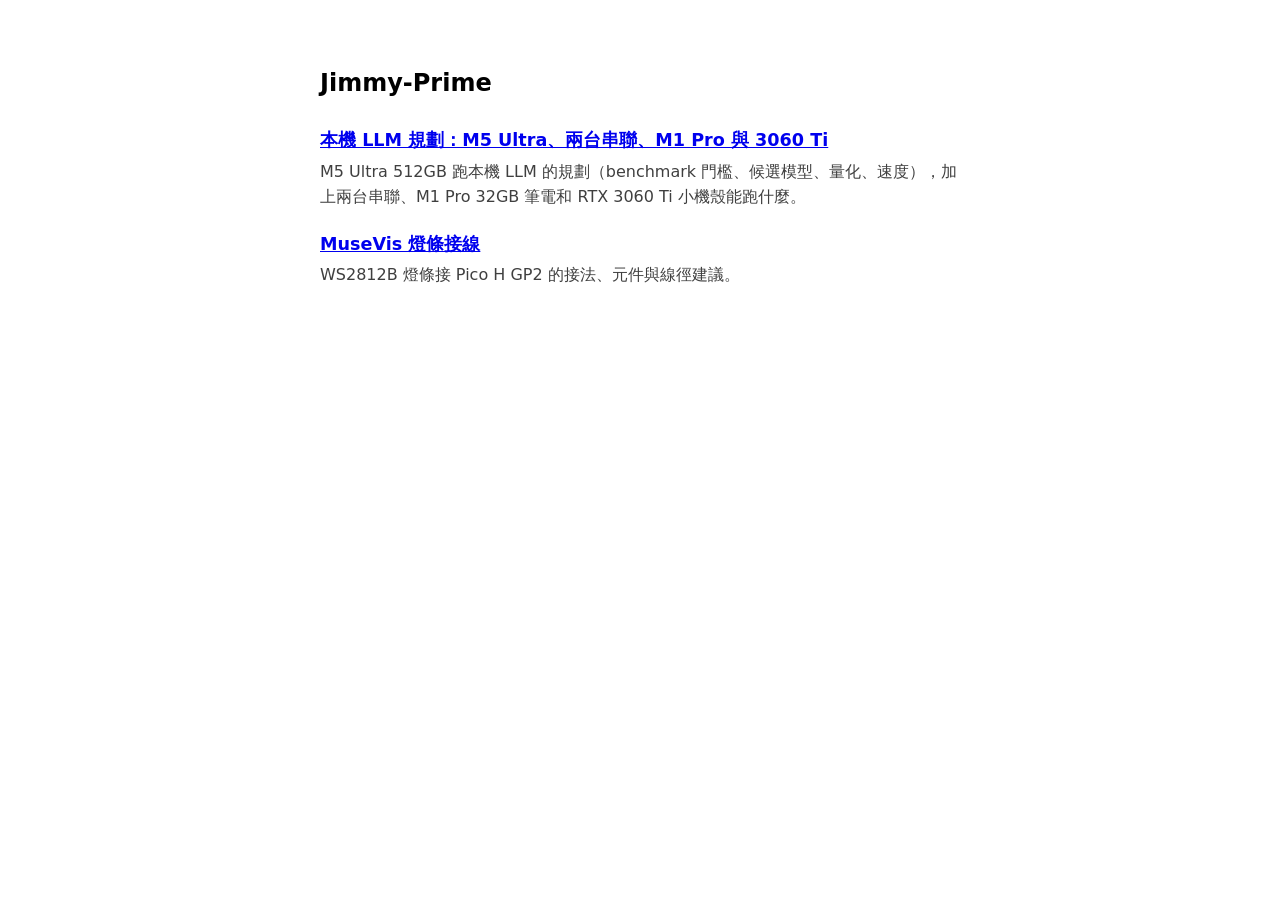
<file: index.html>
<!doctype html>
<html lang="zh-Hant-TW">
<head>
<meta charset="utf-8">
<meta name="viewport" content="width=device-width, initial-scale=1">
<title>Jimmy-Prime</title>
<style>
  :root { color-scheme: light dark; }
  body { font-family: system-ui, -apple-system, "Noto Sans TC", sans-serif; max-width: 640px; margin: 4rem auto; padding: 0 1.25rem; line-height: 1.6; }
  h1 { font-size: 1.5rem; margin-bottom: 1.5rem; }
  ul { list-style: none; padding: 0; }
  li { margin: 0 0 1.25rem; }
  a { font-weight: 600; font-size: 1.1rem; }
  p { margin: .25rem 0 0; opacity: .75; }
</style>
</head>
<body>
<h1>Jimmy-Prime</h1>
<ul>
  <li><a href="local-llm/">本機 LLM 規劃：M5 Ultra、兩台串聯、M1 Pro 與 3060 Ti</a><p>M5 Ultra 512GB 跑本機 LLM 的規劃（benchmark 門檻、候選模型、量化、速度），加上兩台串聯、M1 Pro 32GB 筆電和 RTX 3060 Ti 小機殼能跑什麼。</p></li>
  <li><a href="musevis-wiring/">MuseVis 燈條接線</a><p>WS2812B 燈條接 Pico H GP2 的接法、元件與線徑建議。</p></li>
</ul>
</body>
</html>
</file>
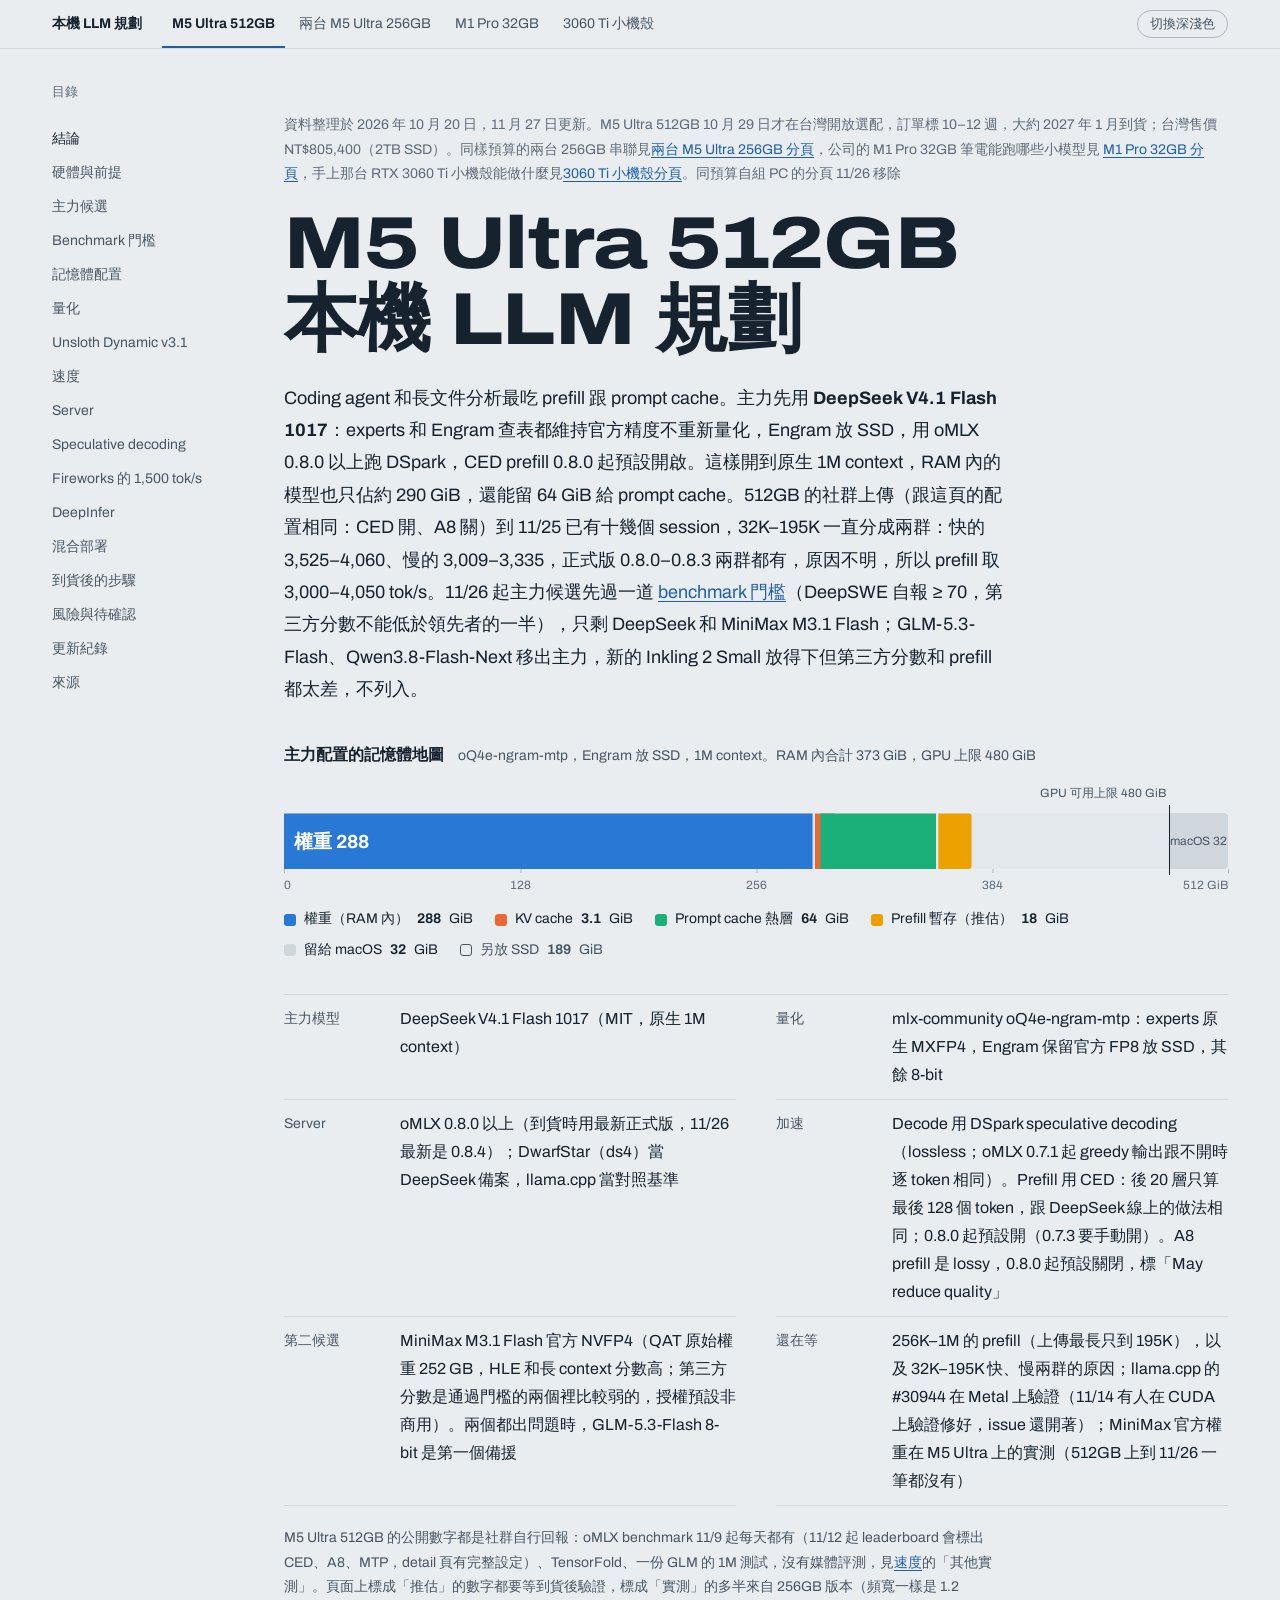
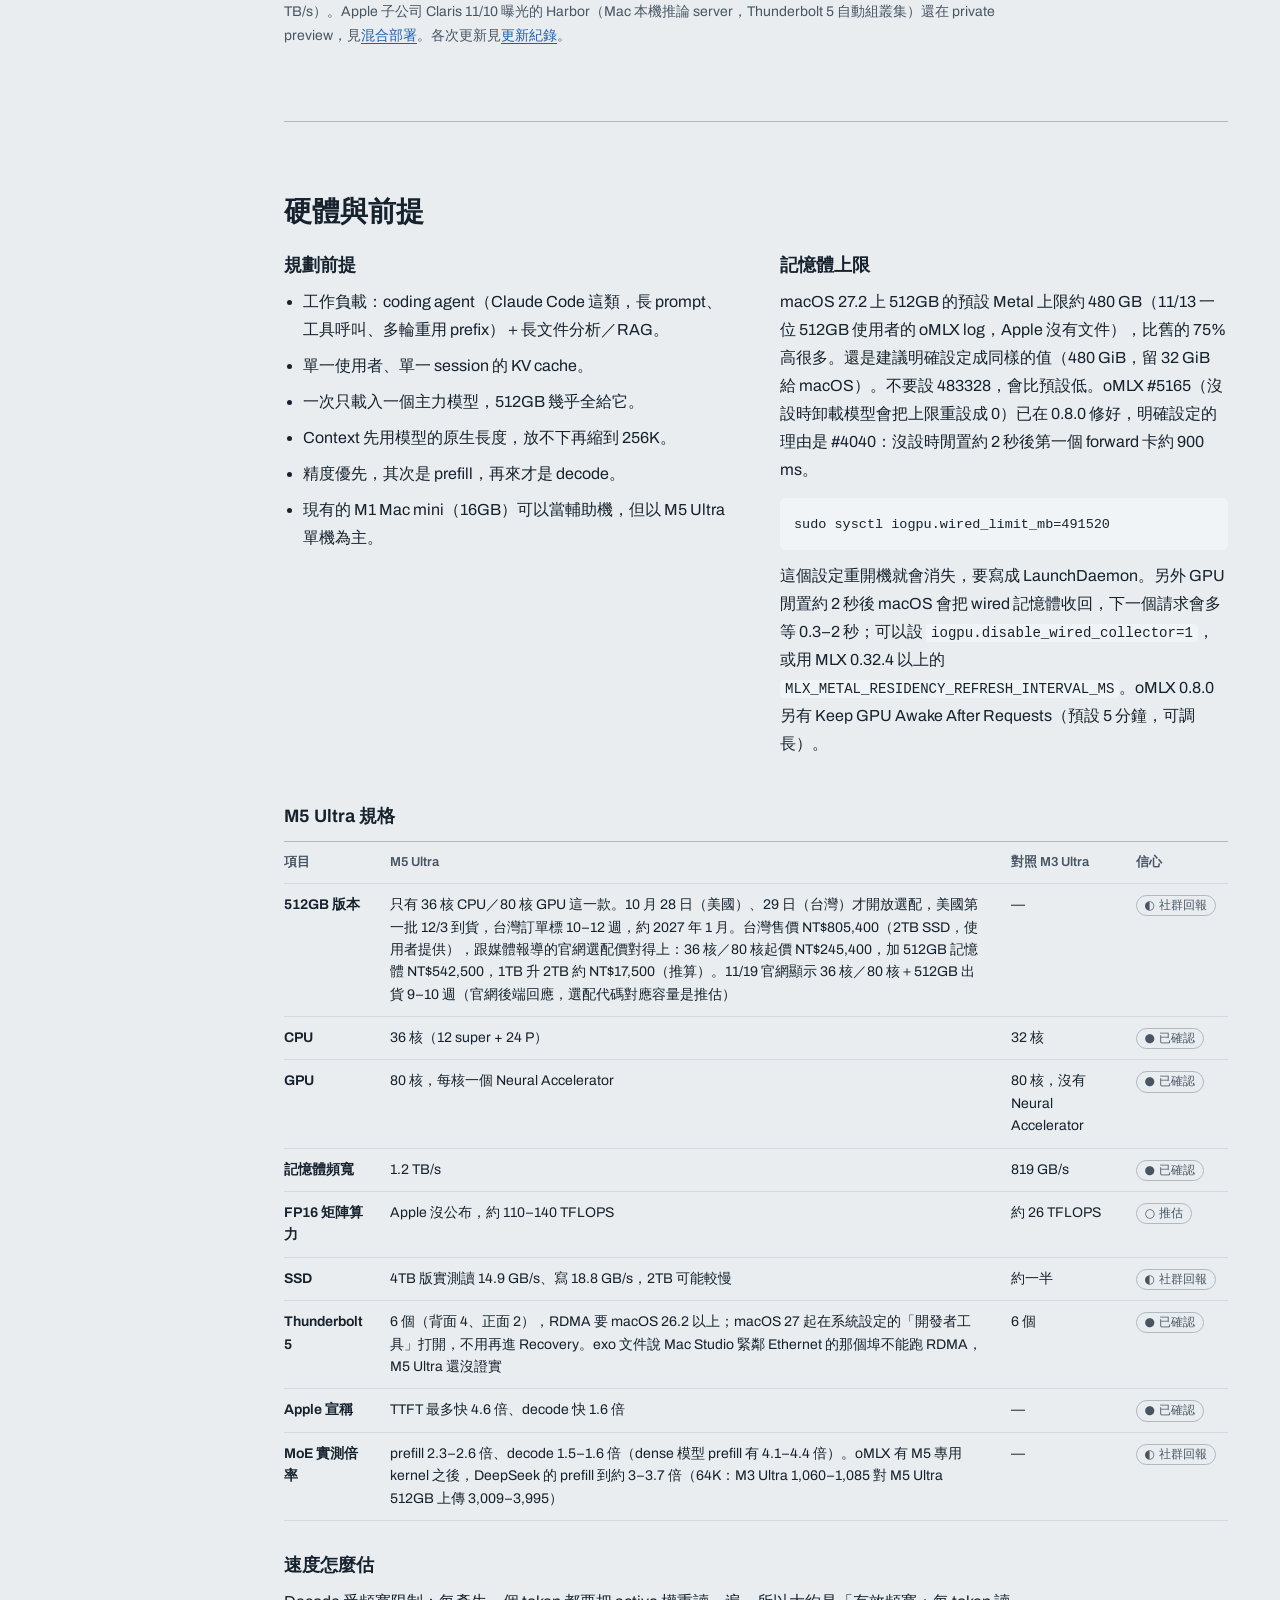
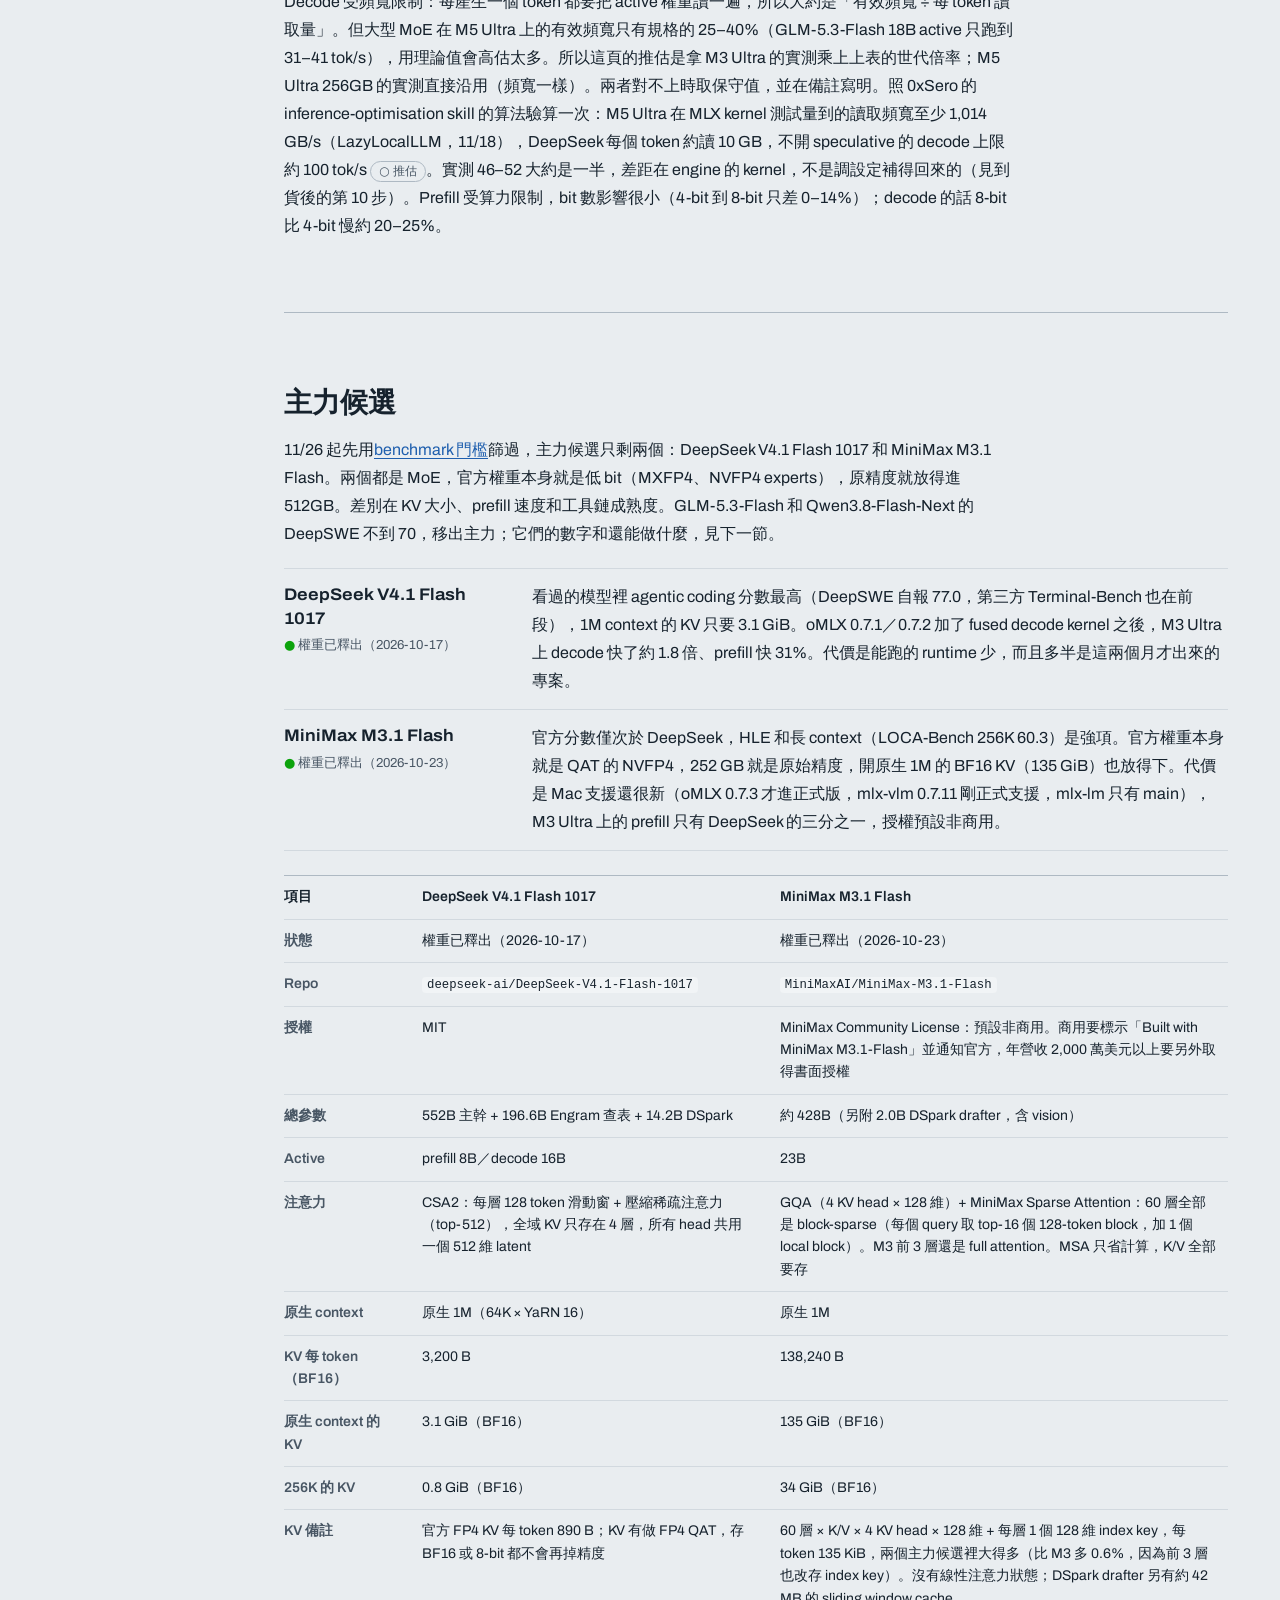
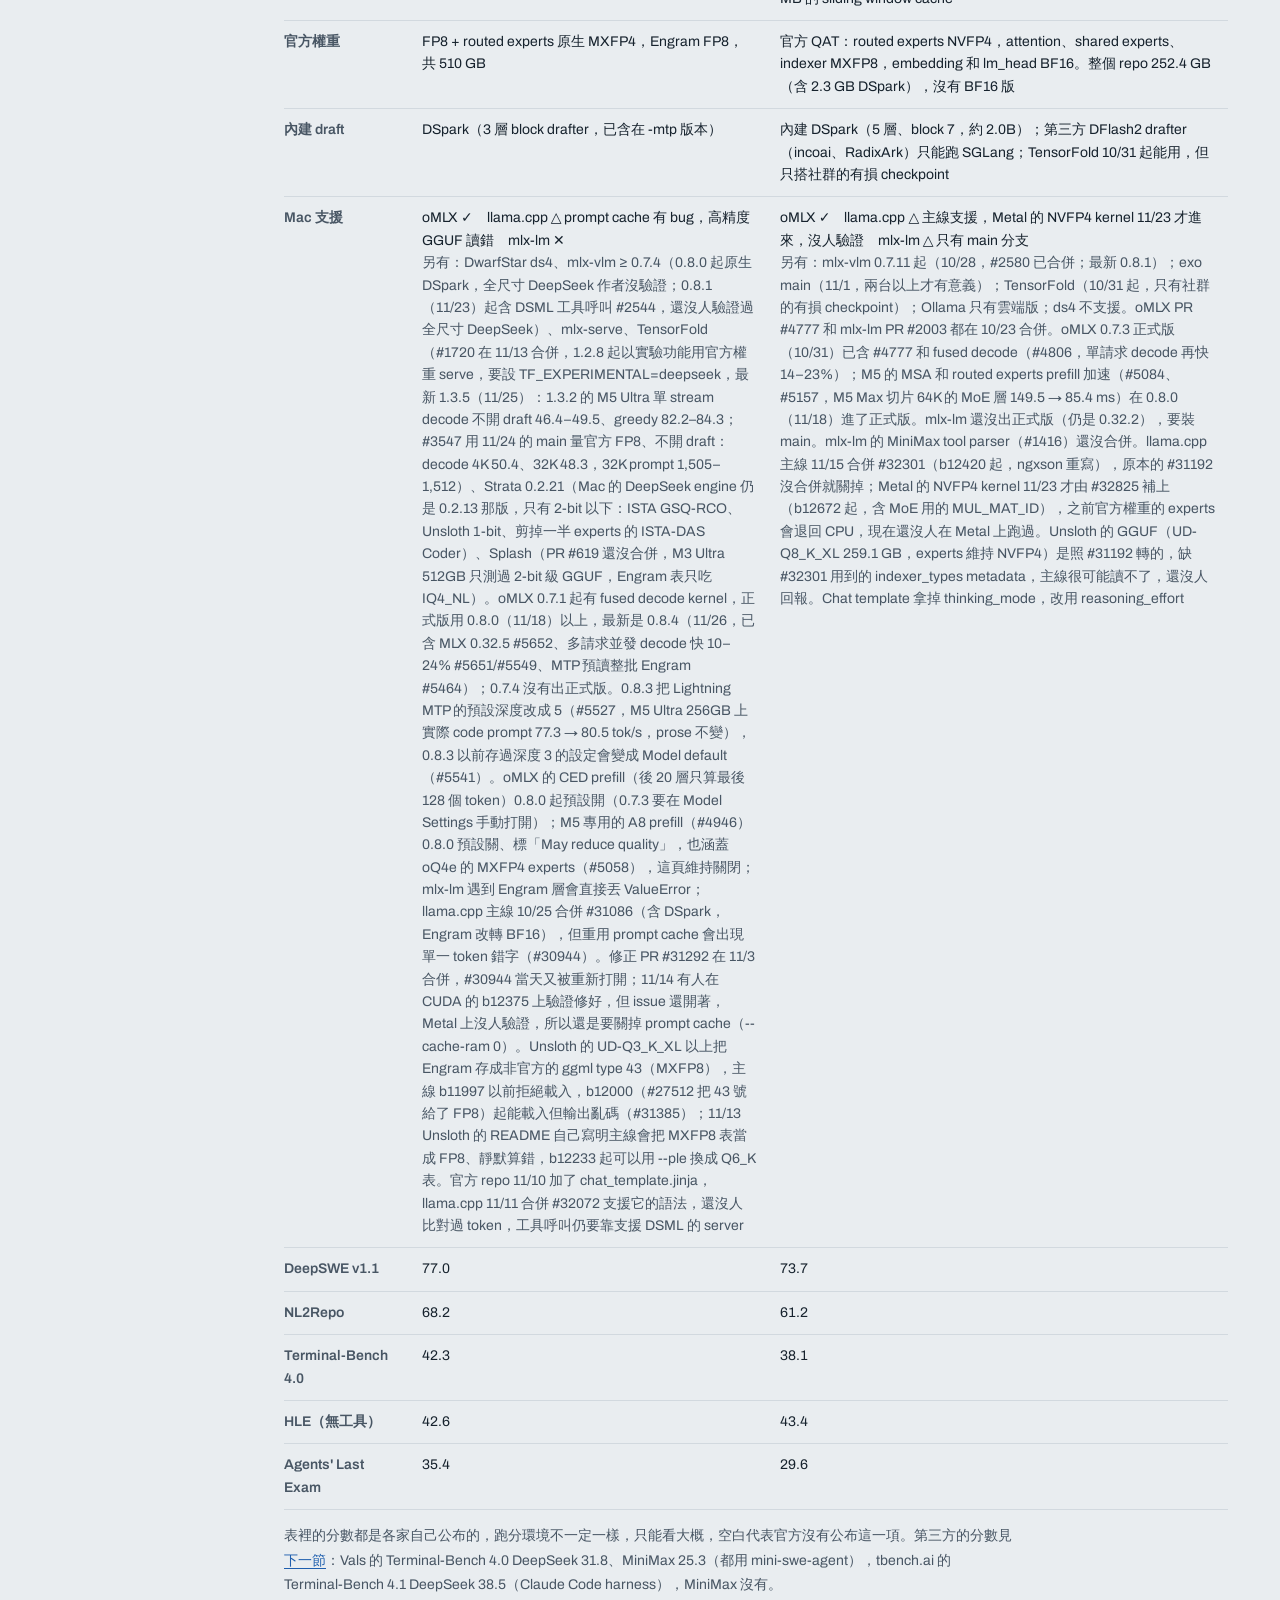
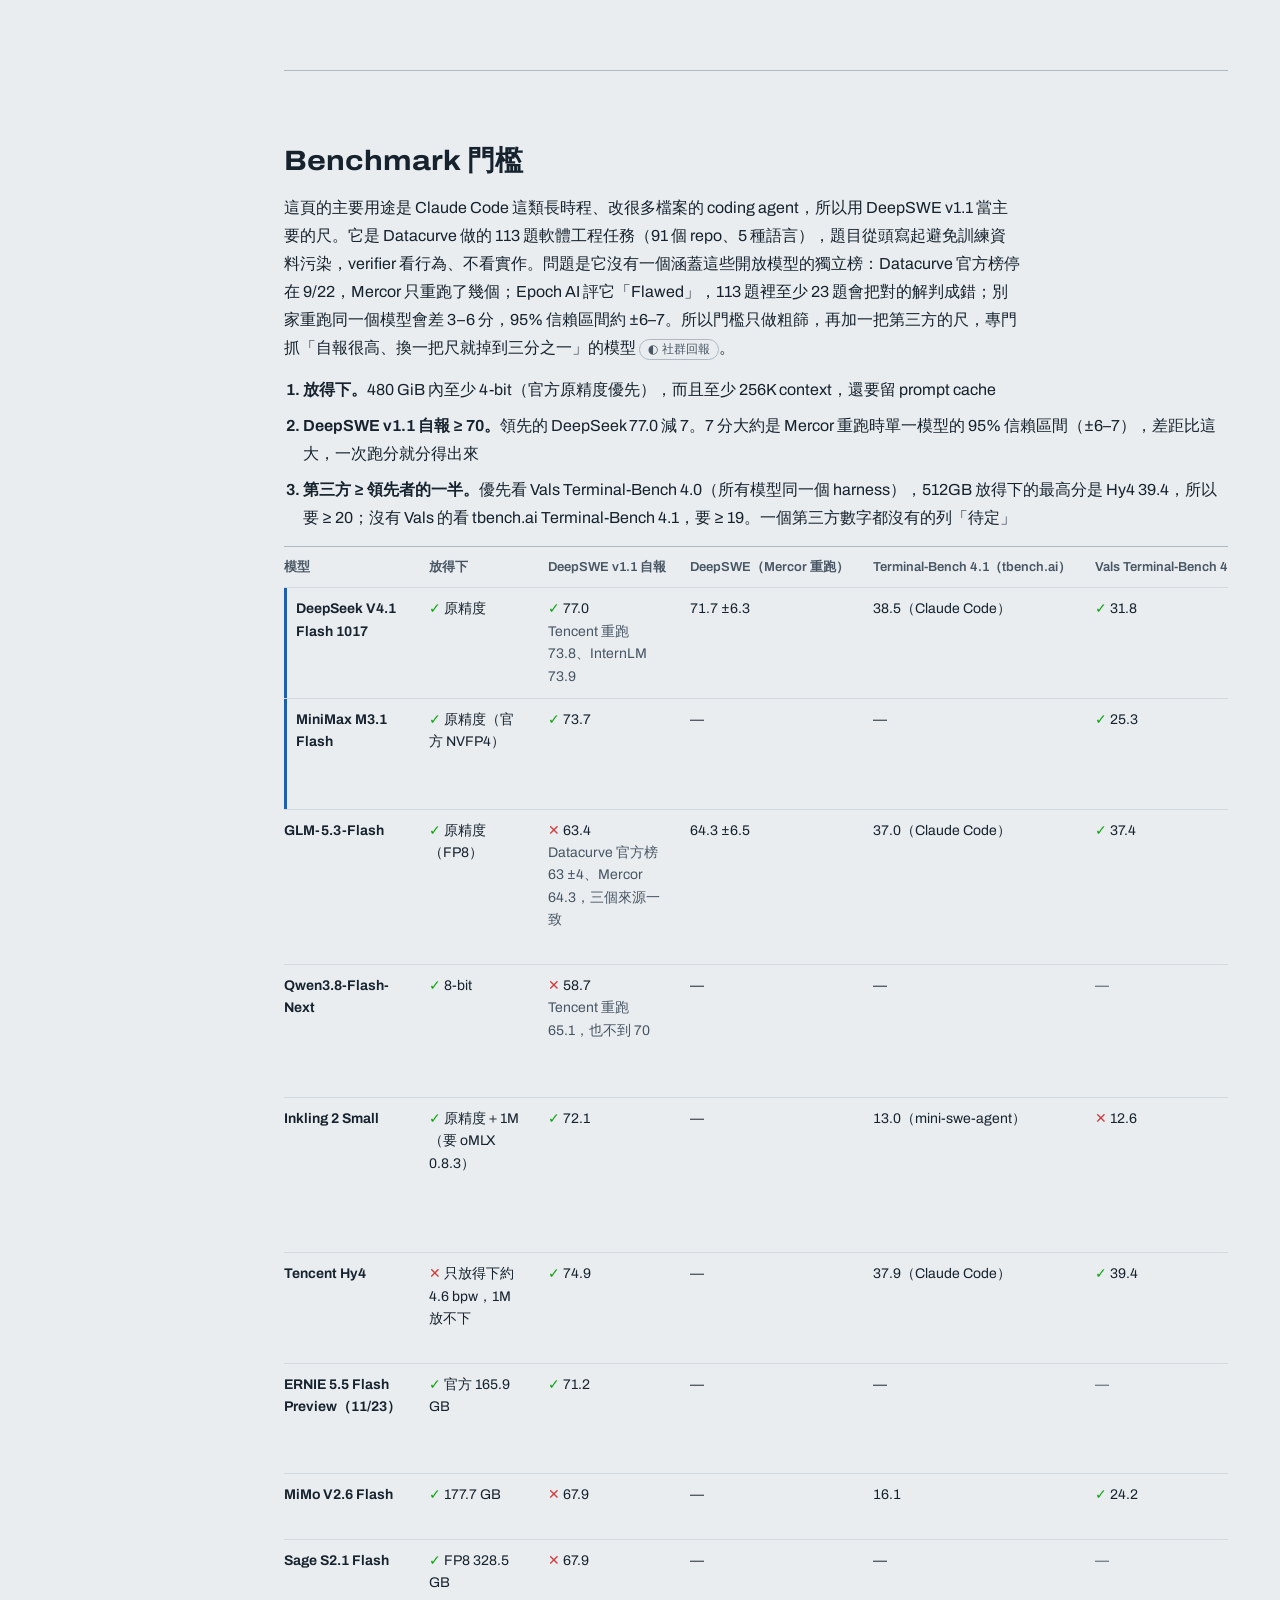
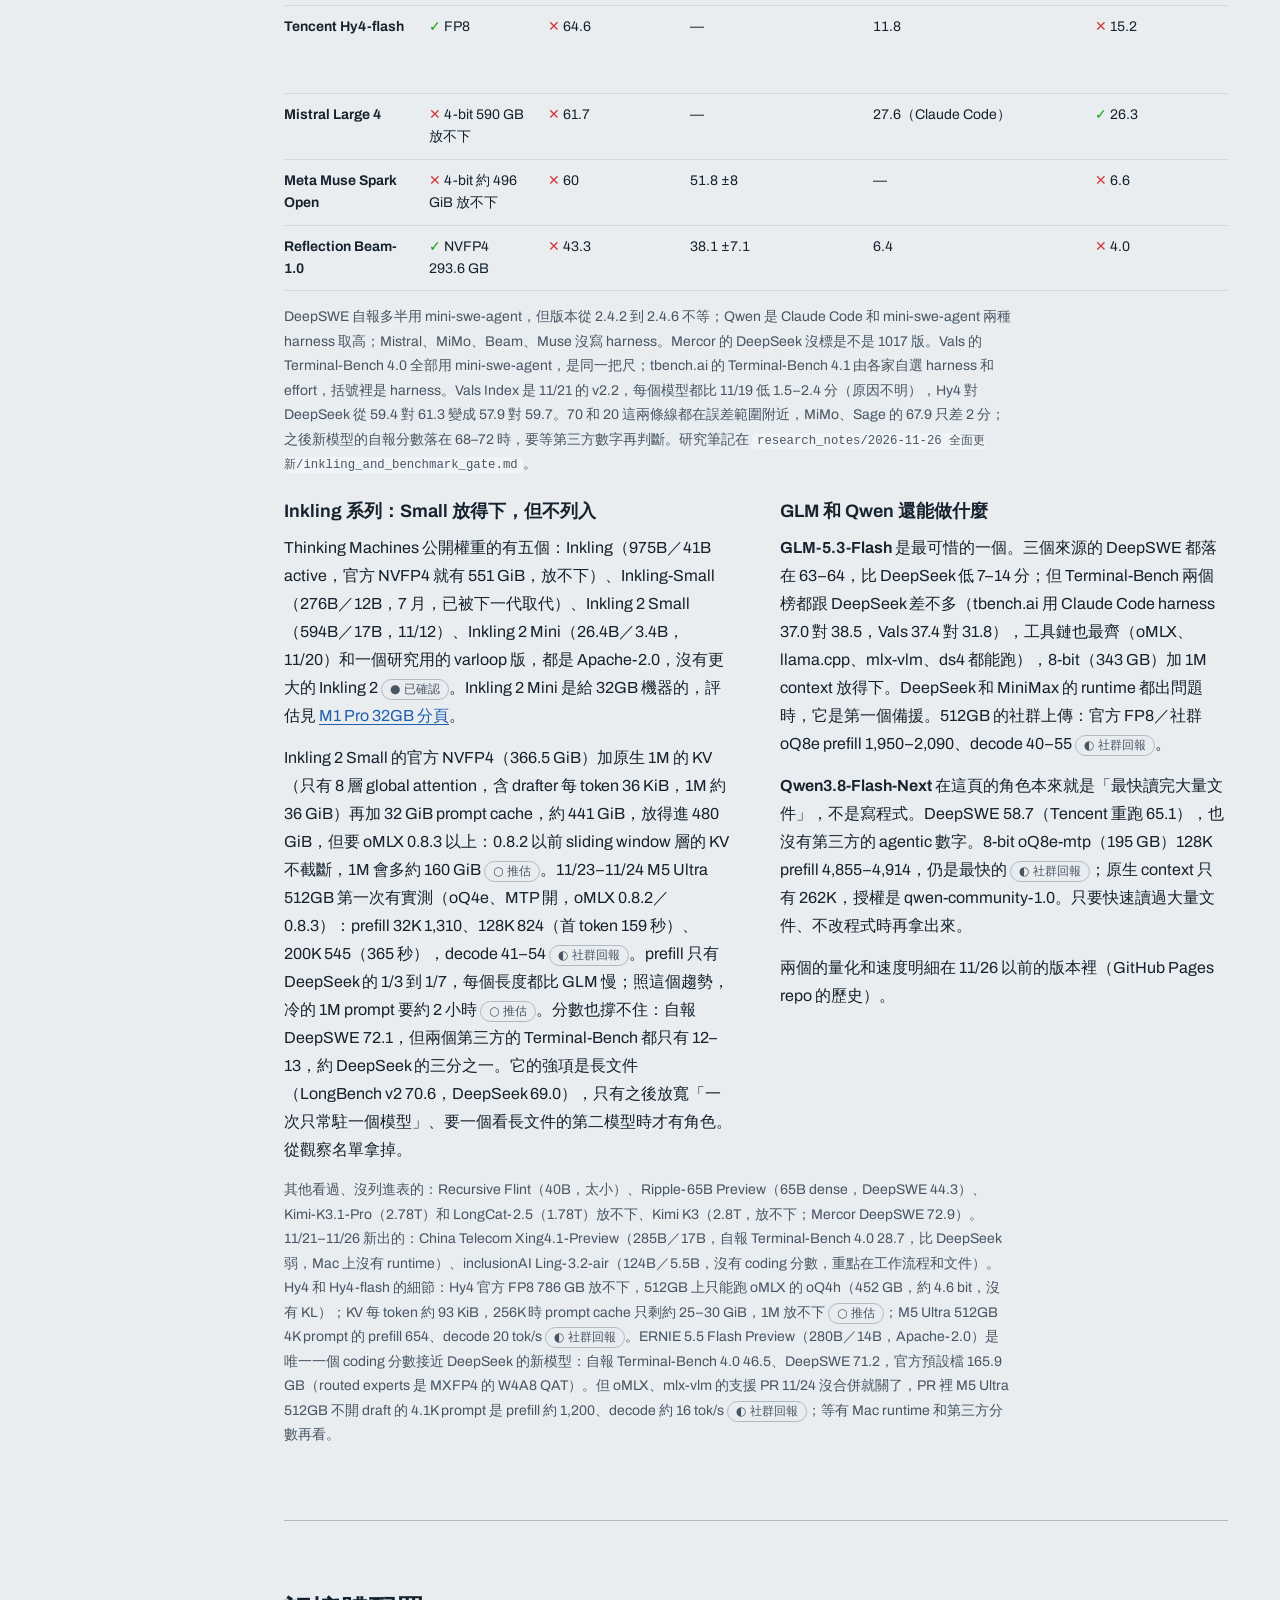
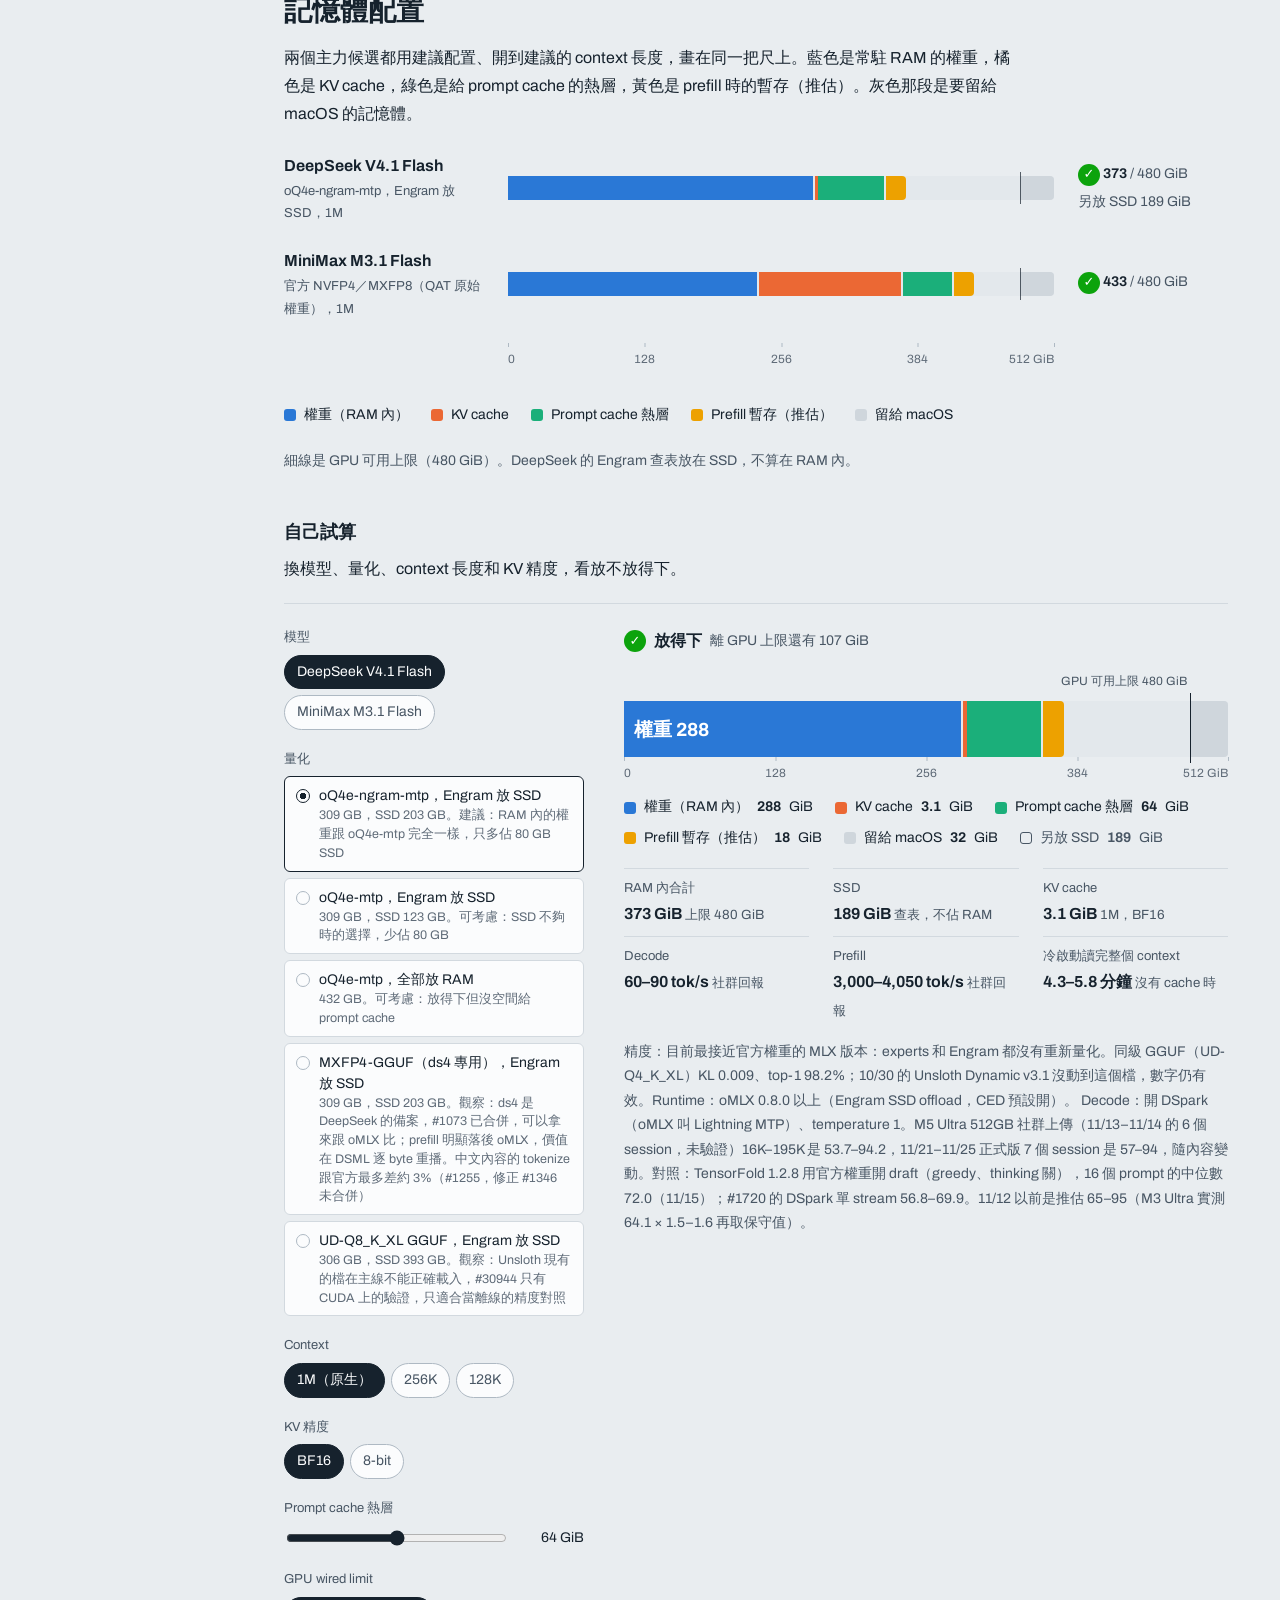
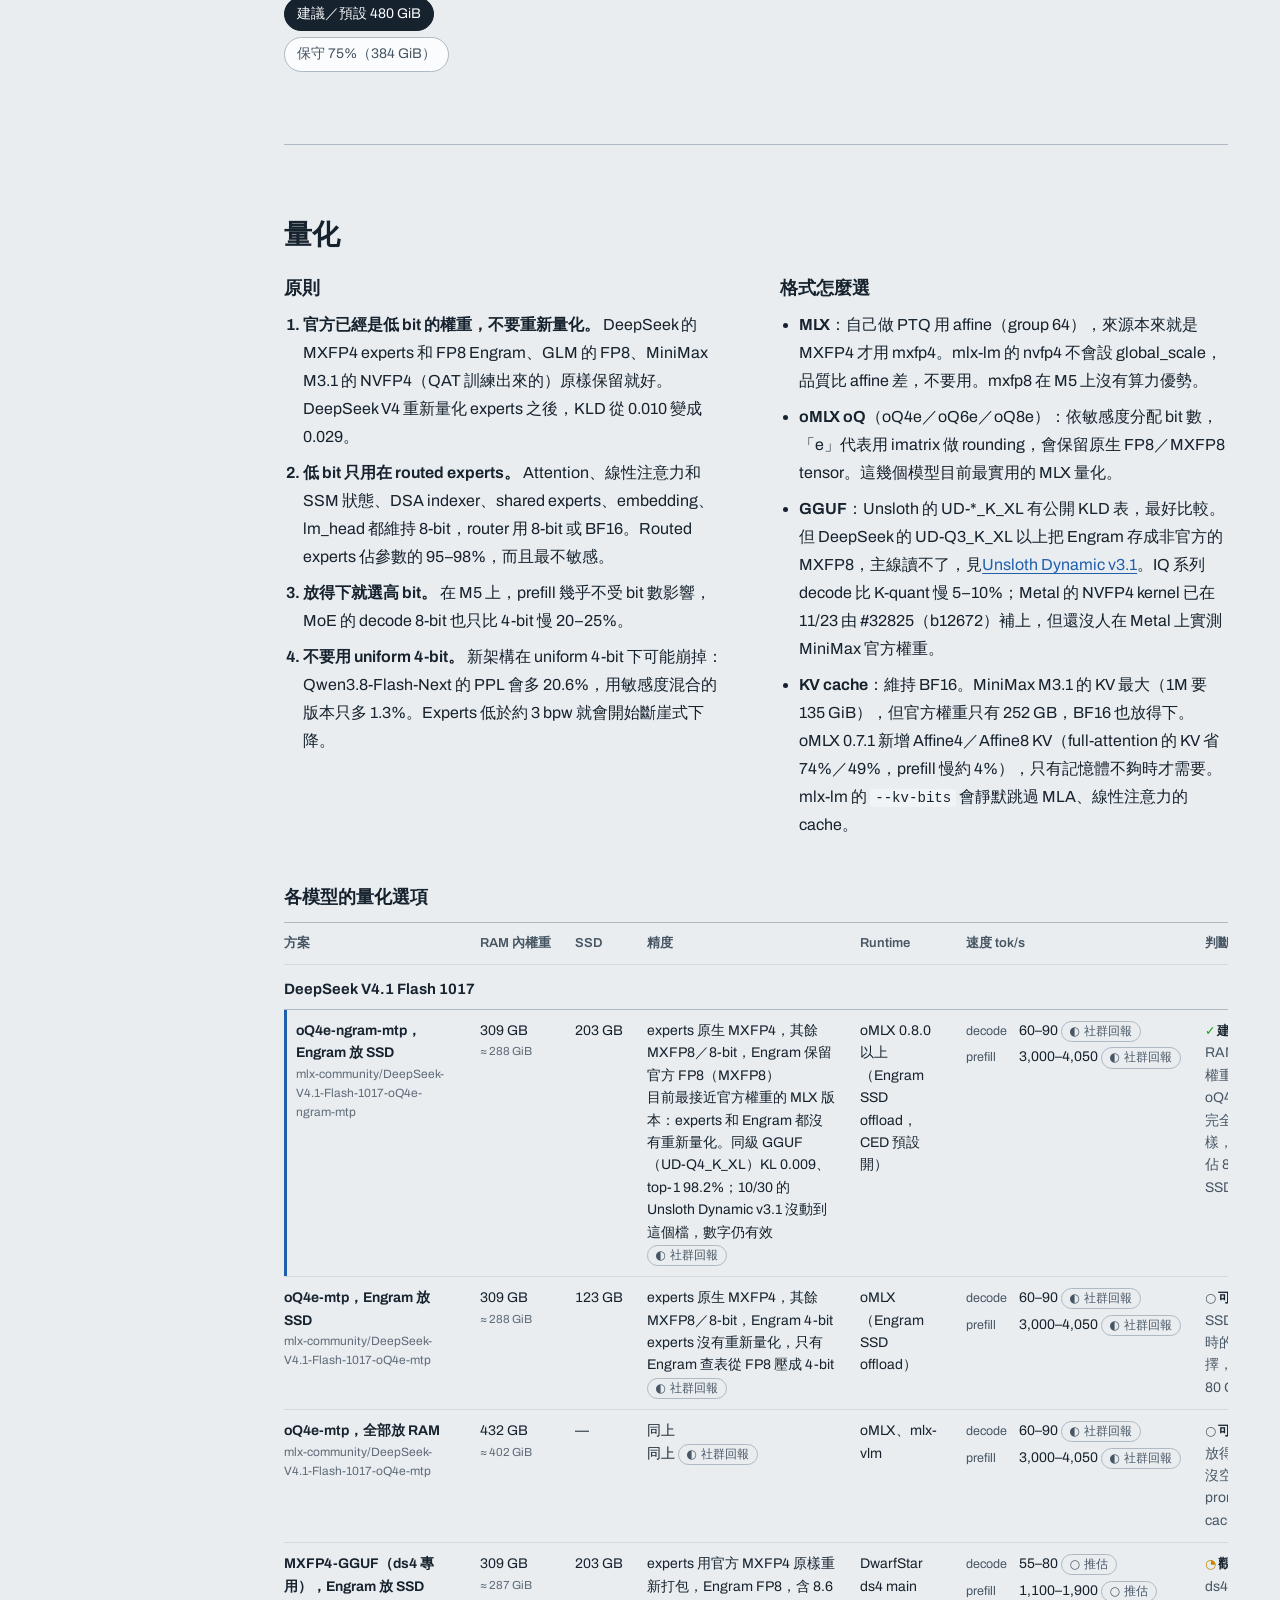
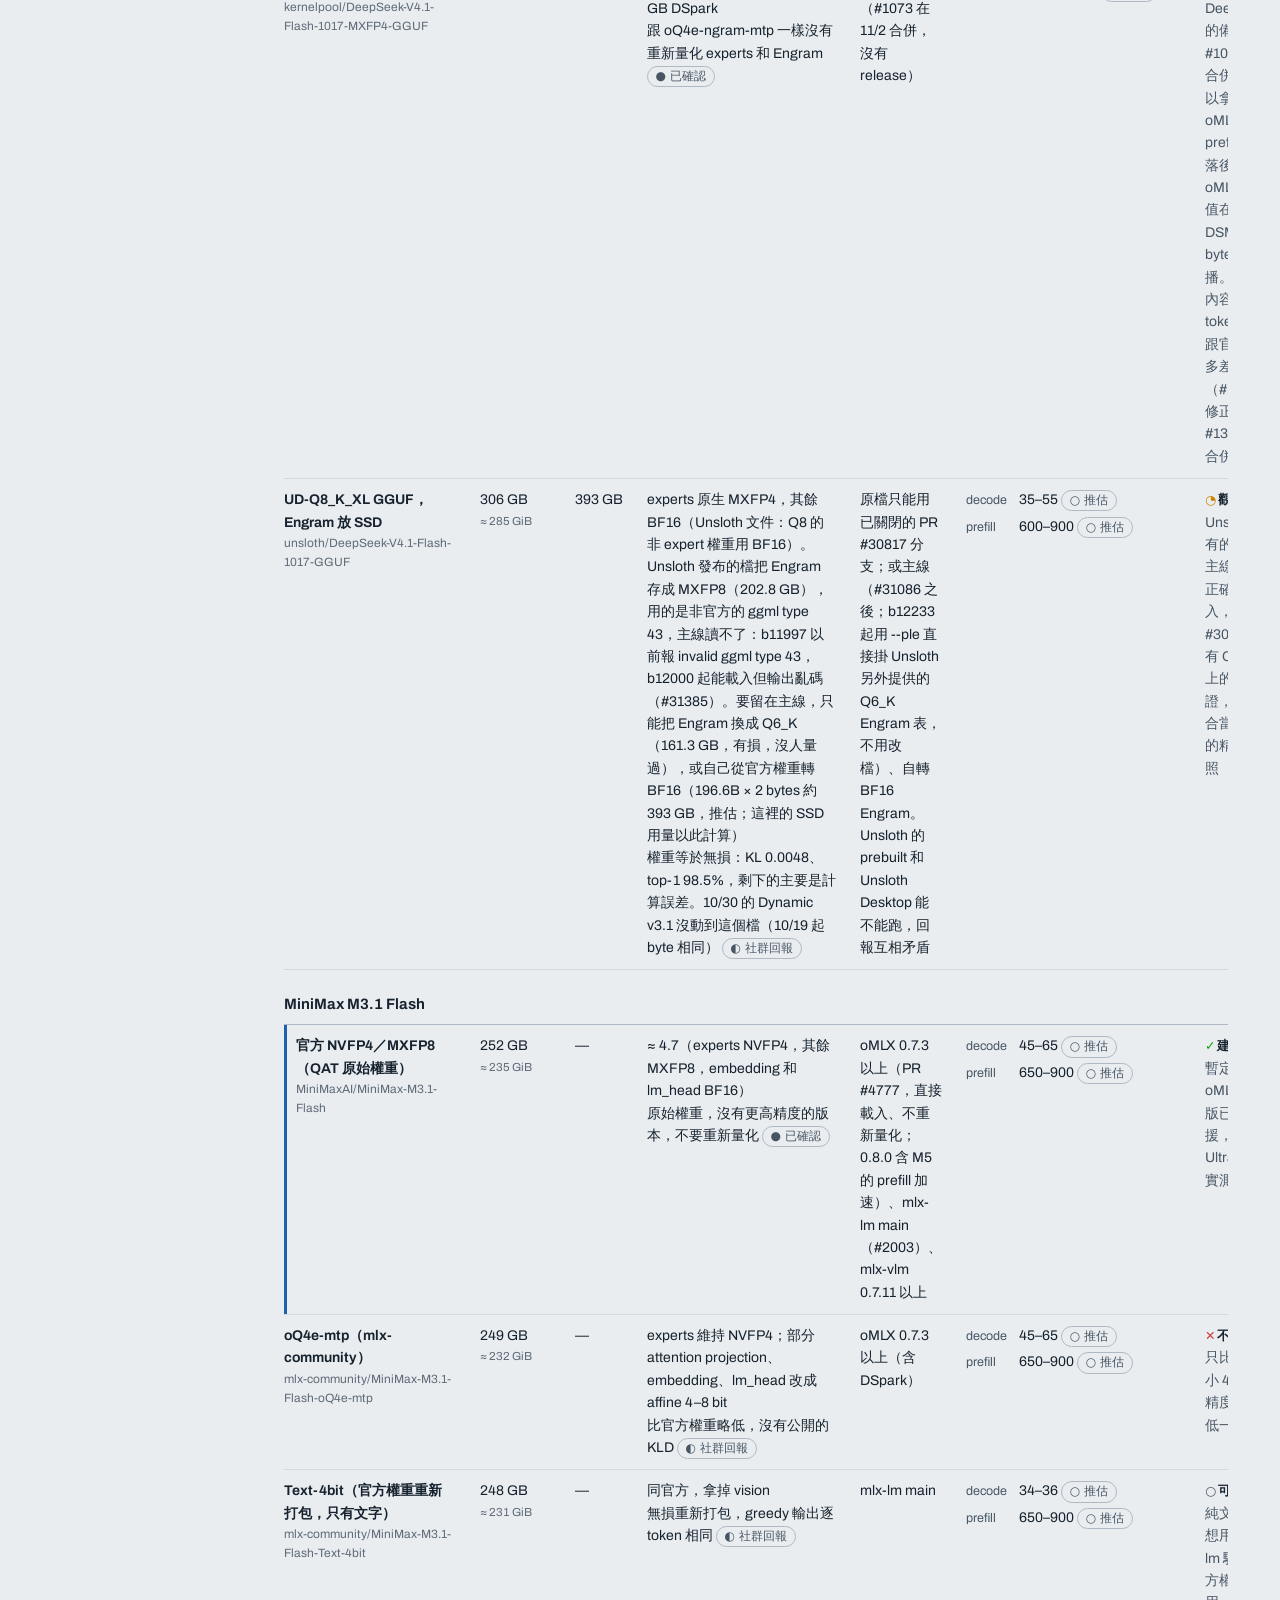
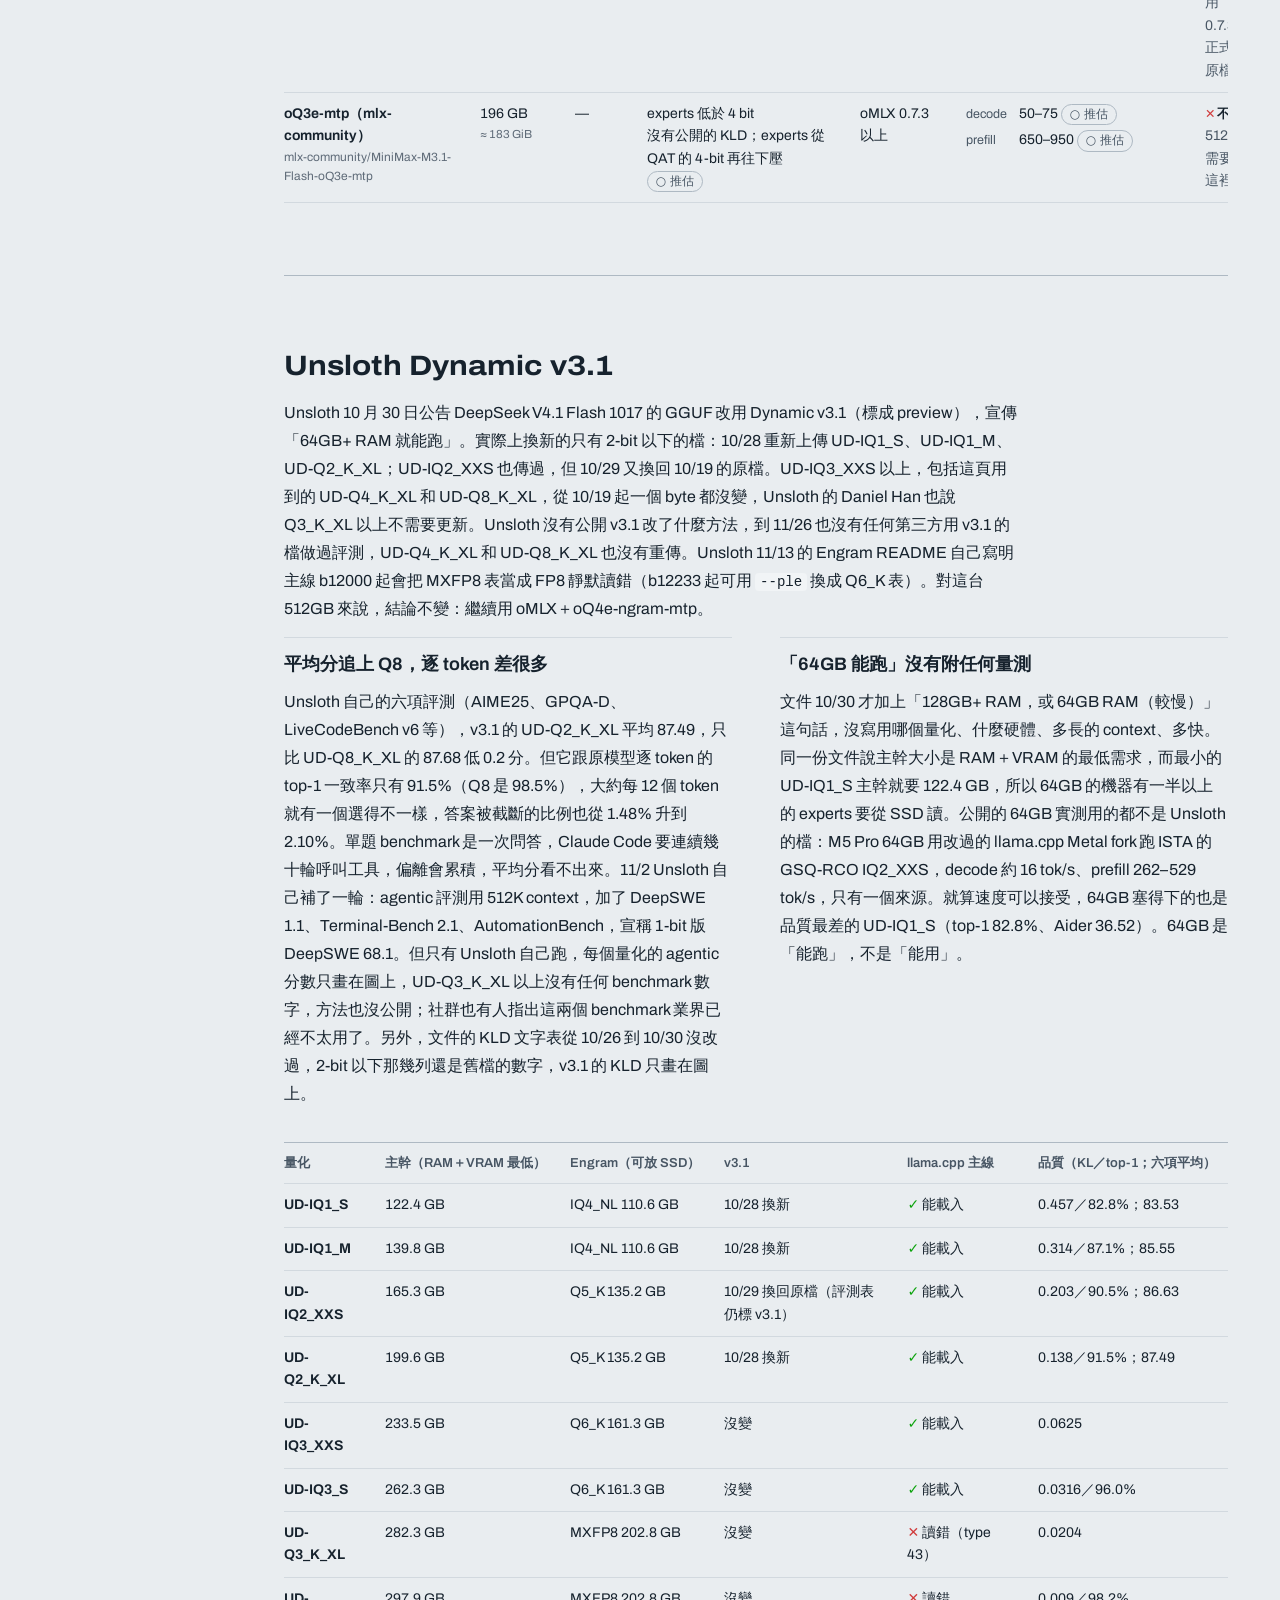
<file: local-llm/index.html>
<!doctype html>
<html lang="zh-Hant-TW">
<head>
<meta charset="utf-8">
<meta name="viewport" content="width=device-width, initial-scale=1">
<title>本機 LLM 規劃：M5 Ultra、兩台串聯、M1 Pro 與 3060 Ti</title>
<meta name="description" content="M5 Ultra 512GB 跑本機 LLM 的規劃：benchmark 門檻、候選模型、量化、server 與速度推估，加上兩台串聯、M1 Pro 32GB 筆電和 RTX 3060 Ti 小機殼能跑什麼。">
<link rel="preconnect" href="https://fonts.googleapis.com">
<link rel="preconnect" href="https://fonts.gstatic.com" crossorigin>
<link rel="stylesheet" href="https://fonts.googleapis.com/css2?family=Archivo:wdth,wght@62..125,400..800&display=swap">
<link rel="stylesheet" href="assets/style.css">
<script>
  try { var t = localStorage.getItem('theme'); if (t) document.documentElement.setAttribute('data-theme', t); } catch (e) {}
</script>
</head>
<body>
<a class="skip" href="#main">跳到內容</a>

<header class="site-tabs">
  <div class="site-tabs-inner">
    <p class="site-name">本機 LLM 規劃</p>
    <div class="tab-list" role="tablist" aria-label="方案">
      <button type="button" role="tab" id="tab-mac" aria-controls="mac" aria-selected="true">M5 Ultra 512GB</button>
      <button type="button" role="tab" id="tab-duo" aria-controls="duo" aria-selected="false" tabindex="-1">兩台 M5 Ultra 256GB</button>
      <button type="button" role="tab" id="tab-m1p" aria-controls="m1p" aria-selected="false" tabindex="-1">M1 Pro 32GB</button>
      <button type="button" role="tab" id="tab-sff" aria-controls="sff" aria-selected="false" tabindex="-1">3060 Ti 小機殼</button>
    </div>
    <button class="theme-toggle" type="button" aria-label="切換深淺色">切換深淺色</button>
  </div>
</header>

<div id="mac" class="tab-panel" role="tabpanel" aria-labelledby="tab-mac">
<div class="layout">
  <nav class="toc" aria-label="M5 Ultra 512GB 目錄">
    <p class="toc-title">目錄</p>
    <ol>
      <li><a href="#summary">結論</a></li>
      <li><a href="#assumptions">硬體與前提</a></li>
      <li><a href="#models">主力候選</a></li>
      <li><a href="#gate">Benchmark 門檻</a></li>
      <li><a href="#memory">記憶體配置</a></li>
      <li><a href="#quant">量化</a></li>
      <li><a href="#unsloth">Unsloth Dynamic v3.1</a></li>
      <li><a href="#speed">速度</a></li>
      <li><a href="#servers">Server</a></li>
      <li><a href="#spec">Speculative decoding</a></li>
      <li><a href="#fireworks">Fireworks 的 1,500 tok/s</a></li>
      <li><a href="#deepinfer">DeepInfer</a></li>
      <li><a href="#hybrid">混合部署</a></li>
      <li><a href="#checklist">到貨後的步驟</a></li>
      <li><a href="#risks">風險與待確認</a></li>
      <li><a href="#changelog">更新紀錄</a></li>
      <li><a href="#sources">來源</a></li>
    </ol>
  </nav>

  <main id="main">

  <header id="summary" class="hero">
    <p class="hero-meta">資料整理於 2026 年 10 月 20 日，<time datetime="2026-11-27">11 月 27 日</time>更新。M5 Ultra 512GB 10 月 29 日才在台灣開放選配，訂單標 10–12 週，大約 2027 年 1 月到貨；台灣售價 NT$805,400（2TB SSD）。同樣預算的兩台 256GB 串聯見<a href="#duo">兩台 M5 Ultra 256GB 分頁</a>，公司的 M1 Pro 32GB 筆電能跑哪些小模型見 <a href="#m1p">M1 Pro 32GB 分頁</a>，手上那台 RTX 3060 Ti 小機殼能做什麼見<a href="#sff">3060 Ti 小機殼分頁</a>。同預算自組 PC 的分頁 11/26 移除</p>
    <h1>M5 Ultra 512GB<br>本機 LLM 規劃</h1>
    <p class="lead">
      Coding agent 和長文件分析最吃 prefill 跟 prompt cache。主力先用 <strong>DeepSeek V4.1 Flash 1017</strong>：experts 和 Engram 查表都維持官方精度不重新量化，Engram 放 SSD，用 oMLX 0.8.0 以上跑 DSpark，CED prefill 0.8.0 起預設開啟。這樣開到原生 1M context，RAM 內的模型也只佔約 290 GiB，還能留 64 GiB 給 prompt cache。512GB 的社群上傳（跟這頁的配置相同：CED 開、A8 關）到 11/25 已有十幾個 session，32K–195K 一直分成兩群：快的 3,525–4,060、慢的 3,009–3,335，正式版 0.8.0–0.8.3 兩群都有，原因不明，所以 prefill 取 3,000–4,050 tok/s。11/26 起主力候選先過一道 <a href="#gate">benchmark 門檻</a>（DeepSWE 自報 ≥ 70，第三方分數不能低於領先者的一半），只剩 DeepSeek 和 MiniMax M3.1 Flash；GLM-5.3-Flash、Qwen3.8-Flash-Next 移出主力，新的 Inkling 2 Small 放得下但第三方分數和 prefill 都太差，不列入。
    </p>

    <figure class="map-figure">
      <figcaption>
        <span class="fig-title">主力配置的記憶體地圖</span>
        <span class="fig-sub" id="hero-map-sub"></span>
      </figcaption>
      <div id="hero-map"></div>
    </figure>

    <dl class="decisions">
      <div><dt>主力模型</dt><dd>DeepSeek V4.1 Flash 1017（MIT，原生 1M context）</dd></div>
      <div><dt>量化</dt><dd>mlx-community oQ4e-ngram-mtp：experts 原生 MXFP4，Engram 保留官方 FP8 放 SSD，其餘 8-bit</dd></div>
      <div><dt>Server</dt><dd>oMLX 0.8.0 以上（到貨時用最新正式版，11/26 最新是 0.8.4）；DwarfStar（ds4）當 DeepSeek 備案，llama.cpp 當對照基準</dd></div>
      <div><dt>加速</dt><dd>Decode 用 DSpark speculative decoding（lossless；oMLX 0.7.1 起 greedy 輸出跟不開時逐 token 相同）。Prefill 用 CED：後 20 層只算最後 128 個 token，跟 DeepSeek 線上的做法相同；0.8.0 起預設開（0.7.3 要手動開）。A8 prefill 是 lossy，0.8.0 起預設關閉，標「May reduce quality」</dd></div>
      <div><dt>第二候選</dt><dd>MiniMax M3.1 Flash 官方 NVFP4（QAT 原始權重 252 GB，HLE 和長 context 分數高；第三方分數是通過門檻的兩個裡比較弱的，授權預設非商用）。兩個都出問題時，GLM-5.3-Flash 8-bit 是第一個備援</dd></div>
      <div><dt>還在等</dt><dd>256K–1M 的 prefill（上傳最長只到 195K），以及 32K–195K 快、慢兩群的原因；llama.cpp 的 #30944 在 Metal 上驗證（11/14 有人在 CUDA 上驗證修好，issue 還開著）；MiniMax 官方權重在 M5 Ultra 上的實測（512GB 上到 11/26 一筆都沒有）</dd></div>
    </dl>
    <p class="note">M5 Ultra 512GB 的公開數字都是社群自行回報：oMLX benchmark 11/9 起每天都有（11/12 起 leaderboard 會標出 CED、A8、MTP，detail 頁有完整設定）、TensorFold、一份 GLM 的 1M 測試，沒有媒體評測，見<a href="#speed">速度</a>的「其他實測」。頁面上標成「推估」的數字都要等到貨後驗證，標成「實測」的多半來自 256GB 版本（頻寬一樣是 1.2 TB/s）。Apple 子公司 Claris 11/10 曝光的 Harbor（Mac 本機推論 server，Thunderbolt 5 自動組叢集）還在 private preview，見<a href="#hybrid">混合部署</a>。各次更新見<a href="#changelog">更新紀錄</a>。</p>
  </header>

  <section id="assumptions">
    <h2>硬體與前提</h2>

    <div class="cols">
      <div>
        <h3>規劃前提</h3>
        <ul class="plain">
          <li>工作負載：coding agent（Claude Code 這類，長 prompt、工具呼叫、多輪重用 prefix）＋長文件分析／RAG。</li>
          <li>單一使用者、單一 session 的 KV cache。</li>
          <li>一次只載入一個主力模型，512GB 幾乎全給它。</li>
          <li>Context 先用模型的原生長度，放不下再縮到 256K。</li>
          <li>精度優先，其次是 prefill，再來才是 decode。</li>
          <li>現有的 M1 Mac mini（16GB）可以當輔助機，但以 M5 Ultra 單機為主。</li>
        </ul>
      </div>
      <div>
        <h3>記憶體上限</h3>
        <p>macOS 27.2 上 512GB 的預設 Metal 上限約 480 GB（11/13 一位 512GB 使用者的 oMLX log，Apple 沒有文件），比舊的 75% 高很多。還是建議明確設定成同樣的值（480 GiB，留 32 GiB 給 macOS）。不要設 483328，會比預設低。oMLX #5165（沒設時卸載模型會把上限重設成 0）已在 0.8.0 修好，明確設定的理由是 #4040：沒設時閒置約 2 秒後第一個 forward 卡約 900 ms。</p>
        <pre><code>sudo sysctl iogpu.wired_limit_mb=491520</code></pre>
        <p>這個設定重開機就會消失，要寫成 LaunchDaemon。另外 GPU 閒置約 2 秒後 macOS 會把 wired 記憶體收回，下一個請求會多等 0.3–2 秒；可以設 <code>iogpu.disable_wired_collector=1</code>，或用 MLX 0.32.4 以上的 <code>MLX_METAL_RESIDENCY_REFRESH_INTERVAL_MS</code>。oMLX 0.8.0 另有 Keep GPU Awake After Requests（預設 5 分鐘，可調長）。</p>
      </div>
    </div>

    <h3>M5 Ultra 規格</h3>
    <div class="table-wrap">
      <table class="spec">
        <thead><tr><th scope="col">項目</th><th scope="col">M5 Ultra</th><th scope="col">對照 M3 Ultra</th><th scope="col">信心</th></tr></thead>
        <tbody>
          <tr><th scope="row">512GB 版本</th><td>只有 36 核 CPU／80 核 GPU 這一款。10 月 28 日（美國）、29 日（台灣）才開放選配，美國第一批 12/3 到貨，台灣訂單標 10–12 週，約 2027 年 1 月。台灣售價 NT$805,400（2TB SSD，使用者提供），跟媒體報導的官網選配價對得上：36 核／80 核起價 NT$245,400，加 512GB 記憶體 NT$542,500，1TB 升 2TB 約 NT$17,500（推算）。11/19 官網顯示 36 核／80 核＋512GB 出貨 9–10 週（官網後端回應，選配代碼對應容量是推估）</td><td>—</td><td><span class="conf" data-c="r">社群回報</span></td></tr>
          <tr><th scope="row">CPU</th><td>36 核（12 super + 24 P）</td><td>32 核</td><td><span class="conf" data-c="c">已確認</span></td></tr>
          <tr><th scope="row">GPU</th><td>80 核，每核一個 Neural Accelerator</td><td>80 核，沒有 Neural Accelerator</td><td><span class="conf" data-c="c">已確認</span></td></tr>
          <tr><th scope="row">記憶體頻寬</th><td>1.2 TB/s</td><td>819 GB/s</td><td><span class="conf" data-c="c">已確認</span></td></tr>
          <tr><th scope="row">FP16 矩陣算力</th><td>Apple 沒公布，約 110–140 TFLOPS</td><td>約 26 TFLOPS</td><td><span class="conf" data-c="e">推估</span></td></tr>
          <tr><th scope="row">SSD</th><td>4TB 版實測讀 14.9 GB/s、寫 18.8 GB/s，2TB 可能較慢</td><td>約一半</td><td><span class="conf" data-c="r">社群回報</span></td></tr>
          <tr><th scope="row">Thunderbolt 5</th><td>6 個（背面 4、正面 2），RDMA 要 macOS 26.2 以上；macOS 27 起在系統設定的「開發者工具」打開，不用再進 Recovery。exo 文件說 Mac Studio 緊鄰 Ethernet 的那個埠不能跑 RDMA，M5 Ultra 還沒證實</td><td>6 個</td><td><span class="conf" data-c="c">已確認</span></td></tr>
          <tr><th scope="row">Apple 宣稱</th><td>TTFT 最多快 4.6 倍、decode 快 1.6 倍</td><td>—</td><td><span class="conf" data-c="c">已確認</span></td></tr>
          <tr><th scope="row">MoE 實測倍率</th><td>prefill 2.3–2.6 倍、decode 1.5–1.6 倍（dense 模型 prefill 有 4.1–4.4 倍）。oMLX 有 M5 專用 kernel 之後，DeepSeek 的 prefill 到約 3–3.7 倍（64K：M3 Ultra 1,060–1,085 對 M5 Ultra 512GB 上傳 3,009–3,995）</td><td>—</td><td><span class="conf" data-c="r">社群回報</span></td></tr>
        </tbody>
      </table>
    </div>

    <h3>速度怎麼估</h3>
    <p class="measure">Decode 受頻寬限制：每產生一個 token 都要把 active 權重讀一遍，所以大約是「有效頻寬 ÷ 每 token 讀取量」。但大型 MoE 在 M5 Ultra 上的有效頻寬只有規格的 25–40%（GLM-5.3-Flash 18B active 只跑到 31–41 tok/s），用理論值會高估太多。所以這頁的推估是拿 M3 Ultra 的實測乘上上表的世代倍率；M5 Ultra 256GB 的實測直接沿用（頻寬一樣）。兩者對不上時取保守值，並在備註寫明。照 0xSero 的 inference-optimisation skill 的算法驗算一次：M5 Ultra 在 MLX kernel 測試量到的讀取頻寬至少 1,014 GB/s（LazyLocalLLM，11/18），DeepSeek 每個 token 約讀 10 GB，不開 speculative 的 decode 上限約 100 tok/s <span class="conf" data-c="e">推估</span>。實測 46–52 大約是一半，差距在 engine 的 kernel，不是調設定補得回來的（見到貨後的第 10 步）。Prefill 受算力限制，bit 數影響很小（4-bit 到 8-bit 只差 0–14%）；decode 的話 8-bit 比 4-bit 慢約 20–25%。</p>
  </section>

  <section id="models">
    <h2>主力候選</h2>
    <p class="measure">11/26 起先用<a href="#gate">benchmark 門檻</a>篩過，主力候選只剩兩個：DeepSeek V4.1 Flash 1017 和 MiniMax M3.1 Flash。兩個都是 MoE，官方權重本身就是低 bit（MXFP4、NVFP4 experts），原精度就放得進 512GB。差別在 KV 大小、prefill 速度和工具鏈成熟度。GLM-5.3-Flash 和 Qwen3.8-Flash-Next 的 DeepSWE 不到 70，移出主力；它們的數字和還能做什麼，見下一節。</p>
    <div class="model-cards" id="model-cards"></div>
    <div class="table-wrap">
      <table class="compare" id="model-table"></table>
    </div>
    <p class="note">表裡的分數都是各家自己公布的，跑分環境不一定一樣，只能看大概，空白代表官方沒有公布這一項。第三方的分數見<a href="#gate">下一節</a>：Vals 的 Terminal-Bench 4.0 DeepSeek 31.8、MiniMax 25.3（都用 mini-swe-agent），tbench.ai 的 Terminal-Bench 4.1 DeepSeek 38.5（Claude Code harness），MiniMax 沒有。</p>
  </section>

  <section id="gate">
    <h2>Benchmark 門檻</h2>
    <p class="measure">這頁的主要用途是 Claude Code 這類長時程、改很多檔案的 coding agent，所以用 DeepSWE v1.1 當主要的尺。它是 Datacurve 做的 113 題軟體工程任務（91 個 repo、5 種語言），題目從頭寫起避免訓練資料污染，verifier 看行為、不看實作。問題是它沒有一個涵蓋這些開放模型的獨立榜：Datacurve 官方榜停在 9/22，Mercor 只重跑了幾個；Epoch AI 評它「Flawed」，113 題裡至少 23 題會把對的解判成錯；別家重跑同一個模型會差 3–6 分，95% 信賴區間約 ±6–7。所以門檻只做粗篩，再加一把第三方的尺，專門抓「自報很高、換一把尺就掉到三分之一」的模型 <span class="conf" data-c="r">社群回報</span>。</p>
    <ol class="principles" id="gate-rules"></ol>
    <div class="table-wrap">
      <table class="hybrid gate" id="gate-table"></table>
    </div>
    <p class="note">DeepSWE 自報多半用 mini-swe-agent，但版本從 2.4.2 到 2.4.6 不等；Qwen 是 Claude Code 和 mini-swe-agent 兩種 harness 取高；Mistral、MiMo、Beam、Muse 沒寫 harness。Mercor 的 DeepSeek 沒標是不是 1017 版。Vals 的 Terminal-Bench 4.0 全部用 mini-swe-agent，是同一把尺；tbench.ai 的 Terminal-Bench 4.1 由各家自選 harness 和 effort，括號裡是 harness。Vals Index 是 11/21 的 v2.2，每個模型都比 11/19 低 1.5–2.4 分（原因不明），Hy4 對 DeepSeek 從 59.4 對 61.3 變成 57.9 對 59.7。70 和 20 這兩條線都在誤差範圍附近，MiMo、Sage 的 67.9 只差 2 分；之後新模型的自報分數落在 68–72 時，要等第三方數字再判斷。研究筆記在 <code>research_notes/2026-11-26 全面更新/inkling_and_benchmark_gate.md</code>。</p>

    <div class="cols">
      <div>
        <h3>Inkling 系列：Small 放得下，但不列入</h3>
        <p>Thinking Machines 公開權重的有五個：Inkling（975B／41B active，官方 NVFP4 就有 551 GiB，放不下）、Inkling-Small（276B／12B，7 月，已被下一代取代）、Inkling 2 Small（594B／17B，11/12）、Inkling 2 Mini（26.4B／3.4B，11/20）和一個研究用的 varloop 版，都是 Apache-2.0，沒有更大的 Inkling 2 <span class="conf" data-c="c">已確認</span>。Inkling 2 Mini 是給 32GB 機器的，評估見 <a href="#m1p">M1 Pro 32GB 分頁</a>。</p>
        <p>Inkling 2 Small 的官方 NVFP4（366.5 GiB）加原生 1M 的 KV（只有 8 層 global attention，含 drafter 每 token 36 KiB，1M 約 36 GiB）再加 32 GiB prompt cache，約 441 GiB，放得進 480 GiB，但要 oMLX 0.8.3 以上：0.8.2 以前 sliding window 層的 KV 不截斷，1M 會多約 160 GiB <span class="conf" data-c="e">推估</span>。11/23–11/24 M5 Ultra 512GB 第一次有實測（oQ4e、MTP 開，oMLX 0.8.2／0.8.3）：prefill 32K 1,310、128K 824（首 token 159 秒）、200K 545（365 秒），decode 41–54 <span class="conf" data-c="r">社群回報</span>。prefill 只有 DeepSeek 的 1/3 到 1/7，每個長度都比 GLM 慢；照這個趨勢，冷的 1M prompt 要約 2 小時 <span class="conf" data-c="e">推估</span>。分數也撐不住：自報 DeepSWE 72.1，但兩個第三方的 Terminal-Bench 都只有 12–13，約 DeepSeek 的三分之一。它的強項是長文件（LongBench v2 70.6，DeepSeek 69.0），只有之後放寬「一次只常駐一個模型」、要一個看長文件的第二模型時才有角色。從觀察名單拿掉。</p>
      </div>
      <div>
        <h3>GLM 和 Qwen 還能做什麼</h3>
        <p><strong>GLM-5.3-Flash</strong> 是最可惜的一個。三個來源的 DeepSWE 都落在 63–64，比 DeepSeek 低 7–14 分；但 Terminal-Bench 兩個榜都跟 DeepSeek 差不多（tbench.ai 用 Claude Code harness 37.0 對 38.5，Vals 37.4 對 31.8），工具鏈也最齊（oMLX、llama.cpp、mlx-vlm、ds4 都能跑），8-bit（343 GB）加 1M context 放得下。DeepSeek 和 MiniMax 的 runtime 都出問題時，它是第一個備援。512GB 的社群上傳：官方 FP8／社群 oQ8e prefill 1,950–2,090、decode 40–55 <span class="conf" data-c="r">社群回報</span>。</p>
        <p><strong>Qwen3.8-Flash-Next</strong> 在這頁的角色本來就是「最快讀完大量文件」，不是寫程式。DeepSWE 58.7（Tencent 重跑 65.1），也沒有第三方的 agentic 數字。8-bit oQ8e-mtp（195 GB）128K prefill 4,855–4,914，仍是最快的 <span class="conf" data-c="r">社群回報</span>；原生 context 只有 262K，授權是 qwen-community-1.0。只要快速讀過大量文件、不改程式時再拿出來。</p>
        <p>兩個的量化和速度明細在 11/26 以前的版本裡（GitHub Pages repo 的歷史）。</p>
      </div>
    </div>
    <p class="note">其他看過、沒列進表的：Recursive Flint（40B，太小）、Ripple-65B Preview（65B dense，DeepSWE 44.3）、Kimi-K3.1-Pro（2.78T）和 LongCat-2.5（1.78T）放不下、Kimi K3（2.8T，放不下；Mercor DeepSWE 72.9）。11/21–11/26 新出的：China Telecom Xing4.1-Preview（285B／17B，自報 Terminal-Bench 4.0 28.7，比 DeepSeek 弱，Mac 上沒有 runtime）、inclusionAI Ling-3.2-air（124B／5.5B，沒有 coding 分數，重點在工作流程和文件）。Hy4 和 Hy4-flash 的細節：Hy4 官方 FP8 786 GB 放不下，512GB 上只能跑 oMLX 的 oQ4h（452 GB，約 4.6 bit，沒有 KL）；KV 每 token 約 93 KiB，256K 時 prompt cache 只剩約 25–30 GiB，1M 放不下 <span class="conf" data-c="e">推估</span>；M5 Ultra 512GB 4K prompt 的 prefill 654、decode 20 tok/s <span class="conf" data-c="r">社群回報</span>。ERNIE 5.5 Flash Preview（280B／14B，Apache-2.0）是唯一一個 coding 分數接近 DeepSeek 的新模型：自報 Terminal-Bench 4.0 46.5、DeepSWE 71.2，官方預設檔 165.9 GB（routed experts 是 MXFP4 的 W4A8 QAT）。但 oMLX、mlx-vlm 的支援 PR 11/24 沒合併就關了，PR 裡 M5 Ultra 512GB 不開 draft 的 4.1K prompt 是 prefill 約 1,200、decode 約 16 tok/s <span class="conf" data-c="r">社群回報</span>；等有 Mac runtime 和第三方分數再看。</p>
  </section>

  <section id="memory">
    <h2>記憶體配置</h2>
    <p class="measure">兩個主力候選都用建議配置、開到建議的 context 長度，畫在同一把尺上。藍色是常駐 RAM 的權重，橘色是 KV cache，綠色是給 prompt cache 的熱層，黃色是 prefill 時的暫存（推估）。灰色那段是要留給 macOS 的記憶體。</p>
    <div id="multiples" class="multiples"></div>

    <h3 id="planner-title">自己試算</h3>
    <p class="measure">換模型、量化、context 長度和 KV 精度，看放不放得下。</p>
    <form class="planner" id="planner" aria-labelledby="planner-title" onsubmit="return false">
      <div class="controls">
        <fieldset><legend>模型</legend><div class="seg" id="p-model"></div></fieldset>
        <fieldset><legend>量化</legend><div class="opts" id="p-quant"></div></fieldset>
        <fieldset><legend>Context</legend><div class="seg" id="p-ctx"></div></fieldset>
        <fieldset><legend>KV 精度</legend><div class="seg" id="p-kv"></div></fieldset>
        <fieldset>
          <legend id="p-cache-legend">Prompt cache 熱層</legend>
          <div class="range-row">
            <input type="range" id="p-cache" min="0" max="128" step="8" value="64" aria-labelledby="p-cache-legend" aria-describedby="p-cache-out">
            <output id="p-cache-out" for="p-cache">64 GiB</output>
          </div>
        </fieldset>
        <fieldset><legend>GPU wired limit</legend><div class="seg" id="p-wired"></div></fieldset>
      </div>
      <div class="result" aria-live="polite">
        <div id="p-status" class="status"></div>
        <div id="p-map"></div>
        <dl id="p-breakdown" class="breakdown"></dl>
        <p id="p-notes" class="note"></p>
      </div>
    </form>
  </section>

  <section id="quant">
    <h2>量化</h2>
    <div class="cols">
      <div>
        <h3>原則</h3>
        <ol class="principles">
          <li><strong>官方已經是低 bit 的權重，不要重新量化。</strong> DeepSeek 的 MXFP4 experts 和 FP8 Engram、GLM 的 FP8、MiniMax M3.1 的 NVFP4（QAT 訓練出來的）原樣保留就好。DeepSeek V4 重新量化 experts 之後，KLD 從 0.010 變成 0.029。</li>
          <li><strong>低 bit 只用在 routed experts。</strong> Attention、線性注意力和 SSM 狀態、DSA indexer、shared experts、embedding、lm_head 都維持 8-bit，router 用 8-bit 或 BF16。Routed experts 佔參數的 95–98%，而且最不敏感。</li>
          <li><strong>放得下就選高 bit。</strong> 在 M5 上，prefill 幾乎不受 bit 數影響，MoE 的 decode 8-bit 也只比 4-bit 慢 20–25%。</li>
          <li><strong>不要用 uniform 4-bit。</strong> 新架構在 uniform 4-bit 下可能崩掉：Qwen3.8-Flash-Next 的 PPL 會多 20.6%，用敏感度混合的版本只多 1.3%。Experts 低於約 3 bpw 就會開始斷崖式下降。</li>
        </ol>
      </div>
      <div>
        <h3>格式怎麼選</h3>
        <ul class="plain">
          <li><strong>MLX</strong>：自己做 PTQ 用 affine（group 64），來源本來就是 MXFP4 才用 mxfp4。mlx-lm 的 nvfp4 不會設 global_scale，品質比 affine 差，不要用。mxfp8 在 M5 上沒有算力優勢。</li>
          <li><strong>oMLX oQ</strong>（oQ4e／oQ6e／oQ8e）：依敏感度分配 bit 數，「e」代表用 imatrix 做 rounding，會保留原生 FP8／MXFP8 tensor。這幾個模型目前最實用的 MLX 量化。</li>
          <li><strong>GGUF</strong>：Unsloth 的 UD-*_K_XL 有公開 KLD 表，最好比較。但 DeepSeek 的 UD-Q3_K_XL 以上把 Engram 存成非官方的 MXFP8，主線讀不了，見<a href="#unsloth">Unsloth Dynamic v3.1</a>。IQ 系列 decode 比 K-quant 慢 5–10%；Metal 的 NVFP4 kernel 已在 11/23 由 #32825（b12672）補上，但還沒人在 Metal 上實測 MiniMax 官方權重。</li>
          <li><strong>KV cache</strong>：維持 BF16。MiniMax M3.1 的 KV 最大（1M 要 135 GiB），但官方權重只有 252 GB，BF16 也放得下。oMLX 0.7.1 新增 Affine4／Affine8 KV（full-attention 的 KV 省 74%／49%，prefill 慢約 4%），只有記憶體不夠時才需要。mlx-lm 的 <code>--kv-bits</code> 會靜默跳過 MLA、線性注意力的 cache。</li>
        </ul>
      </div>
    </div>

    <h3>各模型的量化選項</h3>
    <div class="table-wrap">
      <table class="quant" id="quant-table"></table>
    </div>
  </section>

  <section id="unsloth">
    <h2>Unsloth Dynamic v3.1</h2>
    <p class="measure">Unsloth 10 月 30 日公告 DeepSeek V4.1 Flash 1017 的 GGUF 改用 Dynamic v3.1（標成 preview），宣傳「64GB+ RAM 就能跑」。實際上換新的只有 2-bit 以下的檔：10/28 重新上傳 UD-IQ1_S、UD-IQ1_M、UD-Q2_K_XL；UD-IQ2_XXS 也傳過，但 10/29 又換回 10/19 的原檔。UD-IQ3_XXS 以上，包括這頁用到的 UD-Q4_K_XL 和 UD-Q8_K_XL，從 10/19 起一個 byte 都沒變，Unsloth 的 Daniel Han 也說 Q3_K_XL 以上不需要更新。Unsloth 沒有公開 v3.1 改了什麼方法，到 11/26 也沒有任何第三方用 v3.1 的檔做過評測，UD-Q4_K_XL 和 UD-Q8_K_XL 也沒有重傳。Unsloth 11/13 的 Engram README 自己寫明主線 b12000 起會把 MXFP8 表當成 FP8 靜默讀錯（b12233 起可用 <code>--ple</code> 換成 Q6_K 表）。對這台 512GB 來說，結論不變：繼續用 oMLX＋oQ4e-ngram-mtp。</p>

    <div class="clarify">
      <div>
        <h3>平均分追上 Q8，逐 token 差很多</h3>
        <p>Unsloth 自己的六項評測（AIME25、GPQA-D、LiveCodeBench v6 等），v3.1 的 UD-Q2_K_XL 平均 87.49，只比 UD-Q8_K_XL 的 87.68 低 0.2 分。但它跟原模型逐 token 的 top-1 一致率只有 91.5%（Q8 是 98.5%），大約每 12 個 token 就有一個選得不一樣，答案被截斷的比例也從 1.48% 升到 2.10%。單題 benchmark 是一次問答，Claude Code 要連續幾十輪呼叫工具，偏離會累積，平均分看不出來。11/2 Unsloth 自己補了一輪：agentic 評測用 512K context，加了 DeepSWE 1.1、Terminal-Bench 2.1、AutomationBench，宣稱 1-bit 版 DeepSWE 68.1。但只有 Unsloth 自己跑，每個量化的 agentic 分數只畫在圖上，UD-Q3_K_XL 以上沒有任何 benchmark 數字，方法也沒公開；社群也有人指出這兩個 benchmark 業界已經不太用了。另外，文件的 KLD 文字表從 10/26 到 10/30 沒改過，2-bit 以下那幾列還是舊檔的數字，v3.1 的 KLD 只畫在圖上。</p>
      </div>
      <div>
        <h3>「64GB 能跑」沒有附任何量測</h3>
        <p>文件 10/30 才加上「128GB+ RAM，或 64GB RAM（較慢）」這句話，沒寫用哪個量化、什麼硬體、多長的 context、多快。同一份文件說主幹大小是 RAM＋VRAM 的最低需求，而最小的 UD-IQ1_S 主幹就要 122.4 GB，所以 64GB 的機器有一半以上的 experts 要從 SSD 讀。公開的 64GB 實測用的都不是 Unsloth 的檔：M5 Pro 64GB 用改過的 llama.cpp Metal fork 跑 ISTA 的 GSQ-RCO IQ2_XXS，decode 約 16 tok/s、prefill 262–529 tok/s，只有一個來源。就算速度可以接受，64GB 塞得下的也是品質最差的 UD-IQ1_S（top-1 82.8%、Aider 36.52）。64GB 是「能跑」，不是「能用」。</p>
      </div>
    </div>

    <div class="table-wrap">
      <table class="hybrid">
        <thead><tr><th scope="col">量化</th><th scope="col">主幹（RAM＋VRAM 最低）</th><th scope="col">Engram（可放 SSD）</th><th scope="col">v3.1</th><th scope="col">llama.cpp 主線</th><th scope="col">品質（KL／top-1；六項平均）</th></tr></thead>
        <tbody>
          <tr><th scope="row">UD-IQ1_S</th><td class="num">122.4 GB</td><td>IQ4_NL 110.6 GB</td><td>10/28 換新</td><td class="y">✓ 能載入</td><td>0.457／82.8%；83.53</td></tr>
          <tr><th scope="row">UD-IQ1_M</th><td class="num">139.8 GB</td><td>IQ4_NL 110.6 GB</td><td>10/28 換新</td><td class="y">✓ 能載入</td><td>0.314／87.1%；85.55</td></tr>
          <tr><th scope="row">UD-IQ2_XXS</th><td class="num">165.3 GB</td><td>Q5_K 135.2 GB</td><td>10/29 換回原檔（評測表仍標 v3.1）</td><td class="y">✓ 能載入</td><td>0.203／90.5%；86.63</td></tr>
          <tr><th scope="row">UD-Q2_K_XL</th><td class="num">199.6 GB</td><td>Q5_K 135.2 GB</td><td>10/28 換新</td><td class="y">✓ 能載入</td><td>0.138／91.5%；87.49</td></tr>
          <tr><th scope="row">UD-IQ3_XXS</th><td class="num">233.5 GB</td><td>Q6_K 161.3 GB</td><td>沒變</td><td class="y">✓ 能載入</td><td>0.0625</td></tr>
          <tr><th scope="row">UD-IQ3_S</th><td class="num">262.3 GB</td><td>Q6_K 161.3 GB</td><td>沒變</td><td class="y">✓ 能載入</td><td>0.0316／96.0%</td></tr>
          <tr><th scope="row">UD-Q3_K_XL</th><td class="num">282.3 GB</td><td>MXFP8 202.8 GB</td><td>沒變</td><td class="n">✕ 讀錯（type 43）</td><td>0.0204</td></tr>
          <tr><th scope="row">UD-Q4_K_XL</th><td class="num">297.9 GB</td><td>MXFP8 202.8 GB</td><td>沒變</td><td class="n">✕ 讀錯</td><td>0.009／98.2%</td></tr>
          <tr><th scope="row">UD-Q8_K_XL</th><td class="num">305.6 GB</td><td>MXFP8 202.8 GB</td><td>沒變</td><td class="n">✕ 讀錯</td><td>0.0048／98.5%；87.68</td></tr>
        </tbody>
      </table>
    </div>
    <p class="note">大小是 HF 上的十進位 GB，KL 和 top-1 是 Unsloth 的 wiki1100 文字表（2-bit 以下是舊檔的數字），六項平均是 Unsloth 自己的評測，都是 <span class="conf" data-c="r">社群回報</span>。另有兩個 DSpark drafter：Q8_0 版 7.98 GB、BF16 版 8.51 GB。已移除的自組 PC 分頁原本引用的「IQ2_XXS 138 GB＋Engram IQ4_NL、NLL 1.0479」和 Strata 的 2.00／2.25 bpw 都是 ISTA 的 GSQ-RCO，不是 Unsloth。</p>

    <div class="callout">
      <p><strong>主線 llama.cpp 讀不了高精度的檔。</strong> llama.cpp 主線在 10/25 合併 DeepSeek 時拿掉了 MXFP8，Engram 改轉 BF16；Unsloth 卻繼續用自己編的 ggml type 43 存 MXFP8 的 Engram。10/29 主線把 43 號給了新的 FP8 型別（#27512，b12000）。所以 UD-Q3_K_XL、Q4_K_XL、Q8_K_XL 在 b11997 以前直接報 <code>invalid ggml type 43</code>，b12000 起能載入、但輸出亂碼（#31385）。後者更危險，很容易被誤會成量化品質差。目前能跑原檔的只有已經關閉的 PR #30817 分支；Unsloth 自己的 prebuilt 是否可用，回報互相矛盾。要留在主線，就把 Engram 換成 Q6_K（161.3 GB，沒人量過損失），或從官方權重自己轉 BF16（約 393 GB）。prompt cache 錯字的 #30944 只在 CUDA 上有人驗證修好，issue 還開著、Metal 沒人驗證，換成 v3.1 的檔一樣會遇到。11/15 Unsloth 文件補了主線 b12233 起可以用 <code>--ple</code> 直接換 Engram 表，但同一版讀 MXFP8 表仍會靜默給出錯誤輸出，MXFP8 還是要用 #30817 分支。</p>
    </div>

    <h3>各記憶體大小的 Mac</h3>
    <div class="table-wrap">
      <table class="hybrid">
        <thead><tr><th scope="col">記憶體（macOS 26 以前預設 wired；27 更高）</th><th scope="col">v3.1 放得下的量化</th><th scope="col">有實測的路線</th><th scope="col">判斷</th></tr></thead>
        <tbody>
          <tr><th scope="row">64GB（約 48 GiB）</th><td>沒有。UD-IQ1_S 的主幹就要 114 GiB</td><td>GSQ-RCO IQ2_XXS＋改過的 llama.cpp Metal fork：prefill 262–529、decode 約 16 <span class="conf" data-c="r">社群回報</span></td><td>能跑，但不是 v3.1，精度只有 2-bit 等級</td></tr>
          <tr><th scope="row">96–128GB（72–96 GiB）</th><td>沒有。IQ1_S 超過預設上限，調高後也幾乎沒空間給 KV</td><td>Strata 0.2.8＋GSQ 2.00／2.25 bpw（M5 Max 128GB）：32K prefill 609–720，decode 18–22 <span class="conf" data-c="r">社群回報</span></td><td>能接 coding agent 的最小機器，有 <code>/v1/messages</code>，但 needle 只測到 26K</td></tr>
          <tr><th scope="row">256GB（約 192 GiB）</th><td>UD-IQ2_XXS 放得下；UD-Q2_K_XL 要把 wired 調到約 230 GiB（macOS 27 預設已接近）；UD-IQ3_XXS 要到約 240 GiB，幾乎不剩 prompt cache</td><td>沒有 v3.1 的數字；MLX 系的低 bit 版本 decode 57–105 tok/s</td><td>Q2_K_XL 是 v3.1 第一個品質值得考慮的選項，但 llama.cpp 的 prompt cache 不可靠，還接不了 Claude Code</td></tr>
          <tr class="pick"><th scope="row">512GB（這台）</th><td>全部，含 UD-Q8_K_XL 的 284.6 GiB</td><td>llama.cpp #31615 在 M5 Ultra 256GB 有 MXFP4 GGUF 數字（pp2048 632、tg128 49.0，無 spec），UD-Q8_K_XL 沒有速度數字</td><td><strong>維持 oMLX＋oQ4e-ngram-mtp。</strong>UD-Q8_K_XL 只當離線的精度對照：用 #30817 分支、關掉 prompt cache，跟 oQ4e 跑同一組 KL 或 benchmark</td></tr>
        </tbody>
      </table>
    </div>
    <p class="note">現在的 M1 Mac mini 16GB 跑哪個版本的 DeepSeek V4.1 都不行。小記憶體 Mac 的 decode 卡在 SSD 的隨機讀取和 CPU 算 experts，不是 SSD 的 GB/s 規格。</p>
  </section>

  <section id="speed">
    <h2>速度</h2>
    <p class="measure">兩張圖都是兩個主力候選的建議配置。DeepSeek 的 prefill 和 decode 用 11/13 起 512GB 的社群上傳（看得到 CED、A8，仍未驗證，見下面的說明）；MiniMax 是推估，512GB 上到 11/26 還沒有任何上傳。移出主力的 GLM 8-bit（prefill 1,950–2,090、decode 40–55）、Qwen oQ8e（A8 關的 128K 4,855–4,914）和 Inkling 2 Small 也都是 512GB 的社群上傳，留在下面的其他實測。其餘實測來自 MacStories 在 M5 Ultra 256GB 上用 oMLX 0.7.0.dev2 的測試，推估的換算方式見<a href="#assumptions">前提</a>。</p>

    <figure class="chart" id="chart-decode">
      <figcaption><span class="fig-title">Decode 速度（開啟內建 MTP／DSpark）</span><span class="fig-sub">tok/s，越長越好，線段是範圍</span></figcaption>
      <div class="chart-legend" aria-hidden="true"><span class="key"></span>實測<span class="key key-e"></span>推估</div>
      <div class="chart-body"></div>
      <details class="table-view"><summary>看數據表</summary><div class="tv"></div></details>
    </figure>

    <figure class="chart" id="chart-ttft">
      <figcaption><span class="fig-title">讀進 256K prompt 要多久（沒有 cache）</span><span class="fig-sub">秒，越短越好</span></figcaption>
      <div class="chart-legend" aria-hidden="true"><span class="key"></span>實測<span class="key key-e"></span>推估</div>
      <div class="chart-body"></div>
      <details class="table-view"><summary>看數據表</summary><div class="tv"></div></details>
    </figure>

    <div class="callout">
      <p><strong>Prompt cache 比 prefill 速度更重要。</strong> 同一個 256K prompt，Qwen3.8-Flash-Next 在 M5 Ultra 上冷啟動要 104 秒，cache 命中後只要 5.8 秒。Coding agent 每一輪都會重送幾乎一樣的 prefix，所以 server 能不能穩定命中 cache、cache 能不能放到 SSD，影響比 prefill 快兩倍還大。</p>
      <p>oMLX 0.7.2 剛修好一個 Claude Code 專屬的問題：工具結果後面附的 hook、rule、reminder，以前會被搬進最前面的 system block，所以每一輪都重算整段對話（#4712）。另外 DeepSeek 開 SSD cache 時以 8,192 token 為一個 block，最後 8K 以內有變動就要從那個 block 的開頭重算。一般往後追加的回合不受影響，分支或改到最後 8K 內的內容才會重算，在 M5 Ultra 上最多約 2–2.7 秒（以 3,000–4,050 tok/s 算）。DeepSeek 線上是 128 token 一個 block（見 <a href="#deepinfer">DeepInfer</a>）。</p>
      <p><strong>DeepSeek 的 prefill 以打開 CED 為前提，11/26 改成 3,000–4,050 tok/s（社群回報）。</strong>11/21–11/25 又有 7 個正式版（0.8.0–0.8.3）、CED 開、A8 關的 session，32K–195K 仍分快的 3,680–4,060、慢的 3,150–3,335 兩群，0.8.0 和 0.8.2 都有慢的，Engram 放 SSD 或 RAM 也都有，所以不是版本或配置的問題；上限從 3,900 提到 4,050，下限不變，仍沒有 256K 以上的上傳。以下是 11/19 時的說明：512GB 的社群上傳（11/13–11/14，跟這頁的配置相同：Engram 放 SSD、CED 開、A8 關，oMLX 0.7.4.dev1／0.8.0rc1，temperature 1，6 個 session）32K–195K 是 3,525–3,995；另一位上傳者（含唯一一筆 0.8.0 正式版）只有 3,009–3,180，原因不明，所以取 3,000–3,900。Engram 放 RAM 的多數上傳也一樣，跟官方 oQ2e 的 3,735–3,958（M5 Ultra 256GB，0.8.0，#5376）一致。開 MTP 的 decode 取 60–90，不開 speculative 取 46–52。沒開 CED 只有 1,243–2,406。<strong>A8 prefill（INT8 activation）不要開：</strong>0.7.3 的 A8 不涵蓋 oQ4e 的 MXFP4 experts（要 0.7.4.dev1 的 #5058），維護者自己說 A8 是 lossy，#5108 也回報 A8 和 CED 一起開時出現 thinking 迴圈、M5 Ultra 當機。0.8.0 正式版 A8 預設關閉，標「May reduce quality」。A8 開在 32K 以上只多 10–13%，不採用。</p>
    </div>

    <h3>其他實測</h3>
    <div class="table-wrap">
      <table class="measured">
        <thead><tr><th scope="col">機器</th><th scope="col">模型與量化</th><th scope="col">Engine</th><th scope="col">Prefill tok/s</th><th scope="col">Decode tok/s</th><th scope="col">來源</th></tr></thead>
        <tbody>
          <tr><td>M5 Ultra 512GB</td><td>DeepSeek V4.1 Flash oQ4e-ngram-mtp／oQ4e-mtp，CED 開、A8 關、MTP 開，Engram 在 SSD 或 RAM（7 個 session）</td><td>oMLX 0.8.0–0.8.3 正式版</td><td class="num">32K–195K：快的一群 3,680–4,060、慢的一群 3,150–3,335</td><td class="num">開 MTP、32K–195K：57–94；峰值 294–297 GB（SSD）、409–411 GB（RAM）</td><td>omlx.ai 社群上傳，未驗證（11/21–11/25）</td></tr>
          <tr><td>M5 Ultra 512GB</td><td>DeepSeek V4.1 Flash 官方 FP8，不開 draft，context 131072</td><td>TensorFold main（11/24），Metal 4</td><td class="num">32K：1,505–1,512</td><td class="num">4K 50.4、32K 48.3</td><td>TensorFold #3547，社群回報（11/24）</td></tr>
          <tr><td>M5 Ultra 512GB</td><td>Inkling 2 Small oQ4e，MTP 開（已移出主力）</td><td>oMLX 0.8.2／0.8.3</td><td class="num">4K–16K 1,167–1,342、32K 1,207–1,310、64K 1,074–1,176、128K 771–824、195K 532–548</td><td class="num">30.6–53.9（多數 41–54）；峰值 320–331 GB</td><td>omlx.ai 社群上傳，未驗證（11/21–11/24）</td></tr>
          <tr><td>M5 Ultra 512GB</td><td>DeepSeek V4.1 Flash oQ4e-ngram-mtp，Engram 在 SSD，CED 開、A8 關，temperature 1（這頁的推薦配置）</td><td>oMLX 0.7.4.dev1／0.8.0rc1</td><td class="num">32K–195K 3,525–3,995；4K 957–2,402</td><td class="num">開 MTP、16K–195K：53.7–94.2；峰值 290–294 GB</td><td>omlx.ai 社群上傳，未驗證（11/13–11/14）</td></tr>
          <tr><td>M5 Ultra 512GB</td><td>DeepSeek V4.1 Flash oQ4e-mtp，Engram 在 RAM，CED 開、A8 關，MTP 關</td><td>oMLX 0.8.0rc1</td><td class="num">1K–195K 1,432–3,973（16K–195K 3,811–3,973）</td><td class="num">不開 MTP：48.8–51.4；峰值 408 GB</td><td>omlx.ai 社群上傳，未驗證（11/18）</td></tr>
          <tr><td>M5 Ultra 512GB</td><td>DeepSeek V4.1 Flash oQ4e-ngram-mtp，A8 開</td><td>oMLX 0.8.0rc1</td><td class="num">16K–195K 3,894–4,480</td><td class="num">—</td><td>omlx.ai 社群上傳，未驗證（11/12–11/15）</td></tr>
          <tr><td>M5 Ultra 512GB＋NVIDIA GB10</td><td>DeepSeek V4.1 Flash oQ4e-mtp，CED 開、A8 關，Prefill Accelerator 13 層</td><td>oMLX 0.8.0</td><td class="num">195K 4,605–4,786（同一人不開 helper 是 3,089）</td><td class="num">—</td><td>omlx.ai 社群上傳，未驗證（11/19）</td></tr>
          <tr><td>M5 Ultra 512GB</td><td>Qwen3.8-Flash-Next oQ8e-mtp，A8 關</td><td>oMLX 0.7.3／0.8.0</td><td class="num">16K 4,984–5,180、128K 4,855–4,914</td><td class="num">開 MTP：65.7–120.0</td><td>omlx.ai 社群上傳，未驗證（11/10、11/18）</td></tr>
          <tr><td>M5 Ultra 512GB</td><td>GLM-5.3-Flash oQ4e-mtp（recipe 版 oMLX main）</td><td>oMLX main（recipe 版）</td><td class="num">2K–1.04M：1,823 → 1,731（256K 2,117）；1.04M TTFT 600 秒，峰值約 263 GB</td><td class="num">max reasoning：36.4–53.9</td><td>krunkosaurus（11/13）</td></tr>
          <tr><td>M5 Ultra 512GB</td><td>GLM-5.3-Flash 官方 FP8；社群 oQ8e-mtp</td><td>oMLX 0.8.0rc1；0.7.4.dev1</td><td class="num">FP8 4K–195K 1,951–2,080；oQ8e 128K／195K 2,086／2,006</td><td class="num">開 MTP：37.7–85.5</td><td>omlx.ai 社群上傳，未驗證（11/12–11/17）</td></tr>
          <tr><td>M5 Ultra 512GB</td><td>DeepSeek V4.1 Flash oQ4e-mtp／oQ4e-ngram-mtp，A8 關，CED 沒開（對照）</td><td>oMLX 0.7.3</td><td class="num">oQ4e-mtp 放 RAM（11/11）：1,320–1,444（4K–64K）。oQ4e-mtp Engram 放 SSD（11/12，峰值 296.7 GB）：16K–195K 2,354–2,406。oQ4e-ngram-mtp：16K–64K 1,243–1,940</td><td class="num">開 MTP、temperature 1：72.8–86.3；放 RAM 時峰值 wired 422.6 GB</td><td>omlx.ai 社群上傳，未驗證（11/11–11/12）</td></tr>
          <tr><td>M5 Ultra 512GB</td><td>Qwen3.8-Flash-Next oQ8e-mtp，A8 開</td><td>oMLX 0.7.4.dev1</td><td class="num">4,923–5,617（4K–195K）</td><td class="num">開 MTP：63.7–124.6；8 個並行合計 202</td><td>omlx.ai 社群上傳，未驗證（11/11）</td></tr>
          <tr><td>M5 Ultra 512GB</td><td>GLM-5.3-Flash oQ4e-mtp，A8 關</td><td>oMLX 0.7.3</td><td class="num">2,223–2,299（8K–64K）</td><td class="num">開 MTP：49.3–138.5</td><td>omlx.ai 社群上傳，未驗證（11/9）</td></tr>
          <tr><td>M5 Ultra 512GB</td><td>GLM-5.3-Flash oQ6e-mtp</td><td>oMLX 0.7.4.dev1</td><td class="num">1,967–1,971（16K–64K）</td><td class="num">開 MTP：46.6–49.5</td><td>omlx.ai 社群上傳，未驗證（11/9）</td></tr>
          <tr><td>M5 Ultra 512GB</td><td>DeepSeek V4.1 Flash 1017 官方權重（FP8＋MXFP4 experts；11/11–12 載入後約 284 GiB wired）</td><td>TensorFold 1.2.10（#1720 在 11/13 合併，實驗功能）</td><td class="num">2K 631、8K 917、30K 1,064（1.2.10）；912K 約 830</td><td class="num">1.2.10 的 16 prompt 測試：DSpark greedy 89.3、sampled 72.7、不開 draft 51.5。11/11–12 單 stream：chat 56.8／62.9、code 61.4／69.9（T=0／T=1）；不開 draft 46.5–47.2</td><td>1.2.10 是官方 PR；11/11–12 是 gilby、3utsu 自行回報</td></tr>
          <tr><td>M5 Ultra 512GB</td><td>GLM-5.3-Flash：TensorFold 自己的 4-bit（182 GB）對 oQ6e-mtp</td><td>TensorFold 1.2.5／oMLX 0.7.4.dev1</td><td class="num">32K：4-bit 2,088；oQ6e 約 1,970</td><td class="num">4-bit 89.2；oQ6e 58.1（thinking 開、T=0）</td><td>ApacheAE 自行回報（11/10）</td></tr>
          <tr><td>M5 Ultra 256GB</td><td>DeepSeek V4.1 Flash oQ2e-mtp，Engram 表不量化，CED 開、A8 關</td><td>oMLX 0.7.3（#4993）／0.7.4.dev1（#5031）／0.8.0（#5376）</td><td class="num">2,299–2,390 → 3,718–3,849 → 3,735–3,958（#4993 為 64K–256K，#5031 與 #5376 為 32K–256K；最後一段是 0.8.0，#5376）</td><td class="num">開 MTP：90.9–99.2</td><td>oMLX PR</td></tr>
          <tr><td>M5 Ultra 256GB</td><td>DeepSeek MXFP4 MoE（GGUF，來源沒註明）；GLM-5.3-Flash Q4_K_M</td><td>llama.cpp（#31615）</td><td class="num">DeepSeek pp2048 632；GLM 693</td><td class="num">沒有 spec：DeepSeek 49.0、GLM 42.3</td><td>llama.cpp PR</td></tr>
          <tr><td>M5 Ultra 256GB</td><td>Qwen3.8-Flash-Next oQ4e，MTP 3</td><td>oMLX 0.7.0.dev2</td><td class="num">2,733（4K）／2,544（256K）</td><td class="num">90.7（4K）／60.6（128K）／74.7（256K）</td><td>MacStories</td></tr>
          <tr><td>M5 Ultra 256GB</td><td>GLM-5.3-Flash 混合 4/8-bit</td><td>oMLX 0.7.0.dev2</td><td class="num">1,217（3K）／997（127K）</td><td class="num">28–32（3K／14K／61K 三種 prompt）；16K 三次的中位數 41</td><td>MacStories</td></tr>
          <tr><td>M5 Ultra 256GB</td><td>DeepSeek V4.1 Flash 1017，較低 bit 的 418 GB checkpoint（約 200 GB 在 RAM，KL 0.17）</td><td>TensorFold 社群 fork</td><td class="num">1,739–1,867（8K–131K）；1M prompt 740 秒（平均 1,386）</td><td class="num">開 DSpark、greedy：prose 70.7、code 104.9；1M 深度 46.3</td><td>BobClawblaw（社群）。decode 是作者沒公開、改過 attention 權重的 checkpoint 量的（11/14 更正），prompt 速度可沿用</td></tr>
          <tr><td>M5 Ultra</td><td>GLM-5.3-Flash（量化、MTP 沒註明）</td><td>oMLX 0.7.1rc1</td><td class="num">—</td><td class="num">64K 時 85.5 → 95.3</td><td>oMLX release notes</td></tr>
          <tr><td>M3 Ultra 512GB</td><td>DeepSeek V4.1 Flash oQ4e-mtp，16K prompt，prefill 開 CED</td><td>oMLX 0.7.2</td><td class="num">1,010（16K）；到 128K 約 900</td><td class="num">38.7，開 MTP 64.1（0.7.0 時是 20 和 32–40）</td><td>oMLX release notes</td></tr>
          <tr><td>M3 Ultra 512GB</td><td>DeepSeek V4.1 Flash 1017 MXFP4 GGUF</td><td>ds4（#1073，11/2 合併）</td><td class="num">478–743（2K–32K）</td><td class="num">40.8（main 分支 18.6），開 DSpark 寫程式 50.5</td><td>ds4 PR</td></tr>
          <tr><td>M3 Ultra 256GB</td><td>DeepSeek V4.1 Flash oQ3e，Engram 放 NVMe</td><td>oMLX</td><td class="num">576–840（到 404K）</td><td class="num">25–30（MTP k=3）</td><td>HF 模型卡</td></tr>
          <tr><td>M3 Ultra 512GB</td><td>DeepSeek V4.1 Flash 4-bit</td><td>GreenBitAI gbx_lm</td><td class="num">410–420（4.4K）</td><td class="num">22.1，開 DSpark 30.9–44.1</td><td>HF 模型卡</td></tr>
          <tr><td>M5 Ultra</td><td>Qwen3.8-Flash-Next IQ4_NL，無 spec</td><td>llama.cpp</td><td class="num">—</td><td class="num">57</td><td>社群</td></tr>
          <tr><td>M5 Max 128GB</td><td>Qwen3.8-Flash-Next</td><td>MLX 對 llama.cpp</td><td class="num">—</td><td class="num">252K 時 53.9，llama.cpp 175K 時只剩 26.9</td><td>llama.cpp #30074</td></tr>
          <tr><td>M3 Ultra</td><td>MiniMax M3.1 Flash oQ4e-mtp</td><td>oMLX PR #4777</td><td class="num">370（4K）／298（128K）</td><td class="num">22.5，開 DSpark 42.0（1K token 程式碼續寫）</td><td>oMLX PR</td></tr>
          <tr><td>沒註明</td><td>MiniMax M3.1 Flash 官方權重</td><td>mlx-lm main</td><td class="num">—</td><td class="num">23.8，峰值記憶體 252.3 GB</td><td>mlx-lm PR #2003</td></tr>
        </tbody>
      </table>
    </div>
  </section>

  <section id="servers">
    <h2>Server</h2>
    <p class="measure">先看能不能跑兩個主力候選，再看 prompt cache 能不能放 SSD、有沒有 Anthropic Messages API（Claude Code 要用），最後才是 speculative decoding。符號：✓ 支援，△ 部分支援，✕ 不支援，☁ 只有雲端版。</p>
    <div class="table-wrap">
      <table class="servers">
        <thead>
          <tr><th scope="col">Server</th><th scope="col">DeepSeek</th><th scope="col">MiniMax M3.1</th><th scope="col">SSD prompt cache</th><th scope="col">Anthropic API</th><th scope="col">Speculative</th><th scope="col">判斷</th></tr>
        </thead>
        <tbody>
          <tr class="pick"><th scope="row">oMLX<small>0.8.4，Apache-2.0</small></th><td class="y">✓</td><td class="y">✓ 0.7.3 起；0.8.0 含 M5 prefill 加速（#5084、#5157）</td><td class="y">✓ RAM＋SSD 分層，重開機還在</td><td class="y">✓</td><td>MTP、DSpark、DFlash</td><td><strong>主力。</strong>兩個主力候選都能跑（GLM、Qwen、Inkling 2 也都支援）、原生稀疏 kernel、明確用 Neural Accelerator。最新正式版是 0.8.4（11/26），0.7.4 沒有正式版。0.8.4 跟這頁有關的：底層升級 MLX 0.32.5（#5652，含 RDMA 斷線修正 #4767 與 M5 NAX kernel）與 mlx-vlm 0.8.1（#5612）；DeepSeek 多請求並發 decode 總速度快 10–24%（#5651、#5549，oQ2.5h-mtp）、Lightning MTP 預讀整批 verify 的 Engram（#5464），叢集支援並發 prefill（#5668）並修好長對話 300s 逾時與 SSD cache 還原（#5643）；`/v1/messages` 回傳 Anthropic 格式錯誤（#5200）、修 SSD cache 共用上限與寫入競爭（#5554、#5588）；MiniMax 工具參數含 `/` 的解析修正（#5639）。0.8.3：DeepSeek 的 Lightning MTP 預設深度改成 5（#5527，M5 Ultra 256GB 上實際 code prompt 77.3 → 80.5 tok/s，prose 不變；以前存過深度 3 的會變成 Model default，#5541）；Claude Code 的 WebSearch 工具可以在本機模型上用（#5342）。0.8.0 起 CED 預設開、A8 預設關（標 May reduce quality）；新增 Prefill Accelerator（NVIDIA PC 或另一台 Mac 幫 prefill）和 oQh 量化。0.8.1：hybrid 模型在已 cache 的長文件上換問題時從分歧點接著算（#5251）；GLM 兩、四個請求同時 decode 快 29–36%（#5414）；DeepSeek 寫壞或被截斷的工具呼叫回 <code>invalid_tool_call</code>（#5416）。缺 kernel 時會靜默退回慢路徑，要看 log；從原始碼裝的話，升級 0.8.4 後要重跑 <code>make install</code> 重建 MLX 0.32.5 原生 kernel</td></tr>
          <tr><th scope="row">DwarfStar ds4<small>antirez，MIT</small></th><td class="y">✓</td><td class="n">✕</td><td class="y">✓ <code>--kv-disk-dir</code></td><td class="y">✓ 有 Claude Code 文件</td><td>DSpark、MTP</td><td><strong>DeepSeek 的備案。</strong>DSML 工具呼叫逐 byte 重播，prefix cache 最穩。預設的 MTP 接受方式是 lossy，要加 <code>--mtp-exact-sampling</code>。Prefill 也會跳過後 20 層，但用精確重建（最後 2,541 個 token），跟 oMLX 的 CED 輸出會有些微差異</td></tr>
          <tr><th scope="row">llama.cpp<small>1.0.0，MIT</small></th><td class="p">△ prompt cache 有 bug（#30944）；Unsloth 高精度檔讀錯</td><td class="p">△ #32301（11/15）合併；Metal 的 NVFP4 kernel 11/23 才進來（#32825，b12672 起），還沒人在 Metal 上跑過官方權重</td><td class="p">△ 只能手動 slot 存讀</td><td class="p">△ b11756 起能用 <code>id_slot</code> 固定 slot</td><td>MTP、EAGLE-3、DFlash、DSpark、n-gram</td><td><strong>對照基準。</strong>要 b10733 以上、log 有 <code>has tensor = true</code>；<code>--cache-ram</code> 預設 8 GiB 要調大。稀疏注意力多半是在 dense flash attention 裡加遮罩。DeepSeek 10/25 由 #31086 合併，但重用 prompt cache 會出現單一 token 錯字，修好前要關掉 cache，等於每輪整段重算。修正 PR #31292 在 11/3 合併，但 #30944 當天就被維護者重新打開，有人在 CUDA 上還能重現（從 <code>--cache-ram</code> 還原 checkpoint 時觸發，<code>--cache-ram 0</code> 可以避開），11/14 有人在 CUDA 的 b12375 上驗證修好，issue 仍開著，Metal 上沒人驗證。Unsloth 的 UD-Q3_K_XL 以上用非官方的 type 43 存 Engram，b12000 起會載入但輸出亂碼，到 11/19 還沒重傳（11/13 Unsloth 的 README 自己寫明 b12233 起主線會把 MXFP8 表當成 F8_E4M3、靜默算錯；可以用 <code>--ple</code> 換成 Q6_K 表）。11/5 的 #31615 第一次有 M5 Ultra 的數字：DeepSeek MXFP4 pp2048 632、tg128 49.0（沒有 spec）</td></tr>
          <tr><th scope="row">mlx-vlm server<small>0.8.1，MIT</small></th><td class="p">△ 0.8.1 起有 DSML 工具呼叫，全尺寸沒人驗證</td><td class="y">✓（#2580）</td><td class="y">✓</td><td class="y">✓</td><td>MTP、DSpark、DFlash2、EAGLE-3</td><td><strong>觀察。</strong>0.7.11（10/28）正式支援 MiniMax M3.1，也修了長工具對話的 cache；0.7.12（11/4）加了 Mistral Large 4，repo 轉到 Neywa-Labs。0.8.0（11/16）加了 DeepSeek 原生 DSpark（#2678），但作者說全尺寸 DeepSeek 沒驗證。DeepSeek 的 DSML 工具呼叫 #2544（改用 DeepSeek 官方的 prompt encoder，加上 DSML parser）進了 0.8.1（11/23）；有人驗證過全尺寸 DeepSeek 的工具呼叫之後是很強的備案</td></tr>
          <tr><th scope="row">Splash<small>1.7.3，Apache-2.0</small></th><td class="p">△ PR #619 還沒合併，只吃 GGUF；Engram 表只吃 IQ4_NL，官方 FP8 權重讀不了</td><td class="n">✕</td><td class="y">✓ 預設上限 32 GiB；要加 <code>--persistent-cache</code> 重開才還在</td><td class="y">✓ 有 <code>splash claude</code></td><td>DFlash2（tree 驗證＋prompt lookup）；#619 用 DSpark</td><td><strong>觀察。</strong>正式支援的只有已經移出主力的 Qwen3.8-Flash-Next（1.7.1 起也吃 MLX checkpoint，#597 關閉）和 Inkling 2 Mini；DeepSeek 的 #619、GLM 的 #740 都沒動。Inco AI（DFlash 2 的作者）做的專用引擎，每個模型配自己的 drafter 和手寫 Metal kernel，M5 上 prefill 會用 Neural Accelerator。M3 Ultra 512GB 的社群實測（PR #619 留言，1.65K prompt、輸出 512）：Flash-Next UD-Q4_K_XL decode 183.5、prefill 1,424，但答案不能照抄 prompt 時 decode 只有 84.5；DeepSeek 2-bit 級 decode 36.6–41.8、prefill 約 405，同檔 llama.cpp 1.0.0 是 35.3–40.9、282 <span class="conf" data-c="r">社群回報</span>。8-bit GGUF 照格式表應該能載入，但沒人量過；M5 Ultra 和長 context 都還沒有數字。預設閒置 10 分鐘就放掉模型，常駐要加 <code>--idle-release off</code>；1.7.0 預設的 <code>--verify-rows auto</code> 下 greedy 輸出每次可能不同，要可重現就加 <code>--verify-rows all</code>。oMLX 0.8.0 也能把它掛成外部引擎，但長 cached prompt 的首 token 每次啟動隨機落在約 0.44 秒或 0.88 秒，跟 flag 無關，原因不明（oMLX #5398）。1.7.2 起 agent session 重用共用的 prompt 前段，<code>--persistent-cache</code> 讓 system prompt 和工具重開後也能重用。只支援 M3 以上，commit 幾乎都是同一個人寫的</td></tr>
          <tr><th scope="row">mlx_lm.server<small>0.32.2</small></th><td class="n">✕</td><td class="p">△ main 分支（#2003）</td><td class="n">✕</td><td class="n">✕</td><td>只有獨立 draft model</td><td>不適用。只能拿來先確認 MiniMax 權重能跑</td></tr>
          <tr><th scope="row">Locals<small>0.2.2，MIT</small></th><td class="n">✕</td><td class="n">✕</td><td class="p">△ 只存 system prompt，預設上限 4 GB</td><td class="y">✓</td><td>文法強制 token、prompt lookup</td><td>不適用。模型由 mlx-lm 0.32 載入，所以這頁的模型都跑不了；加速 kernel 只涵蓋 dense 4-bit（group 64），MoE、mxfp4 或單一請求時跟 mlx-lm 差不多。它的強項是同時跑 8–16 個小模型 agent。10/12 才開源，GPU 上的工具呼叫文法可以觀察</td></tr>
          <tr><th scope="row">LM Studio<small>0.4.29</small></th><td class="n">✕</td><td class="n">✕</td><td class="p">△ 卸載就清掉</td><td class="y">✓</td><td>draft、MTP（llama.cpp engine）</td><td>不適合。內建的 llama.cpp 可能沒開 Neural Accelerator（#2040）。0.4.29（11/25）起 Mac 版能用 Splash 當 engine</td></tr>
          <tr><th scope="row">Ollama<small>0.40.18</small></th><td class="c">☁</td><td class="c">☁</td><td class="n">✕</td><td class="p">△ 沒有 count_tokens</td><td>Qwen MTP</td><td>不適用。主力候選都只有雲端版</td></tr>
        </tbody>
      </table>
    </div>
    <p class="note">其他看過但不適合的：mlx-serve（不支援 MiniMax；26.11.1 起有 SSD cache，11/6 的 v26.11.2 自稱 DeepSeek GGUF 走 MLX engine 在 M5 Ultra 上 prefill 約 3,300 tok/s，沒附量化和條件；main 11/18 加了 opt-in 的 DSpark 逐 bit 驗證（<code>MLX_SERVE_DSV41_EXACT</code>），預設不保證；11/20 的 v26.11.3 主要是新模型、外部量化 plugin 和記憶體處理，release notes 沒提這個開關；兩台 tensor parallel 見<a href="#duo">兩台分頁</a>）、Rapid-MLX（1.0.4；DeepSeek 只有給 256GB 的實驗性 REAP 2-bit，greedy、輸入上限 8K、沒有工具呼叫）、vllm-mlx 和 vllm-metal（不支援這頁的模型）、mistral.rs（只支援 Qwen，而且 MTP 會重算已 cache 的 prefix）、exo（只有多台 Mac 才有意義，11/1 起 main 支援 DeepSeek、GLM、Qwen、MiniMax）、SwiftLM。Kapitsa（0.2.37；tree speculative、SSD prefix cache、<code>kapitsa claude</code>）和 Ijah（只支援 M5 的 Metal engine）都還不支援 DeepSeek、GLM、MiniMax。MTPLX、TensorFold、Strata 是只支援少數模型的專用引擎，放在下面幾節；Splash 也是，但它有 Anthropic API 和 SSD cache，所以列進上表。DeepSeek 10/20 開源的 DeepInfer 只能跑在 NVIDIA SM100 和 Ascend 950 上，11/18 的 nv-dev 分支加了 SM120（8× RTX PRO 6000）；社群的 DeepInfer-Mac 是 MLX 移植版，在 24GB 的 M4 Air 上從 SSD 串流 experts，decode 只有 1.25 tok/s，不適合拿來用（見 <a href="#deepinfer">DeepInfer</a>）。</p>
  </section>

  <section id="spec">
    <h2>Speculative decoding</h2>
    <p class="measure">MoE 做 speculative decoding 的效益比 dense 模型小很多：驗證 k 個 draft token 時，每個 token 都會選到不同的 experts，讀取量幾乎跟 token 數成正比。TensorFold 量到驗證 4 個 token 要讀約兩倍的資料。實際上只有附專用驗證 kernel 的 engine 才有明顯加速，而且一般的寫法常常反而變慢。</p>

    <div class="clarify">
      <div>
        <h3>TensorFold 是什麼</h3>
        <p>是一個 inference engine，不是新的演算法。用 Zig 加自己寫的 Metal kernel，把內建 MTP、DFlash／DFlash2 和「recall」（從先前請求複製 draft）包在一起，而且會逐 byte 檢查輸出跟不開 draft 時完全一樣，所以是 lossless。它在 M5 上會用 GPU 的 tensor 單元驗證 draft tree。Qwen3.8-Flash-Next 6-bit 加 MTP 已經在單台 M5 Ultra 上驗證過；MiniMax 10/31 起支援（#1235），但用的是社群的有損 checkpoint（KL 0.244–0.295），不是官方權重。GLM-5.3-Flash 官方仍寫單機沒有驗證、要兩台 M5 Ultra，但 11/10 有人在單台 M5 Ultra 512GB 用 1.2.5 跑起它自己的 4-bit（182 GB），32K prompt decode 89.2、prefill 2,088 tok/s，比同機 oMLX 跑 oQ6e 的 58.1 快，代價是精度低兩級。官方數字漂亮，但唯一一份獨立測試修正 thinking 設定之後，加速大概打平。最新版是 1.3.5（11/25）：1.3.0 的 DeepSeek prompt attention kernel 約快 1.5 倍（#3351）；1.3.2 在 M5 Ultra 上讓 DeepSeek 1–2 個 stream 的 decode 快 6–17%，單 stream 不開 draft 46.4–49.5、greedy 82.2–84.3 tok/s，輸出逐 token 不變；1.3.3–1.3.5 加了 DeepSeek 多 stream decode 合併 dispatch（#2954）、DSpark 在 GPU 上選 draft（#3405）、冷 prompt 預讀 Engram（#3459），以及自家的 TFQ3 量化格式。#3547 用 11/24 的 main 在 M5 Ultra 512GB 量官方 FP8、不開 draft：decode 4K 50.4、32K 48.3，32K prompt 1,505–1,512 tok/s，比 1.2.10 的 30K 1,064 快約四成，但仍不到 oMLX 開 CED 的一半 <span class="conf" data-c="r">社群回報</span>。同一份測試確認 1.3.2 起預設的 Metal 4 路徑沒有 decode 停頓。#1720 在 11/13 合併，1.2.8 起以實驗功能提供（要設 <code>TF_EXPERIMENTAL=deepseek</code>）。1.2.10 在 M5 Ultra 512GB：16 個 prompt 的 DSpark greedy 89.3、sampled 72.7、不開 draft 51.5；冷 prompt 2K 631、8K 917、30K 1,064 tok/s，開不開 draft 輸出的 token hash 都相同（見<a href="#speed">速度</a>的表）。decode 跟 oMLX 的社群上傳差不多，prefill 比 oMLX 開 CED 慢很多，不影響推薦。11/11 X 上流傳的「Qwen3.8-27B 單張 RTX 5090 破 1,000 tok/s」是另一個 engine（Cinference）把 8 條平行 lane 的速度加總，作者自己說實際使用約 350；TensorFold 同一天的 fanout 模式也是多 lane 加總（8 條瞬間最高約 926），還沒進 repo。27B 不是這頁追蹤的模型，也不能跟主力模型同時常駐。</p>
      </div>
      <div>
        <h3>dflash2 其實屬於這一節</h3>
        <p>DFlash 2 是 Inco AI 在 2026 年 8 月發表的第二代 DFlash drafter：用一個小模型一次平行提出一整個 block 的 token，再由大模型一次驗證，是 lossless 的 speculative decoding，不是混合部署。Qwen3.8-Flash-Next 的 drafter（Apache-2.0）10 月 19 日放出，現在除了 SGLang，llama.cpp（b11822 起，平均接受 2.37 token）和 Splash（1.4.0 起；1.7.0 改成 tree 驗證，再加 prompt lookup）也能跑；GLM-5.3-Flash 的 drafter 是 CC BY-NC-ND（非商用）；MiniMax M3.1 有 incoai 和 RadixArk 做的，原本只能跑 SGLang，10/31 起 TensorFold 也能用（搭社群的有損 checkpoint）。在 GPU 上它只比內建 MTP 好 10–15%。</p>
      </div>
    </div>

    <div class="table-wrap">
      <table class="spec-table">
        <thead><tr><th scope="col">方法</th><th scope="col">Lossless</th><th scope="col">Mac 上的實作</th><th scope="col">這頁的模型能用的 drafter</th><th scope="col">Mac 實測</th><th scope="col">建議</th></tr></thead>
        <tbody>
          <tr class="pick"><th scope="row">內建 MTP</th><td>是（ds4 預設在 temperature &gt; 0 時是 lossy）</td><td>oMLX Lightning MTP、MTPLX、mlx-vlm、ds4、TensorFold、llama.cpp <code>draft-mtp</code>；mlx-lm 沒有</td><td>Qwen ✓、GLM ✓、DeepSeek 和 MiniMax M3.1 用 DSpark。要下載「-mtp」版本，一般轉換會丟掉 MTP 權重</td><td>M3 Ultra（oMLX）：Qwen 1.54 倍；GLM 長程式碼 1.8–1.9 倍、短 prompt 約 1.2 倍</td><td><strong>首選。</strong>depth 1–5（oMLX 0.8.3 起 DeepSeek 預設 5），交給 engine 自動調</td></tr>
          <tr class="pick"><th scope="row">DSpark</th><td>是（exact 模式；oMLX 0.7.1 起 greedy 輸出逐 token 相同）</td><td>oMLX、ds4、mlx-vlm（0.8.0 原生支援）、mlx-dspark、TensorFold（1.2.8 起實驗支援官方權重）</td><td>DeepSeek 內建（-mtp 版本已含）；MiniMax M3.1 官方 repo 也附一個（5 層、block 7）</td><td>M3 Ultra：DeepSeek 38.7 → 64.1 tok/s（oMLX 0.7.2）；MiniMax M3.1 22.5 → 42.0（oMLX PR #4777，程式碼續寫，prose 加速較少）。ds4 在兩台 M5 Max 上反而變慢。DeepSeek 線上（GPU）一次 draft 5 個 token，平均每步接受 3.2–3.3 個</td><td><strong>DeepSeek 和 MiniMax 都用這個，搭 oMLX。</strong>不要開 MoE expert offload，開了 oMLX 會停用 DSpark</td></tr>
          <tr><th scope="row">DFlash 2</th><td>是</td><td>z-lab dflash（MLX）、Splash、mlx-vlm、llama.cpp <code>draft-dflash</code>（10/23 起可非 greedy 取樣）、TensorFold</td><td>Qwen（llama.cpp、Splash、SGLang）、GLM（非商用，mlx-vlm PR 中）、MiniMax M3.1（SGLang；TensorFold 只能搭有損 checkpoint）</td><td>Dense 模型 2.6–3.8 倍；MoE 在 Mac 上 0.94–1.8 倍</td><td>選 Qwen 時可以在 llama.cpp 或 Splash 上跟 MTP 比，預期只好一點</td></tr>
          <tr><th scope="row">TensorFold</th><td>是（逐 byte 比對）</td><td>自己的 Zig＋Metal engine</td><td>上游單機有 Qwen 和 MiniMax（只有社群的有損 checkpoint）；DeepSeek 有社群 fork，官方權重的 Metal serve 1.2.8 起是實驗功能</td><td>官方：M5 Ultra 上 Flash-Next 單 stream 137–216 tok/s；獨立測試打平。社群 fork 的 DeepSeek：prose 70.7、code 104.9（作者更正：用的是沒公開的改版 checkpoint）。#1720 官方權重在 M5 Ultra 512GB：DSpark 是不開 draft 的 1.21–1.50 倍，3 stream 以上自動改回 plain</td><td>選 Qwen 時可以跟 oMLX 比一比；DeepSeek 的 #1720 可以當 M5 速度的參考</td></tr>
          <tr><th scope="row">N-gram／prompt lookup／recall</th><td>是</td><td>llama.cpp <code>ngram-mod</code> 等，可疊在 MTP 上；TensorFold <code>--recall</code></td><td>不需要 drafter</td><td>重寫整個檔案時 dense 模型 3–4.5 倍；MoE 只有長 draft（48–64 token）才划算</td><td>Coding agent 可以疊在 MTP 上試</td></tr>
          <tr><th scope="row">EAGLE-3</th><td>是</td><td>llama.cpp <code>draft-eagle3</code>、mlx-vlm</td><td>只有前一代 MiniMax M3（Inferact），M3.1 沒有</td><td>沒有可信的 Mac MoE 數字</td><td>不用</td></tr>
          <tr><th scope="row">獨立的小 draft model</th><td>是</td><td>mlx-lm <code>--draft-model</code>、llama.cpp <code>-md</code></td><td>沒有合適的；mlx-lm 不支援混合注意力模型</td><td>M2 Ultra 0.85–1.00 倍</td><td>不用</td></tr>
          <tr><th scope="row">Lossy 接受</th><td>否</td><td>只有 ds4 的 opportunistic 模式</td><td>—</td><td>GPU 上多 3–15%；輸出變長 1.5 倍、推理準確率下降</td><td>不用</td></tr>
        </tbody>
      </table>
    </div>
    <p class="note">Speculative decoding 只加速 decode，對 prefill 沒有幫助。A/B 測試時要在同一個 engine 裡開關、thinking 設定一致，並用自己 64K–200K 的 agent trace。以 temperature 1 的結果為準，temperature 0 只當對照：DeepSeek 官方 API 在 thinking 模式會把 temperature 固定成 1.0，Claude Code 實際跑的就是這個設定。</p>
  </section>

  <section id="fireworks">
    <h2>Fireworks 的 1,500 tok/s</h2>
    <p class="measure">Fireworks 10 月 21 日在 X 上公布，DeepSeek V4.1 Flash 1017 在它的 Ultrafast 模式跑到 1,521 tok/s。文件的寫法是「agentic coding 任務的輸出速度目標 1500+ tok/s」，並說是同一個模型、品質不變。Ultra-fast 11/3 起是 serverless preview，用 router ID 就能呼叫，每百萬 token 輸入 $2.40、cache 命中 $0.048、輸出 $9.60（一般模式的 8 倍），rate limit 較低。Fireworks 沒說用了什麼硬體和方法。Artificial Analysis 11/19 的 5 天平均：Ultra-fast 726 tok/s、Fireworks 一般模式 235、Baseten FAST 895、DeepSeek 自己的 API 172。第三方量到的不到宣稱的一半。</p>

    <div class="cols">
      <div>
        <h3>大概是怎麼做的</h3>
        <ul class="plain">
          <li><strong>一定是靠 speculative decoding。</strong> 每產生一個 token 要讀約 10 GB 的 active 權重，不用 speculative 要 15 TB/s，單張 GB300 只有 8 TB/s。而且 batch 1 卡在每層的延遲，不是頻寬。</li>
          <li><strong>公開資料裡最接近的是 SGLang。</strong> 4 張 GB300、batch 1：光是 kernel fusion 就從 35 提到 203 tok/s，加上 DSpark 到 558，再做 fusion 和 4 路 tensor parallel 到 874（平均每步接受 5.5 個 token，但是用 temperature 0 加隨機 token 測的，接受率偏高）。</li>
          <li><strong>要到 1,521，每一步要比 SGLang 快約 1.8 倍，或是 draft 比 DSpark 的上限 6 個 token 更長。</strong> 比較可能的組合是多張 Blackwell 在同一個 NVLink 網域內做 tensor parallel、FP4 權重和 KV、刻意壓低 batch，再疊上 n-gram 這類長 draft。Coding agent 的輸出大量照抄 context，長 draft 很容易被接受，這也說明它為什麼只標榜「agentic coding」。這一段是推論，Fireworks 沒有證實。</li>
          <li><strong>DeepSeek 自己線上的數字也支持這個推論。</strong> DeepInfer 的文件寫，線上的 DSpark 一次 draft 5 個 token，真實流量平均每步只接受 3.2–3.3 個。每張 GPU 同時跑約 60 個序列、每張每秒約 14,500 token，換算每個使用者約 240 tok/s，跟 Artificial Analysis 量到的約 172–204 tok/s 對得上。光靠 DSpark 到不了 1,521。</li>
        </ul>
      </div>
      <div>
        <h3>哪些能用在 M5 Ultra</h3>
        <ul class="plain">
          <li><strong>能用：</strong>DSpark（已經在用）；fused kernel（oMLX 0.7.1 做的就是這個，M3 Ultra 上 decode 從 20.9 提到 34.3）；非 thinking 模式寫程式時用低 temperature 提高接受率（thinking 模式官方固定 temperature 1.0，不要改）；改檔、重寫檔案的回合疊 n-gram draft（llama.cpp 的 <code>ngram-mod</code>，能不能和 DSpark 一起開要看 engine）。</li>
          <li><strong>不能用：</strong>多 GPU 的 tensor parallel、合計 32 TB/s 的 HBM，以及讓一次驗證 6 個 token 幾乎不花成本的 FP4 tensor core。</li>
          <li><strong>本機的上限：</strong>1.2 TB/s ÷ 每 token 約 10 GB，不開 speculative 的理論上限約 120 tok/s。就算每步都接受 6 個 token，1,500 tok/s 也要每秒跑 250 步，至少要 2.5 TB/s（MoE 驗證多個 token 要讀的 experts 還更多）。本機合理的目標是這頁的 60–90 tok/s。</li>
        </ul>
      </div>
    </div>
    <p class="note">要拿 Fireworks 當雲端備援的話，它有 Anthropic Messages 相容端點，Claude Code 換 base URL 就能用，<code>count_tokens</code> 回 404（Claude Code 會退回字數估算），prompt cache 是自動的、不看 <code>cache_control</code>，要用 <code>ANTHROPIC_AUTH_TOKEN</code> 帶金鑰。見<a href="#hybrid">混合部署</a>。</p>
  </section>

  <section id="deepinfer">
    <h2>DeepInfer</h2>
    <p class="measure">DeepSeek 10 月 20 日開源了 DeepInfer，也就是它自己線上跑 DeepSeek V4.1 Flash 的推理框架（Apache-2.0，以 vLLM 為基礎）。目前只支援 V4.1 Flash，硬體只有 NVIDIA SM100 和華為 Ascend 950，11/18 的 nv-dev 分支加了 SM120（8× RTX PRO 6000），開源的部分只有 offline inference。KV cache 系統和負載平衡跟內部基礎設施綁在一起，沒有開源，但部署 Q&amp;A 文件把設計和參數寫得很詳細。同時開源的 deepseek-recipe（MIT）負責 API 請求和 token 之間的轉換，行為跟官方 API 一致。DeepInfer 本身不能在 Mac 上跑，但下面這些做法和數字可以直接拿來用。</p>

    <div class="clarify">
      <div>
        <h3>CED 是什麼</h3>
        <p>公開的 1017 權重是 causal encoder–decoder（CED）結構：40 層裡前 20 層是 encoder，後 20 層是 decoder。Decoder 的全域 KV 由第 20 層從 encoder 的輸出投影出來，不需要 decoder 自己算；decoder 每層另外只有一個 128 token 的滑動窗。所以 prefill 時 decoder 只要處理最後一小段，就能接著 decode。DeepInfer 把這個做法叫「decoder SWA bounded replay」，線上只重算最後 140 個 token（128 的窗口加上 speculative 回退需要的長度），整體 prefill 計算量幾乎減半。重算那一段開頭的 token 看到的窗口會被截短，所以是近似算法，但 DeepSeek 線上就是這樣跑。</p>
      </div>
      <div>
        <h3>Mac 上誰有實作</h3>
        <p>oMLX 9 月就合併了（PR #3607），tail 長度 128。0.7.3 預設關閉，0.8.0 正式版起<strong>預設開</strong>（A8 預設關）。PR 在 M3 Ultra 量到 21K prompt 的冷 prefill 從 430 變成 700 tok/s（+63%），oMLX 介面上的說明則寫 +74–79%；DSpark 的接受率不受影響。這頁 DeepSeek 的 prefill 用的是 512GB 上開了 CED 的社群上傳。ds4 也會跳過 decoder，但改成精確重建最後 2,541 個 token，結果跟完整計算相同。</p>
      </div>
    </div>

    <div class="table-wrap">
      <table class="hybrid">
        <thead><tr><th scope="col">項目</th><th scope="col">DeepSeek 線上的做法</th><th scope="col">Mac 上的現況</th><th scope="col">對這個規劃的影響</th></tr></thead>
        <tbody>
          <tr class="pick"><th scope="row">CED prefill</th><td>Decoder 只重算最後 140 個 token，prefill 計算量約減半</td><td>oMLX 有，0.7.3 預設關閉、0.8.0 起預設開；ds4 是精確版</td><td><strong>要確認有開。</strong>0.8.0 起預設開，寫進<a href="#checklist">到貨後的步驟</a>第 4 步</td></tr>
          <tr class="pick"><th scope="row">Thinking 模式的設定</th><td>temperature 固定 1.0，top_p 至少 0.95。有帶 tools 時保留之前每一輪的 reasoning，沒帶 tools 才丟掉；對話中間的 system message 留在原位</td><td>oMLX 的 encoding.py 跟官方一樣，帶 tools 時保留 reasoning</td><td><strong>有用。</strong>Claude Code 一定帶 tools，所以 prefix 只會往後加，對 cache 有利。DSpark 的接受率和輸出品質都要用 temperature 1 量</td></tr>
          <tr class="pick"><th scope="row">deepseek-recipe</th><td>官方的請求轉換和輸出解析（Chat Completions、Responses、Messages），用 Rust 寫，有 Python 綁定</td><td><code>pip install deepseek-recipe</code> 有 macOS arm64 的 wheel</td><td><strong>拿來當對照組。</strong>把 Claude Code 的請求錄下來，用 recipe 和 oMLX 各轉一次，token ID 應該一樣</td></tr>
          <tr class="pick"><th scope="row">Special token 注入</th><td>使用者輸入和工具結果裡出現 <code>&lt;｜User｜&gt;</code>、<code>｜DSML｜</code> 這類字串時，一律當成普通文字編碼，不會變成控制 token</td><td>oMLX 把整段 prompt 字串直接 tokenize，看起來沒有這層保護</td><td><strong>要測。</strong>Coding agent 會讀任意檔案，包括 DeepSeek 自己的 repo。讀一個含 DSML 標籤的檔案，看會不會被當成工具呼叫</td></tr>
          <tr><th scope="row">Prefix cache 粒度</th><td>KV 以 128 token 為一個 block；滑動窗的狀態只在 128 的倍數存一份；命中最多到「長度 − 134」，滑動窗沒命中就退一個 block 重算 128 個 token</td><td>oMLX 的 SSD block 是 8,192 token</td><td>往後追加的回合不受影響；分支、改到最後 8K 內的內容最多重算 8K。這個模型的 KV 小到用 128 token 的粒度也划算，可以跟 oMLX 提</td></tr>
          <tr><th scope="row">DSpark 變長驗證</th><td>Confidence head 預測每個 draft token 會不會被接受，只驗證最划算的前幾個：驗證長度從 5 降到 3.2–4.4，接受長度幾乎不變。每張 GPU 跑 60 個序列時吞吐 +5.4%，16 個時 −1.5%</td><td>oMLX 會算 confidence head，但看起來沒拿來決定驗證長度</td><td>可能比在 GPU 上更有用：Mac 上 MoE 每多驗證一個 token 就要多讀一批 experts，比較像 GPU 高負載的情況。這是推論，要等有人在 Mac 上實作</td></tr>
          <tr><th scope="row">低精度格式</th><td>Routed experts MXFP4；主 KV FP4（每 16 個值一組 e4m3 scale）；indexer KV MXFP4；滑動窗 KV MXFP8；Engram FP8</td><td>oQ4e-ngram-mtp 的 experts 是 MXFP4、Engram 是 FP8</td><td>主力量化的權重精度跟線上一樣。KV 在 Mac 上用 BF16，1M 也只要 3.1 GiB，不需要跟著降到 FP4</td></tr>
          <tr><th scope="row">KV 保留多久</th><td>約 100 PiB 的 SSD 放 KV，agent 流量保留 3 天、chatbot 7 天；chatbot 改成 3 天只讓命中率掉 0.5–1%</td><td>oMLX 的 SSD 層</td><td>DeepSeek 的 KV 每 token 約 3.2 KB（BF16），100 GB 就能放約 3,000 萬 token，單人用遠超過 3 天的量。SSD cache 的預算主要是留給 MiniMax（每 token 138 KB）</td></tr>
        </tbody>
      </table>
    </div>
    <p class="note">用不上的部分：prefill／decode 分離部署（最小有效單位是 64 張 GPU 做 prefill 加 64 張做 decode）、decode 用的 Wide-EP（EP64–128）和 expert 負載平衡、3FS 分散式 KV 儲存，以及只支援 NVIDIA 的 batch-invariant 和 deterministic sampling。DeepSeek 說之後新模型的推理程式碼也會放進 DeepInfer。</p>
  </section>

  <section id="hybrid">
    <h2>混合部署</h2>

    <div class="clarify">
      <div>
        <h3>Strata 是什麼</h3>
        <p>指的應該是 Niko1221/Strata：一個把 MoE experts 分層放在 GPU 記憶體、RAM、SSD 的 engine（MIT，最新 0.2.21；Mac 的 DeepSeek engine 停在 0.2.13 那版），支援 Qwen3.8-Flash-Next、DeepSeek V4.1 Flash 1017 和 Qwen3.6-35B-A3B，不支援 GLM 和 MiniMax。Mac 版的 Qwen 從 10 月 13 日起是實驗性的 Metal engine，只有 experts 超過 Metal 可用記憶體的 60% 才會開始從 SSD 串流。Qwen3.8-Flash-Next 連 BF16 都只要 360 GB，在 512GB 上分層根本不會啟動，Strata 就只是另一個單模型的 Metal engine。Mac 版 DeepSeek 只提供 2-bit 以下（ISTA GSQ-RCO 2.00／2.25 bpw、Unsloth 1-bit、剪掉一半 experts 的 ISTA-DAS Coder），2.00／2.25 bpw 不是 Unsloth 的（KL 0.170／0.107，Mac 文件另寫 0.111，PPL 比原模型高 15.5%／7.3%）。每個 token 從 SSD 讀 48–111 MB，DSpark 關閉，只在 M5 Max 128GB 上測過：32K prompt 609–720 tok/s，0.2.8 修好記憶體洩漏後 decode 穩定在 18–22 tok/s。它是給放不下模型的小記憶體 Mac 用的，512GB 放得下官方精度的 oQ4e，用不到。另外有一篇同名論文（OSDI ’26）講 GPU／CPU 間的 KV 分層快取，只支援 NVIDIA。</p>
      </div>
      <div>
        <h3>M1 Mac mini 適合做什麼</h3>
        <p>這台 M1（16GB、頻寬 68 GB/s、沒有 Thunderbolt 5）不適合加入推論：頻寬只有 M5 Ultra 的 1/18，也不能用 RDMA。比較適合做 RAG 的周邊工作，例如文件轉文字和 OCR、跑小的 embedding 與 reranker、向量資料庫，或 LiteLLM 這類 API gateway，讓 M5 Ultra 的記憶體全部留給主力模型。11/12 起分工改成：批次的 OCR、文件解析、embedding 和 rerank 交給手上那台 RTX 3060 Ti 小機殼（llama.cpp 7B 基準 prefill 2,991 tok/s，M1 只有 118），M1 只放向量資料庫和 gateway，見<a href="#sff-aux">3060 Ti 小機殼分頁</a>。</p>
      </div>
    </div>

    <div class="table-wrap">
      <table class="hybrid">
        <thead><tr><th scope="col">做法</th><th scope="col">Mac 上的實作</th><th scope="col">實測</th><th scope="col">對單台 M5 Ultra 512GB 有沒有用</th></tr></thead>
        <tbody>
          <tr class="pick"><th scope="row">KV／prefix cache 放 SSD</th><td>oMLX（RAM＋SSD 分層）、ds4 <code>--kv-disk-dir</code>、mlx-vlm、llama.cpp 手動 slot</td><td>256K 冷啟動 104 秒，cache 命中 5.8 秒；llama.cpp 30K 文件 99 秒變 1.8 秒</td><td><strong>最有用。</strong>256K 以上的多輪對話全靠它</td></tr>
          <tr class="pick"><th scope="row">Engram／n-gram 查表放 SSD</th><td>oMLX（DeepSeek Engram、Qwen n-gram 表）、ds4、Strata</td><td>每 token 只讀幾列。oMLX 0.7.1 改成逐列精確讀取、寬 chunk 會預讀，M5 Max 上 8K prompt 的 TTFT 少 5.5%；M5 Max 128GB 重度 offload 時 Engram 只佔 decode 時間的 6%</td><td><strong>有用。</strong>DeepSeek 用官方精度只佔約 290 GiB RAM。跟 MoE expert offload 是兩個獨立開關，Engram 放 SSD 不影響 DSpark</td></tr>
          <tr><th scope="row">SSD 串流 MoE experts</th><td>oMLX expert offload（實驗性）、flash-moe、Strata、Splash（1.4.0 起；1.6.0 起常駐的 experts 會隨可用記憶體增減）；llama.cpp 只有 PoC</td><td>decode 慢 2–4 倍；Strata 超出 15 GB 就讓 decode 掉一半</td><td>用不到，除非要跑放不下的量化。oMLX 開了 expert offload 就不能用 DSpark（DeepSeek）</td></tr>
          <tr><th scope="row">多台 Mac（Thunderbolt 5 RDMA）</th><td>oMLX 叢集（實驗性；DeepSeek 在 256GB 上主要走 tensor parallel，#5178 也跑起過 pipeline，GLM 可 tensor 或 pipeline，0.7.2 起有 MTP）、mlx-serve <code>--dist tensor</code>、ds4（只有兩台 tensor parallel）、mlx-lm main（只有 MiniMax）、llama.cpp RPC（按層切）；exo main 11/1 起四個都能跑但沒進 release、也沒有 DSpark。Apple 的 Claris 在做 Harbor（private preview，MLX，Thunderbolt 5 自動組叢集），API 格式、prompt cache 和能不能載自訂 checkpoint 都還不知道</td><td>Apple 實測（每對兩條線、開實驗性的 FAST_SYNCH）：27B dense 兩台 tensor parallel decode 1.69–1.73 倍、四台 2.58–2.66 倍；42B active 的 MoE 兩台 tensor 比兩台 pipeline 快 1.59–1.66 倍。Pipeline 的 decode 不變，prefill 要長 prompt 才快（8K 1.0 倍、65K 1.71–1.78 倍）。這頁的模型在兩台 M5 Ultra 上只有社群數字，DeepSeek 和 GLM 沒有同 runtime 的單機對照（見兩台分頁）</td><td>用不到：兩個主力候選都放得進 512GB。oMLX 0.8.0 起有多格 prompt cache（#5062）和 DeepSeek 叢集 fast kernel（#5086），0.8.1 起 DeepSeek TP 可依每台記憶體切（#5272），0.8.4 起已帶 MLX 0.32.5（含拔線修正 #4767，仍未測對端行程被殺）並修好長對話 300s 逾時（#5643）與並發 prefill（#5668）。以後要加一台，先看 oMLX 的 Prefill Accelerator（也能用 NVIDIA PC 當 helper，輔助機只幫 prefill、不用 RDMA）。M1 沒有 Thunderbolt 5。兩台 256GB 的評估見<a href="#duo">兩台 M5 Ultra 256GB 分頁</a></td></tr>
          <tr><th scope="row">分離 prefill（exo＋DGX Spark）</th><td>oMLX 0.8.0 的 Prefill Accelerator（CUDA helper，Ampere 以上）</td><td>M3 Ultra 512GB＋DGX Spark，DeepSeek 64K 1,085 → 2,412</td><td>不用。M5 Ultra 的 prefill 已經快很多。M5 Ultra 512GB 開 helper 的社群上傳不穩定（128K 3,192、195K 4,605–4,786）</td></tr>
          <tr><th scope="row">Neural Engine＋GPU</th><td>oMLX prefill 分流、ANEMLL（8B 以下、不支援 MoE）</td><td>prefill 約多 5%</td><td>不用</td></tr>
          <tr><th scope="row">CPU＋GPU 拆分</th><td>llama.cpp <code>-ot</code>、<code>--n-cpu-moe</code></td><td>統一記憶體下沒有好處</td><td>不用</td></tr>
          <tr><th scope="row">大模型＋小模型路由</th><td>LiteLLM、llama-swap</td><td>小模型跟主力共用頻寬</td><td>你選了一次只跑一個主力模型，先不採用</td></tr>
          <tr><th scope="row">雲端備援（Fireworks）</th><td>Claude Code 把 base URL 換成 Fireworks 的 Anthropic 相容端點，或用 LiteLLM 切換</td><td>一般模式 235 tok/s、Ultra-fast 726 tok/s（Artificial Analysis，11/19）。DeepSeek 1017 一般模式每百萬 token：輸入 $0.30、cache 命中 $0.006、輸出 $1.20。<code>count_tokens</code> 回 404，prompt cache 是自動的、不看 <code>cache_control</code></td><td>只在資料可以離開本機時用，例如拿官方精度的輸出對照本機結果。Ultra-fast 已可用但貴 8 倍，對照用一般模式就夠。量化方式也跟本機不同</td></tr>
        </tbody>
      </table>
    </div>
  </section>

  <section id="checklist">
    <h2>到貨後的步驟</h2>
    <ol class="steps">
      <li><strong>設定記憶體上限。</strong> 先看預設值：<code>sysctl iogpu.wired_limit_mb</code> 和 Metal 的 <code>recommendedMaxWorkingSetSize</code>。macOS 27.2 上 512GB 的預設 Metal 上限約 480 GB（11/13 一位 512GB 使用者的 oMLX log；改設 491520 跟不設沒差）。所以不要設 483328，改成確認預設值後明確設成同樣的值（例如 <code>491520</code>，480 GiB）寫進 LaunchDaemon。#5165（卸載模型把上限重設成 0）已在 oMLX 0.8.0 修好；明確設定的理由是 #4040：沒設時閒置約 2 秒後第一個 forward 卡約 900 ms。oQ4e-mtp 放 RAM 的峰值到 408 GB，上限要高於這個值。oMLX 0.8.0 的 Keep GPU Awake After Requests（預設 5 分鐘，可調長）處理閒置後收回 wired 記憶體，coding agent 兩次請求可能超過 5 分鐘，建議調長。另外在 <code>omlx serve</code> 的環境設 <code>MLX_METAL_RESIDENCY_REFRESH_INTERVAL_MS=1000</code>：256GB 的機器上有三位使用者靠它避開閒置後重新 wire 時的 watchdog panic（#4981），512GB 還沒人測。macOS 27.3 beta 2（11/16）也沒提 wired limit。台灣訂單大約 2027 年 1 月才到，到時再查一次最新版本。</li>
      <li><strong>確認 Neural Accelerator 有在用。</strong> MLX 0.32.5 以上（11/25 發版，多了一批 M5 的 NAX kernel，oMLX 0.8.4 已內建）；llama.cpp b10733 以上而且 log 出現 <code>has tensor = true</code>。不要拿 LM Studio 內建的 llama.cpp 當基準。</li>
      <li><strong>規劃 2TB SSD。</strong> 兩個主力候選：DeepSeek oQ4e-ngram-mtp 512 GB、MiniMax 官方權重 252 GB，合計約 764 GB，再加 SSD prompt cache 100–200 GB。要留 GLM-5.3-Flash 8-bit 當備援的話再加約 343 GB（社群現成的 oQ8e-mtp 342.2 GB，或 mlx-community 11/22 的 oQ8-mtp，都沒有 KLD），合計約 1,300 GB 還放得下。不要在本機留 BF16／FP8 原始檔；GLM 若要自己轉 8-bit，轉換時會同時佔 328＋343 GB，轉完就刪原檔。要拿 Unsloth 的 UD-Q8_K_XL 當精度對照的話，SSD 再多 508 GB，2TB 會放不下，用外接碟或做完就刪。冷備份放外接 Thunderbolt 5 SSD，但不要直接從外接碟讀。</li>
      <li><strong>裝 oMLX 到貨時的最新正式版（至少 0.8.4），先跑主力配置。</strong> 0.8.4（11/26）已含 MLX 0.32.5、DeepSeek 多請求並發加速與 MTP 整批預讀 Engram；0.8.3 起 DeepSeek 的 Lightning MTP 預設深度是 5，以前手動存成 3 的會變回 Model default。DeepSeek oQ4e-ngram-mtp、Engram SSD offload、DSpark，prompt cache 熱層調到 64 GiB，SSD 層放內建 SSD。CED 0.8.0 起預設開，載入時 log 仍要出現 <code>CED prefill enabled: decoder tail 128</code>。A8 prefill（<code>a8_prefill_enabled</code>）維持關閉，只拿來做開、關對照；只有在 0.7.4.dev1 手動存過 A8 開的模型會保留，要改回。Advanced 的 Keep GPU Awake After Requests 調長（預設 5 分鐘）。不要開 MoE expert offload，會停用 DSpark。</li>
      <li><strong>用自己的 agent trace 量測。</strong> 在 4K、64K、256K、1M 下量 prefill、decode、cache 命中率和峰值記憶體。每次 A/B 都在同一個 engine 裡開關 speculative decoding，thinking 設定一致，以 temperature 1 為準、0 當對照。DeepSeek 的 prefill 在 CED 開、關各量一次。連續跑冷的長 prompt 時 GPU 會降頻（oMLX #5121 在 M3 Ultra 上 prefill 最多掉 65%；回報者已確認是 GPU 超過 80–82 °C 降頻，風扇固定 3,200 rpm 以上就不掉），量測時把風扇固定在最高轉速，或每輪之間讓機器降溫。另一種情況不是過熱：TensorFold #1720 的測試者在 M5 Ultra 512GB 上跑了約半小時後，GPU 滿載但時脈很低，速度掉到三分之一，持續三小時，thermal pressure 一直是 nominal，重開機才恢復，原因不明。每輪量測前先跑一格固定的對照，數字掉了就重開機再量。</li>
      <li><strong>換第二候選跑同一組 trace。</strong> MiniMax M3.1 Flash 官方權重跑一次；時間夠的話也跑備援的 GLM-5.3-Flash 8-bit（在 512GB 上已有人用 recipe 版 oMLX 跑到 1.04M、峰值約 263 GB 沒有 OOM，用正式版再確認一次）。DeepSeek 也用 ds4（main，#1073 已在 11/2 合併；ds4 沒有 release）跑一次 MXFP4 GGUF 對照，中文文件要注意 #1255 的 tokenizer 差異（修正 #1346 未合併）。</li>
      <li><strong>檢查長 context 的正確性。</strong> 在 256K 和 1M 做 needle／多文件檢索，對照官方 API 的答案。</li>
      <li><strong>接 Claude Code。</strong> 透過 Anthropic Messages API 接 oMLX，看每一輪的 prefix 是否 byte 一致、cache 命中率多少；DeepSeek 再跟 ds4 的 DSML 重播比較。把幾個 Claude Code 請求錄下來，用 deepseek-recipe 轉成 token ID，跟 oMLX 實際送進模型的比對。再讓它讀一個含 <code>&lt;｜DSML｜</code> 字串的檔案，確認不會被當成工具呼叫。Claude Code 用 2.1.328 以上；2.1.330（11/20）修了很長的對話壓縮之後卡住幾分鐘的問題，2.1.331（11/23）起自訂 endpoint 回沒有名稱的 tool call 不再當掉、改成報錯繼續，2.1.332（11/25）起自動壓縮連續失敗後會在 context 上限再壓一次。2.1.332 起 Desktop app 的 Code 分頁會忽略不是 <code>claude</code> 開頭的模型 ID，接本機 server 用 CLI。oMLX 0.8.3 起 Claude Code 的 WebSearch 工具可以在本機模型上用（#5342）。v2.1.323 起不認得的 model ID 一律當 1M context；v2.1.325 起 <code>CLAUDE_CODE_MAX_CONTEXT_TOKENS</code> 對所有不認得的模型 ID 都生效（包括 <code>claude-</code> 開頭的）。兩個主力候選都是原生 1M，<code>CLAUDE_CODE_MAX_CONTEXT_TOKENS</code> 設成 oMLX 實際設定的 context；換成原生 262K 的模型（例如 Qwen）時要跟著改。其他模型也建議先用 <code>/autocompact</code> 設一個較小的壓縮點。oMLX 在 prefill 期間每 10 秒送 ping，但 Claude Code 對只有 ping 的串流大約 10 分鐘就會中止；CED 沒開的冷 1M prompt 會超過，會斷的話設 <code>CLAUDE_STREAM_IDLE_TIMEOUT_MS=1800000</code>（自訂 base URL 要 2.1.328 起才有效）。oMLX 有 <code>count_tokens</code>，<code>/context</code> 的數字是準的。從 oMLX 0.8.1 啟動 Claude Code 時會設 <code>CLAUDE_CODE_AUTO_MODE_SERVER=0</code>，auto mode 才能用在本機模型上（#5409）；自己設 base URL 的話要自己加。再刻意讓一次工具呼叫失敗，看模型會不會進入重試迴圈；0.8.1 起 DeepSeek 寫壞的工具呼叫會回 <code>invalid_tool_call</code>（#5416），看 Claude Code 怎麼處理。</li>
      <li><strong>MiniMax M3.1 Flash 用 oMLX 正式版跑。</strong> 權重 10/23 已釋出、數字已經用 config.json 重算過。0.7.3 正式版（10/31）已含 PR #4777，用官方權重開 1M context 跑第 5 步的 trace。0.8.0 正式版已含 MiniMax 在 M5 上的 prefill 加速（#5084、#5157，M5 Max 切片 64K 的 MoE 層快約 1.75 倍）。M5 Ultra 只有 256GB 的 oQ3e／oQ3.5e 社群上傳（64K 約 830、128K 約 760，0.8.0 以前），官方權重沒有。</li>
      <li><strong>照 hill-climb 的方法調設定。</strong> 0xSero 的 inference-optimisation skill（11/16）把調 server 速度寫成一套流程：先算上限；一次只改一個設定；照對照、候選、對照的順序各跑至少 6 次取中位數；失敗的也記下來；新的最佳設定要先過長 context 的 needle 才算數。用它的方法就好，不要直接用它的 script，到 11/27 這些修正都還在沒合併的 PR 裡：
        <ul>
          <li><code>bench.py</code> 在 oMLX 上把壞掉的輸出（64 個 <code>!</code>）算成 863,388 tok/s，還記成正常（PR #9）。</li>
          <li>它用每個字 1.6 token 估 prompt 長度，實際的 prompt 和 needle 都偏短（PR #11）。</li>
          <li><code>queue.sh</code> 要用的 <code>flock</code>、<code>setsid</code> macOS 都沒有，記憶體監測的 <code>mem.sh</code> 只支援 Linux 和 docker。</li>
        </ul>
        先把對照組連跑 10 次以上量出雜訊：有人在 M4 Max 上什麼都沒改連跑 45 次，有 35% 的情況下中間那次贏過前後兩次（PR #11），所以候選要贏超過雜訊才算。這裡要比的設定：
        <ul>
          <li>MTP 深度 3 對 5：用重播的 Claude Code 回合量。PR #19 在 llama.cpp 上量到，照抄程式碼的輸出用深度 5 快 15–22%，重播 Claude Code 回合時 4、5 都跟 3 差不多。oMLX 0.8.3 改預設 5 的依據是 code prompt。</li>
          <li>A8 開、關：用 token-forcing 或 greedy 比對量品質。</li>
          <li>Engram 放 RAM 或 SSD。</li>
          <li>KV 用 bf16 或 8-bit。</li>
        </ul>
        32K–195K 的 prefill 為什麼分快、慢兩群，也用同樣的交錯對照在自己的機器上查。它的測試沒有第二輪 prefix cache 命中的首字時間，也沒有重播 agent 流量，這兩項要自己加。有人在 M5 Ultra 512GB 上用 mlx-lm 跑 Qwen3.8-27B，它清單上的設定沒有一項有用；Mac 上大的進步都來自換 engine 或 drafter，不要期待調設定能讓 decode 翻倍。</li>
    </ol>
  </section>

  <section id="risks">
    <h2>風險與待確認</h2>
    <ul class="risks">
      <li>M5 Ultra 512GB 的公開數字都是社群自行回報、沒驗證：oMLX benchmark 上傳（11/9 起；11/12 起看得到 CED、A8。建議配置 oQ4e-ngram-mtp、Engram 放 SSD、CED 開、A8 關，11/13–11/25 的 32K–195K 仍分快、慢兩群，這頁取 3,000–4,050，仍只到 195K）、TensorFold 用官方權重的實測（#1720 在 11/13 合併，1.2.8 起是實驗功能，最新 1.3.5）、一份 GLM 的 1.04M 測試，以及 ApacheAE 的 GLM 六組 runtime 比較（11/10，只到 32K）；還沒有媒體評測。MiniMax 的官方權重在 M5 上完全沒有實測，只有 TensorFold 用社群有損 checkpoint 量的數字。</li>
      <li>DeepSeek 這條路依賴很新的 runtime（oMLX 0.7.1–0.7.3 都是 10/20 之後才出的正式版，CED 預設值在 0.7.3、0.7.4.dev1、main 之間改了三次，0.8.0 正式版定為 CED 開、A8 關；ds4 還是沒有 release）。oMLX 缺 native kernel 時會靜默退回一般實作，GLM 的 DSA prefill 就差到 845 對 29 tok/s。0.7.2 的 prefill 改成 8,192 token 一個 chunk，16K prompt 的峰值記憶體多 4–7 GB（這頁的暫存已經從 12 調成 18 GiB）。</li>
      <li>CED 是近似算法。oMLX 的 tail 是 128，DeepInfer 是 140（多留 speculative 回退的長度）；oMLX 的 PR 說明 DSpark 驗證不會走 CED 這條路。#5155（11/10）在 M3 Ultra 上量了 CED 開對關：4K–128K 的 KL 0.0008–0.0057、top-1 一致率 97.3–100%，比單純把 prefill chunk 從 2,048 改成 8,192 造成的差異（0.004–0.017）還小，也不隨 context 累積；但每種情況只測一個 prompt。到貨後還是要用長 prompt 比較 CED 開、關的輸出。</li>
      <li>oMLX 把整段 prompt 字串直接 tokenize，檔案或工具結果裡的 DeepSeek 控制 token 字串可能被當成真的控制 token，讓模型誤以為要呼叫工具。還沒實測，見到貨後的第 8 步。Sage S2.1 Flash 的部署指南把同一件事當成必須處理：內容裡的控制 token 字串要當一般文字，否則模型會提前結束，工具呼叫和 reasoning 也會壞掉。</li>
      <li>DeepSeek 官方 repo 有一份 11/17 的回報：官方 API 接 Copilot agent 時，工具參數名稱偶爾變成中文，失敗後進入刪檔重建的迴圈（單一回報，沒有官方回應）。</li>
      <li>Engram 放 SSD 對 decode 速度的影響只有間接數據：M5 Max 128GB 重度 offload 時佔 decode 時間約 6%。FP8 的 Engram 每列比 4-bit 大一倍，到貨後要確認沒有變慢。prefill 方面，512GB 上放 SSD（3,776–3,995）和放 RAM（3,811–3,973）差不多；#5190 說的拖慢是 256GB 放不下 Engram。</li>
      <li>DeepSeek 在 M5 Ultra 上的速度：開 MTP 的 decode 取 60–90，不開 speculative 取 46–52。prefill 改用 512GB 的社群上傳：跟這頁的配置相同（Engram 放 SSD、CED 開、A8 關）32K–195K 一直分成快的 3,525–4,060 和慢的 3,009–3,335 兩群（0.8.0–0.8.3 正式版兩群都有），原因不明，所以取 3,000–4,050。M3 Ultra 換算的方法（×2.3–2.6）對 DeepSeek 已經不適用：M5 專用的 kernel 讓 M5 Ultra 對 M3 Ultra 到約 3–3.7 倍。沒開 CED 只有 1,243–2,406。其他 runtime 的 M5 Ultra 數字都比 oMLX 開 CED 低：llama.cpp pp2048 632，ds4 在 33.5K 是 1,146。</li>
      <li>（備援的 GLM-5.3-Flash）oMLX 0.7.0.dev2 的長 context 記憶體行為有問題：連 512GB 的 M3 Ultra 跑 256K 重跑都會 OOM。11/13 有人在 M5 Ultra 512GB 用 recipe 版 oMLX main 跑到 1.04M，峰值約 263 GB，沒有 OOM。0.8.0 另有 #5420（還開著）：M5 Ultra 256GB 上約 197K 以上的 GLM prompt 被 prefill memory guard 擋掉。維護者說是 Long Prompt Handling 設成 Full Speed 的關係，改成 Max Context 就好；回報者 11/20 查到是連跑兩次 throughput benchmark，讓 server 留在 Full Speed 沒改回來 <span class="conf" data-c="r">社群回報</span>。到貨後跑完 benchmark，要確認這個設定還是 Max Context。</li>
      <li>大型 MoE 在 M5 Ultra 上的 decode 效率偏低，跟 M5 Max 比只快約 1.2 倍。原因可能是跨 die 同步，之後的軟體更新不一定能改善。</li>
      <li>授權：DeepSeek 是 MIT；MiniMax M3.1 Flash 是 MiniMax Community License，預設非商用，商用要標示並通知官方。備援的 GLM-5.3-Flash 是 MIT，但它的 DFlash2 drafter 是 CC BY-NC-ND。</li>
      <li>MiniMax M3.1 Flash 在 Mac 上的 runtime 還很新：oMLX 0.7.3（10/31）才進正式版，mlx-lm 只有 main 分支，mlx-vlm 0.7.11 起有正式支援但沒有 SSD prompt cache 的實測，ds4 不支援。llama.cpp 11/15 合併了 #32301（#31192 關閉、沒合併），Metal 的 NVFP4 kernel 11/23 才由 #32825 補上（b12672 起，含 MoE 用的 <code>MUL_MAT_ID</code>），還沒人在 Metal 上跑過 MiniMax 的官方權重。Unsloth 已經出了 GGUF（UD-Q8_K_XL 259.1 GB，experts 維持 NVFP4），是照 #31192 轉的，能不能被 #32301 讀還沒人確認。M3 Ultra 上 prefill 只有 300–370 tok/s，大約是 DeepSeek 的三分之一。</li>
      <li>台灣售價 NT$805,400（512GB／2TB），台灣訂單大約 2027 年 1 月才到貨。同樣預算的自組 PC（伺服器記憶體漲價，RAM 最多只有 384GB）CP 值太低，11/26 起不再評估。</li>
      <li>廠商自訂的格式可能被 runtime 改版弄壞。Unsloth 用非官方的 type 43 存 MXFP8 Engram，主線 llama.cpp 10/29 把 43 號給了 FP8 之後，這些檔變成能載入但輸出亂碼。主力路線用 runtime 原生支援的格式（oMLX 的 oQ4e、ds4 專用的 MXFP4 GGUF），比較不會遇到這種事。</li>
      <li>Runtime 本身也有數值誤差。oMLX #4946 的 PR 量到 M5 的 prefill 目前的 activation 路徑跟 bf16 相比 KL 約 0.0165（A8 是 0.0148），跟 UD-Q4_K_XL 和 Q8_K_XL 之間約 0.004 的權重差距比並不小。#5058 在 oQ4e 上量到：MoE block 跟不量化 activation 的 float matmul 相比，現行 FP8 activation 路徑差 4.7%、A8 差 1.7%。另一方面 #5108 有使用者回報 A8 和 CED 一起開時 thinking 區塊出現不停的「Hmm —」、M5 Ultra 閒置後第一個請求就當機，兩個都關就沒事（沒有單獨測 CED）。到貨後的精度驗證，除了比權重版本，也要拿 bf16 路徑當參考，量 CED 和 A8 開、關的差異。</li>
      <li>macOS 27 上大量 wired 記憶體的穩定性。oMLX #4981 11/23–11/25 有了避開的方法：三位使用者在 0.8.3 上確認，GPU keep-warm 的 300 秒一過，閒置模型的 wired 記憶體就從約 211 GB 掉到 4.4 GB，下一次大 prefill 重新 wire 約 200 GB 時 watchdog panic（一位 4 天 12 次，都在 coding agent 的壓縮 prefill）；在 <code>omlx serve</code> 的環境設 <code>MLX_METAL_RESIDENCY_REFRESH_INTERVAL_MS=1000</code> 之後兩位都沒再當，閒置 9 分鐘 wired 仍維持 225–227 GB <span class="conf" data-c="r">社群回報</span>。回報的都是 256GB 的機器，oMLX 還沒把它設成預設，見到貨後的第 1 步。原本的回報：M5 Ultra 256GB 跑 DeepSeek 服務 coding agent 時，wired 記憶體在請求之間會從約 188 GB 掉到 42–118 GB、2–5 秒後才恢復，10/29 有一次在約 235K context 時 watchdog kernel panic；較新的 build 跑 2 小時 25 分沒當，但仍有掉落。其他 runtime 在 M5 Max、M5 Pro 上也有類似的 watchdog panic 回報 <span class="conf" data-c="r">社群回報</span>。到貨後的 trace 要跑夠久，順便看 wired 記憶體有沒有掉。#5230：M3 Ultra 512GB 升 macOS 27.2.1 後 0.8.0rc1 載入 DeepSeek 每次都當，重灌系統才好（單一回報，11/15 關閉）。11/19 另一位 M3 Ultra 使用者在 0.8.0 也要把 Engram（oMLX 叫 n-gram）表或部分 experts 移出 RAM 才載得進 oQ4e-mtp；第三位把 oMLX 的 memory pressure 改成 Custom、上限設成跟 <code>sysctl</code> 一樣的 490GB 之後，Engram 放 RAM 也能跑，用量約 410GB；原回報者則說要設到 500GB，480、490 都不行，說法不一 <span class="conf" data-c="r">社群回報</span>。這頁的主力配置把 Engram 放 SSD，峰值低很多；到貨後 oMLX 的上限和 <code>iogpu.wired_limit_mb</code> 要一起設。</li>
    </ul>
  </section>

  <section id="changelog">
    <h2>更新紀錄</h2>
    <h3>2026-11-27</h3>
    <ul class="plain">
      <li><strong>0xSero 的 hill-climb skill。</strong>讀過 inference-optimisation skill（sybil-solutions，11/16）的全文和它的 issue、PR。
        <ul>
          <li>到貨後的步驟加上第 10 步：照它的方法調設定，但它的 script 在 Mac 上有 bug，修正都還沒合併。</li>
          <li>「速度怎麼估」補上用它的算法算的 DeepSeek decode 上限：約 100 tok/s，實測大約一半。</li>
          <li>3060 Ti 分頁的掃參數步驟也改成照它的方法。</li>
        </ul>
        主力配置和速度推估都沒變。研究筆記在 <code>research_notes/2026-11-27 0xSero hill-climb skill/</code>。</li>
      <li><strong>oMLX 0.8.4（11/26）與全面校對修正。</strong>
        <ul>
          <li>納入 oMLX 0.8.4：升級 MLX 0.32.5（#5652，含 RDMA 斷線修正 #4767）與 mlx-vlm 0.8.1，DeepSeek 多請求並發 decode 快 10–24%（#5651、#5549）、MTP 預讀整批 Engram（#5464）、叢集並發 prefill（#5668）並修好長對話 300s 逾時（#5643）；M1／M2 的 Inkling 2 Mini 修正與加速也已進正式版（見兩台與 M1 Pro 分頁）。</li>
          <li>修前端試算器：wired limit 改為「建議／預設 480 GiB」對「保守 75%（384 GiB）」、更正 MiniMax 8-bit KV 的 llama.cpp 過時提示。</li>
          <li>同步與更正全頁殘留：8K SSD cache 重算時間更正為約 2–2.7 秒；補齊 3,000–4,050、Metal NVFP4（#32825）、llama.cpp #31615、exo main、Strata 0.2.21 等過時段落，清理 <code>data.js</code> 重複與矛盾的來源項目，並更正 TensorFold 1.2.10／oMLX 實測組別歸屬。</li>
        </ul>
      </li>
    </ul>
    <h3>2026-11-26</h3>
    <ul class="plain">
      <li><strong>新增 benchmark 門檻，主力候選剩兩個。</strong>放得下（≥ 4-bit、≥ 256K）、DeepSWE v1.1 自報 ≥ 70、第三方 agentic 分數不低於領先者的一半，三關都過才列入。DeepSeek 和 MiniMax 留下；GLM-5.3-Flash（63.4）和 Qwen3.8-Flash-Next（58.7）移出主力，GLM 留作備援。它們的量化和速度明細從 <code>data.js</code> 拿掉，留在 GitHub Pages repo 的歷史裡。Server 表也拿掉 GLM、Qwen 兩欄。</li>
      <li><strong>Inkling 系列。</strong>Thinking Machines 的五個 open weights 都看過，沒有更大的 Inkling 2。Inkling 2 Small 第一次有 M5 Ultra 512GB 的數字（prefill 32K 1,310、128K 824、200K 545），只有 DeepSeek 的 1/3 到 1/7，第三方 Terminal-Bench 只有 12–13，從觀察名單拿掉。Inkling 2 Mini 寫進新的 M1 Pro 32GB 分頁。</li>
      <li><strong>DeepSeek 的 prefill 上限 3,900 → 4,050。</strong>11/21–11/25 有 7 個正式版、CED 開、A8 關的上傳，仍分成兩群（3,680–4,060 和 3,150–3,335），跟版本和 Engram 放哪都無關。</li>
      <li><strong>工具版本。</strong>oMLX 0.8.3（11/22，DeepSeek 的 MTP 預設深度 5、Claude Code 的 WebSearch 能用本機模型）；MLX 0.32.5（11/25，含 #4767，oMLX main 已跟上、還沒 release）；mlx-vlm 0.8.1（含 DeepSeek 的 DSML 工具呼叫，沒人驗證全尺寸）；llama.cpp #32825 讓 Metal 有 NVFP4 kernel（MiniMax 官方權重不再一定退回 CPU，但沒人跑過）；TensorFold 1.3.5（#3547 的官方 FP8 32K prompt 1,505–1,512）；Splash 1.7.3、LM Studio 0.4.29、Ollama 0.40.18、Claude Code 2.1.332（三個追蹤的設定都沒改）。</li>
      <li><strong>oMLX #4981 有避開的方法。</strong>在 <code>omlx serve</code> 的環境設 <code>MLX_METAL_RESIDENCY_REFRESH_INTERVAL_MS=1000</code>，256GB 的機器上就沒再 watchdog panic，寫進到貨後的第 1 步。</li>
      <li><strong>新模型。</strong>ERNIE 5.5 Flash Preview（11/23，自報 DeepSWE 71.2）過第 1 關，但沒有第三方數字、Mac 上也還沒有 runtime，列待定。Xing4.1-Preview、Ling-3.2-air 不列入。Vals Index 全面往下修 1.5–2.4 分。</li>
      <li><strong>移除自組 PC 分頁。</strong>同預算的 RAM 最多 384GB，CP 值太低，不再評估。頁面改放在 GitHub Pages，claude.ai artifact 不再更新。研究筆記在 <code>research_notes/2026-11-26 全面更新/</code>（<code>inkling_and_benchmark_gate.md</code>、<code>tools_sweep.md</code>），資料蒐集交給 Claude subagent，門檻用的分數和主要的版本、PR 狀態自己用 gh、HF API 和 tbench.ai 重查過。</li>
    </ul>
    <h3>2026-11-21</h3>
    <ul class="plain">
      <li><strong>Splash 列進 Server 表。</strong>Inco AI 的 Apple Silicon 專用引擎，最新 1.7.0（11/17）。正式支援的只有 Qwen3.8-Flash-Next（只吃 GGUF）；DeepSeek 只有還沒合併的 PR #619，GLM、MiniMax 不支援，所以判斷是「觀察，只在選 Qwen 時有用」。M3 Ultra 512GB 的社群實測（Flash-Next UD-Q4_K_XL、DeepSeek 2-bit 級）寫在表裡，M5 Ultra 還沒有數字。speculative decoding 和混合部署兩節的 Splash 版本跟著更新。主力配置不變。研究筆記在 <code>research_notes/2026-11-21 Splash 與 Inkling 2 Mini/</code>。</li>
      <li><strong>oMLX 0.8.1（11/21）。</strong>Server 表的版本改成 0.8.1，補上三個跟這頁有關的改動：hybrid 模型在已 cache 的長文件上換問題時從分歧點接著算（#5251）、GLM 多請求 decode 快 29–36%（#5414）、DeepSeek 寫壞的工具呼叫回 <code>invalid_tool_call</code>（#5416）。到貨後步驟 8 補上 <code>CLAUDE_CODE_AUTO_MODE_SERVER=0</code>（#5409）。風險的 #5230 補上 11/19 兩筆新回報：Engram 放 RAM 時要把 oMLX 的記憶體上限設成跟 <code>sysctl</code> 一致。其他新增的 Hy4、Inkling 2 Mini、LoRA adapter 跟四個候選無關。速度推估不變，研究筆記在 <code>research_notes/2026-11-21 Splash 與 Inkling 2 Mini/omlx_0.8.1.md</code>。</li>
      <li><strong>新模型 Hy4 不列入。</strong>Tencent 11/20 公開的 770B／49B active 旗艦，agentic coding 跟 DeepSeek 大致打平，但官方 FP8 放不進 512GB，4-bit 版的 KV 和速度都輸 DeepSeek 一大截，寫進「四個模型」的不列入清單。Hy4 flash 補上 Vals 的第三方分數，仍不列入。研究筆記在 <code>research_notes/2026-11-21 Splash 與 Inkling 2 Mini/hy4.md</code>。</li>
      <li><strong>工具版本與 PR 巡查。</strong>mlx-vlm 的 DeepSeek DSML 工具呼叫（#2544）11/20 合併到 main，還沒 release。TensorFold 最新 1.3.2：DeepSeek 在 M5 Ultra 上 decode 快 6–17%，沒有新的 prefill 數字，判斷不變。Claude Code 2.1.330 修了長對話壓縮後卡住的問題。風險補上 oMLX #5420：跑 benchmark 可能讓 server 留在 Full Speed，GLM 的長 prompt 會被擋。llama.cpp #30074（Qwen 長 context decode 衰退）被 bot 以過期關閉，沒有修正。這些都沒變：llama.cpp #30944、MLX（仍是 0.32.4）、mlx-lm（仍是 0.32.2）、ds4（11/3 之後沒有 commit）、Splash（#619 仍沒合併）、Unsloth 的 DeepSeek／MiniMax GGUF（沒重傳）、Harbor、TN3205、macOS（27.3 beta 2）。研究筆記在 <code>research_notes/2026-11-21 Splash 與 Inkling 2 Mini/tools_sweep.md</code>。</li>
    </ul>
    <h3>2026-11-19</h3>
    <ul class="plain">
      <li><strong>oMLX 0.8.0（11/18）。</strong>0.7.4 沒有正式版，直接出 0.8.0。CED 0.8.0 起預設開、A8 預設關（標 May reduce quality）。Prefill Accelerator 進正式版，可以用 NVIDIA PC 當 helper。新增 oQh 量化。#5165（卸載模型把 wired limit 重設成 0）已修好。</li>
      <li><strong>DeepSeek 的速度改用 512GB 社群上傳。</strong>跟這頁的配置相同（Engram 放 SSD、CED 開、A8 關）32K–195K 是 3,525–3,995；另一位上傳者（含唯一一筆 0.8.0 正式版）只有 3,009–3,180，原因不明，所以 prefill 取 3,000–3,900（社群回報）。開 MTP 的 decode 60–90，不開 speculative 46–52。11/11 的推估 2,300–3,700 不再使用。</li>
      <li><strong>GLM、Qwen 的新數字。</strong>GLM 8-bit prefill 1,950–2,090、decode 40–55（官方 FP8 和社群 oQ8e，社群回報）。512GB 上有人用 recipe 版 oMLX 跑到 1.04M、峰值約 263 GB，沒有 OOM。Qwen oQ8e、A8 關：128K 4,855–4,914，這頁取 4,500–4,900。</li>
      <li><strong>Wired limit 改成 480 GiB。</strong>macOS 27.2 上 512GB 的預設 Metal 上限約 480 GB。建議明確設 <code>iogpu.wired_limit_mb=491520</code>。不要設 483328，會比預設低。明確設定的理由是 #4040（沒設時閒置後第一個 forward 卡約 900 ms）。oMLX 0.8.0 有 Keep GPU Awake After Requests（預設 5 分鐘，可調長）。</li>
      <li><strong>llama.cpp 1.0.0，MiniMax 進主線。</strong>MiniMax 由 #32301（11/15）進主線，#31192 關閉；但 Metal 上 NVFP4 沒有 matmul，官方權重的 experts 退回 CPU，<code>mac.llamacpp</code> 改成 <code>cpu</code>。#30944 只有 CUDA 上有人驗證修好，issue 還開著，Metal 沒人驗證。</li>
      <li><strong>TensorFold #1720 合併。</strong>1.2.8 起是實驗功能（<code>TF_EXPERIMENTAL=deepseek</code>），最新 1.2.10：M5 Ultra 512GB 冷 prompt 30K 1,064 tok/s，DSpark greedy 89.3、sampled 72.7、不開 draft 51.5。decode 跟 oMLX 差不多，prefill 慢很多，不影響推薦。</li>
      <li><strong>Claude Code 和 Fireworks。</strong>步驟 8 補上 2.1.323（不認得的模型當 1M context）和 2.1.328（<code>CLAUDE_STREAM_IDLE_TIMEOUT_MS</code> 在自訂 base URL 生效）。<code>CLAUDE_CODE_MAX_CONTEXT_TOKENS</code> 從 2.1.325 起對所有不認得的模型 ID 都生效。Fireworks Ultra-fast 11/3 起是 serverless preview，每百萬 token $2.40／$9.60，Artificial Analysis 量到 726 tok/s。</li>
      <li><strong>新模型。</strong>Inkling 2 Small 列入觀察（Apache-2.0，oMLX 0.8.0 已支援，M5 上沒有數字）。Hy4 flash、Sage S2.1 Flash 不列入。</li>
      <li><strong>其他。</strong>四個模型的官方權重沒變。Unsloth 仍沒有獨立評測。Harbor 沒有新消息。TN3205 沒改。研究筆記在 <code>research_notes/2026-11-19 全面更新/</code>。</li>
    </ul>
    <h3>2026-11-12</h3>
    <ul class="plain">
      <li><strong>DeepSeek 官方權重第一次有 M5 Ultra 512GB 的數字。</strong>TensorFold #1720（還沒合併）11/11–12 兩個人實測：DSpark 單 stream 56.8–69.9 tok/s、不開 draft 46.5–47.2、32K 冷 prompt 約 950 tok/s、912K 約 830，峰值約 334 GB。加進「其他實測」，也寫進 <code>ds</code> 的 decode 和 prefill 說明。runtime 不同，oMLX 在 512GB 的社群上傳 decode 是 72.8–86.3，所以推估範圍不改。</li>
      <li><strong>GLM 在單台 512GB 的同機比較。</strong>ApacheAE 11/10 用 32K prompt 比了六組：oMLX 0.7.4.dev1 跑 oQ6e decode 58.1、首 token 16.6 秒；TensorFold 1.2.5 自己的 4-bit 是 89.2 和 2,088 tok/s。GLM <code>q6</code> 的 decode 從推估 42–62 改成兩筆社群數字的 47–58（<code>conf</code> 改 r），8-bit 的說明補上換算。</li>
      <li><strong>TensorFold 1.2.7。</strong>最新版從 1.1.9 改成 1.2.7（11/11），TensorFold 一節和 speculative 表跟著改。1.2.6 之後 Flash Next 的加速只在 M1–M4，MiniMax 沒有變化。</li>
      <li><strong>「Qwen3.8-27B 破 1,000 tok/s」查證。</strong>出自 11/11 的 X 貼文，是另一個 engine（Cinference）在 RTX 5090 上把 8 條平行 lane 的速度加總，作者自己說實際使用約 350；TensorFold 的 fanout 也是多 lane 加總，還沒進 repo。27B 不在追蹤名單，這頁的配置不受影響，說明寫在 TensorFold 一節。</li>
      <li><strong>到貨後的步驟 5。</strong>補上 #1720 測試者遇到的 M5 Ultra 512GB 降速：不是過熱，掉到三分之一、持續三小時，重開機才恢復。</li>
      <li><strong>新增 3060 Ti 小機殼分頁。</strong>手上那台 Windows 小機殼（Ryzen 5 3600X、16GB DDR4、RTX 3060 Ti 8GB）的評估從 10/26 的附錄頁搬進 <a href="#sff">3060 Ti 小機殼分頁</a>並更新。研究筆記在 <code>research_notes/2026-11-12 3060 Ti 小機殼與 TensorFold/</code>。</li>
    </ul>
    <h3>2026-11-11</h3>
    <ul class="plain">
      <li><strong>DeepSeek 的 prefill 推估上調到 2,300–3,700 tok/s。</strong>oMLX 官方第一次公布 M5 Ultra 上的完整模型數字：256GB、oQ2e-mtp、開 CED，0.7.3 約 2,300（#4993），#5031 再快 43–48%，0.7.4.dev1 到 3,700–3,850。oQ4e 沒人量過，仍標推估。M3 Ultra × 2.3–2.6 的換算對 DeepSeek 不再適用。</li>
      <li><strong>第一批 M5 Ultra 512GB 的數字。</strong>11/9–11/11 的 oMLX benchmark 社群上傳：DeepSeek oQ4e-mtp（0.7.3、看起來沒開 CED）prefill 1,320–1,444、decode 72.8–86.3；Qwen oQ8e（A8 開）4,923–5,617；GLM oQ4e 2,223–2,299。都沒驗證，加進「其他實測」。GLM 8-bit 的 prefill 推估從 950–1,150 改成 1,700–2,000，oQ6e 改用上傳的 1,967–1,971。</li>
      <li><strong>oMLX 0.7.3 正式版（10/31）。</strong>MiniMax M3.1 改成正式支援（<code>mac.omlx</code> rc → yes），#4912 的修正也在裡面。之後只有開發版 0.7.4.dev1（11/4）。</li>
      <li><strong>CED 和 A8 的預設值。</strong>0.7.3 兩個都預設關；0.7.4.dev1 兩個都改成預設開；#5108 回報兩個一起開時 thinking 迴圈、M5 Ultra 當機；11/10 的 #5155 把 A8 改回預設關，CED 維持開，CED 開對關的 KL 0.0008–0.0057。步驟 4 改成「CED 打開，A8 維持關閉」；原本「A8 進正式版後也打開」拿掉。0.7.3 的 A8 本來就不涵蓋 oQ4e 的 MXFP4 experts。</li>
      <li><strong>Wired limit。</strong>macOS 27 上 M5 Ultra 的預設上限看起來約 97%，不是 75%；但 oMLX #5165 顯示不設 <code>iogpu.wired_limit_mb</code> 時卸載模型會把上限重設成 0，所以步驟 1 改成「先看預設值，再明確設定」。風險加上 #4981 的 wired 記憶體掉落和 kernel panic。</li>
      <li><strong>llama.cpp。</strong>#31292 在 11/3 合併，但 #30944 當天被重開，<code>mac.llamacpp</code> 維持 <code>ggufbug</code>。#31615 第一次有 M5 Ultra 的 DeepSeek 數字（pp2048 632、tg128 49.0），<code>ud-q8</code> 的 prefill 推估從 1,000–1,700 改成 600–900。版本 0.8.0 → 0.9.0。DeepSeek 官方 repo 11/10 加了 chat template，llama.cpp 還讀不了。</li>
      <li><strong>ds4 #1073 在 11/2 合併。</strong><code>kp-mxfp4</code> 改成可以拿來跟 oMLX 比。</li>
      <li><strong>版本更新。</strong>mlx-vlm 0.7.12、Ollama 0.40.16、LM Studio 0.4.28、Strata 0.2.13、TensorFold 1.2.6；mlx-serve 26.11.1 起有 SSD cache。MLX 和 mlx-lm 沒有新 release。macOS 27.2.1（11/9）、27.3 beta 1（11/3）。</li>
      <li><strong>其他。</strong>GLM oQ6e-mtp 10/29 重新量化（264.3 GB）；Unsloth 11/2 自己補了 512K 的 agentic 評測，仍沒有第三方評測；新模型 Ripple-65B、Kimi-K3.1-Pro、LongCat-2.5 不列入候選；Apple／Claris 的 Harbor 加進混合部署表和 README 的追蹤項目。主力配置不變。研究筆記在 <code>research_notes/2026-11-11 全面更新/</code>。</li>
    </ul>
    <h3>2026-10-31</h3>
    <ul class="plain">
      <li><strong>新增 <a href="#unsloth">Unsloth Dynamic v3.1</a> 一節。</strong>10/30 公告的 v3.1 只翻新 2-bit 以下的檔，UD-Q4_K_XL、Q8_K_XL 沒變，頁面上的 KL 仍有效。「64GB 就能跑」沒有附量測，64GB 塞得下的是品質最差的 UD-IQ1_S。主力配置不變。完整研究在 <code>reports/Unsloth 動態量化 DeepSeek 與近期更新.md</code>。</li>
      <li><strong><code>ud-q8</code> 改成主線讀不了。</strong>Unsloth 用非官方的 type 43 存 MXFP8 Engram，主線 b11997 以前拒絕載入，b12000 起能載入但輸出亂碼（#31385）。只適合用 #30817 分支當離線精度對照。另外更正 <code>ud-q8</code> 的非 expert 權重是 BF16，不是 8-bit。</li>
      <li><strong>#31220 跟 DeepSeek 無關。</strong>那是 Qwen3.8 在 DGX Spark 上的 DFlash／MTP 回歸，已從 DeepSeek 的備註拿掉。</li>
      <li><strong>到貨日延後。</strong>512GB 10/28（美國）、10/29（台灣）才開放選配，台灣訂單標 10–12 週，約 2027 年 1 月。NT$805,400 跟媒體報導的官網選配價對得上。</li>
      <li><strong>oMLX。</strong>正式版仍是 0.7.2；0.7.3rc1（10/27）已含 MiniMax M3.1（#4777）和 fused decode（#4806）。main 10/29 合併 M5 的 A8 prefill（#4946），作者換算 prefill 約 +66–83%，推估先不改，只加註。CED 仍預設關閉。</li>
      <li><strong>版本更新。</strong>mlx-vlm 0.7.11（正式支援 MiniMax M3.1）、Ollama 0.40.13、Strata 0.2.8（Mac 版 DeepSeek 的 decode 18–22 tok/s）、macOS 27.2（10/26）。TensorFold 10/31 起支援 MiniMax，但只有社群的有損 checkpoint；#847 已關閉。</li>
      <li><strong>小修。</strong>Strata 的 2.00／2.25 bpw 是 ISTA 的 GSQ-RCO，PPL 改成 +15.5%／+7.3%；TensorFold 社群 fork 的 prefill 改成 repo 最新的 1,739–1,867；Fireworks 和 DeepSeek API 的速度改成 Artificial Analysis 10/31 的數字；Mistral Large 4 已在 10/29 釋出，仍不列入候選；GLM 8-bit 多了社群現成的 oQ8e-mtp；MLX #4192（拔線卡死）在 main 修好。</li>
      <li><strong>README 的待更新條件都還沒達成。</strong>llama.cpp #31292、#31192，ds4 #1073 都沒合併；oMLX 還沒出含 #4777 的正式版。</li>
    </ul>
    <h3>2026-10-29</h3>
    <ul class="plain">
      <li><strong>台灣售價公布。</strong>512GB／2TB 是 NT$805,400。同樣預算自組 PC 的評估另外放在自組 PC 分頁（11/26 移除）。</li>
      <li><strong>llama.cpp 主線支援 DeepSeek。</strong>#30817 關閉，改由 #31086 在 10/25 合併，含 DSpark，Engram 改轉 BF16。但重用 prompt cache 會出現單一 token 錯字（#30944），修好前不能接 Claude Code。<code>ud-q8</code> 的 Engram 改用 BF16 計算，SSD 從 203 GB 改成約 393 GB。Server 表的 llama.cpp 改成 0.8.0。</li>
      <li><strong>MiniMax M3.1 的 llama.cpp 支援在 PR #31192。</strong>還沒合併，Unsloth 的 GGUF 要自己 build 這個 PR。</li>
      <li><strong>Strata 更新到 0.2.7.1。</strong>多了 DeepSeek，Mac 版只有 2-bit、從 SSD 串流，對主力配置沒有影響。</li>
      <li><strong>DeepSeek 的速度推估先不改。</strong>風險一節補上兩筆比推估低的 M5 Ultra 256GB 社群實測（mlx-serve、DwarfStar），條件都跟這頁的配置不同。</li>
      <li><strong>小修。</strong>GLM 的 MTP 改寫成 #29928（10/7 合併）；Qwen 的 #28068 是 GDN normalization 的修正，模型本身更早就支援。</li>
      <li><strong>多台 Mac 的倍率更正。</strong>原本寫的「兩台 decode 約 1.7 倍、四台約 2.6 倍」是 Apple 用 27B dense 模型量的，MoE 的倍率較低。混合部署表改成 Apple 的完整數字，並補上 oMLX 叢集的 prompt cache 問題。兩台 256GB 的完整評估在<a href="#duo">兩台 M5 Ultra 256GB 分頁</a>。</li>
      <li><strong>改成分頁。</strong>Mac、兩台串聯和自組 PC 放在同一頁，用上方的 tab 切換。NT$805,400 改標使用者提供。</li>
    </ul>
    <h3>2026-10-25</h3>
    <ul class="plain">
      <li><strong>新增 DeepInfer 一節。</strong> DeepSeek 10/20 開源了線上用的推理框架和部署 Q&amp;A。框架本身不能在 Mac 上跑，但 CED prefill、prefix cache 粒度、DSpark 變長驗證、thinking 模式的取樣設定和 deepseek-recipe 都用得上。</li>
      <li><strong>CED prefill 要手動打開。</strong> oMLX 早就有，但預設關閉；這頁 DeepSeek 的 prefill 推估本來就是用開了 CED 的實測換算的，所以數字不變，改的是步驟和備註。沒打開的話 M5 Ultra 大概只有 1,050–1,400 tok/s。</li>
      <li><strong>temperature 以 1 為準。</strong> 官方 API 在 thinking 模式固定 temperature 1.0、top_p 至少 0.95，A/B 測試和「降低 temperature 提高接受率」的建議跟著改。</li>
      <li><strong>Claude Code 的驗證多兩項。</strong> 用 deepseek-recipe 比對 token ID；測試檔案裡的 DSML 字串會不會被當成控制 token。</li>
    </ul>
    <h3>2026-10-23</h3>
    <ul class="plain">
      <li><strong>MiniMax M3.1 Flash 權重釋出。</strong> 用 config.json 重算：60 層全部是 MSA 稀疏注意力，KV 每 token 138,240 B；官方權重是 QAT 的 NVFP4，252 GB，原生 1M context 用 BF16 KV 也放得下。授權仍然預設非商用。Mac 支援只到 main 分支，主力不換。</li>
      <li><strong>DeepSeek 主力改用 oQ4e-ngram-mtp。</strong> RAM 內的權重跟 oQ4e-mtp 一樣，Engram 改成保留官方 FP8，SSD 多佔 80 GB。</li>
      <li><strong>DeepSeek 速度推估上調。</strong> oMLX 0.7.1／0.7.2 加了 fused decode kernel，M3 Ultra 上 decode 從 20.9 到 38.7 tok/s、開 MTP 64.1，prefill 快 31%。M5 Ultra 推估改成 decode 65–95（DSpark）、prefill 1,700–2,300。</li>
      <li><strong>新增 Fireworks 一節。</strong> 1,521 tok/s 是 Fireworks 自己公布的 Ultrafast 私人預覽，沒有第三方實測，做法沒有公開。</li>
      <li><strong>Server 版本更新。</strong> oMLX 0.7.2（修好 Claude Code 每輪重算 prefix 的問題）、llama.cpp b11836、mlx-vlm 0.7.10、Ollama 0.40.9；新增 ds4 專用的 MXFP4 GGUF 和 GLM 現成的 oQ6e-mtp。</li>
    </ul>
  </section>

  <section id="sources">
    <h2>來源</h2>
    <p class="measure">研究日期為 2026-10-20，2026-10-23、2026-10-25、2026-10-29、2026-10-31、2026-11-11、2026-11-12、2026-11-19、2026-11-21、2026-11-26、2026-11-27 更新。信心標記：<span class="conf" data-c="c">已確認</span> 是官方或一手來源，<span class="conf" data-c="m">實測</span> 是公開的實測，<span class="conf" data-c="r">社群回報</span> 是社群或廠商自己公布的數字，<span class="conf" data-c="e">推估</span> 是這頁自己換算的。</p>
    <div id="source-list" class="source-list"></div>
  </section>

  </main>
</div>
</div>

<div id="duo" class="tab-panel" role="tabpanel" aria-labelledby="tab-duo" hidden>
<div class="layout">
  <nav class="toc" aria-label="兩台 M5 Ultra 256GB 目錄">
    <p class="toc-title">目錄</p>
    <ol>
      <li><a href="#duo-summary">結論</a></li>
      <li><a href="#duo-price">價格與規格</a></li>
      <li><a href="#duo-models">候選模型</a></li>
      <li><a href="#duo-cache">Prompt cache</a></li>
      <li><a href="#duo-speed">速度</a></li>
      <li><a href="#duo-separate">分開跑或先買一台</a></li>
      <li><a href="#duo-setup">怎麼串聯</a></li>
      <li><a href="#duo-todo">下單前要確認</a></li>
      <li><a href="#duo-risks">穩定性</a></li>
      <li><a href="#duo-revisit">什麼時候重新評估</a></li>
      <li><a href="#duo-changelog">更新紀錄</a></li>
      <li><a href="#duo-sources">來源</a></li>
    </ol>
  </nav>

  <main id="duo-main">

  <header id="duo-summary" class="hero">
    <p class="hero-meta">整理於 2026 年 10 月 29 日，10 月 31 日、11 月 11 日、11 月 12 日、11 月 19 日、11 月 21 日、11 月 26 日、<time datetime="2026-11-27">11 月 27 日</time>更新。同規格的 M5 Ultra 256GB 一台 NT$402,900，兩台的價格跟一台 512GB 差不多。這個分頁評估兩台用 Thunderbolt 5 串聯的方案，以及怎麼接。單台 512GB 的規劃見 <a href="#mac">M5 Ultra 512GB 分頁</a></p>
    <h1>兩台 M5 Ultra 256GB<br>值不值得串聯</h1>
    <p class="lead">
      兩台 256GB 加兩條線是 NT$810,180，只比一台 512GB 多 NT$4,780，還多一倍的 GPU 和一顆 SSD。精度不是問題：DeepSeek 和 GLM 8-bit 可以用 oMLX 的實驗性叢集切到兩台，Qwen 單台就放得下。10/31 時擋住這個方案的三個軟體問題，兩個已在 11/18 的 oMLX 0.8.0 正式版修好：叢集的 prompt cache 依餘裕給 2–8 格，DeepSeek 的 tensor parallel 也能跑 CED prefill。11/26 的 oMLX 0.8.4 也已正式帶上 MLX 0.32.5（含拔線修正 #4767），並修好兩台跑 DeepSeek 的 300s 逾時與 SSD cache 還原（#5643），加入叢集並發 prefill（#5668）。但<strong>穩定性</strong>仍待實機驗證：對端行程被殺（#3910 原情境）沒人測過、oMLX 的 tensor parallel 在兩台 M5 Ultra 上出現過啟動時 GPU timeout（#5221）、mlx-serve 的兩台 tensor parallel 卡死後要兩台都重開、TensorFold 的兩台模式在 macOS 27.2 上啟動不了。同一個 runtime 的兩台對單台 M5 Ultra 對照（TensorFold 跑 Qwen，社群修正版 #3688 僅切 prefill、沒切 decode）：decode 只有單台的約 0.9 倍（真正切 decode 的 #3480 只有約 0.4 倍），prefill 約 1.75–2.2 倍。11/26 起 Mac 分頁的主力候選先過一道 benchmark 門檻，只剩 DeepSeek 和 MiniMax，兩個都放得進 512GB，叢集最大的好處「放得下」用不到。所以<strong>建議仍是照原計畫買一台 512GB</strong>。以後想加速，oMLX 0.8.0 起正式提供的 Prefill Accelerator 讓第二台 Mac 只幫忙算 prefill，模型和 cache 都留在 512GB 那台，比組叢集穩。
    </p>

    <dl class="decisions">
      <div><dt>建議</dt><dd>照原計畫買一台 512GB。以後想加速，先考慮 oMLX 的 Prefill Accelerator（0.8.0 起是正式功能，第二台只幫 prefill、不用 RDMA）；真的要組叢集，依每台記憶體切 DeepSeek tensor parallel 的 #5272 已進 0.8.1 正式版（11/21），但只在 M5 Ultra 256GB＋M5 Max 128GB 上跑過</dd></div>
      <div><dt>精度</dt><dd>DeepSeek oQ4e、GLM 8-bit 用 oMLX 叢集切到兩台；Qwen oQ8e 單台就放得下；MiniMax 官方權重能用 mlx-lm main 或 exo main 切，兩者都沒有 DSpark</dd></div>
      <div><dt>Prompt cache</dt><dd>oMLX 0.8.0（11/18 正式版）起叢集 RAM cache 依餘裕給 2–8 格（balanced 8 格）；只在單機模擬驗證過，沒有兩台實機的命中率。mlx-serve 的兩台 tensor parallel 有 RAM＋SSD prefix cache。ds4 從 SSD 還原 cache 時，兩台都要重算</dd></div>
      <div><dt>速度</dt><dd>跟 512GB 開 speculative decoding 的配置比，推估 decode：DeepSeek 0.9–1.1 倍、GLM 1.2–1.35 倍、MiniMax 0.8–0.9 倍、Qwen 不變。只有 64K 以上的冷啟動長文件 prefill 有明顯好處。TensorFold 在兩台 M5 Ultra 上跑 Qwen 的同 runtime 對照：不切 decode 的修正版 #3688 是單台的 0.87–0.91 倍，真正切 decode 的 #3480 只有約 0.4 倍</dd></div>
      <div><dt>怎麼接</dt><dd>兩條 Apple Thunderbolt 5 Pro 連接線直連；兩台各在系統設定打開「RDMA over Thunderbolt」（macOS 27 起，不用再進 Recovery）；停用 Thunderbolt Bridge，IP 設在 Thunderbolt 埠上。Apple 的 Harbor app 號稱能自動組叢集，但還在 private preview</dd></div>
      <div><dt>下單前</dt><dd>報價單要看到 36 核 CPU、80 核 GPU；台灣官網每人限購兩部；兩台的配置和 macOS 版本要完全相同；11/26 官網 256GB 顯示出貨 11–12 週，比 512GB 的 9–10 週還晚</dd></div>
    </dl>
    <p class="note">NT$402,900 和 NT$805,400 是使用者提供的，跟 10/29 媒體報導的官網選配價對得上。兩台 M5 Ultra 走 RDMA 的公開數字到 11/26 有：TensorFold 的 GLM 4-bit（macOS 27.0；27.2 上 release 版起不來）和 Qwen 6-bit（兩組社群修正版對照：#3688 不切 decode 約 0.9 倍，#3480 切 decode 約 0.4 倍）、d-inference 的 GLM 4-bit 等級 pipeline、mlx-serve 的 DeepSeek 原精度。DeepSeek 和 GLM 仍沒有同 runtime 的單機對照。這個分頁兩台的速度推估仍是用 Apple 的 MLX 實測外推的。單台 512GB 的數字一律用 Mac 分頁的 <code>assets/data.js</code>。</p>
  </header>

  <section id="duo-price">
    <h2>價格與規格</h2>
    <div class="table-wrap">
      <table class="hybrid">
        <thead><tr><th scope="col">項目</th><th scope="col">一台 512GB</th><th scope="col">兩台 256GB 串聯</th><th scope="col">一台 256GB</th></tr></thead>
        <tbody>
          <tr><th scope="row">價格（NT$）</th><td class="num">805,400 <span class="conf" data-c="r">使用者提供</span></td><td class="num">805,800＋兩條線 4,380＝<strong>810,180</strong></td><td class="num">402,900 <span class="conf" data-c="r">使用者提供</span></td></tr>
          <tr><th scope="row">晶片</th><td>36 核 CPU／80 核 GPU（512GB 只有這款）</td><td colspan="2">256GB 兩種晶片都有。依美國價差反推，NT$402,900 應該是 36／80；30 核 CPU／64 核 GPU 約 NT$357,400，GPU 少 20%，prefill 會變慢 <span class="conf" data-c="e">推估</span></td></tr>
          <tr><th scope="row">GPU 可用記憶體</th><td>明確設 wired limit 後 480 GiB</td><td>每台約 230 GiB，合計約 460 GiB <span class="conf" data-c="e">推估</span></td><td>約 230 GiB</td></tr>
          <tr><th scope="row">記憶體頻寬</th><td>1.2 TB/s</td><td>每台 1.2 TB/s。只有 tensor parallel 會同時用到兩台的頻寬</td><td>1.2 TB/s</td></tr>
          <tr><th scope="row">SSD</th><td>2TB</td><td>2TB ×2，但叢集模式每台都要放一份完整的模型，實際可用空間跟一台差不多</td><td>2TB</td></tr>
          <tr><th scope="row">耗電</th><td>最大連續 480W</td><td>兩台滿載約 600W，一般 110V 迴路夠用，建議接 UPS <span class="conf" data-c="e">推估</span></td><td>最大連續 480W</td></tr>
          <tr><th scope="row">購買限制</th><td>—</td><td>台灣官網每人限購兩部，剛好用完；兩台的晶片、記憶體、SSD 要相同</td><td>—</td></tr>
        </tbody>
      </table>
    </div>
    <p class="note">256GB 的 M5 Ultra 9/22 開賣；512GB 版 10/28–29 才開放選配。11/19 官網的出貨時間：36 核／80 核＋512GB 9–10 週、＋256GB 11–12 週（官網後端回應，選配代碼對應容量 <span class="conf" data-c="e">推估</span>），兩台 256GB 約 2027 年 2 月上旬出貨，比一台 512GB 晚約兩週 <span class="conf" data-c="e">推估</span>。兩台跟一台價格差不多，是因為 512GB 的選配特別貴：NT$542,500，是 256GB 選配（NT$140,000）的 3.9 倍 <span class="conf" data-c="r">社群回報</span>（媒體報導的官網選配價）。</p>
  </section>

  <section id="duo-models">
    <h2>候選模型</h2>
    <p class="measure">11/26 起 Mac 分頁的主力候選只剩 DeepSeek 和 MiniMax（見 <a href="#gate">benchmark 門檻</a>）。GLM、Qwen 兩列保留當參考，GLM 是 Mac 分頁的備援。兩台合計約 460 GiB，跟單台 512GB 的 480 GiB 只差約 4%。所以能不能維持精度，要看有沒有 runtime 能把那個架構切到兩台，以及切開後還剩哪些功能。下表的配置都跟 512GB 方案相同。</p>
    <div class="table-wrap">
      <table class="hybrid">
        <thead><tr><th scope="col">模型（512GB 方案的配置）</th><th scope="col">兩台能不能同精度</th><th scope="col">Runtime 與切法</th><th scope="col">每台約佔</th><th scope="col">跟 512GB 方案比，失去什麼</th></tr></thead>
        <tbody>
          <tr><th scope="row">DeepSeek V4.1 Flash 1017<br>oQ4e-ngram-mtp（RAM 309 GB，Engram 放 SSD）</th><td><span class="verdict" data-v="watch">能，實驗性</span></td><td>oMLX 叢集；維護者 10 月說 256GB 上只能 tensor parallel，但 11/11 有人在兩台 M5 Ultra 256GB 上用 0.7.4.dev1 跑起 oQ4e 的 pipeline（#5178）<span class="conf" data-c="r">社群回報</span>；備案是 mlx-serve 的 <code>--dist tensor</code>（官方精度的 Lossless 包，有 DSpark、RAM＋SSD prefix cache、Anthropic API）和 ds4 的兩台 tensor parallel（MXFP4 GGUF）；exo main 也能跑，但沒有 DSpark</td><td class="num">164 GB <span class="conf" data-c="m">實測</span></td><td>oMLX：0.8.0 起有多格 cache 和 CED；0.8.0 以前叢集會把 DeepSeek 的 tool call 全部丟掉（#5178，0/6），修好後 tensor parallel 沒人重驗；ds4 從 SSD 還原 cache 要重算</td></tr>
          <tr><th scope="row">GLM-5.3-Flash<br>8-bit（343 GB）</th><td><span class="verdict" data-v="watch">能，oQ8e 跑起來過（只驗 tool call）</span></td><td>oMLX 叢集，tensor 或 pipeline 都可以；llama.cpp RPC 的 Q8_0 按層切（proof of concept）</td><td class="num">約 172 GB <span class="conf" data-c="e">推估</span></td><td>oMLX 0.8.0 起 RAM prompt cache 2–8 格；ds4、TensorFold、exo 只有 4-bit，ds4 的 GLM 5.3 pipeline 還有 buffer 只配 1/4 的 bug（#901、#1209），TensorFold 的兩台模式在 macOS 27.2 上起不來</td></tr>
          <tr class="pick"><th scope="row">Qwen3.8-Flash-Next<br>oQ8e-mtp（195 GB）</th><td><span class="verdict" data-v="rec">能，而且不用切</span></td><td>單台 256GB 跑單機版 oMLX。TensorFold 的社群修正版在兩台 M5 Ultra 上量過 6-bit：decode 只有單台的 0.9 倍 <span class="conf" data-c="r">社群回報</span></td><td class="num">256K 時峰值 187 GB <span class="conf" data-c="m">實測</span></td><td>功能全部保留；RAM 熱層從 64 GiB 縮到約 30 GiB <span class="conf" data-c="e">推估</span></td></tr>
          <tr><th scope="row">MiniMax M3.1 Flash<br>官方 NVFP4（252 GB）</th><td><span class="verdict" data-v="no">精度能，功能不行</span></td><td>mlx-lm main 或 exo main（11/1 加入官方 NVFP4，tensor 或 pipeline）</td><td class="num">約 126 GB <span class="conf" data-c="e">推估</span></td><td>DSpark、SSD prompt cache；mlx-lm 另外沒有 Anthropic API 和 tool parser，exo 有 <code>/v1/messages</code> 但沒進 release</td></tr>
        </tbody>
      </table>
    </div>

    <div class="cols">
      <div>
        <h3>DeepSeek 主要走 tensor parallel</h3>
        <p>oMLX 0.7.1 讓 DeepSeek V4.1 和 GLM-5.3 可以跨 Mac 跑，0.7.2 再把 DSpark／MTP 帶進叢集，由 rank 0 負責 draft。有人用兩台 M5 Ultra 256GB 開 issue，維護者說每台 256GB 時只有 tensor parallel 的規劃放得下，而且會刻意把 Engram 留在 SSD。這對你沒有損失，512GB 方案本來就這樣放；維護者在兩台 M3 Ultra 上量過，Engram 放不放 SSD 速度差不多，greedy 輸出完全相同。DeepSeek 的 KV 只有一個 head，每台各存一份完整的 KV，但 1M context 也才約 3.1 GiB。11/11 有人在兩台 M5 Ultra 256GB 上用 0.7.4.dev1 跑 oQ4e-ngram-mtp 的 pipeline 也成功（#5178），可能是 0.7.3 的 #4985 把 Engram 算成 SSD 常駐後，pipeline 的規劃也放得下了 <span class="conf" data-c="e">推估</span>。</p>
        <p>ds4 是備案：固定兩台 50/50 切的 tensor parallel，V4.1 沒有 pipeline 模式。它的文件前後矛盾，10/5 的版本說 V4.1 在兩台上不支援 speculative decoding，10/10 的 commit 又讓 DSpark 能在 tensor parallel 上跑，這個分頁以較新的為準。11/2 的 commit 讓 ds4 在任一台放不下完整 experts 時維持切分。</p>
        <p>11 月多了兩條路。mlx-serve 11/3 合併兩台 tensor parallel（v26.11.2 進 release），單機有的 DSpark、批次 decode、RAM＋SSD prefix cache 在兩台上都能用，API 有 OpenAI 和 Anthropic 兩種格式。它在兩台 M3 Ultra 上有同一個 build 的單機對照：DSpark decode 56.2 → 88.4 tok/s（1.57 倍），不開 MTP 1.31 倍，8.8K prefill 1,018 → 1,608 <span class="conf" data-c="m">實測</span>。兩台 M5 Ultra 在 11/12 的正式對照：plain decode 63.3／62.7 tok/s（2K／32K），32K 首 token 11.5 秒；四台 81.7／79.7。11/20 出了 v26.11.3，release notes 沒提兩台 tensor parallel，#1237 的卡死也還開著 <span class="conf" data-c="r">社群回報</span>。exo main 11/1 加了官方精度的 V4.1 1017，tensor 和 pipeline 都能跑，但不載 MTP 層、沒有 DSpark、速度還沒調（兩台 M3 Ultra tensor parallel decode 16.5 tok/s，比單台 18 還慢）。mlx-lm 遇到 Engram 層還是會丟 ValueError。</p>
      </div>
      <div>
        <h3>MiniMax 是唯一靠兩台省到容量的</h3>
        <p>官方權重約 235 GiB，單台 256GB 就算 wired limit 開到 240 GiB，也只剩不到 5 GiB 給 KV，大約 4 萬 token，所以一定要兩台。能切它的只有 mlx-lm main，但 <code>mlx_lm.server</code> 在分散式模式下不接受 draft model，prompt cache 只有 RAM 裡的 LRU，也沒有 <code>/v1/messages</code>，接 Claude Code 要另外架 LiteLLM 這類轉換層 <span class="conf" data-c="e">推估</span>。好處是它有 4 個 KV head，tensor parallel 剛好兩台各分一半，1M context 的 135 GiB KV 每台約 67.5 GiB，加上約 117 GiB 權重，仍在 230 GiB 之內。</p>
        <p>oMLX 叢集能不能跑 MiniMax 還沒人驗證過（oMLX 單機的 M3.1 支援 10/31 已進 0.7.3 正式版）。exo main 11/1 加了官方 NVFP4 的 M3.1 Flash，tensor parallel 走 RDMA、pipeline 走 TCP，也有 <code>/v1/messages</code>，但沒有 DSpark、沒進 release（最後一個 release 仍是 4/23 的 v1.0.71）。它在兩台 M3 Ultra 上的 tensor parallel decode 是 19.3–29.4 tok/s（單台 16.6–23.2），對單台的 KL 中位數 4.2e-4 <span class="conf" data-c="m">實測</span>。另一條路是 TensorFold：10/31 起能在單台 256GB 上跑 MiniMax，但用的是社群的有損 checkpoint（KL 0.244–0.295），不是原精度。</p>
      </div>
    </div>
    <p class="note">oMLX 的叢集文件自己標示「experimental, source-build preview」，Diagnostics 一節也寫「Neither proves the physical Thunderbolt path」。到 11/26 為止，這四個模型在兩台 M5 Ultra 上走 RDMA 的公開數字有 TensorFold 的 GLM 4-bit 和 Qwen 6-bit、d-inference 的 GLM 4-bit 等級，以及 mlx-serve 的 DeepSeek 原精度（見<a href="#duo-speed">速度</a>）；oMLX 叢集在兩台 M5 Ultra 上只有 tool call 驗證與 0.8.3 的長對話 log（#5643，397K 約 64 tok/s）、沒有完整的同機基準，GLM 8-bit 也只有 oQ8e 跑起來的回報。</p>
  </section>

  <section id="duo-cache">
    <h2>Prompt cache：1 格的限制在 0.8.0 正式版拿掉了</h2>
    <p class="measure">Mac 分頁自己寫過：同一個 256K prompt，Qwen 冷啟動要 104 秒，cache 命中只要 5.8 秒。所以 cache 能不能穩定命中，比 prefill 快兩倍還重要。單機的 oMLX 有多格 RAM cache 加 SSD 分層，DeepSeek 的配置留了 64 GiB 熱層。0.7.3 以前的叢集模式把 <code>prompt_cache_size</code> 強制設成 1；11/4 的 0.7.4.dev1、11/18 的 0.8.0 正式版改成依每個 stage 的餘裕給 2／4／8 格，餘裕超過 16 GiB 就照 profile（interactive 4、balanced 8、throughput 16）。兩台 256GB 跑 DeepSeek 時每台約用 164 GB，應該落在照 profile 那一級 <span class="conf" data-c="e">推估</span>。每個 rank 另外把 cache 快照存到 SSD，預設上限仍是 20 GiB。</p>
    <div class="table-wrap">
      <table class="hybrid">
        <thead><tr><th scope="col">功能</th><th scope="col">單台 512GB（oMLX）</th><th scope="col">oMLX 叢集</th><th scope="col">mlx-serve 兩台 tensor parallel</th><th scope="col">ds4 兩台 tensor parallel</th><th scope="col">mlx-lm 分散式</th><th scope="col">llama.cpp RPC</th></tr></thead>
        <tbody>
          <tr><th scope="row">Speculative decoding</th><td class="y">✓ DSpark／MTP</td><td class="y">✓ DeepSeek、GLM（0.7.2 起）；不接受 DFlash</td><td class="y">✓ DSpark（DeepSeek）</td><td class="y">✓ DSpark（10/10 起）；GLM <code>--mtp</code></td><td class="n">✕ 不接受 draft model</td><td>未驗證</td></tr>
          <tr><th scope="row">Engram 放 SSD</th><td class="y">✓</td><td class="y">✓（tensor parallel 強制）</td><td>沒說明</td><td class="y">✓（一律從 GGUF 讀）</td><td class="n">✕ 載不了 DeepSeek</td><td>未知</td></tr>
          <tr><th scope="row">RAM prompt cache</th><td class="y">✓ 多格，64 GiB 熱層</td><td class="p">△ 0.8.0 起 2–8 格（0.7.3 以前 1 格），沒有兩台實機驗證</td><td class="y">✓ 多格 slot</td><td class="y">✓ 多格 live slot</td><td class="y">✓ LRU</td><td>host 端 slot；預設的 <code>--cache-ram</code> 每個新請求都會從 RPC 裝置下載整個 slot 的 KV（#32314）</td></tr>
          <tr><th scope="row">SSD prompt cache</th><td class="y">✓ 分層，重開機後還在</td><td class="p">△ 每個 rank 各存快照，預設 20 GiB</td><td class="y">✓ 快照同步到 worker，兩台重開後 5.3K prompt 0.06 秒還原（M3 Ultra）</td><td class="p">△ <code>--kv-disk-dir</code>，但還原要兩台重算</td><td class="n">✕</td><td>未驗證；DeepSeek 有 #30944 錯字 bug</td></tr>
          <tr><th scope="row">CED prefill（DeepSeek）</th><td class="y">✓ 0.8.0 起預設開</td><td class="p">△ 0.8.0 起 tensor parallel rank 會跑 CED（A8 預設關）；pipeline 不變；沒有兩台 M5 Ultra 的數字</td><td>沒說明</td><td>跳層 prefill 在 tensor parallel 下沒說明</td><td>—</td><td>—</td></tr>
          <tr><th scope="row">Anthropic Messages API</th><td class="y">✓</td><td class="p">△ 有，但 0.8.0 以前 DeepSeek 的 tool call 在叢集裡全部被丟掉（#5178）</td><td class="y">✓</td><td class="y">✓ 有 Claude Code 文件</td><td class="n">✕</td><td>llama-server 有，沒跟 RPC 一起驗證</td></tr>
        </tbody>
      </table>
    </div>
    <div class="cols">
      <div>
        <h3>已經有人踩到</h3>
        <p>oMLX #3062 用兩台 M4 Max 走 JACCL，發現任何第二個請求（產生標題、摘要、另一個 client）都會把主 session 已經算好的 prefill 擠掉，約 45K token 時每輪要重算 110 秒 <span class="conf" data-c="m">實測</span>。Claude Code 剛好會發這類背景請求。換到 M5 Ultra，以 1,000–2,000 tok/s 計算，45K 的 prefix 被擠掉一次要多等 22–45 秒，200K 要 100–200 秒 <span class="conf" data-c="e">推估</span>。兩個修正 PR（#3063、#3655）都沒合併就關了，最後是維護者自己在 11/3 用 #5062 修好：除了 1 格的限制，原因還有 tool result 那一輪的 checkpoint 被標成 assistant、會被優先擠掉。修好後五輪 tool loop 第五輪的 cached token 從 743 變 9,266，每輪插一個標題請求也一樣 <span class="conf" data-c="m">實測</span>。但這是在一台 M3 Ultra 上模擬 rank server 量的，沒有兩台實機，也沒有 Claude Code 的命中率；byte 上限仍然關閉，8 格長 context 實際吃多少記憶體沒人量過。</p>
      </div>
      <div>
        <h3>CED 剛接上叢集</h3>
        <p>DeepSeek 在 512GB 方案的 prefill 推估是以打開 CED 為前提。10/30 的 #4984 指出叢集的 worker 不讀 per-model settings，CED 和 A8 prefill 在叢集 rank 上都是關的；10/31 合併的 #4985 只修了 Engram SSD offload。11/10 的 #5086 才讓 DeepSeek V4.1 的 tensor parallel rank 跑 CED、A8 和 fused MoE decode，設定跟 Lightning MTP 走同一條路；pipeline 和其他模型不變。11/18 進了 0.8.0 正式版；A8 預設關，要模型自己打開。數字是在 8 層的 checkpoint 上量、再換算成 40 層：M3 Ultra＋M5 Max 走 RDMA，8K prefill 785 → 1,324 tok/s、decode 19.8 → 28.8 <span class="conf" data-c="e">推估</span>。#3071（prefixed deployment ID 對不上 per-model settings）11/19 被 bot 以過期關閉，沒有修正，但 #5221 的回報者在 0.8.0rc1 上讀回 rank 的執行紀錄，CED、A8、MTP 的開關都有送到 tensor parallel rank <span class="conf" data-c="r">社群回報</span>。</p>
      </div>
    </div>
    <p class="note">可以把 Claude Code 的背景小模型請求導到別的端點（例如 3060 Ti 小機殼上的小模型），減少被擠掉的次數，但消除不了 <span class="conf" data-c="e">推估</span>。512GB 方案本來就沒用到 SpecPrefill、TurboQuant KV、ANE prefill，這幾項在叢集裡被拒絕不算損失。</p>
  </section>

  <section id="duo-speed">
    <h2>速度</h2>
    <p class="measure">原本寫的「兩台 decode 約 1.7 倍、四台約 2.6 倍」出自 Apple 10/15 的文章，但那是 Qwen 3.8 27B 這個 dense 模型的數字。下表是 Apple 在 8K context 量到的 decode（tok/s，batch 1）。</p>
    <div class="table-wrap">
      <table class="measured">
        <thead><tr><th scope="col">模型</th><th scope="col">單台 M5 Ultra</th><th scope="col">兩台 pipeline</th><th scope="col">兩台 tensor</th><th scope="col">四台 tensor</th><th scope="col">兩台 tensor 的倍率（8K／65K）</th></tr></thead>
        <tbody>
          <tr><th scope="row">Qwen 3.8 27B dense，BF16</th><td class="num">19.69</td><td class="num">19.44</td><td class="num">33.27</td><td class="num">50.89</td><td class="num">1.69／1.73</td></tr>
          <tr><th scope="row">Mistral Medium 3.5 128B dense，FP8</th><td class="num">7.70</td><td class="num">7.70</td><td class="num">13.69</td><td class="num">23.37</td><td class="num">1.78／1.79</td></tr>
          <tr><th scope="row">Muse Spark Open 816B／42B active MoE，NVFP4</th><td>放不下</td><td class="num">15.74</td><td class="num">24.99</td><td class="num">36.73</td><td class="num">1.59／1.66（對兩台 pipeline）</td></tr>
        </tbody>
      </table>
    </div>
    <p class="note">Apple 的測試每對機器接兩條線，而且加了 <code>MLX_METAL_FAST_SYNCH=1</code>。MLX 文件說這個旗標預設關閉，開了可能 deadlock、讓 GPU 卡死（#3142 在 11/3 關閉，但文件的警告沒改）。用安全設定跑會慢很多：oMLX #5272 在 M5 Ultra＋M5 Max 的 DeepSeek tensor parallel 上，不開是 22–24 tok/s、開了 45–46 <span class="conf" data-c="r">社群回報</span>；mlx-serve 的 <code>--dist</code> 則預設就開。Pipeline 的 decode 不變；prefill 要長 prompt 才快，8K 是 1.00 倍，65K 是 1.71–1.78 倍。MoE 在 65K 時，兩台 tensor 的 TTFT 是 70.3 秒，比兩台 pipeline 的 47.6 秒還慢。</p>

    <div class="cols">
      <div>
        <h3>Decode：單機越快，增益越小</h3>
        <p>拆開 Apple 的表，兩台 tensor parallel 每個 token 的時間約等於「單機時間的一半，再加 5–9 ms 的固定通訊開銷」。單機 20 tok/s 的模型兩台約 1.47–1.67 倍，40 tok/s 剩 1.15–1.45 倍，90 tok/s 會落在 0.75–1.1 倍。這四個模型都是 6–23B active 的 MoE，單機本來就快。exo 1.0 在 M3 Ultra 上跑 22B 和 37B active 的 MoE，兩台也只有 1.34 和 1.32 倍 <span class="conf" data-c="r">社群回報</span>。</p>
      </div>
      <div>
        <h3>Prefill：只有冷啟動的長文件受惠</h3>
        <p>Pipeline 的 prefill 加速來自把 8,192 token 的 chunk 在兩台之間重疊計算，上限約 2n／(n＋1)：16K 1.33 倍、64K 1.78 倍、256K 1.94 倍。Claude Code 在 cache 命中後每輪通常只新增 1–10K token，兩種切法都只有 1.0–1.3 倍。真正吃得到好處的是 64K–256K 的冷啟動長文件，而且只有能用 pipeline 的 GLM 和 MiniMax；DeepSeek 在 256GB 上主要走 tensor parallel，pipeline 有人跑起但沒有速度 <span class="conf" data-c="e">推估</span>。</p>
      </div>
    </div>

    <div class="table-wrap">
      <table class="hybrid">
        <thead><tr><th scope="col">模型</th><th scope="col">單台 512GB decode（data.js）</th><th scope="col">兩台 tensor（上限）</th><th scope="col">單台 512GB prefill（data.js）</th><th scope="col">兩台 prefill</th><th scope="col">跟 512GB 推薦配置比</th></tr></thead>
        <tbody>
          <tr><th scope="row">DeepSeek V4.1 Flash</th><td class="num">60–90（DSpark）／46–52</td><td class="num">54–99（Lightning MTP）／49–68</td><td class="num">3,000–4,050（開 CED）</td><td class="num">3,000–4,600（要 oMLX 0.8.0 以上；0.7.3 以前的叢集沒有 CED，只有 800–1,450）。mlx-serve 實測 32K 首 token 11.5 秒，約 2,850 tok/s <span class="conf" data-c="e">推估</span>（沒有 CED）</td><td>decode 約 0.9–1.1 倍</td></tr>
          <tr class="pick"><th scope="row">GLM-5.3-Flash 8-bit</th><td class="num">40–55（MTP）／22–30</td><td class="num">48–74（MTP）／31–47</td><td class="num">1,950–2,090</td><td class="num">tensor 1,950–2,500；pipeline 冷啟動 64K 3,470–3,720</td><td>decode 約 1.2–1.35 倍，四個裡最受惠</td></tr>
          <tr><th scope="row">Qwen3.8-Flash-Next oQ8e</th><td class="num">87–119（MTP，256GB 實測）</td><td>不切</td><td class="num">4,500–4,900（512GB 社群上傳）</td><td>不切</td><td>1.0 倍</td></tr>
          <tr><th scope="row">MiniMax M3.1 Flash</th><td class="num">45–65（DSpark）／34–36</td><td class="num">41–54（沒有 DSpark）</td><td class="num">650–900</td><td class="num">tensor 650–1,080；pipeline 冷啟動 64K 1,160–1,600</td><td>decode 約 0.8–0.9 倍</td></tr>
        </tbody>
      </table>
    </div>
    <p class="note">兩台的欄位都是 <span class="conf" data-c="e">推估</span>，而且是上限。實際量到的都比公式悲觀：oMLX 0.7.2 在兩台 M3 Ultra 的 TCP ring 上，DeepSeek 是 13.3 tok/s（開 MTP 24.3），同版本單台 M3 Ultra 是 38.7（開 MTP 64.1），只有三分之一。那位兩台 M5 Ultra 256GB 的使用者因為 IP 設在 Thunderbolt Bridge 上，也是默默退回 TCP，只有 16.7 tok/s。這些都不是 RDMA 的數字，但說明了兩件事：tensor parallel 退回 TCP 會比單機慢很多，而且設定錯了不會報錯。</p>
    <p class="note">兩台 M5 Ultra 走 RDMA 的公開數字，到 11/26 有六筆。DeepSeek 和 GLM 仍沒有同 runtime 的單機基準。TensorFold 跑 GLM 4-bit 加 MTP，decode 134–142 tok/s（macOS 27.0；27.2 上 release 版起不來，#3158）。11/10 也有人在單台 M5 Ultra 512GB 用 TensorFold 1.2.5 跑起同一系列的 4-bit（182 GB），32K prompt decode 89.2、prefill 2,088 tok/s <span class="conf" data-c="r">社群回報</span>；prompt 長度不同，不能直接算倍率，但單台 512GB 不用串聯就跑得起來。TensorFold 跑 Qwen 6-bit 的同 runtime 兩台對單台（社群 draft PR #3688，<strong>注意它只切 prefill，decode 每台各算完整一輪、沒有切</strong>）：drafted 115.3 對 126.4、plain 87.1 對 99.6 tok/s，16K 首 token 2.36 對 5.17 秒；真正切 decode 的 #3480 只有 51.1 對 126.4（約 0.4 倍），另一組兩台 M5 Ultra 512GB 切 decode 是 51–85 對單台 115–175 <span class="conf" data-c="r">社群回報</span>（11/22 的 #3408 第二對 512GB 用 #3688 也是 drafted 133.6 對 143.7，慢 7–10%）。d-inference 的 GLM 4-bit 等級 pipeline（量化沒寫，每台 wired 約 86–104 GiB，應是 4-bit 等級 <span class="conf" data-c="e">推估</span>）：32K prefill 1,042 tok/s、decode 35.6，128K 1,646／26.7，262K 1,454／17.5 <span class="conf" data-c="r">社群回報</span>。mlx-serve 的 DeepSeek 原精度 11/12 正式對照：plain decode 63.3／62.7 tok/s（2K／32K）、重播 122.6，四台 81.7／79.7、161.1，兩台 KLD 0.0055 <span class="conf" data-c="r">社群回報</span>。oMLX 在 M5 Ultra 256GB＋M5 Max 128GB 上跑 DeepSeek oQ4e（#5272，11/20 合併，進了 0.8.1）：預設 decode 22–24 tok/s，開 <code>MLX_METAL_FAST_SYNCH=1</code> 後 45–46，再加 <code>MLX_MAX_OPS_PER_BUFFER=64</code> 是 48–52，MTP 45–82，prefill 1,479–1,907 tok/s（3.9K–31K）；疊在上面的 #5274 讓 Engram 放 SSD 時的 sampled decode 從 48 到 54.5 <span class="conf" data-c="r">社群回報</span>。同一個 runtime 在 M3 Ultra 上兩台對單台是 1.31 倍（不開 MTP）、1.57 倍（DSpark），M5 Ultra 單機更快，倍率應該更低 <span class="conf" data-c="e">推估</span>，TensorFold 的 Qwen 對照證實了這一點。exo 在兩台 M3 Ultra 上的數字是正確性優先、還沒調速度的版本，DeepSeek 甚至比單台慢，不能代表叢集的上限。</p>
  </section>

  <section id="duo-separate">
    <h2>分開跑或先買一台</h2>
    <p class="measure">不切模型、兩台各跑各的，每台只有約 230 GiB。四個模型裡只有 Qwen 能維持原精度。</p>
    <div class="table-wrap">
      <table class="hybrid">
        <thead><tr><th scope="col">模型</th><th scope="col">單台 256GB 放得下的最高精度</th><th scope="col">精度代價</th><th scope="col">單台 256GB 速度（prefill／decode）</th></tr></thead>
        <tbody>
          <tr class="pick"><th scope="row">Qwen3.8-Flash-Next</th><td>oQ8e，跟 512GB 方案相同</td><td>無</td><td class="num">2,252（舊版 oMLX 0.7.0；新版同頻寬 512GB 為 4,500–4,900）／86.8–119 <span class="conf" data-c="m">實測</span></td></tr>
          <tr><th scope="row">GLM-5.3-Flash</th><td>混合 4/8-bit（204 GB）或 ds4 Q4</td><td>MLX 混合 4/8 的 PPL ＋3.2%；GGUF Q4 等級 KLD 0.049；256K 重跑會 OOM</td><td class="num">997–1,217／28–41 <span class="conf" data-c="m">實測</span></td></tr>
          <tr><th scope="row">DeepSeek V4.1 Flash 1017</th><td>ds4 Q2，或社群 fork 的較低 bit 版（KL 0.17）</td><td>oQ4e 等級的 KL 只有 0.009，差一個數量級</td><td class="num">ds4 Q2：64K 最高 1,139／約 21 <span class="conf" data-c="r">社群回報</span></td></tr>
          <tr><th scope="row">MiniMax M3.1 Flash</th><td>oQ3e（196 GB，experts 壓到 4-bit 以下）；或 TensorFold 的社群 checkpoint mix34（203.7 GiB）、mix256k（189.2 GiB）</td><td>oQ3e 沒有公開的 KLD；TensorFold 的 KL 0.244／0.295</td><td>TensorFold（DFlash2）decode 41–61、冷 prefill 約 1,480 tok/s；oQ3e-mtp 社群上傳（0.8.0 以前）：64K 約 833、128K 約 758 <span class="conf" data-c="r">社群回報</span></td></tr>
        </tbody>
      </table>
    </div>
    <div class="cols">
      <div>
        <h3>兩台各跑不同模型</h3>
        <p>精度優先的話，能用的組合是：A 機用單機版 oMLX 常駐 Qwen oQ8e，保留 MTP、n-gram 放 SSD 和多格 prompt cache；B 機跑降精度的 DeepSeek 或 GLM。需要原精度的 DeepSeek 或 GLM 時，再把兩台組回叢集，在 oMLX 裡是部署層級的切換 <span class="conf" data-c="e">推估</span>。好處是讀大量文件時兩個模型可以同時開著；壞處是第二個模型永遠是降精度版，組叢集時 Qwen 要先停掉。如果 B 機只是跑 embedding、reranker、向量資料庫，這些已經規劃給 3060 Ti 小機殼和 M1 Mac mini，不值得多買一台 NT$40 萬的機器。</p>
      </div>
      <div>
        <h3>先買一台 256GB</h3>
        <p>NT$402,900 買到的是一台能用原精度跑 Qwen、速度有實測的機器。問題是主力是 DeepSeek（DeepSWE 77.0，Qwen 58.7），單台 256GB 上的 DeepSeek 只剩 Q2 等級。先買一台等於先讓 Qwen 當主力，之後要回到原精度的 DeepSeek 只能補第二台組叢集，而上面的問題全出在叢集上；想改買 512GB 就得先賣掉這台。反過來，先買 512GB 不會關上叢集的門。0.8.0 以前 DeepSeek 的 tensor parallel 只能平均切（512＋256 會被 256 那台卡住容量）；社群 PR #5272（11/20 合併，進了 0.8.1 正式版）讓它依每台記憶體切，照 PR 的做法 512＋256 不會再被卡住，但還沒人在這個組合上跑過。它在 M5 Ultra 256GB＋M5 Max 128GB 上跑起 oQ4e：decode 預設 22–24 tok/s，開 <code>MLX_METAL_FAST_SYNCH=1</code> 後 45–46，再加 <code>MLX_MAX_OPS_PER_BUFFER=64</code> 是 48–52，prefill 1,479–1,907（3.9K–31K）<span class="conf" data-c="r">社群回報</span>。#4984 指出的 Engram 常駐排不下的問題，#4985 已在 0.7.3 修好。</p>
      </div>
    </div>
    <h3>512GB 再加一台，只幫 prefill</h3>
    <p class="measure">oMLX 0.8.0（11/18 正式版）加入 Prefill Accelerator（#5065，11/4 先進 0.7.4.dev1）：每個 prompt chunk 由輔助機跑前幾層、主機跑其餘的層，兩台交錯同時算，切點依實測速度自動決定。Auto 會在切開反而比較慢時把 prompt 留在主機，兩台要裝同一版 oMLX；輔助機記憶體不足或離線時會自己降層數、重試。模型、KV cache、prefix cache 和 API 都留在主機上，輔助機只放它負責的那幾層。不用 RDMA，Thunderbolt 或 Mac Studio 內建的 10GbE 就夠；輔助機斷線或停掉時，主機從最後一個算完的 chunk 自己接下去。四個模型都支援，DeepSeek 的 CED 照常開著。官方實測的主機是 M3 Ultra 512GB，加一台 M5 Max 128GB 後 64K prompt 的 prefill：DeepSeek oQ3e 1,060 → 3,000–3,160 tok/s、GLM oQ4e 540 → 1,390、Qwen oQ4e 1,310 → 3,670、MiniMax oQ4e 300 → 570 <span class="conf" data-c="m">實測</span>。M3 Ultra 沒有 Neural Accelerator，主機換成 M5 Ultra 時輔助機的相對速度低很多，加速應該小得多：同樣是 M5 Ultra 的輔助機理論上限約 2 倍，M5 Max 大概 1.3–1.5 倍 <span class="conf" data-c="e">推估</span>。這條路避開了叢集的 cache 和斷線問題，但還沒有官方或 Mac 當輔助機、由 M5 Ultra 當主機的數字（社群只有一筆 512GB 接 NVIDIA GB10 的上傳，見 Mac 分頁；11/13 有人在 oMLX 討論區問 M5 Ultra 當輔助機的數字，沒人回）。官方文件建議輸出要跟單機一致時用 Mac 當輔助機。oMLX 11/11 也合併了 Docker 裡的 NVIDIA 輔助機（#5163；0.8.4 起更新到 0.1.9），等於 PC 也能當 Mac 的 prefill 輔助機，只是官方那張 KL 表就是用 Linux＋NVIDIA 量的（DeepSeek oQ4e 首 token KL 中位數 0.042）。</p>
  </section>

  <section id="duo-setup">
    <h2>怎麼串聯</h2>
    <div class="cols">
      <div>
        <h3>線材和接埠</h3>
        <ul class="plain">
          <li><strong>直連，不用 switch。</strong>沒有 Thunderbolt 5 switch，RDMA 也不能路由。兩台最少 1 條線就能跑。</li>
          <li><strong>建議兩條線。</strong>Apple Thunderbolt 5 (USB-C) Pro 連接線 1 公尺（MDW94FE/A），台灣官網每條 NT$2,190。JACCL 會把大訊息分散到所有線上；第二條線只幫長 prompt 的 prefill，不幫 decode。</li>
          <li><strong>長度。</strong>1 公尺的被動線夠兩台並排或上下疊放；要分開擺才需要 2 公尺的主動線。不要用 TB4、USB4 線，也不要經過 dock。</li>
          <li><strong>接埠。</strong>每台有 6 個 Thunderbolt 5（背面 4、正面 2）。exo 的文件說 Mac Studio 緊鄰 Ethernet 的那個埠不能跑 RDMA，M5 Ultra 還沒證實，先避開它。</li>
          <li><strong>管理網路。</strong>兩台背面的 10GbE 接家裡的路由器，SSH、下載模型和 <code>mlx.launch</code> 的 rank 0 位址都走這條，Thunderbolt 線只跑 RDMA <span class="conf" data-c="e">推估</span>。</li>
        </ul>
      </div>
      <div>
        <h3>最容易出錯的一步</h3>
        <p>IP 要設在 Thunderbolt 埠（<code>ibv_devices</code> 列出的 <code>rdma_enX</code> 對應的 <code>enX</code>）上，不能設在 Thunderbolt Bridge 上。oMLX #4720 那位使用者設錯了，oMLX 找不到 RDMA，就默默退回 TCP，decode 只有 16.7 tok/s。接兩條線時 bridge 一定要停用，不然兩端的 bridge0 會形成迴圈，封包無限循環、吃掉 CPU。防火牆的「隱身模式」（系統設定 › 網路 › 防火牆裡）也要關掉：oMLX #3585 的回報者就是因為它，對端不回應探測，oMLX 判定「No verified shared path」而退回 TCP ring。公司配發、由 MDM 管理的 Mac 可能預設開著。</p>
        <p>macOS 27 把 RDMA 開關搬到系統設定了：「隱私權與安全性 › 開發者工具」裡搜尋 RDMA，打開「RDMA over Thunderbolt」，Mac 會重開機完成啟用。Macotakara 用 M5 Ultra 256GB 實測過，Apple 自己的 Harbor 截圖也是把使用者導到「Privacy &amp; Security」<span class="conf" data-c="m">實測</span>。Apple 的 TN3205（11/19 查，最後修訂仍是 4/13）沒有跟著改，仍只寫 Recovery＋<code>rdma_ctl enable</code>；第三方的 d-inference 兩台文件也寫 macOS 27 在「隱私權與安全性」打開。Macotakara 同一篇也提醒：M5 Ultra 256GB 配 M4 Max 128GB 時，MLX 把模型平均切，每台只用得到 128GB，兩台效能不同時大模型還會 timeout，所以兩台最好同規格。</p>
      </div>
    </div>

    <h3>設定步驟</h3>
    <ol class="steps">
      <li><strong>同步系統。</strong>兩台設不同的主機名稱（例如 studio-a、studio-b），macOS 升到完全相同的版本（27 以上，連 beta 號都要一樣）。升級前先確認 runtime 支援新版：TensorFold 的兩台模式在 macOS 27.0 能跑、27.2 上 release 版就起不來（#3158）。macOS 不能透過 SSH 升級，要用螢幕共享。</li>
      <li><strong>每台各開一次 RDMA。</strong>macOS 27：系統設定 › 隱私權與安全性 › 開發者工具，搜尋 RDMA，打開「RDMA over Thunderbolt」，Mac 會自己重開機。會重開機，第一次要在機器前或用螢幕共享做。還停在 26.2 的話，要進 Recovery：關機 → 長按電源鍵到出現啟動選項 → 選項 → 工具程式 › 終端機 → <code>rdma_ctl enable</code> → 重開機。開完用 <code>rdma_ctl status</code> 確認。</li>
      <li><strong>不要讓它睡著。</strong>關閉 idle sleep（Thunderbolt 不支援 Wake-on-LAN）、開啟自動登入和停電後自動開機，例如 <code>sudo pmset -a sleep 0 disksleep 0 autorestart 1</code>。</li>
      <li><strong>互相免密碼 SSH。</strong>打開「遠端登入」，用 <code>ssh-keygen -t ed25519</code>、<code>ssh-copy-id</code>，並在 <code>~/.ssh/config</code> 設好別名，也不要再詢問 host key。</li>
      <li><strong>先接一條線確認 RDMA。</strong><code>ibv_devices</code> 要看到 <code>rdma_en*</code>；<code>ibv_devinfo</code> 要顯示 <code>PORT_ACTIVE</code>、<code>transport: Thunderbolt</code>。</li>
      <li><strong>停用 Thunderbolt Bridge，每條線一個子網。</strong>用 <code>mlx.distributed_config --auto-setup</code> 自動完成；手動設的話，兩條線例如 192.168.201.1／.2 和 192.168.202.1／.2，不設 router。</li>
      <li><strong>每次開機都調 wired limit。</strong>256GB 的機器例如 <code>sudo sysctl iogpu.wired_limit_mb=235520</code>（230 GiB），寫成 LaunchDaemon <span class="conf" data-c="e">推估</span>。</li>
      <li><strong>模型放在兩台相同的絕對路徑。</strong>oMLX 和 ds4 都要求每台有一份完整的模型。</li>
      <li><strong>接第二條線。</strong>重跑第 5、6 步，hostfile 改成列兩個裝置。</li>
    </ol>

    <h3>MLX 這一層</h3>
    <p class="measure">版本以 MLX 0.32.4、mlx-lm 0.32.2 為準。指令格式取自 MLX 文件，路徑和主機名稱是範例。</p>
<pre><code># 兩台都做，路徑必須一樣（mlx.launch 會 SSH 到對方執行同一個 python）
uv venv --seed --python 3.12 ~/llm/.venv
uv pip install --python ~/llm/.venv/bin/python -U mlx mlx-lm

# 在 A 上：畫出線路圖，確認兩條線都在（要先 brew install graphviz）
~/llm/.venv/bin/mlx.distributed_config --verbose --hosts studio-a,studio-b \
  --over thunderbolt --dot | dot -Tpng | open -f -a Preview

# 在 A 上：停用 bridge、替每條線設子網、輸出 hostfile（兩台都要能免密碼 sudo）
~/llm/.venv/bin/mlx.distributed_config --verbose --hosts studio-a,studio-b \
  --over thunderbolt --backend jaccl --auto-setup --output ~/llm/hostfile.json</code></pre>
    <p class="measure">兩條線時 hostfile 長這樣。<code>ips</code> 只有 rank 0 要填 A 機在管理網路上的 IP；<code>rdma</code> 依 rank 順序列出連到每個 peer 的裝置，自己的位置填 <code>null</code>，兩邊 list 的第 k 個裝置必須接在同一條線上。裝置名稱以 <code>ibv_devices</code> 的實際輸出為準。</p>
<pre><code>[
  {"ssh": "studio-a", "ips": ["&lt;A 的 10GbE IP&gt;"], "rdma": [null, ["rdma_en2", "rdma_en3"]]},
  {"ssh": "studio-b", "ips": [], "rdma": [["rdma_en2", "rdma_en3"], null]}
]</code></pre>
    <p class="measure">接好後先拿 Apple 文章裡的 Mistral Medium 3.5 128B（FP8，單台 256GB 也放得下）校準：依序跑單機、兩台 pipeline、兩台 tensor，對照 Apple 的 decode 7.70／7.70／13.69 tok/s。兩台 tensor 遠低於 13 tok/s，就是沒有走到 RDMA。先不要加 <code>MLX_METAL_FAST_SYNCH=1</code>。</p>
<pre><code># 先跑 pipeline，再拿掉 --pipeline 跑 tensor parallel
~/llm/.venv/bin/mlx.launch --verbose --backend jaccl --hostfile ~/llm/hostfile.json -- \
  ~/llm/.venv/bin/mlx_lm.benchmark --model mistralai/Mistral-Medium-3.5-128B \
  -p 8192 -g 128 -b 1 --prefill-step-size 8192 --pipeline</code></pre>

    <div class="cols">
      <div>
        <h3>DeepSeek、GLM：oMLX 叢集</h3>
        <p>兩台裝同一版 oMLX，MLX 和 mlx-lm 的版本也要一致。用 0.8.0 以上：多格 cache、CED、DeepSeek tool call 的修正（#5178）都在裡面。tensor parallel 不開 <code>MLX_METAL_FAST_SYNCH</code> 時 decode 約只有一半 <span class="conf" data-c="e">推估</span>，開了有卡死的風險；第一次載入如果出現 GPU timeout（#5221），多半是一台比另一台晚了 5 秒以上。RDMA 要在 oMLX 之外先設好，用 <code>rdma_ctl status</code> 和 <code>ibv_devices</code> 確認。在「設定 › 進階」打開 Distributed Inference，GUI 可以選兩台 Mac，DeepSeek 會被規劃成 tensor parallel。啟動後檢查四件事：用的是 JACCL 而不是 ring（UI 會顯示退回原因）；Model Settings 裡的 MTP、CED 有沒有被丟掉（#3071）；log 裡的 prompt cache 格數；SSD 快照上限是否從預設的 20 GiB 調大。Claude Code 把 base URL 指到 A 機的 oMLX。</p>
      </div>
      <div>
        <h3>DeepSeek 備案：ds4</h3>
        <p>ds4 沒有正式 release，要從 main 編譯，兩台必須跑同一個 commit。網路協定沒有認證也沒有加密，只能跑在 Thunderbolt 直連線上。兩台都要放完整的 V4.1 MXFP4 GGUF（467 GiB，下載合併時暫時要約 935 GiB），2TB 會很緊。下面只列文件寫明的旗標，其他參數照官方文件填。</p>
      </div>
    </div>
<pre><code># B（worker）
./ds4 --tensor-parallel --role worker --coordinator &lt;A 的 TB 埠 IP&gt; 9911 --transport rdma \
  --dspark --mtp-model &lt;V4.1 support GGUF&gt; …
# A（coordinator；ds4-server 提供 Anthropic 相容端點）
./ds4-server --tensor-parallel --role coordinator --listen … --transport rdma \
  --dspark --mtp-model &lt;V4.1 support GGUF&gt; …
# Claude Code
ANTHROPIC_BASE_URL=http://127.0.0.1:8000 claude</code></pre>
    <p class="note">MiniMax 只能走 mlx-lm main：兩台都裝 <code>git+https://github.com/ml-explore/mlx-lm</code>，在 A 上用 <code>mlx.launch --backend jaccl --hostfile ~/llm/hostfile.json -- ~/llm/.venv/bin/python -m mlx_lm server --model &lt;路徑&gt;</code> 啟動，加 <code>--pipeline</code> 改成 pipeline。這個指令是依 Apple 文章的說明組出來的 <span class="conf" data-c="e">推估</span>，只有 OpenAI 相容 API。exo 安裝最簡單（<code>brew install --cask exo</code>，會自動停用 bridge、互相發現，API 在 <code>localhost:52415</code>，也有 <code>/v1/messages</code>）。main 11/1 起四個模型都能跑（DeepSeek、MiniMax 官方精度，GLM、Qwen 只有 4-bit），但還沒進 release，cask 裝到的 v1.0.71 跑不了（main 11/6 之後沒有新 commit）；不要跟 MLX 路線同時跑。DeepSeek 想要 DSpark 又要 Anthropic API，可以改用 mlx-serve 的 <code>--dist tensor</code>（v26.11.2 起）。llama.cpp 是在 B 機跑 <code>rpc-server</code>、A 機的 <code>llama-server --rpc</code> 指過去，按層切，只換到容量。</p>
  </section>

  <section id="duo-todo">
    <h2>下單前要確認</h2>
    <ul class="risks">
      <li><strong>晶片。</strong>報價單要看到「36 核心 CPU、80 核心 GPU」。30 核／64 核的頻寬一樣，但 GPU 少 20%，prefill 會再輸一截。</li>
      <li><strong>限購和配置。</strong>台灣官網每位顧客限購兩部 Mac Studio，兩台的晶片、記憶體、SSD 要相同。</li>
      <li><strong>SSD。</strong>叢集模式每台都要放完整的模型：DeepSeek 512 GB、GLM 8-bit 343 GB、MiniMax 252 GB 兩台都要放，A 機再加 Qwen 195 GB，合計約 1.3 TB，跟單台一樣吃緊。還要放 ds4 的 GGUF 的話，2TB 放不下 <span class="conf" data-c="e">推估</span>。</li>
      <li><strong>交期。</strong>11/19 官網（36 核／80 核）：256GB 出貨 11–12 週、512GB 9–10 週、96GB 4–5 週。現在下單，一台 512GB 約 2027 年 1 月下旬出貨，兩台 256GB 約 2 月上旬，反而晚兩週 <span class="conf" data-c="e">推估</span>。下單前在選配頁再看一次。</li>
    </ul>
  </section>

  <section id="duo-risks">
    <h2>穩定性</h2>
    <p class="measure">叢集沒有 failover，可用度是兩台可用度的乘積。日常維運也多一倍：兩台都要開 RDMA（macOS 27 改在系統設定，不用再進 Recovery），macOS 要同步升級而且不能透過 SSH 做，wired limit 每次開機都要重設，出事時兩台都要重開。</p>
    <ul class="risks">
      <li><strong>對端消失會卡死，GitHub 上關了，實際沒驗證。</strong>MLX #3910（7/24）：對端消失時 <code>recv</code> 會無限自旋，沒有錯誤也沒有 log；改用 SIGKILL 之後，wired 記憶體會被鎖到重開機。11/3 維護者把它併進 #4278，#4278 再以「Closed by #4767」關閉。但 #4767 只測了拔線，沒測對端行程被殺、線還連著的情況，#3910 底下的分析說這種情況 verbs 層什麼都不回報。11/18 mlx-serve #1237 又有一筆：兩台 M3 Ultra 的 tensor parallel 在短的重複 prompt 上卡死，殺掉 process 後兩台 GPU 仍是 100%、約 314–332 GB 被鎖住，要兩台都重開（回報者換過 libjaccl，不能排除是它）<span class="conf" data-c="r">社群回報</span>。mlx-serve 的文件也寫對端在協定中途消失會讓另一台在 Apple 的 RDMA library 裡 crash。</li>
      <li><strong>拔線兩台一起當，MLX 0.32.5 與 oMLX 0.8.4 已帶入修正。</strong>MLX #4192（8/11）：拔掉一端的線，兩台會一起 segfault。10/30 由 #4767 關閉：拔線後兩端在約 300 ms 內丟出可以捕捉的錯誤（作者實測 9/9 次）。11/25 的 MLX v0.32.5 含 #4767，11/26 的 oMLX 0.8.4 正式版也已跟上（#5652）；但上層 runtime 仍要自己拆掉 group 重建，且尚未驗證對端行程被殺的情況。</li>
      <li><strong>DeepSeek 長 context 的 cache 失效和逾時（0.8.4 宣稱已修，待實機重測）。</strong>oMLX #5643（11/25）：兩台 M5 Ultra 256GB 用 0.8.3 跑 DeepSeek，context 用到約 300K 之後每輪都重算 cache，首 token 要等幾分鐘；400–420K 常出現 <code>rank-zero inference stream timed out: no rank-zero data for 300s</code>，一輪從幾秒變成 9 分 14 秒。11/26 的 oMLX 0.8.4 已關閉 #5643（修好另一個 prompt 正在 prefill 時的 300s 逾時與舊快照被逐出後的 SSD cache 還原）並加入叢集並發 prefill（#5668：M3 Ultra＋M5 Ultra 上 64K prefill 期間插一個 2K 請求，首 token 59.3 → 7.4 秒），但還沒有兩台 256GB 實機重測的回報。同一人的 #5619：叢集與 Prefill Accelerator 不收 DeepSeek 官方 FP8、要先轉成 oQ，0.8.4 改成明確提示 <span class="conf" data-c="r">社群回報</span>。另一筆 #5550（11/23）：0.8.3 在 M5 Ultra 256GB 上載 DeepSeek oQ2.5h 到 172 GiB 時被 macOS 以 low-swap 殺掉，0.8.2 正常。</li>
      <li><strong>Engram 放 SSD 時的 watchdog panic 有避開的方法。</strong>oMLX #4981：256GB 跑 DeepSeek 一定要把 Engram 放 SSD，GPU keep-warm 的 300 秒一過，閒置模型的 wired 記憶體會從約 211 GB 掉到 4.4 GB，下一次大 prefill 重新 wire 時 watchdog panic。11/23–11/25 三位使用者在 0.8.3 上確認（含兩台 M5 Ultra 256GB），在 <code>omlx serve</code> 的環境設 <code>MLX_METAL_RESIDENCY_REFRESH_INTERVAL_MS=1000</code> 後沒再當 <span class="conf" data-c="r">社群回報</span>。兩台都要設。</li>
      <li><strong>Tensor parallel 的 GPU timeout。</strong>oMLX #5221（11/12）：0.8.0rc1 的 DeepSeek tensor parallel 第一個 prefill 就 GPU timeout，兩個 rank 一起退出；另一位在兩台 M5 Ultra 256GB 上裝完 rc1 的頭兩次載入也遇到。維護者：兩台每一層都在 GPU 上互等，一台晚超過約 5 秒，Metal 就取消另一台的工作。256GB 的 DeepSeek 必須從 SSD 讀 Engram，正是會讓一台突然變慢的情況 <span class="conf" data-c="e">推估</span>。</li>
      <li><strong>macOS 27.2 和 TensorFold。</strong>TensorFold 的兩台模式讓 GPU 在 command buffer 裡等對方寫入的旗標，macOS 27.2 上看不到，release 版的 GLM、Qwen 兩台模式都起不來（#3158、#3408）；社群修正還在 draft。11/22 第二對 M5 Ultra 512GB（macOS 27.2.1）用修正版 #3688 跑 Flash Next：兩台的 decode 比單台慢 7–10%（drafted 133.6 對 143.7），8K、16K prompt 約快 1.75 倍，1K prompt 兩台反而慢，輸出逐 token 相同 <span class="conf" data-c="r">社群回報</span>。換 macOS 小版本也可能讓叢集壞掉。</li>
      <li><strong>重疊請求凍住。</strong>oMLX #3039：兩台 M4 Max 走 JACCL 的 tensor parallel，兩個重疊的串流請求讓兩個 rank 在 collective 裡凍住、各吃 100% CPU，heartbeat 還顯示正常，SIGTERM 無效。11/5 被 stale bot 關掉，沒有修。mlx-serve 的兩台 tensor parallel 也記錄過一次 <code>Fence::wait</code> 卡住，之後 25 輪沒再重現 <span class="conf" data-c="r">社群回報</span>。</li>
      <li><strong>線路自己掉。</strong>有人在 5 台 M3 Ultra 上遇過兩次線路掉線造成的 production crash，當掉的機器約有 140GB 記憶體被鎖住 <span class="conf" data-c="r">社群回報</span>。</li>
      <li><strong>長 prompt 的 GPU timeout。</strong>長 prefill 會觸發 Metal GPU timeout，接著連鎖出現「Couldn't allocate protection domain」，要把 prefill-step-size 降到 2048 並清掉殘留的 process <span class="conf" data-c="r">社群回報</span>。</li>
      <li><strong>Kernel panic。</strong>2026 年 1 月有人在 5 台 M3 Ultra 上整理出 21 次 kernel panic，懷疑跟 RDMA driver 有關。MLX 維護者對 GPU timeout 的回應是還沒有好的通用解法 <span class="conf" data-c="r">社群回報</span>。</li>
      <li><strong>oMLX 叢集自己的 issue。</strong>per-model 設定會被悄悄丟掉（#3071）；pipeline 在 <code>sampling_rank_only</code> 時會 deadlock（#3521，11/19 被 bot 以過期關閉，沒有修正）；早期版本的 SSD prompt cache 在叢集拆掉後留下 226 GB＋239 GB 的檔案（#3422，現在有 20 GiB 的預設上限）。10/30 回報的同一個 deployment 第二次啟動就失敗（#4973）已在 0.7.3 修好；canary 失敗後 rank 殘留、只能重開 app（#4968）還開著；#3585 的「悄悄退回 TCP」原因是防火牆的隱身模式，已寫進<a href="#duo-setup">怎麼串聯</a>。11/17 又有人從原始碼發現：連線檢查只 ping 一次（隱身模式會丟 ICMP），mDNS 掉一個封包就判對端死掉（#5381、#5382，修正 PR 還開著）；三台 mesh 部署一律失敗（#5394）。</li>
      <li><strong>還是要買的話。</strong>準備一支一鍵重啟的 script（kill、兩台重開、設 wired limit、重新 launch），把線材固定好避免拉扯，並接 UPS。</li>
    </ul>
  </section>

  <section id="duo-revisit">
    <h2>什麼時候重新評估</h2>
    <p class="measure">出現下面任何一項，就值得重新評估兩台（或 512GB 再加一台）的方案。11/27 的狀況是：oMLX 0.8.4（11/26）正式帶上 MLX 0.32.5（含拔線修正 #4767）並修好 #5643（300s 逾時與 SSD cache 還原）和 #5668（叢集並發 prefill），但對端行程被殺、啟動時 GPU timeout（#5221）和兩台 256GB 實機長時間重測都還沒驗證；第二筆同 runtime 的兩台對單台（TensorFold 跑 Flash Next，不切 decode 的 #3688）decode 仍比單台慢 7–10%。主力候選只剩 DeepSeek 和 MiniMax，都放得進 512GB，所以建議仍是一台 512GB。</p>
    <ul class="risks">
      <li><strong>Prompt cache。</strong>oMLX 叢集拿掉 1 格 RAM cache 的限制（#3062），或公開 Claude Code 在 SSD 快照上的命中率。11/27 現況：成立一半。#5062 已進 0.8.0 正式版（11/18），叢集 RAM cache 依餘裕給 2／4／8 格（balanced 8）；0.8.4 再修好舊快照被逐出後的 SSD cache 還原（#5643）。仍沒有兩台實機的 Claude Code 命中率；byte 上限仍關閉。mlx-serve 的兩台 tensor parallel 也有 RAM＋SSD prefix cache。</li>
      <li><strong>實測。</strong>有人公開兩台 M5 Ultra 走 JACCL（不是 ring）跑 DeepSeek 或 GLM 的數字，decode 比單機快至少 1.3 倍，而且確認 CED 在叢集裡有效。11/27 現況：沒有成立，新證據偏負面。DeepSeek 只有 mlx-serve 的 63.3／62.7 tok/s（沒有單機 512GB 基準）和不對稱的 45–52 tok/s（#5272，進了 0.8.1 正式版，仍不是兩台 M5 Ultra）；同 runtime 的兩台對單台（TensorFold 跑 Qwen）不切 decode 的 #3688 是 0.87–0.91 倍、真正切 decode 的 #3480 只有約 0.4 倍，遠不到 1.3 倍。GLM 有 d-inference 的 4-bit 等級 pipeline 數字，沒有單機基準；8-bit 只有 oQ8e 跑起來（只驗 tool call）。CED 已進 0.8.0，開關有送到 tensor parallel rank，但沒有兩台 M5 Ultra 的數字。</li>
      <li><strong>穩定性。</strong>MLX 合併死節點偵測，修好 #3910 和 #4192。11/27 現況：成立一半。MLX v0.32.5（11/25）含拔線修正 #4767，11/26 的 oMLX 0.8.4 已正式跟上並關閉 #5643；但沒人驗證過對端行程被殺（#3910 原情境）不會卡死，也還沒看到 0.8.4 在兩台 256GB 實機長時間跑 DeepSeek 的回報；oMLX #5221（tensor parallel 啟動時 GPU timeout）、#3039（重疊請求凍住）、mlx-serve #1237、TensorFold #3158／#3408（macOS 27.2 上兩台模式起不來）都還沒解。</li>
      <li><strong>MiniMax。</strong>叢集 runtime 拿回 DSpark 和 Anthropic API。11/27 現況：成立一半，沒有變。exo main 能切官方 NVFP4、有 <code>/v1/messages</code>，但 11/6 之後沒有新 commit、沒有 release、沒有 DSpark；oMLX 叢集的 MiniMax 仍沒有成功回報（#4827）。</li>
      <li><strong>Prefill Accelerator（512GB 再加一台）。</strong>有人公開 M5 Ultra 當主機、加一台 Mac 輔助機的 prefill 數字，DeepSeek 64K 至少快 1.3 倍，而且進了 oMLX 正式版。這條路不碰叢集的 cache 和斷線問題，是「以後加一台」最可能先成立的選項。11/27 現況：成立一半。已進 0.8.0 正式版，0.8.4 再修好輔助機掉 GPU 自動重試（#5481）；社群只有一筆接 NVIDIA GB10 的上傳，還沒有官方或 Mac 當輔助機的數字。</li>
      <li><strong>Apple Harbor。</strong>Claris 的 Harbor 公開，而且同時做到四件事：有 Anthropic 相容的 API（或至少能穩定接 Claude Code）、prompt cache 是多格加 SSD、能載入本機自訂的 checkpoint（例如 oMLX 的 oQ）、拔線或某台當機時能自己恢復。11/27 現況：沒有成立，沒有新消息。仍是 private preview，報名頁沒有 API、prompt cache、恢復、價格、日期。</li>
    </ul>
  </section>

  <section id="duo-changelog">
    <h2>更新紀錄</h2>
    <h3>2026-11-27</h3>
    <ul class="plain">
      <li><strong>納入 oMLX 0.8.4（11/26）。</strong>正式帶上 MLX 0.32.5（#5652，含拔線修正 #4767）、修好 #5643（長對話 300s 逾時與 SSD cache 還原）並加入叢集並發 prefill（#5668）。但對端行程被殺、#5221 和實機長時間重測都還沒驗證，建議維持單台 512GB。</li>
      <li><strong>校對更正。</strong>修正單機 20 tok/s 的兩台 TP 公式推估（1.6–1.8 → 1.47–1.67 倍）；補註 TensorFold #3688 沒有切 decode（真正切 decode 的 #3480 約 0.4 倍）；單台 DeepSeek prefill 同步成 <code>data.js</code> 的 3,000–4,050、CED 改成「0.8.0 起預設開」、補上 MiniMax oQ3e 256GB 數字，並將 #5086 的 8 層換算改標「推估」。</li>
    </ul>
    <h3>2026-11-26</h3>
    <ul class="plain">
      <li><strong>候選模型。</strong>Mac 分頁加了 benchmark 門檻，主力候選只剩 DeepSeek 和 MiniMax，GLM 改成備援、Qwen 移出；「四個模型」一節改名，GLM、Qwen 兩列保留當參考。結論不變：兩個都放得進 512GB。</li>
      <li><strong>穩定性。</strong>MLX v0.32.5（11/25）含斷線修正 #4767，oMLX main 跟上但正式版 0.8.3 還沒帶。新增 oMLX #5643（兩台 256GB 跑 DeepSeek，300K 以上 cache 失效、400K 附近 rank 0 逾時）、#5550（0.8.3 在 256GB 上載入被殺）、#4981 的避開方法（<code>MLX_METAL_RESIDENCY_REFRESH_INTERVAL_MS=1000</code>，兩台都要設）。TensorFold #3408 有第二對 M5 Ultra 的兩台對單台：Flash Next 的 decode 慢 7–10%、長 prompt 約快 1.75 倍。研究筆記在 <code>research_notes/2026-11-26 全面更新/tools_sweep.md</code>。</li>
    </ul>
    <h3>2026-11-21</h3>
    <ul class="plain">
      <li><strong>oMLX 0.8.1 收進依記憶體切的 tensor parallel。</strong>#5272（DeepSeek 依每台記憶體切）和疊在上面的 #5274（Engram 放 SSD 時 sampled decode 48 → 54.5）都進了 11/21 的 0.8.1。數字仍只有 M5 Ultra 256GB＋M5 Max 128GB 這一組，沒有兩台 M5 Ultra 的，「什麼時候重新評估」的實測項維持不成立。0.8.1 仍釘在 <code>mlx==0.32.4</code>。#3071（叢集丟掉 per-model 設定）11/19 被 bot 以過期關閉、沒有修正，串聯步驟還是要檢查。建議不變。</li>
      <li><strong>其他叢集項目沒有進展。</strong>#3521（pipeline 在 <code>sampling_rank_only</code> 時 deadlock）也被 bot 以過期關閉，沒有修正。mlx-serve 11/20 出了 v26.11.3，沒提兩台 tensor parallel，#1237 還開著。TensorFold 1.3.2 沒有兩台模式的修正，#3158、#3408、#3688 都沒動。MLX 仍沒有含 #4767 的 release，Harbor 沒有新消息，TN3205 沒改。</li>
    </ul>
    <h3>2026-11-19</h3>
    <ul class="plain">
      <li><strong>oMLX 0.8.0 正式版收進三個叢集修正。</strong>#5062（多格 prompt cache）、#5086（DeepSeek tensor parallel 的 CED）、#5065（Prefill Accelerator）都在 11/18 的正式版裡。oMLX 0.8.0 仍釘在 <code>mlx==0.32.4</code>，#4767 的斷線修正還是用不到。</li>
      <li><strong>0.8.0 以前叢集會丟掉 DeepSeek 的 tool call。</strong>#5178：兩台 M5 Ultra 256GB 上，pipeline 的 tool call 從 0/6 修好成 6/6，修正已進 0.8.0；tensor parallel 修好後沒人重驗。同一份驗證也跑起 DeepSeek oQ4e 的 pipeline，和 GLM oQ8e 的 pipeline（只驗 tool call）。</li>
      <li><strong>第一筆同 runtime 的兩台對單台。</strong>TensorFold 的社群修正版跑 Qwen 6-bit（draft PR #3688）：兩台 decode 是單台的 0.87–0.91 倍，16K 首 token 2.36 秒對單台 5.17 秒。</li>
      <li><strong>補上三組速度數字。</strong>mlx-serve 11/12 的正式對照：兩台 DeepSeek 原精度 plain decode 63.3／62.7 tok/s（2K／32K）、重播 122.6，四台 81.7／79.7、161.1。d-inference 的 GLM 4-bit 等級 pipeline：32K prefill 1,042、decode 35.6，128K 1,646／26.7，262K 1,454／17.5。oMLX #5272（未合併）在 M5 Ultra 256GB＋M5 Max 128GB 上跑 DeepSeek oQ4e，開 <code>MLX_METAL_FAST_SYNCH=1</code> 後 decode 45–52 tok/s。</li>
      <li><strong>穩定性多了負面回報。</strong>oMLX #5221：tensor parallel 第一個 prefill 就 GPU timeout，兩台 M5 Ultra 256GB 也遇過；一台晚超過約 5 秒，Metal 就取消另一台的工作。mlx-serve #1237：兩台卡死，殺掉 process 後要兩台都重開。TensorFold 的兩台模式在 macOS 27.2 上起不來（#3158、#3408）。</li>
      <li><strong>官網交期反過來，TN3205 和 Harbor 沒變。</strong>11/19 官網：36 核／80 核＋256GB 出貨 11–12 週、512GB 9–10 週，兩台 256GB 比一台 512GB 晚約兩週。TN3205 最後修訂仍是 4/13；Harbor 仍是 private preview。</li>
      <li><strong>建議不變。</strong>研究筆記在 <code>research_notes/2026-11-19 全面更新/</code>。</li>
    </ul>
    <h3>2026-11-12</h3>
    <ul class="plain">
      <li><strong>單台 512GB 也跑得起 TensorFold 的 GLM 4-bit。</strong>速度一節補上 ApacheAE 11/10 的單台 M5 Ultra 512GB 數字（32K decode 89.2、prefill 2,088），跟兩台的 134–142 prompt 長度不同，不算倍率。建議不變。</li>
    </ul>
    <h3>2026-11-11</h3>
    <ul class="plain">
      <li><strong>Prompt cache 的 1 格限制拿掉了（開發版）。</strong>oMLX #5062（11/3）讓叢集 RAM cache 依餘裕給 2–8 格，tool turn 的 checkpoint 也不再被優先擠掉，進了 0.7.4.dev1。正式版 0.7.3 還是 1 格。</li>
      <li><strong>CED 接上叢集（main）。</strong>#5086（11/10）讓 DeepSeek 的 tensor parallel rank 跑 CED、A8 和 fused decode，還沒 release。「CED 在叢集裡開不起來」一段改寫。</li>
      <li><strong>第一筆兩台 M5 Ultra 跑 DeepSeek 原精度的數字。</strong>mlx-serve 作者 11/8 記錄 decode 62.8／61.9 tok/s、coding agent 重播 119.4 tok/s，沒有單機基準。mlx-serve 的兩台 tensor parallel（v26.11.2）有 DSpark、SSD prefix cache 和 Anthropic API，列為 DeepSeek 的備案。</li>
      <li><strong>exo main 支援四個模型。</strong>11/1 加了官方精度的 DeepSeek V4.1 1017 和 MiniMax M3.1，以及 GLM、Qwen 的 4-bit，但沒有 DSpark、沒進 release。MiniMax 的切法從「只有 mlx-lm main」改成 mlx-lm 或 exo。</li>
      <li><strong>新增「512GB 再加一台，只幫 prefill」。</strong>oMLX 0.7.4.dev1 的 Prefill Accelerator（#5065），不用 RDMA、模型和 cache 都留在主機。「什麼時候重新評估」加一項。</li>
      <li><strong>穩定性。</strong>MLX #3910 併入 #4278 後關閉，但修正只測過拔線、沒進 release，oMLX 釘在 0.32.4 用不到。補上 oMLX #3039（重疊請求凍住，沒修就被關掉）。#4973 在 0.7.3 修好；#3585 的原因是防火牆隱身模式，寫進設定。</li>
      <li><strong>macOS 27 在系統設定開 RDMA。</strong>設定步驟改成「隱私權與安全性 › 開發者工具 › RDMA over Thunderbolt」，Recovery＋<code>rdma_ctl</code> 留作 26.2 的做法（Macotakara 實測、Harbor 截圖；TN3205 還沒改）。</li>
      <li><strong>Apple Harbor。</strong>Claris 的 private preview，Thunderbolt 5 自動組叢集、後端是 MLX。列入「什麼時候重新評估」，公開時看 API 格式、prompt cache、自訂 checkpoint 和斷線恢復。</li>
      <li><strong>建議不變，理由改寫。</strong>10/31 的三個軟體問題修掉兩個（都還不在正式版），剩下穩定性；四個模型都放得進 512GB 這件事沒變。研究筆記在 <code>research_notes/2026-11-11 全面更新/</code>。</li>
    </ul>
    <h3>2026-10-31</h3>
    <ul class="plain">
      <li><strong>CED 在叢集裡開不起來。</strong>oMLX #4984（10/30）指出叢集的 worker 不讀 per-model settings，只帶 MTP 設定；依原始碼，CED 和 A8 prefill 在叢集 rank 上都是關的。速度表的兩台 prefill 改以 1,050–1,680 為準。</li>
      <li><strong>Prompt cache 1 格的限制短期不會改。</strong>#3062 的兩個修正 PR 都沒合併就關了。</li>
      <li><strong>MLX #4192 在 main 修好。</strong>拔線改成約 300 ms 內丟出可以捕捉的錯誤，還沒進 release；#3910 還沒修。oMLX 叢集另外多了 #4973、#4968 和 #3585 的新回報。</li>
      <li><strong>其他。</strong>512GB 10/28–29 才開放選配，台灣約 2027 年 1 月到貨，選配價 NT$542,500 對 NT$140,000；TensorFold 能在單台 256GB 跑降精度的 MiniMax；exo 的 main 仍活躍；更正一句在 oMLX 文件裡已經找不到的引文。「什麼時候重新評估」的四個條件都補上現況，沒有一項完全成立，建議不變。</li>
    </ul>
    <h3>2026-10-29</h3>
    <ul class="plain">
      <li><strong>建立這個分頁。</strong>評估兩台 M5 Ultra 256GB 串聯的價格、四個模型的切分與功能、速度、prompt cache 和穩定性，並整理串聯步驟。研究筆記在 <code>research_notes/兩台 M5 Ultra 256GB 串聯/</code>，整理後的報告在 <code>reports/兩台 M5 Ultra 256GB 串聯.md</code>。</li>
      <li><strong>更正 Mac 分頁。</strong>混合部署表「多台 Mac」一列的倍率、實作和判斷；規格表的 Thunderbolt 5 列；NT$805,400 改標使用者提供。</li>
    </ul>
  </section>

  <section id="duo-sources">
    <h2>來源</h2>
    <p class="measure">研究日期為 2026-10-29，2026-10-31、2026-11-11、2026-11-12、2026-11-19、2026-11-21、2026-11-26、2026-11-27 更新。信心標記：<span class="conf" data-c="c">已確認</span> 是官方文件、原始碼或官網，<span class="conf" data-c="m">實測</span> 是有寫明條件的公開量測，<span class="conf" data-c="r">社群回報</span> 是二手轉述或單一未驗證的回報（這個分頁也用來標使用者提供的售價），<span class="conf" data-c="e">推估</span> 是這個分頁自己換算的。</p>
    <div class="source-list">
      <div>
        <h3>Apple 與硬體</h3>
        <ul>
          <li><a href="https://machinelearning.apple.com/research/mlx-distributed-inference" rel="noopener">Apple ML Research：MLX distributed inference on M5 Ultra（2026-10-15）</a></li>
          <li><a href="https://developer.apple.com/documentation/technotes/tn3205-low-latency-communication-with-rdma-over-thunderbolt" rel="noopener">Apple TN3205：RDMA over Thunderbolt</a></li>
          <li><a href="https://developer.apple.com/documentation/macos-release-notes/macos-27_2-release-notes" rel="noopener">Apple：macOS 27.2 release notes</a></li>
          <li><a href="https://developer.apple.com/documentation/macos-release-notes/macos-27_3-release-notes" rel="noopener">Apple：macOS 27.3 release notes</a></li>
          <li><a href="https://www.apple.com/tw/shop/buy-mac/mac-studio" rel="noopener">Apple 台灣：購買 Mac Studio</a></li>
          <li><a href="https://www.apple.com/tw/mac-studio/specs/" rel="noopener">Apple 台灣：Mac Studio 規格</a></li>
          <li><a href="https://www.apple.com/tw/shop/product/mdw94fe/a/thunderbolt-5-usb%E2%80%91c-pro-%E9%80%A3%E6%8E%A5%E7%B7%9A-1-%E5%85%AC%E5%B0%BA" rel="noopener">Apple 台灣：Thunderbolt 5 Pro 連接線 1 公尺</a></li>
          <li><a href="https://www.notebookcheck.net/Apple-releases-new-Mac-Studio-globally-with-256-GB-RAM-16-TB-storage-and-Apple-M5-Ultra.1378049.0.html" rel="noopener">Notebookcheck：M5 Ultra 選配價差</a></li>
          <li><a href="https://www.macworld.com/article/3041193/this-6-5-foot-thunderbolt-5-cable-is-the-first-and-fastest-of-its-kind.html" rel="noopener">Macworld：2 公尺 Thunderbolt 5 主動線</a></li>
          <li><a href="https://www.jeffgeerling.com/blog/2025/15-tb-vram-on-mac-studio-rdma-over-thunderbolt-5" rel="noopener">Jeff Geerling：RDMA over Thunderbolt 5 叢集</a></li>
          <li><a href="https://www.macotakara.jp/mac_os_x/entry-51883.html" rel="noopener">Macotakara：macOS 27 在系統設定開 RDMA over Thunderbolt（2026-09-24）</a></li>
          <li><a href="https://x.com/aaronp613/status/2120229190477992162" rel="noopener">Aaron Perris：Harbor 的 App Store 上架頁與截圖（2026-11-10）</a></li>
          <li><a href="https://www.macrumors.com/2026/11/10/apple-claris-harbor-app/" rel="noopener">MacRumors：Apple's Claris Testing 'Harbor' App（2026-11-10）</a></li>
          <li><a href="https://content.claris.com/local-ai-server-get-started" rel="noopener">Claris：Harbor private preview 報名頁</a></li>
        </ul>
      </div>
      <div>
        <h3>MLX、exo</h3>
        <ul>
          <li><a href="https://ml-explore.github.io/mlx/build/html/usage/distributed.html" rel="noopener">MLX：distributed 文件</a></li>
          <li><a href="https://github.com/ml-explore/mlx/blob/main/docs/src/usage/distributed.rst" rel="noopener">MLX：distributed.rst（hostfile、JACCL）</a></li>
          <li><a href="https://github.com/ml-explore/mlx/issues/3910" rel="noopener">MLX #3910：對端消失時卡死</a></li>
          <li><a href="https://github.com/ml-explore/mlx/issues/4192" rel="noopener">MLX #4192：拔線兩台 segfault</a></li>
          <li><a href="https://github.com/ml-explore/mlx/pull/4530" rel="noopener">MLX PR #4530：死節點偵測（未合併）</a></li>
          <li><a href="https://github.com/ml-explore/mlx/issues/3142" rel="noopener">MLX #3142：FAST_SYNCH 的 deadlock</a></li>
          <li><a href="https://github.com/ml-explore/mlx/discussions/2990" rel="noopener">MLX Discussion #2990：RDMA 叢集的 kernel panic</a></li>
          <li><a href="https://github.com/ml-explore/mlx-lm/pull/2003" rel="noopener">mlx-lm #2003：MiniMax M3.1 Flash</a></li>
          <li><a href="https://github.com/ml-explore/mlx-lm/blob/main/mlx_lm/server.py" rel="noopener">mlx-lm server.py</a></li>
          <li><a href="https://github.com/exo-explore/exo" rel="noopener">exo</a></li>
          <li><a href="https://github.com/exo-explore/exo/tree/main/resources/inference_model_cards" rel="noopener">exo：支援的模型</a></li>
          <li><a href="https://github.com/ml-explore/mlx/issues/4278" rel="noopener">MLX #4278：JACCL 偵測不到對端消失（11/3 由 #4767 關閉）</a></li>
          <li><a href="https://github.com/exo-explore/exo/pull/2511" rel="noopener">exo #2511：DeepSeek V4.1 Flash（11/1）</a></li>
          <li><a href="https://github.com/exo-explore/exo/pull/2536" rel="noopener">exo #2536：MiniMax M3.1 Flash（11/1）</a></li>
          <li><a href="https://github.com/exo-explore/exo/pull/2517" rel="noopener">exo #2517：GLM-5.3-Flash 4-bit（11/1）</a></li>
        </ul>
      </div>
      <div>
        <h3>oMLX、ds4、其他 runtime</h3>
        <ul>
          <li><a href="https://github.com/jundot/omlx/releases/tag/v0.8.4" rel="noopener">oMLX v0.8.4 release notes（11/26，含 MLX 0.32.5、#5643、#5668）</a></li>
          <li><a href="https://github.com/jundot/omlx/issues/5643" rel="noopener">oMLX #5643：兩台 M5 Ultra 256GB 跑 DeepSeek，300K 以上 cache 失效、rank 0 逾時（11/25；0.8.4 關閉）</a></li>
          <li><a href="https://github.com/jundot/omlx/issues/5550" rel="noopener">oMLX #5550：0.8.3 在 M5 Ultra 256GB 載入 DeepSeek 被殺（11/23）</a></li>
          <li><a href="https://github.com/jundot/omlx/issues/4981" rel="noopener">oMLX #4981：Engram 放 SSD 時的 watchdog panic 與 MLX_METAL_RESIDENCY_REFRESH_INTERVAL_MS</a></li>
          <li><a href="https://github.com/ml-explore/mlx/releases/tag/v0.32.5" rel="noopener">MLX v0.32.5（11/25，含 #4767）</a></li>
          <li><a href="https://github.com/jundot/omlx/blob/main/docs/experimental/distributed-cluster.md" rel="noopener">oMLX：distributed cluster 文件</a></li>
          <li><a href="https://github.com/jundot/omlx/releases/tag/v0.7.1" rel="noopener">oMLX 0.7.1 release notes</a></li>
          <li><a href="https://github.com/jundot/omlx/releases/tag/v0.7.2" rel="noopener">oMLX 0.7.2 release notes（叢集 TCP ring 實測）</a></li>
          <li><a href="https://github.com/jundot/omlx/pull/4732" rel="noopener">oMLX #4732：叢集的 Lightning MTP</a></li>
          <li><a href="https://github.com/jundot/omlx/issues/4720" rel="noopener">oMLX #4720：兩台 M5 Ultra 256GB 跑 DeepSeek</a></li>
          <li><a href="https://github.com/jundot/omlx/issues/3062" rel="noopener">oMLX #3062：叢集的 prompt cache 只有 1 格</a></li>
          <li><a href="https://github.com/jundot/omlx/issues/3071" rel="noopener">oMLX #3071：分散式部署丟掉 per-model 設定</a></li>
          <li><a href="https://github.com/jundot/omlx/blob/main/omlx/cluster/performance.py" rel="noopener">oMLX cluster/performance.py</a></li>
          <li><a href="https://github.com/jundot/omlx/pull/5062" rel="noopener">oMLX #5062：叢集保留 agent tool turn 的 prompt cache（11/3）</a></li>
          <li><a href="https://github.com/jundot/omlx/pull/5086" rel="noopener">oMLX #5086：DeepSeek tensor parallel rank 跑 CED 和 A8（11/10）</a></li>
          <li><a href="https://github.com/jundot/omlx/pull/5065" rel="noopener">oMLX #5065：Prefill Accelerator（11/4）</a></li>
          <li><a href="https://github.com/jundot/omlx/releases/tag/v0.7.4.dev1" rel="noopener">oMLX 0.7.4.dev1 release notes（11/4）</a></li>
          <li><a href="https://github.com/jundot/omlx/releases/tag/v0.8.0rc1" rel="noopener">oMLX v0.8.0rc1 release notes（11/12）</a></li>
          <li><a href="https://github.com/jundot/omlx/releases/tag/v0.8.1" rel="noopener">oMLX v0.8.1 release notes（11/21）</a></li>
          <li><a href="https://github.com/jundot/omlx/pull/5274" rel="noopener">oMLX #5274：Engram 放 SSD 時的 sampled decode（11/20 合併）</a></li>
          <li><a href="https://github.com/jundot/omlx/releases/tag/v0.8.0" rel="noopener">oMLX v0.8.0 release notes（11/18）</a></li>
          <li><a href="https://github.com/jundot/omlx/pull/5178" rel="noopener">oMLX #5178：叢集的 DeepSeek tool call（11/11）</a></li>
          <li><a href="https://github.com/jundot/omlx/issues/5221" rel="noopener">oMLX #5221：tensor parallel 啟動時 GPU timeout（11/12）</a></li>
          <li><a href="https://github.com/jundot/omlx/pull/5272" rel="noopener">oMLX #5272：不對稱記憶體的 tensor parallel（11/14 開，11/20 合併）</a></li>
          <li><a href="https://github.com/jundot/omlx/issues/5381" rel="noopener">oMLX #5381：連線檢查把掉一個 ICMP 判成不通（11/17）</a></li>
          <li><a href="https://github.com/jundot/omlx/issues/5382" rel="noopener">oMLX #5382：mDNS 掉一個封包就判對端死掉（11/17）</a></li>
          <li><a href="https://github.com/jundot/omlx/issues/5394" rel="noopener">oMLX #5394：三台 mesh 部署失敗（11/18）</a></li>
          <li><a href="https://github.com/jundot/omlx/discussions/5249" rel="noopener">oMLX Discussion #5249：問 M5 Ultra 當 Prefill Accelerator 的數字（11/13）</a></li>
          <li><a href="https://github.com/jundot/omlx/issues/5118" rel="noopener">oMLX #5118：M5 Ultra 當輔助機的設定問題（11/16）</a></li>
          <li><a href="https://github.com/jundot/omlx/issues/4827" rel="noopener">oMLX #4827：MiniMax M3.1 叢集</a></li>
          <li><a href="https://github.com/jundot/omlx/issues/3585" rel="noopener">oMLX #3585：防火牆隱身模式讓叢集退回 TCP</a></li>
          <li><a href="https://github.com/jundot/omlx/issues/3039" rel="noopener">oMLX #3039：tensor parallel 重疊請求凍住</a></li>
          <li><a href="https://github.com/ddalcu/mlx-serve/pull/1070" rel="noopener">mlx-serve #1070：DeepSeek V4.1 兩台 tensor parallel（11/3）</a></li>
          <li><a href="https://github.com/ddalcu/mlx-serve/pull/1146" rel="noopener">mlx-serve #1146：兩台、四台 M5 Ultra 的正式對照（11/12）</a></li>
          <li><a href="https://github.com/ddalcu/mlx-serve/issues/1237" rel="noopener">mlx-serve #1237：tensor parallel 卡死，殺掉後要重開（11/18）</a></li>
          <li><a href="https://github.com/ddalcu/mlx-serve/releases/tag/v26.11.3" rel="noopener">mlx-serve v26.11.3（11/20）</a></li>
          <li><a href="https://github.com/jundot/omlx/issues/3521" rel="noopener">oMLX #3521：pipeline 在 sampling_rank_only 時 deadlock（11/19 以過期關閉）</a></li>
          <li><a href="https://github.com/ddalcu/mlx-serve/blob/main/docs/reference.md" rel="noopener">mlx-serve：docs/reference.md</a></li>
          <li><a href="https://github.com/antirez/ds4/blob/main/docs/DISTRIBUTED.md" rel="noopener">ds4：DISTRIBUTED.md</a></li>
          <li><a href="https://github.com/antirez/ds4/blob/main/docs/SPECULATIVE_DECODING.md" rel="noopener">ds4：SPECULATIVE_DECODING.md</a></li>
          <li><a href="https://github.com/antirez/ds4/blob/main/docs/MODELS.md" rel="noopener">ds4：MODELS.md</a></li>
          <li><a href="https://github.com/antirez/ds4/issues/901" rel="noopener">ds4 #901：GLM 5.3 pipeline 的 buffer 只配 1/4（11/18）</a></li>
          <li><a href="https://github.com/antirez/ds4/issues/1209" rel="noopener">ds4 #1209：GLM 5.3 pipeline 的 buffer 只配 1/4</a></li>
          <li><a href="https://github.com/ggml-org/llama.cpp/blob/master/tools/rpc/README.md" rel="noopener">llama.cpp RPC</a></li>
          <li><a href="https://github.com/ggml-org/llama.cpp/issues/32122" rel="noopener">llama.cpp #32122：RPC 跑 GLM 時 worker abort（11/12）</a></li>
          <li><a href="https://github.com/ggml-org/llama.cpp/issues/32314" rel="noopener">llama.cpp #32314：預設 --cache-ram 會下載整個 slot（11/15）</a></li>
          <li><a href="https://github.com/ashhart/TensorFold/issues/601" rel="noopener">TensorFold #601：GLM 在兩台 M5 Ultra 256GB</a></li>
          <li><a href="https://github.com/ashhart/TensorFold/issues/3158" rel="noopener">TensorFold #3158：macOS 27.2 上兩台模式起不來（11/13）</a></li>
          <li><a href="https://github.com/ashhart/TensorFold/issues/3408" rel="noopener">TensorFold #3408：Qwen 兩台模式與 macOS 27.2（11/15）</a></li>
          <li><a href="https://github.com/ashhart/TensorFold/pull/3688" rel="noopener">TensorFold #3688：Qwen 兩台對單台的 decode</a></li>
          <li><a href="https://x.com/ApacheAE/status/2120123516012101770" rel="noopener">ApacheAE：GLM-5.3-Flash 在單台 M5 Ultra 512GB 的六組 runtime 比較（11/10）</a></li>
        </ul>
      </div>
      <div>
        <h3>實測與社群</h3>
        <ul>
          <li><a href="https://www.macstories.net/stories/m5-ultra-mac-studio-review-the-dream-mac-for-local-ai-agents/" rel="noopener">MacStories：M5 Ultra 256GB review</a></li>
          <li><a href="https://appleinsider.com/articles/25/12/20/ai-calculations-on-mac-cluster-gets-a-big-boost-from-new-rdma-support-on-thunderbolt-5" rel="noopener">AppleInsider：exo 1.0 RDMA 叢集</a></li>
          <li><a href="https://creativestrategies.com/research/running-a-1t-parameter-model-on-a-40k-mac-studio-cluster/" rel="noopener">Creative Strategies：Kimi K2 在四台 M3 Ultra</a></li>
          <li><a href="https://elitetestengineering.substack.com/p/how-i-optimized-deepseek-v41-flash" rel="noopener">Elite Test Engineering：DeepSeek V4.1 在單台 M5 Ultra</a></li>
          <li><a href="https://github.com/BobClawblaw/deepseek-v41-flash-mlx-m5-ultra" rel="noopener">BobClawblaw：DeepSeek V4.1 在 M5 Ultra 256GB</a></li>
          <li><a href="https://valensas.com/blog/how-we-fixed-a-silent-killer-in-our-mac-studio-llm-cluster/" rel="noopener">Valensas：Mac Studio 叢集的 GPU timeout</a></li>
          <li><a href="https://aplicar.ai/mac-clusters-over-thunderbolt-5-for-local-llms/" rel="noopener">aplicar.ai：Mac clusters over Thunderbolt 5</a></li>
          <li><a href="https://github.com/Layr-Labs/d-inference/pull/1939" rel="noopener">d-inference #1939：GLM 在兩台 M5 Ultra（11/10）</a></li>
          <li><a href="https://github.com/Layr-Labs/d-inference/pull/2225" rel="noopener">d-inference #2225：GLM pipeline 在兩台 M5 Ultra 256GB（11/18）</a></li>
          <li><a href="https://github.com/Layr-Labs/d-inference/blob/main/docs/provider/two-mac-cluster.md" rel="noopener">d-inference：兩台叢集文件（macOS 27 的 RDMA 開關）</a></li>
          <li><a href="https://www.nownews.com/news/6888403" rel="noopener">NOWnews：M5 Ultra 頂規交期 13–15 週（11/1）</a></li>
          <li><a href="https://llmconfigurator.com/en/blog/mac-studio-m5-ultra-512gb-which-moe-models-fit" rel="noopener">llmconfigurator：256GB 的 wired limit</a></li>
        </ul>
      </div>
    </div>
  </section>

  </main>
</div>
</div>

<div id="m1p" class="tab-panel" role="tabpanel" aria-labelledby="tab-m1p" hidden>
<div class="layout">
  <nav class="toc" aria-label="M1 Pro 32GB 目錄">
    <p class="toc-title">目錄</p>
    <ol>
      <li><a href="#m1p-summary">結論</a></li>
      <li><a href="#m1p-hardware">硬體與記憶體</a></li>
      <li><a href="#m1p-models">門檻與候選</a></li>
      <li><a href="#m1p-qwen27b">Qwen3.8-27B 適不適合</a></li>
      <li><a href="#m1p-speed">速度</a></li>
      <li><a href="#m1p-claude">接 Claude Code</a></li>
      <li><a href="#m1p-setup">設定步驟</a></li>
      <li><a href="#m1p-aux">其他用途</a></li>
      <li><a href="#m1p-todo">風險與待確認</a></li>
      <li><a href="#m1p-changelog">更新紀錄</a></li>
      <li><a href="#m1p-sources">來源</a></li>
    </ol>
  </nav>

  <main id="m1p-main">

  <header id="m1p-summary" class="hero">
    <p class="hero-meta">整理於 2026 年 11 月 26 日，<time datetime="2026-11-27">11 月 27 日</time>更新。這個分頁評估新的公司筆電：MacBook Pro M1 Pro、32GB 統一記憶體。GPU 是 14 核還是 16 核、macOS 版本都還不確定。起因是朋友在 RTX 5090 上跑 Qwen3.8-27B Q4_K_M，覺得很聰明。M5 Ultra 的規劃見 <a href="#mac">M5 Ultra 512GB 分頁</a></p>
    <h1>M1 Pro 32GB 公司筆電<br>能跑哪些小模型</h1>
    <p class="lead">
      這台卡在算力，不是記憶體。Qwen3.8-27B 的 4-bit 放得下（約 19 GiB），但它是 dense 模型，同款機器實測 prefill 只有 52–55 tok/s、decode 約 10 tok/s。Claude Code 第一輪約 30K token，要等 9–10 分鐘才出第一個字；朋友的 5090 prefill 約 2,300 tok/s，同樣的 prompt 十幾秒就讀完。所以 27B 在這台只適合 8K 以內、可以等的單次問答。日常主力改用 <strong>Qwen3.6-35B-A3B</strong>（3B active 的 MoE，30K 首字約 70 秒、decode 30–55 tok/s，記憶體穩、速度最快），並和同架構微調 <strong>Ornith-1.5-35B-A3B</strong> 並排 A/B。<strong>Inkling 2 Mini</strong> 自報 DeepSWE 48.2 最高，且 11/26 的 oMLX 0.8.4 已修好 M1 threadgroup 上限並大幅加速，但它的第三方 Vals Terminal-Bench 4.0 只有 6.6（與 Inkling 2 Small 一樣有自報偏高落差）、長時間多輪 agent 仍有記憶體增長 bug（#5539 仍開著）、回答冗長且官方警告會不確認就刪檔，列為聰明但慢的備選。
    </p>

    <dl class="decisions">
      <div><dt>日常主力</dt><dd>Qwen3.6-35B-A3B oQ3.5e-mtp（<code>Jundot/Qwen3.6-35B-A3B-oQ3.5e-mtp</code>，18.75 GB），oMLX 0.8.4，Float16 Activations 開、MTP 先關，64K context。同架構的微調 Ornith-1.5-35B-A3B（自報 DeepSWE 22、Terminal-Bench 2.1 68.5）一起 A/B</dd></div>
      <div><dt>聰明但慢備選</dt><dd>Inkling 2 Mini oQ4e-mtp（<code>mlx-community/Inkling-2-Mini-oQ4e-mtp</code>，16.85 GB），oMLX 0.8.4（已修 M1 threadgroup 上限、加速 M1／M2 Float16 kernel，並支援 routed experts 放 SSD #5657），32K context。不開 SSD offload 時建議開 4-bit KV 並關掉用不到的 app；注意 #5539 記憶體增長還沒修，且它會不確認就刪檔、覆寫，Claude Code 不要開 bypass permissions</dd></div>
      <div><dt>Qwen3.8-27B</dt><dd>MLX 4-bit（<code>mlx-community/Qwen3.8-27B-4bit</code>，16.05 GB）或 oQ4e-mtp（17.52 GB），開 Float16 Activations，只問 8K 以內的單次問題，例如貼一段 diff 請它 review。不接 Claude Code</dd></div>
      <div><dt>先確認</dt><dd>macOS 版本（13–15 的 GPU 預設上限 21,845 MiB，26／27 是 25,559 MiB）、GPU 核數（14 核的 prefill 約少 13%）、能不能用 sudo，以及公司允不允許裝 oMLX、從 Hugging Face 下載權重</dd></div>
      <div><dt>M5 Ultra 到貨後</dt><dd>這台只當 Claude Code 的 client，<code>ANTHROPIC_BASE_URL</code> 指到 Mac Studio，本機不跑模型。公司的程式碼送到私人主機之前，先確認公司政策</dd></div>
    </dl>
    <p class="note">這頁的速度都來自 omlx.ai 上同款機器（M1 Pro 16 核 GPU、32GB）的社群上傳，或從 M1 Max、M2 Max 的數字換算，沒有一筆是這台自己量的。分數都是各家自報，只有少數幾張表用同一套 harness 量了好幾個模型，見<a href="#m1p-models">門檻與候選</a>。研究筆記在 <code>research_notes/2026-11-26 全面更新/m1pro_32gb.md</code>。</p>
  </header>

  <section id="m1p-hardware">
    <h2>硬體與記憶體</h2>
    <div class="cols">
      <div>
        <h3>這台機器</h3>
        <ul class="plain">
          <li>晶片：M1 Pro，GPU 14 核或 16 核（14 吋的基本款是 14 核，16 核是選配，看「關於這台 Mac」）。FP32 算力約 4.6／5.3 TFLOPS <span class="conf" data-c="e">推估</span>。</li>
          <li>記憶體：32GB，頻寬 200 GB/s，是 M5 Ultra 的六分之一。</li>
          <li>沒有 Neural Accelerator。oMLX 的 M5 專用 kernel、A8 prefill 都用不到；oMLX 的 ANE prefill 會另外 wire 記憶體（27B 8-bit 要多保留 7 GiB），在 32GB 上不可行。</li>
          <li>M1 沒有原生 bf16。MLX 遇到 bf16 的 checkpoint 會用模擬的方式算，prefill 慢很多。oMLX 的 Float16 Activations（只對 M1、M2 開放）載入時把 bf16 參數轉成 fp16：同一台 M1 Pro 跑 Qwen3.6-27B，prefill 從 42 變成 70–74 tok/s <span class="conf" data-c="r">社群回報</span>。少數模型在 fp16 會溢位出 NaN（Flint #4784 還開著；Inkling 的已在 0.8.3 修好）。</li>
          <li>M1 的 threadgroup 上限是 448，新模型常撞到：Qwen3.8 的 MTP verify（#4913，已修）、Inkling 2 Mini（#5570／#5563，0.8.3 每個請求都失敗，已在 11/26 的 oMLX 0.8.4 正式版修好，並加速 M1／M2 Float16 expert kernel）。</li>
        </ul>
      </div>
      <div>
        <h3>記憶體怎麼分</h3>
        <p>GPU 能用多少記憶體（Metal 的 <code>recommendedMaxWorkingSetSize</code>）跟 macOS 版本有關 <span class="conf" data-c="r">社群回報</span>：</p>
        <ul class="plain">
          <li>macOS 13–15：21,845 MiB（剛好 2/3）。</li>
          <li>macOS 26／27：約 25,559 MiB（約 78%）。</li>
        </ul>
        <p>要調高用 <code>sudo sysctl iogpu.wired_limit_mb=&lt;MiB&gt;</code>，重開機就還原，永久生效要寫成 LaunchDaemon。公司 MDM 管的筆電可能沒有管理員權限，要先問 IT。</p>
        <p>這台還要開 IDE、瀏覽器和通訊軟體，抓 10–12 GB 給 macOS 和這些 app，所以<strong>模型、KV 和暫存合計要壓在 20–22 GB</strong> <span class="conf" data-c="e">推估</span>。有人在 M4 32GB 上只留 6 GB 就失敗，建議留 9 GB；另一份回報是 Docker 佔掉 24 GB 時載入 18 GB 的模型，M1 Pro 32GB 直接 kernel panic，因為 llama.cpp 只看 Metal 的上限、不看實際剩多少 <span class="conf" data-c="r">社群回報</span>。跑的時候開著「活動監視器」看記憶體壓力，不要讓它進 swap。</p>
      </div>
    </div>
  </section>

  <section id="m1p-models">
    <h2>門檻與候選</h2>
    <p class="measure">規則跟 Mac 分頁的 <a href="#gate">benchmark 門檻</a>一樣，換成這台放得下的模型，再加一條速度：</p>
    <ol class="principles">
      <li><strong>DeepSWE v1.1 自報 ≥ 41。</strong>這台放得下的模型裡最高的是 Inkling 2 Mini 的 48.2，一樣減 7。這個尺寸有 DeepSWE 分數的很少，沒有的不能過這關。</li>
      <li><strong>同一張第三方表上不能落後最高分 7 分以上。</strong>這個尺寸沒有 Vals 或 tbench.ai 的數字可以比（Vals 只有 Inkling 2 Mini：Terminal-Bench 4.0 6.6），所以用 KRAFTON 在 Raon-1-mini 卡上用 mini-SWE-agent 跑的 SWE-bench Verified：Flint 76.0、Qwen3.8-27B 74.6、Inkling 2 Mini 74.2、Qwen3.6-35B-A3B 63.2、Gemma 4 26B 61.6。</li>
      <li><strong>Claude Code 第一輪（約 30K token）5 分鐘內出第一個字。</strong>超過這個時間，每次 cache 沒命中都要等太久，也容易撞到串流逾時。</li>
    </ol>
    <div class="table-wrap">
      <table class="hybrid">
        <thead><tr><th scope="col">模型與量化</th><th scope="col">大小與記憶體</th><th scope="col">分數（harness）</th><th scope="col">這台的速度（tok/s）</th><th scope="col">判斷</th></tr></thead>
        <tbody>
          <tr class="pick"><th scope="row">Qwen3.6-35B-A3B<br>oQ3.5e-mtp（Apache-2.0）</th><td>18.75 GB。35B／3B active，40 層裡 10 層 full attention，KV 每 token 20 KiB，64K 約 1.25 GiB。64K 合計約 21 GiB <span class="conf" data-c="e">推估</span></td><td>官方 SWE-bench Verified 73.4；NVIDIA 同 harness 70.1、Terminal-Bench 2.1 44.4；KRAFTON 63.2；Ornith 卡（Claude Code harness）DeepSWE 0、Terminal-Bench 2.1 49.2</td><td>同款機器：4K 515、16K 446–471，decode 31–55 <span class="conf" data-c="r">社群回報</span>；32K 380–420、64K 約 300 <span class="conf" data-c="e">推估</span>；30K 首字約 70 秒</td><td><span class="verdict" data-v="rec">日常主力</span><div class="note">速度最快、記憶體穩、無已知崩潰或外洩；適合短任務、文件問答、改一兩個檔案，長時程 agent 分數較弱，與 Ornith 並排 A/B</div></td></tr>
          <tr><th scope="row">Inkling 2 Mini<br>oQ4e-mtp（Thinking Machines，Apache-2.0）</th><td>16.85 GB。26.4B／3.4B active 的 looped MoE，第 6–17 層跑 3 遍。只有每 6 層 1 層是 global attention，KV 每 token 32 KiB，32K 約 1 GiB，另有固定約 168 MB 的 sliding window。32K 合計約 19–21 GiB <span class="conf" data-c="e">推估</span>；有人在 32GB 上用更小的 oQ3e（13.67 GB）在 8K 就到 20.8 GB 開始 swap <span class="conf" data-c="r">社群回報</span>。oMLX 0.8.4 新增 routed experts 放 SSD（#5657，24GB Mac 佔用 17.0 → 10.2 GB）</td><td>DeepSWE 48.2（mini-swe-agent）、Terminal-Bench 2.1 71.6（pi）、LongBench v2 66.9（官方）；KRAFTON 的 SWE-bench Verified 74.2、AA-LCR 80.7。但第三方 Vals Terminal-Bench 4.0 只有 6.6（官方卡表寫 5.6）</td><td>oMLX 0.8.3 同款機器 32K：prefill 172–214、decode 13–17，30K 首字約 2.5–3 分鐘 <span class="conf" data-c="r">社群回報</span>；oMLX 0.8.4 全面加速（M5 Ultra 上 prefill +51–124%、128K decode 2×、M1／M2 Float16 expert kernel 也有加速，M1 Pro 尚未有新版實測）</td><td><span class="verdict" data-v="alt">聰明但慢的備選</span><div class="note">oMLX 0.8.4 已修 M1 錯誤（#5570）並新增實驗性 LoopCD（#5640，decode 慢 9–13%）；但 Vals 分數僅 6.6、#5539 記憶體增長仍未修、回答冗長且會不確認就刪檔，不當日常主力；跑時開 SSD offload 或 4-bit KV</div></td></tr>
          <tr><th scope="row">Ornith-1.5-35B-A3B<br>oQ3e-mtp（Qwen3.6 的微調，MIT）</th><td>16.57 GB（<code>mlx-works/Ornith-1.5-35B-A3B-oQ3e-mtp</code>），架構跟 Qwen3.6-35B-A3B 相同</td><td>自報 DeepSWE 22、Terminal-Bench 2.1 68.5（Claude Code 2.1.126）、SWE-bench Verified 79（OpenHands），5 次平均；同一張表的 Qwen3.6-35B-A3B 是 0、49.2、73.4</td><td>沒有 M1 的數字，架構相同，推估跟 Qwen3.6 一樣 <span class="conf" data-c="e">推估</span></td><td><span class="verdict" data-v="watch">跟 Qwen3.6 A/B</span><div class="note">分數都是微調團隊自報。要換修過的 Qwen 模板；原版 MTP head 表現差</div></td></tr>
          <tr><th scope="row">Qwen3.8-27B<br>MLX 4-bit／Q4_K_M（Apache-2.0）</th><td>MLX 4-bit 16.05 GB、Q4_K_M 16.81 GB。dense，KV 每 token 64 KiB，32K 的 q8_0 KV 約 1.06 GiB。合計約 19 GiB <span class="conf" data-c="e">推估</span></td><td>DeepSWE 42.2（Claude Code harness）、Terminal-Bench 2.1 73.0、SWE-bench Pro 61.7（官方）；KRAFTON 的 SWE-bench Verified 74.6</td><td>同款機器 MLX 4-bit：prefill 52–55、decode 10.2–10.7 <span class="conf" data-c="r">社群回報</span>；30K 首字 9–10 分鐘</td><td><span class="verdict" data-v="no">不接 Claude Code</span><div class="note">分數過關，卡在速度。見<a href="#m1p-qwen27b">下一節</a></div></td></tr>
          <tr><th scope="row">Flint 40B-A2.5B<br>UD-Q3_K_XL</th><td>18.49 GB，KV 每 token 28 KiB</td><td>KRAFTON 的 SWE-bench Verified 76.0（這張表最高）、自報 Terminal-Bench 2.1 54.9；沒有 DeepSWE</td><td>沒有 M1 的數字。oMLX 的 fp16 會出 NaN（#4784），在 M1 上是問題</td><td><span class="verdict" data-v="watch">待定</span></td></tr>
          <tr><th scope="row">GPT-OSS-20B<br>MXFP4</th><td>12.11 GB，64K 合計約 14.5 GiB</td><td>NVIDIA 同 harness：SWE-bench Verified 52.4、Terminal-Bench 2.1 15.2</td><td>同款機器 llama.cpp：4K 508、32K 325，decode 30–42 <span class="conf" data-c="r">社群回報</span></td><td><span class="verdict" data-v="no">記憶體很緊時才用</span></td></tr>
          <tr><th scope="row">其他 3–4B active 的 MoE</th><td>Gemma 4 26B-A4B QAT 14.44 GB；Nemotron 3.5 Lightning 30B-A3B 4-bit 17.78 GB；GLM-4.7-Flash UD-Q4_K_XL 17.52 GB</td><td>NVIDIA 同 harness 的 SWE-bench Verified：Gemma 57.4、Nemotron 51.6，都比 Qwen3.6 低；GLM-4.7-Flash 59.2（harness 沒寫）</td><td>Gemma（14 核）32K 258／24；GLM-4.7-Flash 32K 的 prefill 掉到 103 <span class="conf" data-c="r">社群回報</span></td><td><span class="verdict" data-v="no">比 Qwen3.6 差</span></td></tr>
          <tr><th scope="row">更小或更新的</th><td>SenseNova-Loop-9B Q4_K_M 5.82 GB；Ternary Bonsai 2.5 27B（Qwen3.8-27B 的 ternary 版）6–7.7 GB；Raon-1-mini（KRAFTON，28.8B／4.3B）</td><td>SenseNova 自報 Terminal-Bench 2.1 59.6、沒有 SWE 分數；Bonsai 自報 DeepSWE 27.0（FP16 是 30.1）；Raon 的 SWE-bench Verified 71.0</td><td>SenseNova 4K prefill 約 100；Bonsai 在 M4 Pro 上 prefill 約 126，一樣是 dense 的慢；Raon 只能用 KRAFTON 自己的 fork</td><td><span class="verdict" data-v="no">不列入</span></td></tr>
        </tbody>
      </table>
    </div>
    <p class="note">分數都是原始權重的，不是 3-bit、4-bit 的；量化對 agent 分數的影響沒有資料。跨表比較不可靠：Qwen3.6-35B-A3B 的 SWE-bench Verified 在三張表上分別是 73.4、70.1、63.2。Thinking Machines 的表上 Qwen3.8-27B 的 DeepSWE 42.2 跟 Qwen 自報的一模一樣，應該是直接引用。Qwen 沒有出 Qwen3.8 的小 MoE，HF 上只有 27B、Flash-Next（180B）和 2.4T 的版本 <span class="conf" data-c="c">已確認</span>。</p>
  </section>

  <section id="m1p-qwen27b">
    <h2>Qwen3.8-27B 適不適合</h2>
    <div class="cols">
      <div>
        <h3>模型本身</h3>
        <p>8/5 釋出，Apache-2.0，27B dense，架構跟 Qwen3.6-27B 一樣：64 層，每 4 層裡 3 層 Gated DeltaNet、1 層 full attention，所以只有 16 層要存 KV（4 個 KV head × 256 維），每 token 64 KiB <span class="conf" data-c="c">已確認</span>。原生 262K context、可以看圖和影片、有 MTP head，thinking 預設開（<code>reasoning_effort</code> 只收 xhigh、medium、low）。分數在這個尺寸很好：DeepSWE 42.2、SWE-bench Pro 61.7（都是 Claude Code harness）、Terminal-Bench 2.1 73.0。朋友覺得它聰明是對的。</p>
        <p><strong>放得下。</strong>Q4_K_M 16.81 GB（15.66 GiB）加 32K 的 q8_0 KV 1.06 GiB、GDN state 0.15 GiB、compute buffer 約 1 GiB，約 18 GiB。llama.cpp 預設存 32 個 context checkpoint，每個約 150 MiB，要降到 8 個，總共約 19 GiB <span class="conf" data-c="e">推估</span>。Q5 級（約 20 GB）是上限，Q6_K 以上加 KV 就超過預算。</p>
      </div>
      <div>
        <h3>慢在 prefill，換量化救不了</h3>
        <p>dense 模型每個 token 都要算全部 27B 參數。prefill 是算力瓶頸，M1 Pro 的 GPU 只有 5090 的幾十分之一：同款機器跑 MLX 4-bit 的 prefill 52–55 tok/s，朋友那種 5090 是 2,268–2,430，差 40 倍以上；decode 10.5 對 47–72（LM Studio 偏慢）<span class="conf" data-c="r">社群回報</span>。</p>
        <ul class="plain">
          <li>換小量化（UD-IQ3_XXS 10.93 GB）只會讓 decode 快一點，prefill 不會變快，IQ 系在 Metal 上還可能更慢。</li>
          <li>MLX 4-bit 開 Float16 Activations 約 70 tok/s，30K 首字還是要 7–8 分鐘 <span class="conf" data-c="e">推估</span>。</li>
          <li>MTP 在 M1 上沒幫助：verify 卡在 ALU，同款機器的 oQ3.5e-mtp decode 只有 6.9，比 4-bit 不開 MTP 的 10.5 還慢 <span class="conf" data-c="r">社群回報</span>。</li>
          <li>一個要 20–40 輪工具呼叫的 agent 任務，加上每輪 1,000 token 左右的 thinking（10 tok/s 就是 1.7 分鐘），會跑上一小時以上 <span class="conf" data-c="e">推估</span>。</li>
        </ul>
        <p>適合的用法：prompt 在 4–8K 以內、可以等的單次問答。4K prompt 約 1 分鐘出第一個字，再加 1–3 分鐘的輸出。它的 RL 微調版（DaisyRose-27B、sabi-noema，自報 DeepSWE 46–48）也是一樣的速度。</p>
      </div>
    </div>
    <h3>量化檔</h3>
    <div class="table-wrap">
      <table class="hybrid">
        <thead><tr><th scope="col">格式</th><th scope="col">檔案與大小</th><th scope="col">品質</th><th scope="col">判斷</th></tr></thead>
        <tbody>
          <tr class="pick"><th scope="row">MLX（oMLX）</th><td><code>mlx-community/Qwen3.8-27B-4bit</code> 16.05 GB；<code>Jundot/Qwen3.8-27B-oQ4e-mtp</code> 17.52 GB（另有 oQ4e-fp16-mtp 18.44 GB）</td><td>Jundot 的表（對 BF16，不含 vision 和 MTP）：oQ4 的 KL 約 0.012–0.018，oQ3 是 0.037–0.082，oQ2 到 0.08–0.21</td><td><span class="verdict" data-v="rec">用這個</span><div class="note">MLX 在這台 prefill 比 llama.cpp 快一點，又能開 Float16 Activations</div></td></tr>
          <tr><th scope="row">GGUF Q4_K_M</th><td>lmstudio-community 16.81 GB、unsloth UD-Q4_K_M 16.56 GB、bartowski 17.44 GB；UD-Q4_K_XL 17.66 GB</td><td>沒有公開的 KLD</td><td><span class="verdict" data-v="alt">朋友用的版本</span><div class="note">llama.cpp 的 prefill 推估約 45–50，hybrid 模型的 prefix cache 還很脆</div></td></tr>
          <tr><th scope="row">GGUF Q5_K_M</th><td>bartowski 20.92 GB、unsloth UD-Q5_K_M 19.87 GB</td><td>—</td><td><span class="verdict" data-v="no">太緊</span><div class="note">加上 KV 和 checkpoint 就到 22 GB 的上限</div></td></tr>
          <tr><th scope="row">3-bit 級</th><td>UD-IQ3_XXS 10.93 GB、UD-Q3_K_XL 13.15 GB、oQ3.5e-mtp 14.92 GB</td><td>oQ3 的 KL 是 oQ4 的 3–5 倍</td><td><span class="verdict" data-v="no">不划算</span><div class="note">prefill 不會變快，精度掉一截</div></td></tr>
        </tbody>
      </table>
    </div>
  </section>

  <section id="m1p-speed">
    <h2>速度</h2>
    <p class="measure">下表是同款或最接近這台的公開數字，最後幾列是這台的推估（16 核 GPU；14 核的 prefill 再乘約 0.87）。</p>
    <div class="table-wrap">
      <table class="measured">
        <thead><tr><th scope="col">機器</th><th scope="col">模型與量化</th><th scope="col">Runtime</th><th scope="col">Prefill（tok/s）</th><th scope="col">Decode（tok/s）</th><th scope="col">信心</th></tr></thead>
        <tbody>
          <tr><th scope="row">M1 Pro 16 核 32GB</th><td>Qwen3.8-27B MLX 4-bit</td><td>oMLX（11/20–11/24，多筆）</td><td class="num">1K–8K：51.7–55.1</td><td class="num">10.2–10.7</td><td><span class="conf" data-c="r">社群回報</span></td></tr>
          <tr><th scope="row">M1 Pro 16 核 32GB</th><td>Qwen3.8-27B oQ3.5e-mtp</td><td>oMLX</td><td class="num">1K：53.3</td><td class="num">6.9（開 MTP 反而更慢）</td><td><span class="conf" data-c="r">社群回報</span></td></tr>
          <tr><th scope="row">M1 Pro 16 核 32GB</th><td>Qwen3.6-27B oQ4-fp16-mtp</td><td>oMLX 0.4.0，fp16</td><td class="num">1K／4K：69.9／73.8</td><td class="num">10.6／10.4</td><td><span class="conf" data-c="r">社群回報</span></td></tr>
          <tr><th scope="row">M1 Pro 16 核 32GB</th><td>Qwen3.6-35B-A3B oQ3.5e-mtp</td><td>oMLX</td><td class="num">4K 515、8K 489、16K 446–471</td><td class="num">31–45（MTP）；MLX 4-bit 55</td><td><span class="conf" data-c="r">社群回報</span></td></tr>
          <tr><th scope="row">M1 Pro 14 核</th><td>Qwen3.6-35B-A3B</td><td>oMLX 0.3.5（4 月）</td><td class="num">32K：236</td><td class="num">21.5</td><td><span class="conf" data-c="r">社群回報</span></td></tr>
          <tr><th scope="row">M1 Pro 16 核 32GB</th><td>Inkling 2 Mini oQ4e-mtp／oQ3e</td><td>oMLX（11/24–25）</td><td class="num">32K：172–214；oQ3e 64K：189</td><td class="num">12–17</td><td><span class="conf" data-c="r">社群回報</span></td></tr>
          <tr><th scope="row">M1 Pro 16 核 32GB</th><td>GPT-OSS-20B MXFP4</td><td>llama.cpp</td><td class="num">4K 508、16K 411、32K 325</td><td class="num">30–42</td><td><span class="conf" data-c="r">社群回報</span></td></tr>
          <tr><th scope="row">M1 Max 64GB</th><td>Qwen3.8-27B</td><td>llama.cpp b12370</td><td class="num">13,071 token：94.1</td><td class="num">—</td><td><span class="conf" data-c="r">社群回報</span></td></tr>
          <tr><th scope="row">RTX 5090</th><td>Qwen3.8-27B Q4_K_M、MTP 2</td><td>LM Studio</td><td class="num">2,268</td><td class="num">47.4</td><td><span class="conf" data-c="r">社群回報</span></td></tr>
          <tr><th scope="row">RTX 5090</th><td>Qwen3.8-27B Q6_K、MTP 2</td><td>llama.cpp</td><td class="num">2,430</td><td class="num">72.0</td><td><span class="conf" data-c="r">社群回報</span></td></tr>
          <tr class="pick"><th scope="row">這台</th><td>Qwen3.6-35B-A3B oQ3.5e-mtp</td><td>oMLX，fp16、MTP 關</td><td class="num">32K 380–420、64K 約 300</td><td class="num">30–55</td><td><span class="conf" data-c="e">推估</span></td></tr>
          <tr class="pick"><th scope="row">這台</th><td>Qwen3.8-27B MLX 4-bit</td><td>oMLX，fp16</td><td class="num">4K 約 70、32K 60–65、64K 約 55</td><td class="num">4K 10.5、32K 約 9、64K 約 8</td><td><span class="conf" data-c="e">推估</span></td></tr>
          <tr class="pick"><th scope="row">這台</th><td>Qwen3.8-27B Q4_K_M</td><td>llama.cpp</td><td class="num">4K 45–50、32K 約 45、64K 約 40</td><td class="num">4K 8–9、32K 約 7.5、64K 約 6.5</td><td><span class="conf" data-c="e">推估</span></td></tr>
        </tbody>
      </table>
    </div>
    <p class="note">推法：MLX 的數字從同款機器的實測出發，context 的衰減照另一台 M1 的實測（prefill 4K 到 32K 掉 8%、decode 1K 到 32K 掉 13%）。llama.cpp 用 M1 Max 的 94 tok/s 除以 2（GPU 核數和頻寬都是一半）。decode 用 llama.cpp 舊的 Apple Silicon 表推出 M1 Pro 的有效頻寬約 139 GB/s，除以每個 token 要讀的權重和 KV。M1 Pro 上沒有任何 llama.cpp 跑這兩個模型 16K 以上的實測。</p>
  </section>

  <section id="m1p-claude">
    <h2>接 Claude Code</h2>
    <p class="measure">Claude Code 第一次呼叫就有 21K–40K token（看開了哪些工具），之後每輪只算新增的部分，前提是 prefix cache 有命中。這台的 prefill 慢，cache 能不能穩定命中比什麼都重要，所以先用 oMLX（RAM＋SSD 的 prompt cache、Anthropic Messages API、內建 Claude Code 的啟動設定），llama.cpp 當備案。</p>
    <ul class="risks">
      <li><strong>context 要設對。</strong>Claude Code 2.1.323 起把不認得的模型 ID 當成 1M context，要設 <code>CLAUDE_CODE_MAX_CONTEXT_TOKENS</code> 等於 server 的 context（例如 65536），否則塞滿之後每輪都失敗。到 2.1.332（11/25）都沒改。2.1.332 起，Desktop app 的 Code 分頁會忽略不是 <code>claude</code> 開頭的模型 ID 和低於 200K 的 <code>CLAUDE_CODE_AUTO_COMPACT_WINDOW</code>，接本機 server 用 CLI。</li>
      <li><strong>Qwen 的模板要換。</strong>官方 <code>chat_template.jinja</code> 遇到 Claude Code 中途插入的 system 訊息會丟例外（<code>System message must be at the beginning.</code>），server 回 400／500；上游以 not planned 關閉，要用社群修過的模板（llama.cpp 用 <code>--chat-template-file</code>）。Qwen3.6、Qwen3.8、Ornith 都一樣。</li>
      <li><strong>llama.cpp 上 hybrid 模型的 prefix cache 還很脆。</strong>#24055 還開著、修正 #25592 沒合併；thinking 和 tool call 周圍的空白還原不回來會整段重算（#30357）。M1 Max 上有人每輪都從第 9K token 起重算 13K token，等 174 秒。checkpoint 不能關（<code>--ctx-checkpoints 0</code> 會每輪重算），在這台降到 8 個。</li>
      <li><strong>Inkling 2 Mini 的行為。</strong>官方自己寫它會卡在很長的推理迴圈、做 agent 時會不確認就刪檔或覆寫、回報的結果也不一定準。Claude Code 要維持一般的權限確認、限制 output token，不要讓它自己跑長任務。llama.cpp 上它在 <code>tool_choice=auto</code> 時 20 次有 8 次呼叫沒宣告的 <code>bash</code>（#32966）。</li>
      <li><strong>thinking 會吃掉 decode 時間。</strong>Qwen3.x 預設 thinking 開、effort xhigh。這台 decode 只有 10–55 tok/s，短任務可以關 thinking（<code>enable_thinking: false</code>）或用 medium。Claude Code 送 <code>max</code>、<code>minimal</code> 的 effort 時，Qwen 的模板會回 400。</li>
      <li><strong>oMLX 0.8.3 起，Claude Code 的 WebSearch 工具可以在本機模型上用</strong>（#5342），由 oMLX 設定的搜尋服務回答。公司筆電上要確認這個搜尋服務能不能用。</li>
    </ul>
  </section>

  <section id="m1p-setup">
    <h2>設定步驟</h2>
    <ol class="steps">
      <li><strong>確認機器和權限。</strong>「關於這台 Mac」看 GPU 核數和 macOS 版本；問 IT 能不能裝 oMLX（DMG 要 macOS 15 以上）、能不能從 Hugging Face 下載約 20 GB 的權重、能不能用 sudo。</li>
      <li><strong>macOS 15 以前要調 GPU 上限。</strong>預設 21,845 MiB 放不下主選的 21 GiB，用 <code>sudo sysctl iogpu.wired_limit_mb=24576</code> 調到 24 GiB，重開機後要重設。macOS 26、27 的預設約 25,559 MiB，不用調。</li>
      <li><strong>裝 oMLX 0.8.4 以上（最新正式版），先跑主力 Qwen3.6-35B-A3B oQ3.5e-mtp。</strong>Model Settings 打開 Float16 Activations、MTP 先關，context 64K，memory guard 用 balanced。用 oMLX 內建的 benchmark 量 4K、32K 的 prefill 和 decode，把數字填回這頁。</li>
      <li><strong>開著 IDE 和瀏覽器再看一次記憶體。</strong>活動監視器的記憶體壓力維持綠色、沒有 swap 才算過。</li>
      <li><strong>接 Claude Code。</strong>從 oMLX 的 Claude Code 啟動設定開，或自己設 <code>ANTHROPIC_BASE_URL</code>、<code>ANTHROPIC_MODEL</code>、<code>CLAUDE_CODE_MAX_CONTEXT_TOKENS=65536</code>。換掉 Qwen 的模板。用一組固定的小任務看 tool call 成功率和 cache 命中率，再換 Ornith 跑同一組。</li>
      <li><strong>選擇性對照：用 oMLX 0.8.4 試跑 Inkling 2 Mini。</strong>0.8.4 已修好 M1 threadgroup 上限（#5570）並加入 M1／M2 Float16 expert kernel 加速與 routed experts 放 SSD（#5657）。context 設 32K；若不開 SSD offload，建議開 4-bit KV 並關掉不用的 app。注意 #5539 記憶體增長 bug 仍開著，長時間多輪對話要盯著活動監視器；比較成功率與耗時即可，不要開 bypass permissions。</li>
      <li><strong>Qwen3.8-27B 只放著當問答用。</strong>MLX 4-bit、Float16 Activations、<code>reasoning_effort: medium</code>，prompt 8K 以內。</li>
    </ol>
  </section>

  <section id="m1p-aux">
    <h2>其他用途</h2>
    <div class="cols">
      <div>
        <h3>Embedding 和 reranker</h3>
        <p>個人規模的 RAG 可以在這台跑：Qwen3-Embedding-0.6B（Q8_0 0.64 GB）或 4B（Q4_K_M 2.50 GB）、Qwen3-Reranker-0.6B（Q8_0 0.64 GB）。從 7B 的 prefill 換算，0.6B 約 2,500–3,500 tok/s，4B 約 400–500 tok/s，100 萬 token 要 35–40 分鐘 <span class="conf" data-c="e">推估</span>。跟主力模型同時跑會搶 GPU：rerank 40 段 512 token 就等於一次 20K 的 prefill。大批文件的索引留給 M5 Ultra 或 <a href="#sff">3060 Ti 小機殼</a>。</p>
      </div>
      <div>
        <h3>M5 Ultra 到貨後當 client</h3>
        <p>這台只跑 Claude Code，設 <code>ANTHROPIC_BASE_URL=http://&lt;Mac Studio&gt;:&lt;port&gt;</code>、<code>ANTHROPIC_AUTH_TOKEN</code>、<code>ANTHROPIC_MODEL</code>、<code>CLAUDE_CODE_MAX_CONTEXT_TOKENS</code>，本機不吃記憶體，也不用降量化。Anthropic 的文件寫明不支援透過 gateway 讓 Claude Code 接非 Claude 的模型，出問題要自己處理。公司的程式碼會送到私人的主機，要先確認公司政策。</p>
      </div>
    </div>
  </section>

  <section id="m1p-todo">
    <h2>風險與待確認</h2>
    <ul class="risks">
      <li>這台的 macOS 版本、GPU 核數、能不能用 sudo、公司政策都還不知道。</li>
      <li>速度全部來自同款機器的社群上傳或換算，沒有一筆是這台在開著 IDE 和瀏覽器時量的。Qwen3.6-35B-A3B 在 M1 Pro 上 32K、64K 的新版 oMLX 數字沒有（4 月的 0.3.5 在 14 核上 32K 是 236）。</li>
      <li>Inkling 2 Mini 的 M1 修正（#5570／#5563）與 M1／M2 Float16 expert kernel 加速已在 11/26 的 oMLX 0.8.4 正式版釋出，並新增 routed experts 放 SSD（#5657）；但 0.8.4 在 M1 Pro 32GB 開著 IDE 時的實測速度與是否 swap 還沒有資料。它在 oMLX 上跑長時間多輪 agent 時記憶體會一直漲（#5539，0.8.2 上 25 分鐘從 17.8 漲到 108.9 GB，11/27 仍開著）。</li>
      <li>3-bit 級（oQ3.5e、IQ3_M）對 agent 分數的影響沒有資料。</li>
      <li>這個尺寸的 agent 分數幾乎都是自報，DeepSWE 只有 Inkling 2 Mini、Qwen3.8-27B、Ornith（22）和 Qwen3.6（0，Ornith 卡上的）有。Ornith 在 M1 上的速度和接 Claude Code 的 tool call 穩定度都沒有資料，Ollama 接 Claude Code 時它的 tool call 解析壞掉（#16992，還開著）。</li>
      <li>Ollama 的 MLX runner 在 M1 Pro 32GB 上跑 Qwen3.6 會 panic（#18856），GGUF 版正常。</li>
      <li>長時間 prefill 會讓 GPU 滿載、風扇全速；用電池時 macOS 可能進低耗電模式，速度明顯變低。</li>
    </ul>
  </section>

  <section id="m1p-changelog">
    <h2>更新紀錄</h2>
    <h3>2026-11-27</h3>
    <ul class="plain">
      <li><strong>日常主力改為 Qwen3.6-35B-A3B，並納入 oMLX 0.8.4（11/26）。</strong>oMLX 0.8.4 已正式修好 Inkling 2 Mini 的 M1 threadgroup 上限（#5570／#5563）、加速 M1／M2 Float16 expert kernel 並加入 SSD expert offload（#5657）與實驗性 LoopCD（#5640）。但因 Inkling 2 Mini 第三方 Vals Terminal-Bench 4.0 僅 6.6、長時間多輪 agent 記憶體增長（#5539）仍未修、32GB 容易 swap 且回答冗長，日常主力調整回速度最快且穩定的 Qwen3.6-35B-A3B（與 Ornith 並排 A/B），Inkling 2 Mini 改列聰明但慢的備選（補註 4-bit KV 或 SSD offload）。</li>
    </ul>
    <h3>2026-11-26</h3>
    <ul class="plain">
      <li><strong>建立分頁。</strong>評估 Qwen3.8-27B Q4_K_M 在這台（放得下，但 30K 首字 9–10 分鐘，不接 Claude Code），用跟 Mac 分頁同一條 DeepSWE 門檻加上速度篩候選：Agent 主選是 Inkling 2 Mini（等 oMLX 下一版的 M1 修正），現在就能用的是 Qwen3.6-35B-A3B oQ3.5e-mtp，Ornith-1.5-35B-A3B 一起 A/B。研究筆記在 <code>research_notes/2026-11-26 全面更新/m1pro_32gb.md</code>，資料蒐集交給 Claude subagent，主要數字自己用 HF API、gh 重查過。</li>
    </ul>
  </section>

  <section id="m1p-sources">
    <h2>來源</h2>
    <p class="measure">研究日期為 2026-11-26，2026-11-27 更新。GitHub 的 issue、PR 狀態和 HF 的檔案大小都是查閱當天的。機器規格是使用者提供的，GPU 核數和 macOS 版本還不確定。信心標記：<span class="conf" data-c="c">已確認</span> 是官方或一手來源，<span class="conf" data-c="m">實測</span> 是附完整條件的公開實測，<span class="conf" data-c="r">社群回報</span> 是社群自己公布、沒附完整條件的數字，<span class="conf" data-c="e">推估</span> 是這個分頁自己換算的。</p>
    <div class="source-list">
      <div>
        <h3>模型與量化</h3>
        <ul>
          <li><a href="https://huggingface.co/Qwen/Qwen3.8-27B" rel="noopener">Qwen/Qwen3.8-27B（model card、config、chat template）</a></li>
          <li><a href="https://huggingface.co/mlx-community/Qwen3.8-27B-4bit" rel="noopener">mlx-community/Qwen3.8-27B-4bit</a></li>
          <li><a href="https://huggingface.co/Jundot/Qwen3.8-27B-oQ4e-mtp" rel="noopener">Jundot/Qwen3.8-27B-oQ4e-mtp</a></li>
          <li><a href="https://huggingface.co/Jundot/Qwen3.8-27B-oQ4h-mtp" rel="noopener">Jundot/Qwen3.8-27B-oQ4h-mtp（KL 表）</a></li>
          <li><a href="https://huggingface.co/lmstudio-community/Qwen3.8-27B-GGUF" rel="noopener">lmstudio-community/Qwen3.8-27B-GGUF</a></li>
          <li><a href="https://huggingface.co/unsloth/Qwen3.8-27B-GGUF" rel="noopener">unsloth/Qwen3.8-27B-GGUF</a></li>
          <li><a href="https://huggingface.co/bartowski/Qwen3.8-27B-GGUF" rel="noopener">bartowski/Qwen3.8-27B-GGUF</a></li>
          <li><a href="https://huggingface.co/thinkingmachines/Inkling-2-Mini" rel="noopener">thinkingmachines/Inkling-2-Mini</a></li>
          <li><a href="https://huggingface.co/mlx-community/Inkling-2-Mini-oQ4e-mtp" rel="noopener">mlx-community/Inkling-2-Mini-oQ4e-mtp</a></li>
          <li><a href="https://huggingface.co/Jundot/Qwen3.6-35B-A3B-oQ3.5e-mtp" rel="noopener">Jundot/Qwen3.6-35B-A3B-oQ3.5e-mtp</a></li>
          <li><a href="https://huggingface.co/ornith-ai/Ornith-1.5-35B-A3B" rel="noopener">ornith-ai/Ornith-1.5-35B-A3B（含 Qwen3.6 的同表分數）</a></li>
          <li><a href="https://huggingface.co/mlx-works/Ornith-1.5-35B-A3B-oQ3e-mtp" rel="noopener">mlx-works/Ornith-1.5-35B-A3B-oQ3e-mtp</a></li>
          <li><a href="https://huggingface.co/KRAFTON/Raon-1-mini" rel="noopener">KRAFTON/Raon-1-mini（mini-SWE-agent 同表）</a></li>
          <li><a href="https://huggingface.co/RecursiveSI/flint" rel="noopener">RecursiveSI/flint</a></li>
          <li><a href="https://huggingface.co/openai/gpt-oss-20b" rel="noopener">openai/gpt-oss-20b</a></li>
          <li><a href="https://huggingface.co/nvidia/NVIDIA-Nemotron-3.5-Lightning-30B-A3B-BF16" rel="noopener">NVIDIA Nemotron 3.5 Lightning（NVIDIA 同表）</a></li>
          <li><a href="https://huggingface.co/prism-ml/Ternary-Bonsai-2.5-27B-GGUF" rel="noopener">prism-ml/Ternary-Bonsai-2.5-27B-GGUF</a></li>
          <li><a href="https://www.vals.ai/benchmarks/terminal-bench-4" rel="noopener">Vals：Terminal-Bench 4.0</a></li>
        </ul>
      </div>
      <div>
        <h3>實測</h3>
        <ul>
          <li><a href="https://omlx.ai/benchmarks?chip=M1&amp;device=%5B%22M1%22%2C%22Pro%22%5D&amp;model=Qwen3.8-27B" rel="noopener">omlx.ai：M1 Pro 跑 Qwen3.8-27B</a></li>
          <li><a href="https://omlx.ai/benchmarks?chip=M1&amp;device=%5B%22M1%22%2C%22Pro%22%5D&amp;model=Qwen3.6-35B" rel="noopener">omlx.ai：M1 Pro 跑 Qwen3.6-35B-A3B</a></li>
          <li><a href="https://omlx.ai/benchmarks?chip=M1&amp;device=%5B%22M1%22%2C%22Pro%22%5D&amp;model=Inkling" rel="noopener">omlx.ai：M1 Pro 跑 Inkling 2 Mini</a></li>
          <li><a href="https://omlx.ai/benchmarks?chip=M1&amp;device=%5B%22M1%22%2C%22Pro%22%5D&amp;model=gpt-oss-20b" rel="noopener">omlx.ai：M1 Pro 跑 GPT-OSS-20B</a></li>
          <li><a href="https://omlx.ai/benchmarks/vxcngapw" rel="noopener">omlx.ai：M1 Pro 跑 Qwen3.6-27B oQ4-fp16-mtp</a></li>
          <li><a href="https://github.com/ggml-org/llama.cpp/discussions/4167" rel="noopener">llama.cpp #4167：Apple Silicon 的速度表</a></li>
          <li><a href="https://github.com/ggml-org/llama.cpp/issues/32316" rel="noopener">llama.cpp #32316：M1 Max 上 Qwen3.8-27B 每輪重算</a></li>
          <li><a href="https://github.com/jundot/omlx/issues/1097" rel="noopener">oMLX #1097：M1 上 Qwen3.6-27B 的長 context</a></li>
          <li><a href="https://forum.level1techs.com/t/sanity-check-my-qwen3-8-5090-results-new-to-local-ai/254299" rel="noopener">Level1Techs：Qwen3.8-27B 在 RTX 5090</a></li>
          <li><a href="https://huggingface.co/byteshape/Qwen3.8-27B-GGUF" rel="noopener">byteshape：Qwen3.8-27B 在 RTX 5090 的 decode</a></li>
        </ul>
      </div>
      <div>
        <h3>Runtime 與平台</h3>
        <ul>
          <li><a href="https://github.com/jundot/omlx/releases/tag/v0.8.4" rel="noopener">oMLX 0.8.4 release notes（11/26，Inkling 2 Mini 加速、M1／M2 修正、SSD expert offload #5657、LoopCD #5640）</a></li>
          <li><a href="https://github.com/jundot/omlx/releases/tag/v0.8.3" rel="noopener">oMLX 0.8.3 release notes（11/22）</a></li>
          <li><a href="https://github.com/jundot/omlx/issues/5570" rel="noopener">oMLX #5570：Inkling 2 Mini 在 M1 上超過 threadgroup 上限（11/25 修正）</a></li>
          <li><a href="https://github.com/jundot/omlx/pull/5526" rel="noopener">oMLX #5526：M1、M2 的 Float16 Activations</a></li>
          <li><a href="https://github.com/jundot/omlx/issues/5227" rel="noopener">oMLX #5227：M1 的 MTP verify 成本</a></li>
          <li><a href="https://github.com/jundot/omlx/issues/4784" rel="noopener">oMLX #4784：Flint 在 fp16 出 NaN</a></li>
          <li><a href="https://github.com/jundot/omlx/issues/5539" rel="noopener">oMLX #5539：Inkling 2 Mini 長時間 agent 的記憶體增長</a></li>
          <li><a href="https://github.com/jundot/omlx/pull/5342" rel="noopener">oMLX #5342：Claude Code 的 WebSearch 接本機模型</a></li>
          <li><a href="https://github.com/ml-explore/mlx-lm/issues/858" rel="noopener">mlx-lm #858：M1 沒有原生 bf16</a></li>
          <li><a href="https://github.com/ggml-org/llama.cpp/pull/32801" rel="noopener">llama.cpp PR #32801：M1 Pro 32GB 的可用記憶體與 kernel panic</a></li>
          <li><a href="https://github.com/ggml-org/llama.cpp/issues/24055" rel="noopener">llama.cpp #24055：hybrid 模型的 prefix cache</a></li>
          <li><a href="https://github.com/ggml-org/llama.cpp/issues/27367" rel="noopener">llama.cpp #27367：Qwen 模板的 system 訊息位置</a></li>
          <li><a href="https://github.com/ggml-org/llama.cpp/issues/32966" rel="noopener">llama.cpp #32966：Inkling 2 Mini 呼叫沒宣告的工具</a></li>
          <li><a href="https://github.com/ollama/ollama/issues/18856" rel="noopener">Ollama #18856：MLX runner 在 M1 Pro 32GB 上 panic</a></li>
          <li><a href="https://github.com/ollama/ollama/issues/16992" rel="noopener">Ollama #16992：Ornith 的 tool call 解析</a></li>
          <li><a href="https://github.com/anthropics/claude-code/releases/tag/v2.1.332" rel="noopener">Claude Code 2.1.332（11/25）</a></li>
          <li><a href="https://code.claude.com/docs/en/llm-gateway" rel="noopener">Claude Code：LLM gateway</a></li>
        </ul>
      </div>
    </div>
  </section>

  </main>
</div>
</div>

<div id="sff" class="tab-panel" role="tabpanel" aria-labelledby="tab-sff" hidden>
<div class="layout">
  <nav class="toc" aria-label="3060 Ti 小機殼目錄">
    <p class="toc-title">目錄</p>
    <ol>
      <li><a href="#sff-summary">結論</a></li>
      <li><a href="#sff-hardware">硬體與記憶體</a></li>
      <li><a href="#sff-models">能跑的模型</a></li>
      <li><a href="#sff-speed">速度</a></li>
      <li><a href="#sff-claude">接 Claude Code</a></li>
      <li><a href="#sff-tensorfold">TensorFold 的 27B 新聞</a></li>
      <li><a href="#sff-betelgeuse">Betelgeuse 的 DeepSeek 新聞</a></li>
      <li><a href="#sff-aux">到貨後當輔助機</a></li>
      <li><a href="#sff-setup">設定步驟</a></li>
      <li><a href="#sff-todo">風險與待確認</a></li>
      <li><a href="#sff-changelog">更新紀錄</a></li>
      <li><a href="#sff-sources">來源</a></li>
    </ol>
  </nav>

  <main id="sff-main">

  <header id="sff-summary" class="hero">
    <p class="hero-meta">整理於 2026 年 11 月 12 日，11 月 19 日、11 月 21 日、11 月 26 日、<time datetime="2026-11-27">11 月 27 日</time>更新。這個分頁評估手上那台 Windows 小機殼：Ryzen 5 3600X、16GB DDR4、RTX 3060 Ti 8GB。主機板只有兩個記憶體插槽，這頁以現有規格為準，不假設升級。它取代 10/26 的附錄頁 <code>windows-3060ti.html</code>。M5 Ultra 的規劃見 <a href="#mac">M5 Ultra 512GB 分頁</a></p>
    <h1>RTX 3060 Ti 小機殼<br>現有規格能做什麼</h1>
    <p class="lead">
      這台撐不起 Claude Code 的主力後端，Mac 分頁追蹤的大模型也都跑不實用。它能做兩件事。M5 Ultra 到貨前，用 llama.cpp 跑 <strong>Qwen3.6-35B-A3B</strong> 的 3-bit 版，當輕量的 coding agent 和 32K–64K 的文件問答：experts 大部分放在 RAM，推估 decode 20–26 tok/s、prefill 350–1,000 tok/s。到貨後改當 RAG 的批次前處理機，跑 OCR、文件解析和大量 embedding，把吃 GPU 的批次工作從 Mac 移走。限制同時卡在 16GB RAM 和 8GB 顯存，而且 3600X 沒有內顯，螢幕和 Windows 桌面還要從顯卡吃掉約 1GB。
    </p>

    <dl class="decisions">
      <div><dt>到貨前</dt><dd>Qwen3.6-35B-A3B UD-IQ3_XXS（13.2GB），llama.cpp 的 Windows CUDA 版，<code>--n-cpu-moe</code> 約 30、context 32K–64K。要速度就改 Qwen3.5-9B Q4_K_M，整個放進顯卡，但 agent 能力差一大截</dd></div>
      <div><dt>到貨後</dt><dd>批次 OCR 和文件解析（PaddleOCR-VL-1.6、GLM-OCR、MinerU、Docling）、批次 embedding（Qwen3-Embedding-4B 或 8B）、rerank（Qwen3-Reranker-0.6B）。查詢時的單句 embedding 留在 Mac 上</dd></div>
      <div><dt>不建議</dt><dd>Strata 跑 Qwen3.8-Flash-Next（推估 3–10 tok/s）、Strata 跑 Qwen3.6（同規格只到 16K、要量化 KV，更長就 OOM）、Qwen3.6／3.8 的 27B dense（6–8GB 的筆電卡實測 0.75–2.4 tok/s）、TensorFold（Windows 的 CUDA build 11/25 起又編得過，但仍沒有打包版；27B 放不進 8GB）、Betelgeuse（只支援 Linux 和 12GB 卡，context 512，DeepSeek 的 routing 被改過）</dd></div>
      <div><dt>接 Claude Code</dt><dd>Qwen3.x 的官方 chat template 遇到 Claude Code 中途插入的 system 訊息會讓 server 回 500，到 11/26 上游仍沒修，要換修過的模板。Claude Code 2.1.323 起把不認得的模型 ID 當成 1M context，要設 <code>CLAUDE_CODE_MAX_CONTEXT_TOKENS</code> 等於 server 的 <code>-c</code>，否則塞滿 64K 後每輪都失敗。hybrid 模型的 prefix cache 在 llama.cpp 上還很脆（修正 PR #25592 還沒合併）。第一輪就有 21K–40K token，冷 prefill 要等 21 秒到約 2 分鐘</dd></div>
      <div><dt>精度</dt><dd>3-bit 是這台的妥協，沒有公開的 KLD。同樣 3060 Ti 8GB 配 16GB RAM 的 Ubuntu server 有人日常用 llama.cpp 跑 UD-Q4_K_XL（22.4GB）128K，但沒附速度；在 Windows 上試，要接受部分 experts 從 SSD 讀</dd></div>
      <div><dt>還要確認</dt><dd>SSD 是不是 NVMe、主機板晶片組（決定顯卡槽是 PCIe 3.0 還是 4.0）、RAM 速度、SFX 電源瓦數、Windows 10 還是 11（NVIDIA 11 月起的新驅動只支援 Windows 11）、網卡速度</dd></div>
    </dl>
    <p class="note">這台的速度全部是推估。沒有人公開測過 3060 Ti 8GB 配 16GB RAM 在 Windows 上跑 Qwen3.6-35B-A3B（到 11/26 仍然沒有）。速度表裡最接近的幾台 RAM 都至少 24GB，有幾台沒寫，推法見<a href="#sff-speed">速度</a>。到手後第一件事是用 llama-bench 掃 <code>--n-cpu-moe</code> 和 <code>-ub</code>，把實測填回這頁。</p>
  </header>

  <section id="sff-hardware">
    <h2>硬體與記憶體</h2>
    <div class="cols">
      <div>
        <h3>這台機器</h3>
        <ul class="plain">
          <li>CPU：Ryzen 5 3600X，Zen 2，6 核 12 緒，有 AVX2、沒有 AVX-512，沒有內顯。</li>
          <li>RAM：16GB DDR4，兩個插槽都用掉了。這頁假設是 2×8GB 雙通道；速度還不確定，DDR4-3200 雙通道理論上是 51.2 GB/s。</li>
          <li>顯卡：RTX 3060 Ti 8GB GDDR6，Ampere（sm_86），頻寬 448 GB/s。CUDA 實際看到 7,838 MiB。</li>
          <li>系統：Windows，10 或 11 還不確定。NVIDIA 2026 年 11 月起的新驅動只支援 Windows 11，Windows 10 停在 10 月的驅動，之後只有每季的安全更新。那一版仍是 R580 以上，llama.cpp 的 CUDA 12.4 和 13.5 兩包都還能用。SSD、主機板晶片組和網卡速度還不確定。</li>
        </ul>
        <p>3600X 在 X570、B550 上，顯卡槽是 PCIe 4.0；在 B450、X470、A520 上是 3.0。小機殼常用的 riser 也可能被迫跑 Gen3。PCIe 只影響 prefill，decode 時 CPU 端的 experts 就在 CPU 上算，幾乎不走 PCIe。</p>
      </div>
      <div>
        <h3>記憶體怎麼分</h3>
        <p>以 Qwen3.6-35B-A3B UD-IQ3_XXS 為例 <span class="conf" data-c="e">推估</span>。</p>
        <p><strong>顯存。</strong>7,838 MiB 扣掉桌面和瀏覽器約 1GB，剩約 6.8GB。卡上要放非 expert 權重（約 2.8B 參數，1.6–1.9GB）、64K 的 q8_0 KV（約 0.7GB）和 <code>-ub 2048</code> 的 compute buffer（約 1.0–1.5GB，沒人量過）。剩下約 3GB，每層 experts 約 0.29GB，放得下 9–11 層，所以 <code>--n-cpu-moe</code> 大約 29–31。</p>
        <p><strong>RAM。</strong>CPU 端的 experts 約 8.7GB，加上 Windows 11 開機約 3.5–5GB 和 llama-server 本身，合計 13.5–15GB。跑的時候要關掉瀏覽器，Claude Code 的 client 放在 Mac 上跑。Q4 等級（Q3_K_S 15.4GB 以上）就放不下了，UD-Q2_K_XL（12.3GB）是保留餘裕的備案。</p>
      </div>
    </div>
    <div class="callout">
      <p><strong>如果之後換成 2×32GB。</strong>這頁以現有的 16GB 為準。順帶一提，兩個插槽換成 2×32GB 就是另一個等級：同樣是 8GB 卡，RTX 3070 Laptop 配 63.4 GiB RAM 在 Windows 上用 Strata 跑 Qwen3.8-Flash-Next IQ3_XXS，decode 36.1、prompt 503–549 tok/s <span class="conf" data-c="r">社群回報</span>。要先確認主機板支援單條 32GB。</p>
    </div>
  </section>

  <section id="sff-models">
    <h2>能跑的模型</h2>
    <p class="measure">Mac 分頁追蹤過的大模型裡，只有 Qwen3.8-Flash-Next（11/26 已移出主力）勉強跑得起來，也不實用。這台真正能用的是 30B 級的小 MoE：每個 token 只用 3B 參數，experts 放 RAM 由 CPU 算，顯卡放 attention、KV 和一部分 experts。</p>
    <div class="table-wrap">
      <table class="hybrid">
        <thead><tr><th scope="col">模型與量化</th><th scope="col">大小與放法</th><th scope="col">品質</th><th scope="col">速度（tok/s）</th><th scope="col">判斷</th></tr></thead>
        <tbody>
          <tr class="pick"><th scope="row">Qwen3.6-35B-A3B<br>UD-IQ3_XXS</th><td>13.21GB。約 10 層 experts 放卡上，其餘在 RAM。只有 10 層是 full attention，q8_0 KV 每 token 約 10.9 KiB，64K 約 0.7GB</td><td>NVIDIA 用同一套 harness 量：SWE-bench Verified 70.1、Terminal-Bench 2.1 44.4、AA-LCR 61.1，這一級最好。3-bit 沒有公開的 KLD</td><td>decode 短 prompt 20–26、32K 16–21、64K 13–17；prefill 350–500（<code>-ub 512</code>）、600–1,000（<code>-ub 2048</code>） <span class="conf" data-c="e">推估</span></td><td><span class="verdict" data-v="rec">到貨前首選</span></td></tr>
          <tr><th scope="row">Qwen3.6-35B-A3B<br>UD-Q4_K_XL</th><td>22.36GB，RAM 加顯存放不下，部分 experts 要從 SSD 讀</td><td>精度比 3-bit 好</td><td>同樣 3060 Ti 8GB 配 16GB RAM 的 Ubuntu server 有人用 llama.cpp 日常跑 128K，沒附速度 <span class="conf" data-c="r">社群回報</span>。Windows 要多留 RAM 給系統，預期比 IQ3_XXS 慢</td><td><span class="verdict" data-v="watch">想要精度時試</span></td></tr>
          <tr><th scope="row">Qwen3.5-9B<br>Q4_K_M</th><td>5.68GB，整個放卡上。32K 的 q8_0 KV 約 0.5GB，64K 會很緊</td><td>BFCL-V4 66.1、LongBench v2 55.2（官方）；Terminal-Bench 2.1 約 21–30（衍生模型卡），比 Qwen3.6 低 15–23 分</td><td>decode 50–60、prefill 1,500–2,400 <span class="conf" data-c="e">推估</span></td><td><span class="verdict" data-v="alt">要速度的短任務</span></td></tr>
          <tr><th scope="row">SenseNova-Loop-9B<br>Q4（11/17）</th><td>社群 GGUF 4.97–5.63GB，整個放卡上；第 4–27 層各跑兩次，hybrid（每 4 層 1 層 full attention），q4_0 KV 開 100K 約 6.9GB 顯存。主線 llama.cpp 還不支援（#32588 在 11/19 才開），要用 fork</td><td>自報 Terminal-Bench 2.1 59.55（harness 沒寫），沒有 SWE-bench Verified；官方自己寫 coding 和 agent 任務不穩、工具定義多時會漏需求</td><td>RTX 4060 8GB（Windows、不接螢幕）實測：4.97–5.54 GB 檔短文 decode 25.9–28.3（滿 context 掉到 16.5–17.0）、prefill 702–772（7.02 GB 的 32K-HQ 版 prefill 964、decode 21.0）<span class="conf" data-c="r">社群回報</span>；這台推估短文 decode 38–46 <span class="conf" data-c="e">推估</span></td><td><span class="verdict" data-v="watch">等 llama.cpp 支援</span></td></tr>
          <tr><th scope="row">Qwen3.8-Flash-Next<br>（Strata 0.2.21，Coder 或 Gyro-S）</th><td>experts 23GB 以上，幾乎都要從 SSD 讀。Windows 上 Strata 要留 8 GiB 的 RAM headroom，Linux 才有的 file tier 還沒進 Windows</td><td>Mac 分頁舊追蹤模型之一（11/26 移出主力），這台只能跑最小的兩種：Coder（IQ1_M，每層 experts 剪掉一半，中文會變弱）或 Gyro-S</td><td>decode 3–10、prompt 50–150，context 8K–32K <span class="conf" data-c="e">推估</span></td><td><span class="verdict" data-v="no">不實用</span></td></tr>
          <tr><th scope="row">Qwen3.6-35B-A3B<br>（Strata）</th><td>Strata 的最小檔 22.9GB，setup 規劃 32GB RAM；Windows 上啟動前要有 18 GiB 可用 RAM</td><td>—</td><td>同樣 3060 Ti 配 16GB RAM 實測 OOM（#5285）<span class="conf" data-c="r">社群回報</span>。11/23 回報者自己把 #5285 關掉：16K context 配合 KV cache 量化可以啟動，更長就 OOM，是設計如此（原本以為 llama.cpp 跑得動的 Strata 也跑得動，不成立）；沒給速度。Strata 最新是 0.2.21。維護者 11/20 的回覆：128K 本來就放不下（這個 engine 的 K/V 存 32-bit，每 token 約 45 KB）；16K 也起不來，是因為 hybrid expert 放法要多兩個 staging buffer，0.2.17 改成放不下時拿掉它們繼續啟動，長 prompt 會變慢，沒在 8GB 卡上測過。啟動前要 18 GiB 可用 RAM 這一條沒變</td><td><span class="verdict" data-v="no">只到 16K，不實用</span></td></tr>
          <tr><th scope="row">Ternary Bonsai 2.5 27B<br>（11/24）</th><td>Qwen3.8-27B 的 ternary 版，1.76 bpw、5.93 GB，Apache-2.0。要用 PrismML 的 llama.cpp fork（有 Windows CUDA 12.4／13.3 的打包版），主線 b11556 起只能跑 Q2_0 版。KV 跟 Qwen3.8-27B 一樣每 token 64 KiB（f16），q8_0 的 16K 約 0.5 GiB。RTX 3080 10GB 加 <code>-np 1</code> 含桌面約 7.8 GB <span class="conf" data-c="r">社群回報</span>，這台扣掉桌面只剩約 6.8GB，要不接螢幕或把 context 縮到 8–16K <span class="conf" data-c="e">推估</span></td><td>廠商自報：SWE-bench Verified 75.6、Terminal-Bench 2.1 60.1、DeepSWE 27.0（FP16 原版是 80.6、70.8、30.1），工具呼叫五項平均 77.2。跟 Qwen3.6-35B-A3B 的 70.1 不是同一套 harness，也沒有獨立重現</td><td>RTX 4090 不開 MTP decode 112、pp2048 3,452 <span class="conf" data-c="r">社群回報</span>；3060 Ti 沒有數字。M4 Pro 上 prefill 約 126，dense 模型在小 GPU 上 prefill 一樣慢</td><td><span class="verdict" data-v="watch">值得試，等實測</span></td></tr>
          <tr><th scope="row">Inkling 2 Mini<br>約 2-bit（drofn，11/22）</th><td>混合量化三個檔 6.62–7.32 GB（對應 64K／48K／32K context），全部放在卡上</td><td>KLD 0.086–0.130、top-1 88.6–90.6%，精度掉不少；原版 DeepSWE 48.2（官方）</td><td>RTX 4060 8GB（不接螢幕）、主線 llama.cpp b12622：32K–64K decode 49–53、prefill 136–213（26K–49K prompt）<span class="conf" data-c="r">社群回報</span>。這台要扣約 1GB 給桌面，要降一級檔或縮 context</td><td><span class="verdict" data-v="no">prefill 太慢</span><div class="note">只有 Qwen3.6 推估的三分之一以下，量化又只有 2-bit</div></td></tr>
          <tr><th scope="row">Qwen3.6-27B、Qwen3.8-27B<br>（dense）</th><td>IQ3_XXS 也放不進 8GB。dense 模型每個 token 都要讀全部權重，放在 RAM 的部分很慢</td><td>—</td><td>8GB 以下的筆電卡實測：3070 Laptop 8GB 跑 3.6-27B IQ4_XS 0.75；3060 Laptop 6GB 跑 3.8-27B IQ3_XXS 2.4 <span class="conf" data-c="m">實測</span></td><td><span class="verdict" data-v="no">太慢</span></td></tr>
          <tr><th scope="row">其他 30B 級 MoE</th><td>Nemotron 3.5 Lightning 30B-A3B 最小 Q4_0 就有 18.9GB；GPT-OSS-20B（11.5–12.1GB）和 GLM-4.7-Flash IQ3_XXS（12.9GB）放得下；Flint 40B-A2.5B 在 16GB RAM 下只能放 UD-Q2_K_XL（13.6GB），UD-IQ3_XXS 是 14.5GB</td><td>同一套 harness 的 SWE-bench Verified：Gemma 4 26B-A4B 57.4、Nemotron 51.6、GPT-OSS-20B 52.4，都比 Qwen3.6 低；Flint 自報 SWE-bench Verified 74.2、Terminal-Bench 2.1 54.9，跟 Qwen3.6 自報的 73.4 差不多，但 harness 不同，也沒有獨立重現，在這台只能用 2-bit</td><td>—</td><td><span class="verdict" data-v="no">比 Qwen3.6 差</span></td></tr>
          <tr><th scope="row">Gemma 4 12B、Granite 4.2 8B</th><td>Gemma 官方 QAT q4_0 是 6.98GB，扣掉桌面放不下；Granite Q4_K_M 5.35GB，但 KV 每 token 160 KiB，實際只開得到約 16K</td><td>Granite 自報 SWE-bench Verified 47.7</td><td>—</td><td><span class="verdict" data-v="no">放不下或 context 太短</span></td></tr>
        </tbody>
      </table>
    </div>
    <p class="note">品質分數是廠商自報，或 NVIDIA 在 Nemotron 3.5 Lightning 的 model card 裡用同一套 harness 量的，都是原始權重的分數，不是 3-bit 的。量化對 agent 分數的影響很難量：有人用 OpenHands 跑 Qwen3.5-35B-A3B 的 SWE-bench Verified，BF16 GGUF 36.2%、Q8_0 40.4%、vLLM 原始權重 46.0%，差異主要來自 timeout，作者自己標成失敗的實驗。精度優先的話，要自己用 llama-perplexity 對 Q8_0 算 KLD。</p>
  </section>

  <section id="sff-speed">
    <h2>速度</h2>
    <p class="measure">下表是最接近這台的公開實測，最後兩列是這台的推估。這幾台的 RAM 都至少 24GB，有幾台沒寫，沒有一台是 16GB；16GB 時 RAM 很緊，實際數字可能落在推估的下緣。</p>
    <div class="table-wrap">
      <table class="measured">
        <thead><tr><th scope="col">機器</th><th scope="col">模型與量化</th><th scope="col">Runtime 與設定</th><th scope="col">Prefill（tok/s）</th><th scope="col">Decode（tok/s）</th><th scope="col">跟這台的差別</th><th scope="col">信心</th></tr></thead>
        <tbody>
          <tr><th scope="row">RTX 3060 Ti 8GB、Ryzen 7 3800X、32GB DDR4-3200</th><td>Llama-2-7B Q4_0</td><td>llama.cpp build 11056，FA 開</td><td class="num">pp512 2,991、pp4096 2,598</td><td class="num">96.5</td><td>同一張卡、同代 Zen 2，量的是這張卡本身的速度</td><td><span class="conf" data-c="m">實測</span></td></tr>
          <tr><th scope="row">RTX 3060 Ti 8GB（Strata 0.2.14 release notes，RAM 和 OS 沒寫）</th><td>Qwen3.6-35B-A3B UD-Q4_K_XL</td><td>Strata engine 0.1.60</td><td class="num">153（256 token）、308（2,048 token）</td><td class="num">49.6–50.8</td><td>同一張卡、不同 engine；同規格 16GB RAM 的機器在 Strata 上 OOM（#5285），這台的 RAM 多半比較大</td><td><span class="conf" data-c="r">社群回報</span></td></tr>
          <tr><th scope="row">RTX 3060 Ti 8GB、Linux、24GB 以上 RAM</th><td>Qwen3.6-35B-A3B（EXL3）</td><td>SGLang＋EXL3 offload，experts 12.2GB 釘在 RAM，128K</td><td class="num">1,325</td><td class="num">27.0</td><td>要 24GB RAM 和 Linux；decode 被 PCIe（11.8 GB/s）限制</td><td><span class="conf" data-c="m">實測</span></td></tr>
          <tr><th scope="row">RTX 3050 6GB、Ryzen 5 7600X、30GB RAM、Linux</th><td>Qwen3.6-35B-A3B UD-IQ2_M（11.5GB）</td><td>llama.cpp b10481、auto-fit、q8_0 KV、64K、<code>-lm none</code></td><td class="num">433–472（8K–32K）</td><td class="num">36.4（32K 時 25.4）</td><td>預設 mmap 時第一個請求只有 0.035 tok/s，改 <code>-lm none</code> 才正常；CPU 是 Zen 4</td><td><span class="conf" data-c="m">實測</span></td></tr>
          <tr><th scope="row">RTX 3070 8GB 桌機、Ryzen 7 3700X、32GB DDR4、Windows</th><td>Qwen3.6-35B-A3B UD-IQ4_XS（17.7GB）</td><td>llama.cpp b9119，<code>-ncmoe 27</code>、q4_0 KV、8K</td><td class="num">pp512 517</td><td class="num">27.0</td><td>最接近的桌機，CPU 多兩個核心。<code>-ncmoe</code> 降到 26 以下顯存溢位，pp 掉到約 95</td><td><span class="conf" data-c="m">實測</span></td></tr>
          <tr><th scope="row">RTX 3070 Laptop 8GB、Windows 11</th><td>Qwen3.6-35B-A3B UD-IQ4_XS</td><td>llama.cpp，<code>-ncmoe 28</code>、q8_0 KV</td><td class="num">pp512 341</td><td class="num">32.8（不卸載 experts、顯存溢位時只有 4.0）</td><td>筆電卡，CPU 不同</td><td><span class="conf" data-c="m">實測</span></td></tr>
          <tr><th scope="row">RTX 3060 Laptop 6GB、i7-11800H、32GB DDR4-3200、Windows</th><td>Qwen3.6-35B-A3B Q4_K_M（19.0 GiB）</td><td>llama.cpp b12034，<code>--n-cpu-moe 35</code>、q8_0 KV、32K、<code>-ub 512</code></td><td class="num">256–317</td><td class="num">短 prompt 34.0、8K 31.4、30K 26.9；開 MTP 43.3</td><td>顯存少 2GB、CPU 較快。IQ 系量化在 CPU 上比較慢：同一台 UD-IQ4_XS 只有 24.7</td><td><span class="conf" data-c="m">實測</span></td></tr>
          <tr><th scope="row">RTX 3060 12GB</th><td>Qwen3.6-35B-A3B UD-Q4_K_XL</td><td>llama.cpp，<code>-ncmoe 26 -ub 2048</code></td><td class="num">pp2048 1,328</td><td class="num">48–52</td><td>顯存多 4GB，卡上多放約 4 層 experts，ubatch 也大</td><td><span class="conf" data-c="m">實測</span></td></tr>
          <tr><th scope="row">RTX 3060 12GB、PCIe 3.0、32GB DDR4-2133、Ubuntu</th><td>Qwen3.8 Coder IQ1_M</td><td>llama.cpp，<code>-ncmoe 44</code>，<code>-b</code>／<code>-ub</code> 從預設改成 4096</td><td class="num">157.6–159.7 → 398.7–470.6（4K–32K）</td><td class="num">—</td><td>加大 ubatch，prefill 快 2.5–3 倍</td><td><span class="conf" data-c="m">實測</span></td></tr>
          <tr><th scope="row">RTX 4060 Laptop 8GB（約 256 GB/s）、Windows 11</th><td>Qwen3.5-9B Q4_K_M</td><td>llama.cpp 官方 CUDA 版</td><td class="num">pp512 1,829</td><td class="num">37.7（Ollama 23.8）</td><td>頻寬只有這張卡的 57%</td><td><span class="conf" data-c="m">實測</span></td></tr>
          <tr class="pick"><th scope="row">這台</th><td>Qwen3.6-35B-A3B UD-IQ3_XXS</td><td>llama.cpp，<code>--n-cpu-moe</code> 約 30、q8_0 KV</td><td class="num">350–500（<code>-ub 512</code>）、600–1,000（<code>-ub 2048</code>）</td><td class="num">短 prompt 20–26、32K 16–21、64K 13–17</td><td>—</td><td><span class="conf" data-c="e">推估</span></td></tr>
          <tr class="pick"><th scope="row">這台</th><td>Qwen3.5-9B Q4_K_M</td><td>llama.cpp，整個放卡上</td><td class="num">1,500–2,400</td><td class="num">50–60</td><td>—</td><td><span class="conf" data-c="e">推估</span></td></tr>
        </tbody>
      </table>
    </div>
    <div class="cols">
      <div>
        <h3>Decode 怎麼推</h3>
        <p>從 3070 桌機配 3700X 跑 IQ4_XS 的 27.0 出發。3600X 少兩個核心，CPU 端 experts 的計算大約打八折；IQ3_XXS 每個 token 讀的資料比 IQ4_XS 少約兩成，但 IQ 系的 dequant 在 CPU 上是算力瓶頸，兩者大致抵銷。長 context 的降幅用 3060 Laptop 的深度測試：16K 掉 15%、49K 掉 32%。DDR4 的頻寬其實用不滿：3060 Laptop 每個 token 從 RAM 讀約 560MB、跑 34 tok/s，只用到約 19 GB/s，瓶頸是 CPU 計算和同步，所以 6 核比 RAM 頻寬更限制速度。信心中低。</p>
      </div>
      <div>
        <h3>Prefill 怎麼推</h3>
        <p>3070 的 pp512 是 517，3060 Laptop 在 server 上是 256–317，這是預設 ubatch 的範圍。prefill 時 llama.cpp 會把 CPU 端的 experts 逐個 ubatch 搬到顯卡上算，ubatch 越大，搬一次能算越多 token，是最大的槓桿：3060 12GB 實測快 2.5–3 倍，PCIe 3.0 時的 bus 用量也從 6.1–7.2 GB/s 降到 0.7–3.8 GB/s。3060 12GB 用 <code>-ub 2048</code> 到 1,328，但它卡上多放了約 4 層 experts。8GB 卡上 <code>-ub 2048</code> 的 compute buffer 實際多大沒有資料，所以信心低。</p>
      </div>
    </div>
  </section>

  <section id="sff-claude">
    <h2>接 Claude Code</h2>
    <p class="measure">Claude Code 2.1.299 用乾淨的設定送一句話，第一次呼叫就有 34.5K（Haiku 4.5）到 39.5K token（Sonnet 5.5），停用 Artifact、Workflow 這類工具後約 21K。這台跑 Qwen3.6 時第一輪要等 21 秒到約 2 分鐘，Qwen3.5-9B 要 9–27 秒 <span class="conf" data-c="e">推估</span>。之後每輪只算新增的部分，前提是 prefix cache 有命中。</p>
    <div class="table-wrap">
      <table class="hybrid">
        <thead><tr><th scope="col">Runtime</th><th scope="col">Windows</th><th scope="col">Anthropic <code>/v1/messages</code></th><th scope="col">Experts 放 RAM</th><th scope="col">Prompt cache</th><th scope="col">判斷</th></tr></thead>
        <tbody>
          <tr class="pick"><th scope="row">llama.cpp</th><td>官方有 win-cuda-12.4 和 13.5 兩包，都含 sm_86。v1.0.0（11/13）是標 latest 的 tag，11/26 最新 build 是 b12728（11/25，prerelease）</td><td>有，含 <code>count_tokens</code>、tools、thinking</td><td><code>--n-cpu-moe</code>、<code>-ot</code></td><td>hybrid 模型只能回到 checkpoint，很脆（#24055、#30357 到 11/26 還開著，修正 PR #25592 還沒合併）</td><td><span class="verdict" data-v="rec">首選</span></td></tr>
          <tr><th scope="row">LM Studio 0.4.29</th><td>有</td><td>有（0.4.1 起），官方有 Claude Code 的設定文件；沒有 <code>count_tokens</code></td><td>「force MoE weights onto CPU」的層數滑桿</td><td>有作用（6,030 token 命中 5,888），但 checkpoint 數和 cache 大小不能調</td><td><span class="verdict" data-v="alt">圖形介面的備案</span></td></tr>
          <tr><th scope="row">Ollama 0.40.18</th><td>有</td><td>有，但沒有 <code>count_tokens</code>、<code>tool_choice</code>、<code>cache_control</code></td><td>沒有（#11772）</td><td>自己排版 prompt，hybrid 模型在 system prompt 結尾不會產生 checkpoint（#30783）</td><td><span class="verdict" data-v="no">跑 MoE 不建議</span>，實測 decode 只有 llama.cpp 的 1/3–2/3</td></tr>
          <tr><th scope="row">ExLlamaV3 1.6.7＋TabbyAPI</th><td>有 wheel，要 triton-windows</td><td>沒有（PR #442 還開著），要經過 proxy</td><td>1.2.0 起可以</td><td>—</td><td><span class="verdict" data-v="no">16GB RAM 扣掉 pinned memory 太緊</span></td></tr>
          <tr><th scope="row">KTransformers、vLLM、SGLang</th><td>沒有原生 Windows。WSL2 預設只拿一半的 RAM，也就是 8GB</td><td>—</td><td>—</td><td>—</td><td><span class="verdict" data-v="no">用不了</span></td></tr>
          <tr><th scope="row">TensorFold</th><td>只能自己從原始碼編</td><td>—</td><td>沒有，權重要整個放進顯存</td><td>—</td><td><span class="verdict" data-v="no">用不了</span>，見<a href="#sff-tensorfold">TensorFold 一節</a></td></tr>
          <tr><th scope="row">Betelgeuse 0.6.0</th><td>沒有，Windows 原生編不過；WSL2 能跑，但有藍屏回報</td><td>README 只寫 OpenAI 相容；fork 自 llama-server，<code>/v1/messages</code> 應該還在，沒有驗證</td><td>experts 放 NVMe，依需求讀進 RAM 和顯卡</td><td>作者量 DeepSeek 時關掉；Qwen 有人開過（#5）</td><td><span class="verdict" data-v="no">用不了</span>，見<a href="#sff-betelgeuse">Betelgeuse 一節</a></td></tr>
        </tbody>
      </table>
    </div>
    <div class="cols">
      <div>
        <h3>模板要換</h3>
        <p>Claude Code 會在對話中途插入 <code>role: "system"</code> 的訊息，Qwen3.5、3.6、3.8 的官方 chat template 遇到就丟出「System message must be at the beginning」，server 回 400 或 500。llama.cpp #27367 已經以 not planned 關閉，不會修，要用 <code>--chat-template-file</code> 換成修過的 Jinja。thinking 也要靠模板保留：舊的 <code>&lt;think&gt;</code> 被刪掉的話，prefix 就變了，cache 打不中。到 11/26 上游仍沒修：Qwen 官方模板（HF 11/07 版）還是會丟這個例外，llama.cpp 也沒有改寫中途 system 訊息的選項。另一個相關問題已經修好：11/14 的 #32271 讓 Qwen3 系列寫在 thinking 區塊裡的 tool call 也會被解析（b12391 起），以前會被吞進 reasoning_content，那一輪就停住。</p>
      </div>
      <div>
        <h3>Prefix cache 很脆</h3>
        <p>Qwen3.6 是 hybrid 模型（30 層 Gated DeltaNet 加 10 層 full attention），llama.cpp 不能像一般 KV 那樣從中間截斷重用，只能回到 checkpoint。checkpoint 只建在 user 訊息的起點和 prompt 結尾前的幾個位置，最後一個 checkpoint 之前有任何改變就整段重算。#24055（checkpoint 一直被判失效，回報者之一就是 RTX 3060 12GB、Windows、Qwen3.6；11/12 又有人回報 system prompt 中間改一行就整段重算）和 #30357（think、tool_call 周圍的空白還原不了）都還開著。修正 PR #25592 讓 checkpoint 只在存的位置還原、prompt 結尾的 checkpoint 不受 <code>--checkpoint-min-step</code> 限制，11/15 有人回報可用，但還沒合併。11/15–11/17 合併的 slot 排程重構修的是 SWA 加 recurrent 的模型，Qwen3.6 不受影響。<code>--checkpoint-min-step</code> 預設 8,192，Claude Code 第一輪的 prompt 裡只會留很少幾個 checkpoint；單 slot 可以試 2,048，用 <code>--ctx-checkpoints 12</code> 封頂。每個 checkpoint 約 63 MiB，預設 32 個就是約 2GB RAM，這台建議 <code>--ctx-checkpoints</code> 8–16、<code>--cache-ram</code> 約 2,048。</p>
      </div>
    </div>
    <div class="callout">
      <p><strong>Claude Code 要告訴它 context 只有 64K。</strong>Claude Code 2.1.323（11/12）起，把不認得的模型 ID 預設當成 1M context，塞滿 llama-server 的 64K 之後會每輪失敗，直到 <code>/clear</code>。2.1.325（11/13）起，<code>CLAUDE_CODE_MAX_CONTEXT_TOKENS</code> 對不認得的模型 ID 都生效。在 Mac 上設 <code>ANTHROPIC_MODEL=qwen3.6-35b-a3b</code>、<code>CLAUDE_CODE_MAX_CONTEXT_TOKENS=65536</code>（跟 <code>-c</code> 一樣，或略小）；llama-server 加 <code>--alias qwen3.6-35b-a3b</code>。</p>
    </div>
    <div class="callout">
      <p><strong>輕量 agent 可以，Claude Code 主力不行。</strong>單檔修改、短任務、32K–64K 以內的文件問答做得到。長 session、大型 repo、128K 以上的工作，冷 prefill 和 cache 失效的代價太高。Qwen3.6 接 Claude Code 的工具呼叫成功率和 cache 命中率也還沒有人公開量過。</p>
    </div>
  </section>

  <section id="sff-tensorfold">
    <h2>TensorFold 的 27B 新聞</h2>
    <p class="measure">11/11 X 上流傳的「Qwen3.8-27B 單張 RTX 5090 破 1,000 tok/s」，量的不是單一請求的 decode。satellitedown 用自己的 engine Cinference（NInfer 的 fork，不是 TensorFold）把一個 prompt 拆成 8 條 lane 同時寫，8 條加總後最快那一秒是 1,623、整段平均 decode 1,099 tok/s，他自己說實際使用約 350。TensorFold 同一天的 fanout 模式也是多條 lane 加總：作者用 4 條 lane 寫 prose 約 300 tok/s，社群用 8 條 lane 瞬間最高約 926 <span class="conf" data-c="r">社群回報</span>；fanout 到 11/26（1.3.5）還沒放進 repo，每條 lane 是否 lossless 仍無從確認。</p>
    <p class="measure">TensorFold 跑 27B 單一請求的數字：RTX 5090 上 prose 215–279、code 434–539 tok/s；RTX 3090 上（v1.2.7 的 Linux release，EXL3 3.00 bpw 加 DFlash2）code 184、prose 84，不開 draft 約 30.5，開不開 draft 的輸出逐 token 相同 <span class="conf" data-c="m">實測</span>。套到這台都用不上：</p>
    <ul class="plain">
      <li><strong>放不下。</strong>27B 最小的 EXL3 3.00 bpw 載入就要 13.78 GiB。TensorFold 的 CUDA engine 要求權重整個放進顯存，不能像 llama.cpp 那樣把一部分放在 RAM。改用 llama.cpp 部分 offload 的 dense 27B，在 6–8GB 的筆電卡上只有 0.75–2.4 tok/s。</li>
      <li><strong>Windows 要自己編。</strong>官方文件寫「Windows is supported from source only」：要 Zig 0.17、CUDA Toolkit 13 和 MSVC，用 <code>-Dsm=86</code> 編。唯一的打包 Windows 版 PR（#2809，只針對 RTX 5090）在 11/14 以 stale 關閉，release 仍只有 Linux 和 macOS。Linux release 有 sm_86 的 kernel，要 R580 以上的驅動。</li>
      <li><strong>放得進 8GB 的只有小模型。</strong>Qwen3.5-2B、LightOnOCR-3 0.8B，以及 1.2.8（11/13）起 CUDA 能跑的 Qwen3-Embedding 和 Qwen3-Reranker。後兩個只吃 BF16，8GB 卡只放得下 0.6B，而且都只在 DGX Spark（GB10）上驗證過。這台要做 embedding 或 OCR，用 llama.cpp 比較省事。</li>
    </ul>
    <p class="note">TensorFold 這兩天對 Mac 分頁比較有用的是另外兩件事：DeepSeek 官方權重在 M5 Ultra 512GB 上的實測（#1720），以及 GLM 在單台 512GB 上的六組比較，已經寫進 <a href="#spec">Mac 分頁的 TensorFold 一節</a>。</p>
  </section>

  <section id="sff-betelgeuse">
    <h2>Betelgeuse 的 DeepSeek 新聞</h2>
    <p class="measure">Betelgeuse 是 llama.cpp 的 fork，單一作者，10/31 出 v0.6.0。它號稱在 RTX 3060 12GB、16GB RAM 加 NVMe 上跑 748B 的 DeepSeek V4.1 Flash 1017，decode 18.92 tok/s。做法是 dense 權重放顯卡，routed experts 放 NVMe，用顯卡上的 expert slot 和 8 GiB 的 pinned RAM cache 分層，需要時才用 io_uring 讀。另外支援 Qwen3.8-Flash-Next 的 2-bit 版（68 GB）。README 自己標 experimental，只認證 Linux、sm_86 和 12GB 卡。11/19 查了原始碼、工作紀錄和 issue，結論是這台用不上。</p>
    <ul class="plain">
      <li><strong>數字的條件很窄。</strong>context 512、單 slot、temperature 0，同一個 <code>binary_search</code> 續寫 prompt 跑第三次才有 18.92，第一次只有 5.58。prefill 的 61.80 也是同一個 64-token prompt 重跑，第一次是 6.83。DeepSeek 的設定還關掉 prompt cache。量化是 Unsloth 的 UD-Q2_K_XL 加 IQ4_NL Engram，約 310 GB；Unsloth 舊版配較大 Q5_K Engram、且不改 routing 時 top-1 一致率就只有 91.5%（見 <a href="#unsloth">Mac 分頁</a>），Betelgeuse 再降 Engram 又改 routing，實際一致率只會更低 <span class="conf" data-c="r">社群回報</span>。</li>
      <li><strong>DeepSeek 的 routing 被改過。</strong>README 寫「Nothing is pruned, skipped」，但作者的工作紀錄（<code>TASK.md</code>）寫明：每個 token 的 6 個 experts 裡，只有第一名照模型的 router 選，必要時從 SSD 讀；另外 5 個改成從每層常駐的少數 experts（最後是顯卡上 5 個、RAM 裡最多 2 個）裡挑分數最高的，不在常駐集合裡的就不讀。這是有損的近似，作者沒有公布 KL、PPL 或任何 benchmark。唯一的品質檢查是那個續寫看起來正確，而規則就是對著這個 prompt 調出來的。</li>
      <li><strong>Qwen 的 routing 是精確的，但只有 2-bit。</strong>作者比對過全部 28,080 筆原始 router 紀錄。量化是 ISTA 的 GSQ-RCO IQ2_XS，KL 沒有公布。22-token prompt 的 decode 第一次 13.87–16.80、重跑 14.27–22.03 tok/s，prefill 13.85–19.35 <span class="conf" data-c="r">社群回報</span>。11/7 合併 DeepSeek 的程式之後，main 分支跑 Qwen 會在建立 context 時失敗（#4），只能用 v0.6.0。</li>
      <li><strong>第三方回報都是 Qwen、context 512。</strong>RTX 3090 24GB 在 WSL2 上 decode 12.6–12.7、prefill 15–18 tok/s，顯存用掉 16.9 GB；原生 Ubuntu 第一次 8.02、之後 17.11–21.19 <span class="conf" data-c="m">實測</span>。RTX 5060 Ti 在 WSL2 上開 64K context、送約 6,000 token 的 prompt，prefill 只有 2.2 tok/s，約 4 分鐘後 Windows 藍屏（<code>DPC_WATCHDOG_VIOLATION</code>，NVIDIA 驅動），關掉它常駐的 polling kernel 輸出就變亂碼 <span class="conf" data-c="r">社群回報</span>。作者說在做 v0.6.1（Ada、Blackwell 原生支援和 MTP），還沒有時程。</li>
      <li><strong>放到這台。</strong>3060 Ti 也是 sm_86，但只有 8GB：DeepSeek 的設定顯存峰值 11.1 GiB，Qwen 的 5,000 個 slot 約 7.2 GB 加上 dense 3.77 GB 也放不下，要砍 slot，速度會再掉 <span class="conf" data-c="e">推估</span>。這台是 Windows，原生編不過，WSL2 有上面的藍屏回報。context 512 連 Claude Code 的第一輪（21K–40K token）都裝不下；就算放寬，15–60 tok/s 的 prefill 讀 40K 也要 11–45 分鐘。現在推薦的 llama.cpp 跑 Qwen3.6-35B-A3B 有 32K–64K context、Anthropic API 和 prompt cache，實用得多。</li>
    </ul>
    <p class="note">Mac 用不上（只有 CUDA）。研究筆記在 <code>research_notes/2026-11-19 全面更新/betelgeuse.md</code>。</p>
  </section>

  <section id="sff-aux">
    <h2>到貨後當輔助機</h2>
    <p class="measure">M5 Ultra 的 512GB 扣掉主模型，RAG 全套（20GB 以內）一定放得下，所以問題不在記憶體，在 GPU 算力的競爭。查詢時的 embedding（20–50 token）只要幾毫秒，不值得移出去。批次 embedding（動輒百萬 token）、OCR（一跑幾小時）和 rerank（40 段 512 token 就等於一次 20K token 的 prefill）會跟 coding agent 的 prefill 搶 GPU，最值得移到這台。llama.cpp 的 7B 基準 prefill，3060 Ti 約是 M5 Ultra 的 0.6 倍（2,991 對 4,945）、M1 Mac mini 的 25 倍（M1 只有 118），所以 M1 只適合放向量資料庫和 gateway。網路不是瓶頸：一個 1024 維的向量只有 4KB，掃描頁一秒傳不到一頁，Gigabit 綽綽有餘。</p>
    <div class="table-wrap">
      <table class="hybrid">
        <thead><tr><th scope="col">工作</th><th scope="col">模型與量化</th><th scope="col">Runtime</th><th scope="col">速度</th><th scope="col">備註</th></tr></thead>
        <tbody>
          <tr class="pick"><th scope="row">批次 embedding</th><td>Qwen3-Embedding-4B Q8_0（4.28GB）；中文檢索要最好就用 8B Q4_K_M（4.68GB）。MMTEB 69.45／70.58（官方）</td><td>llama.cpp <code>--embedding</code></td><td>4B 約 4–5K tok/s；8B 約 2.3–2.8K，每 100 萬 token 6–7 分鐘 <span class="conf" data-c="e">推估</span></td><td>查詢端要用同一個模型和量化。Mac 上留一份同樣的 GGUF，這台關機時備援</td></tr>
          <tr class="pick"><th scope="row">Rerank</th><td>Qwen3-Reranker-0.6B Q8_0（0.64GB）；品質要更好用 4B</td><td>llama.cpp <code>--rerank</code></td><td>40×512 token：0.6B 約 1–2.5 秒、4B 約 4 秒 <span class="conf" data-c="e">推估</span></td><td>跟 embedding 一起常駐約 5GB 顯存。Ollama 和 LM Studio 沒有 rerank</td></tr>
          <tr class="pick"><th scope="row">OCR、文件解析</th><td>PaddleOCR-VL-1.6（0.96B）；備案 GLM-OCR（0.9B）、MinerU 4.2.3。有文字層的 PDF 用 Docling 的標準 pipeline。OmniDocBench v1.6：PaddleOCR-VL-1.6 96.34、GLM-OCR 95.22（官方）</td><td>PaddleOCR 3.x 的本機 PaddlePaddle 或 llama.cpp；MinerU、Docling 有 Windows 原生版</td><td>掃描檔每秒 0.2–0.4 頁，1,000 頁約 45–80 分鐘；有文字層約每秒 2 頁 <span class="conf" data-c="e">推估</span></td><td>跑之前先停掉 embedding 和 rerank。MinerU 剛好卡在 16GB RAM、8GB 顯存的下限。dots.ocr、DeepSeek-OCR-2 要 vLLM 或 SGLang，等於要 WSL2</td></tr>
          <tr><th scope="row">Claude Code 的背景小模型</th><td>Qwen3.5-4B 或 9B</td><td>llama.cpp；Mac 上放 LiteLLM，把 haiku 別名轉到這台</td><td>prefill 1,500–2,400 <span class="conf" data-c="e">推估</span></td><td>可以減少主 session 的 prefix cache 被擠掉。背景請求的比例和品質夠不夠，沒人量過</td></tr>
        </tbody>
      </table>
    </div>
    <p class="note">推估的依據只有一筆 3060 Ti 實測：bge-m3（568M）用 bge-m3.c 的 CUDA fp16，batch 32×512 token 是每秒 93 條（約 47.6K tok/s），單條 8K 序列 358 ms <span class="conf" data-c="m">實測</span>。其他都是用 7B 的 prefill 按參數量換算，OCR 是用廠商在 RTX 5090 上的頁速、按 decode 慢約 3 倍、prefill 慢約 5 倍換算。沒有任何一個 OCR 或 embedding 模型專門測過繁體中文，要用自己的文件測。Open WebUI 可以把 embedding、外部 reranker 和內容擷取（docling、mineru、paddleocr_vl）分別指到這台。</p>
    <p><strong>oMLX 的 Prefill Accelerator 用不上這台。</strong>oMLX 0.8.0（11/18）可以讓一台 NVIDIA PC 替 Mac 跑每個 prompt chunk 的前幾層，但規劃程式碼每張卡先保留一段記憶體（0.8.0 是 Mac 端一律算 8 GiB，0.8.3 的 #5522 改用 CUDA helper 自己回報的 6 GiB）；3060 Ti 的 CUDA 實際可用只有 7,838 MiB（約 7.65 GiB），扣掉 6 GiB 保留只剩約 1.65 GiB，連 1 層都放不下。就算放寬保留，DeepSeek V4.1 Flash 一層約 6.5–8 GiB、GLM-5.3 Flash 一層約 4 GiB、Qwen3.8 Flash-Next 一層約 1.8 GiB，8GB 卡也頂多放 1–2 層，prefill 快不到 5%。CUDA helper 在 Windows 上要走 Docker Desktop 的 WSL 2，官方也還沒測過；網路文件建議 5 GbE 以上，這台的網卡多半只有 1 或 2.5 GbE。這台維持做批次 embedding 和 OCR。</p>
  </section>

  <section id="sff-setup">
    <h2>設定步驟</h2>
    <ol class="steps">
      <li><strong>先確認硬體。</strong>SSD 是不是 NVMe（mmap 冷載入從這裡讀）、主機板晶片組（決定 PCIe 3.0 還是 4.0）、電源瓦數、Windows 10 還是 11、網卡速度。BIOS 確認有開 XMP 或 DOCP 到 3200、FCLK 1:1。</li>
      <li><strong>關掉 Sysmem Fallback。</strong>NVIDIA 控制面板 › 管理 3D 設定 › 程式設定，加入 <code>llama-server.exe</code>，把「CUDA - Sysmem Fallback Policy」改成「Prefer No Sysmem Fallback」。預設會在顯存用完時改用系統記憶體，超出約 100MB 就靜靜慢 3–6 倍；關掉之後溢位會直接 OOM，比較容易發現。<code>--fit</code> 只在載入時檢查，執行中溢位一樣會掉速。</li>
      <li><strong>騰出顯存和 RAM。</strong>能不接螢幕就不接，用 SSH 或遠端桌面管理；關掉瀏覽器和其他程式的硬體加速。pagefile 放在 NVMe 上，系統管理或固定 16–32GB，初始大小要夠大。載入方式用 <code>-lm</code>（<code>--no-mmap</code>、<code>--mlock</code> 已經拿掉了）。預設 <code>auto</code> 就是 mmap；<code>-lm dio</code> 在 Windows 上 11/09 起才真的不經過 file cache。llama-bench 時兩種都量：mmap 開機後的第一個請求可能很慢（6GB 卡在 Linux 上實測，冷 mmap 只有 0.035 tok/s），dio 只把 CPU 端約 8.7GB 的 experts 讀進 RAM，但那是私有記憶體，pagefile 要夠大。</li>
      <li><strong>裝 llama.cpp。</strong>從 GitHub release 下載 b12728（或更新）的 <code>win-cuda-12.4-x64</code> 或 <code>win-cuda-13.5-x64</code>（v1.0.0 之後；b12391 起含 Qwen3 的 tool call 修正），加上對應的 cudart zip，兩包都含 sm_86。</li>
      <li><strong>用 llama-bench 掃參數。</strong>下載 Unsloth 的 UD-IQ3_XXS，從 <code>--n-cpu-moe 34</code> 往下掃，找到不溢位的最小值，再試 <code>-ub</code> 512、1024、2048。量 4K、32K、64K 的 prefill 和 decode，把數字填回這頁。也試一組「experts 全放 CPU（<code>--n-cpu-moe 99</code>）加 <code>--moe-cache-mib 2500 --moe-cache-cpu-share 0.95</code>」，跟固定 <code>--n-cpu-moe 30</code> 比 decode；<code>scripts/moe-cache-tune.py</code> 在 Windows 上會當掉（#32041），11/25 由 #32080 修好，但 11/26 最新的 b12728 還不含這個 commit；等下一個 b-build，之前先手動掃。
        <ul>
          <li><strong>怎麼比。</strong>照 0xSero 的 inference-optimisation skill 的方法：一次只改一個參數，照對照、候選、對照的順序各跑至少 6 次取中位數，候選要贏過前後兩次對照、而且超過雜訊才算。它的 <code>bench.py</code> 可以在 Mac 上跑，直接打這台的 llama-server。它在 macOS 上有幾個 bug（見 <a href="#checklist">Mac 分頁到貨後的第 10 步</a>），到 11/27 修正都還沒合併，結果要看實際輸出，不要只看數字。</li>
          <li><strong>可以參考的數字。</strong>PR #20 在兩張 RTX 3060 12GB 上跑同一個模型、experts 放 RAM：llama.cpp 從 v0.7.0 升到 11/22 的 8d60873，再把 <code>--fit-target</code> 從 1024 降到 512，decode +8%，prefill 4K +26%、32K +20%。<code>-ub 1024</code> 讓 prefill +15–16%，但放得進顯卡的 experts 變少，decode −6% 到 −10%。KV 改 q4_0 不划算，MTP 2 個 draft 在長 context 慢 10%。這頁用的是 <code>--n-cpu-moe</code>，不是 auto-fit，卡也只有一張 8GB，數字不能直接搬。</li>
          <li><strong>KV 的 q8_0 和 f16 也各量一次。</strong>這個模型 40 層裡只有 10 層有 KV：skill 的 lever 清單有一筆 KV 層很少的模型改 q8_0 之後，decode 從 45.4 掉到 27.0；PR #16 在兩張 3060 上同類的模型卻沒有差別。64K 的 f16 KV 比 q8_0 多約 0.6GB，大約少放兩層 experts。</li>
        </ul></li>
      <li><strong>起 server。</strong><code>llama-server -m Qwen3.6-35B-A3B-UD-IQ3_XXS.gguf --alias qwen3.6-35b-a3b --host 0.0.0.0 --port 8080 --api-key &lt;自訂&gt; -ngl 99 --n-cpu-moe 30 -c 65536 -ctk q8_0 -ctv q8_0 -np 1 -b 2048 -ub 2048 --ctx-checkpoints 12 --cache-ram 2048 --chat-template-file &lt;修過的 Qwen 模板&gt;</code>。預設只聽 127.0.0.1，不加 <code>--host</code> 的話 Mac 連不進來；Windows 防火牆要開 8080。<code>-np 1</code> 很重要，預設的多個 slot 會把 KV 乘好幾倍。先從終端機手動啟動：Windows 會降低 Task Scheduler 和服務啟動的程式的磁碟優先權，Strata 實測讀模型因此慢約 15 倍。</li>
      <li><strong>接 Claude Code。</strong>Claude Code 跑在 Mac 上：<code>ANTHROPIC_BASE_URL=http://&lt;這台 IP&gt;:8080</code>、<code>ANTHROPIC_AUTH_TOKEN=&lt;上面的 key&gt;</code>、<code>ANTHROPIC_MODEL=qwen3.6-35b-a3b</code>、<code>CLAUDE_CODE_MAX_CONTEXT_TOKENS=65536</code>、<code>CLAUDE_CODE_ATTRIBUTION_HEADER=0</code>。背景請求也要指到同一個 ID（<code>ANTHROPIC_DEFAULT_HAIKU_MODEL</code>），否則會送出 Claude 的模型名稱。先用單檔修改的小任務測模板和工具呼叫。</li>
      <li><strong>顧散熱。</strong>長 prefill 和批次 OCR 都是滿載工作。整機峰值約 330–360W，SFX 電源要 450W 以上。可以用 <code>nvidia-smi -pl 170</code>（約 85%）換溫度，decode 幾乎不受影響：RTX 3090 從 350W 降到 250W，速度只從 32.0 變 31.7 tok/s，prefill 會慢一些。這個指令要系統管理員權限，重開機後會還原。</li>
    </ol>
  </section>

  <section id="sff-todo">
    <h2>風險與待確認</h2>
    <ul class="risks">
      <li><strong>沒有同規格的實測。</strong>沒人公開過 3060 Ti 8GB 配 16GB RAM 在 Windows 上跑 Qwen3.6-35B-A3B，最接近的都是 32GB RAM。這頁的速度和可用 context 都是推估。</li>
      <li><strong>RAM 很緊。</strong>13.5–15GB 的估計是關掉瀏覽器的情況。不夠時改 UD-Q2_K_XL（12.3GB），或把 context 降到 32K。</li>
      <li><strong>Compute buffer。</strong>8GB 卡上 <code>-ub 2048</code> 的 compute buffer 實際多大沒有資料；放不下就退回 1024 或 512，prefill 會掉到推估的下緣。</li>
      <li><strong>3-bit 的精度。</strong>Qwen3.6-35B-A3B 的 3-bit GGUF 沒有公開的 KLD 或 agent 分數，Unsloth 只給圖。要自己對 Q8_0 算 KLD。</li>
      <li><strong>Prefix cache 和模板。</strong>#24055、#30357 修好之前（修正 PR #25592 還沒合併），每輪的 cache 命中率不可靠；修過的 Jinja 模板也沒有官方來源，Qwen 和 llama.cpp 到 11/26 都沒修。</li>
      <li><strong>CUDA crash。</strong>#26609：Windows、Qwen3.6、部分 experts 放 CPU、<code>-fa on</code> 時，第二個請求可能 illegal memory access，11/18 還有新回報；碰到就先試 <code>-fa off</code>。#31974：<code>-ngl</code> 固定時 <code>--fit</code> 不會幫忙縮，prefill 的 CUDA pool 不夠會整個 abort；<code>-ub 2048</code> 放不下就退回 1024。</li>
      <li><strong>輔助機值不值得。</strong>Apple silicon 上 LLM 跟 embedding、OCR 同時跑會互相拖慢多少，沒有資料。NVIDIA 上有一筆：RTX 3090 同時跑時 embedding 吞吐降 8.6%、chat 降 11.8%。到貨後要自己量，再決定要不要多一次網路往返。</li>
      <li><strong>硬體資訊。</strong>SSD、晶片組、RAM 速度、SFX 電源瓦數、Windows 版本和網卡速度還沒確認。</li>
      <li><strong>什麼時候重新評估。</strong>llama.cpp 修好 hybrid 模型的 checkpoint（#24055、#30357）；有人公開 8GB 卡配 16GB RAM 的實測；Strata 把 Linux 的 file tier 搬到 Windows；出現放得進 8GB、agent 分數接近 Qwen3.6-35B-A3B 的新模型（SenseNova-Loop-9B 已經放得進 8GB，等 llama.cpp #32588 合併、有人量過它接 Claude Code 或 SWE-bench Verified 的成績；Ternary Bonsai 2.5 27B 等 8GB 卡實測與獨立重現）。</li>
    </ul>
  </section>

  <section id="sff-changelog">
    <h2>更新紀錄</h2>
    <h3>2026-11-27</h3>
    <ul class="plain">
      <li><strong>掃參數改成照 hill-climb 的方法。</strong>設定步驟 5 補上三件事：0xSero 的 inference-optimisation skill 的比較方法；PR #20 在兩張 RTX 3060 上跑 Qwen3.6-35B-A3B 量到的 <code>--fit-target</code>、<code>-ub</code>、KV、MTP 數字；KV 的 q8_0 和 f16 各量一次。推薦和速度推估都沒變。研究筆記在 <code>research_notes/2026-11-27 0xSero hill-climb skill/</code>。</li>
      <li><strong>校對更正與版本同步。</strong>修正 Prefill Accelerator 扣 6 GiB 後連 1 層都放不下；對齊 Qwen3.6 32K–64K decode（16–21／13–17）、Betelgeuse Qwen 重跑下限（14.27–22.03）與 91.5% 前提、SenseNova-Loop-9B 長文衰退；同步 LM Studio 0.4.29、Ollama 0.40.18、Strata 0.2.21、llama.cpp b12728 與已關閉的 #5285，去除重複來源。</li>
    </ul>
    <h3>2026-11-26</h3>
    <ul class="plain">
      <li><strong>新增 Ternary Bonsai 2.5 27B 一列。</strong>Qwen3.8-27B 壓成 1.76 bpw 的 5.93 GB，放得進 8GB 卡，廠商自報 SWE-bench Verified 75.6、DeepSWE 27.0。要用 PrismML 的 llama.cpp fork（有 Windows CUDA 打包版），這台沒有數字，分數也沒有獨立重現，列「值得試」。推薦仍是 Qwen3.6-35B-A3B UD-IQ3_XXS。</li>
      <li><strong>Inkling 2 Mini 有 8GB 卡的實測了。</strong>約 2-bit 的檔在 RTX 4060 8GB 上 decode 49–53，但 26K–49K 的 prefill 只有 136–213，量化又只有 2-bit，不換。它在 32GB Mac 上的評估見 <a href="#m1p">M1 Pro 32GB 分頁</a>。</li>
      <li><strong>Strata #5285 關閉。</strong>回報者確認 Qwen3.6 在這個規格只能開 16K（要量化 KV），更長 OOM 是設計如此，判斷從「跑不起來」改成「只到 16K，不實用」。Strata 最新 0.2.21。</li>
      <li><strong>其他。</strong>llama.cpp 的 <code>moe-cache-tune.py</code> Windows 當掉（#32041）11/25 由 #32080 修好，還沒進 b-build；TensorFold 的 Windows CUDA build 重新編得過（#4171），仍沒有打包版；oMLX 0.8.3 的 Prefill Accelerator 改用 helper 自己回報的 6 GiB 保留（#5522），這台連 1 層都放不下。Claude Code 2.1.331、2.1.332 沒改三個追蹤的設定。Mac 分頁的候選 11/26 改成過 benchmark 門檻的 DeepSeek 和 MiniMax，這台的「不實用」判斷不變。研究筆記在 <code>research_notes/2026-11-26 全面更新/tools_sweep.md</code>。</li>
    </ul>
    <h3>2026-11-21</h3>
    <ul class="plain">
      <li><strong>Strata 0.2.17、TensorFold 1.3.2、oMLX 0.8.1。</strong>Strata #5285 維護者回覆了：128K 本來就放不下，16K 起不來的原因在 0.2.17 部分處理掉（放不下時不用 staging buffer），但沒在 8GB 卡上測過；啟動前要 18 GiB 可用 RAM 的問題還在，這台仍是「跑不起來」。Strata 也還沒把 file tier 搬到 Windows。TensorFold 1.3.2 仍沒有 Windows 打包版，fanout 也還沒進 repo。oMLX 0.8.1 沒改 Prefill Accelerator 每張卡 8 GiB 的保留。llama.cpp #24055、#30357、#25592 都沒動，#32588（SenseNova-Loop）還沒合併。Betelgeuse 仍是 v0.6.0。推薦不變。</li>
      <li><strong>Inkling 2 Mini 評估過，不取代 Qwen3.6-35B-A3B。</strong>3-bit 檔比較小（11.66GB），但每個 token 要跑 48 次 layer，llama.cpp 第一天的 prefill 也有問題；同一張 RX 9070 XT 上，速度只有 Qwen3.6-35B-A3B 的七分之一到十分之一 <span class="conf" data-c="r">社群回報</span>。研究筆記在 <code>research_notes/2026-11-21 Splash 與 Inkling 2 Mini/inkling_2_mini.md</code>。</li>
    </ul>
    <h3>2026-11-19</h3>
    <ul class="plain">
      <li><strong>接 Claude Code 的設定。</strong>Claude Code 2.1.323 起，不認得的模型 ID 預設 1M context，設定步驟加上 <code>CLAUDE_CODE_MAX_CONTEXT_TOKENS</code>、<code>ANTHROPIC_MODEL</code> 和 llama-server 的 <code>--alias</code>、<code>--host</code>、<code>--api-key</code>。原本的指令沒有 <code>--host</code>，Mac 連不進來。2.1.325 起這個變數對不認得的模型 ID 都生效。</li>
      <li><strong>llama.cpp v1.0.0、b12532。</strong><code>--no-mmap</code> 改成 <code>-lm</code>，加 Windows 的 <code>-lm dio</code> 和 MoE cache CPU share 的測試建議。#24055、#30357 還開著，#25592 未合併。Qwen3 寫在 thinking 裡的 tool call 已修（#32271）。</li>
      <li><strong>新模型。</strong>SenseNova-Loop-9B 放得進 8GB，但要 fork、官方自承 agent 不穩，先觀察。補上漏列的 Flint 40B-A2.5B，在這台只能放 2-bit，不換。</li>
      <li><strong>Strata 0.2.16、TensorFold 1.2.10、oMLX 0.8.0。</strong>Strata #5285 和 Windows file tier 都沒變；TensorFold 的 fanout 和 Windows 打包版都沒有；oMLX 的 Prefill Accelerator 每張卡先保留 8 GiB，這台當不了 helper。研究筆記在 <code>research_notes/2026-11-19 全面更新/sff_updates.md</code>。</li>
      <li><strong>新增 Betelgeuse 一節。</strong>號稱 12GB 卡跑 DeepSeek 18.92 tok/s 的 llama.cpp fork：數字是 context 512、同一個 prompt 重跑的結果，DeepSeek 每個 token 有 5 個 experts 被換成常駐的近似 expert，只支援 Linux 和 12GB 卡。這台用不上，列入「不建議」。研究筆記在 <code>research_notes/2026-11-19 全面更新/betelgeuse.md</code>。</li>
    </ul>
    <h3>2026-11-12</h3>
    <ul class="plain">
      <li><strong>建立分頁，取代 10/26 的附錄頁。</strong>附錄只評估追蹤的四個模型，結論是「只有 Qwen3.8-Flash-Next 勉強能跑」。這個分頁加上追蹤名單以外的小模型，主選改成 llama.cpp 跑 Qwen3.6-35B-A3B。</li>
      <li><strong>Strata 0.2.6 → 0.2.13。</strong>Qwen3.8-Flash-Next 的判斷不變，decode 推估下限從 5 放寬到 3：0.2.10 起 8GB 卡也能開 128K，但那些數字是大 RAM 工作站手動限制顯存量的；Windows 要留 8 GiB 的 RAM headroom，Linux 的 file tier 還沒進 Windows。Strata 的 Qwen3.6 在同規格上 OOM。</li>
      <li><strong>CPU 確認是 3600X。</strong>沒有內顯，附錄「螢幕接內顯，讓 3060 Ti 多放 experts」的建議做不到，改成能不接螢幕就不接。</li>
      <li><strong>新增輔助機的評估。</strong>到貨後的 embedding、rerank、OCR 模型和速度推估，以及跟 M1 Mac mini 的分工。</li>
      <li><strong>TensorFold 的 27B 新聞。</strong>查證「單張 5090 破 1,000 tok/s」是多條 lane 加總，並說明 TensorFold 在這台用不上。研究筆記在 <code>research_notes/2026-11-12 3060 Ti 小機殼與 TensorFold/</code>。</li>
    </ul>
  </section>

  <section id="sff-sources">
    <h2>來源</h2>
    <p class="measure">研究日期為 2026-11-12，2026-11-19、2026-11-21、2026-11-26、2026-11-27 更新。GitHub 的 issue、PR 狀態和 HF 的檔案大小都是查閱當天的。硬體規格是使用者提供的。信心標記：<span class="conf" data-c="c">已確認</span> 是官方或一手來源，<span class="conf" data-c="m">實測</span> 是附完整條件的公開實測，<span class="conf" data-c="r">社群回報</span> 是社群自己公布、沒附完整條件的數字，<span class="conf" data-c="e">推估</span> 是這個分頁自己換算的。</p>
    <div class="source-list">
      <div>
        <h3>模型</h3>
        <ul>
          <li><a href="https://huggingface.co/prism-ml/Ternary-Bonsai-2.5-27B-GGUF" rel="noopener">prism-ml/Ternary-Bonsai-2.5-27B-GGUF（11/24）</a></li>
          <li><a href="https://github.com/PrismML-Eng/llama.cpp/releases" rel="noopener">PrismML 的 llama.cpp fork（Windows CUDA 打包版）</a></li>
          <li><a href="https://huggingface.co/drofn/Inkling-2-Mini-8GB-GGUF" rel="noopener">drofn/Inkling-2-Mini-8GB-GGUF（RTX 4060 8GB 實測）</a></li>
          <li><a href="https://github.com/ggml-org/llama.cpp/pull/32080" rel="noopener">llama.cpp #32080：moe-cache-tune.py 的 Windows 修正（11/25）</a></li>
          <li><a href="https://huggingface.co/Qwen/Qwen3.6-35B-A3B" rel="noopener">Qwen3.6-35B-A3B model card</a></li>
          <li><a href="https://huggingface.co/unsloth/Qwen3.6-35B-A3B-GGUF" rel="noopener">unsloth/Qwen3.6-35B-A3B-GGUF（檔案大小）</a></li>
          <li><a href="https://huggingface.co/nvidia/NVIDIA-Nemotron-3.5-Lightning-30B-A3B-BF16" rel="noopener">Nemotron 3.5 Lightning model card（同一套 harness 的對照表）</a></li>
          <li><a href="https://huggingface.co/Qwen/Qwen3.5-9B" rel="noopener">Qwen3.5-9B model card</a></li>
          <li><a href="https://huggingface.co/TMaxxx/tmax-9b-v1.1" rel="noopener">TMax-9B v1.1（Qwen3.5-9B 的 Terminal-Bench 對照）</a></li>
          <li><a href="https://huggingface.co/google/gemma-4-12B-it-qat-q4_0-gguf" rel="noopener">Gemma 4 12B QAT q4_0 GGUF</a></li>
          <li><a href="https://huggingface.co/ibm-granite/granite-4.2-8b" rel="noopener">Granite 4.2 8B model card</a></li>
          <li><a href="https://huggingface.co/ggml-org/NVIDIA-Nemotron-3.5-Lightning-30B-A3B-GGUF" rel="noopener">ggml-org：Nemotron 3.5 Lightning GGUF</a></li>
          <li><a href="https://edmcman.github.io/blog/2026-06-12--auto-bench-benchmarking-quantized-ll-ms-for-local-coding-agents-part-3/" rel="noopener">edmcman：量化對 coding agent 分數的影響（Part 3）</a></li>
          <li><a href="https://huggingface.co/sensenova/SenseNova-Loop-9B" rel="noopener">SenseNova-Loop-9B（2026-11-17）</a></li>
          <li><a href="https://huggingface.co/drofn/SenseNova-Loop-9B-8GB-GGUF" rel="noopener">drofn：SenseNova-Loop-9B 8GB GGUF（2026-11-17）</a></li>
          <li><a href="https://huggingface.co/RecursiveSI/flint" rel="noopener">Recursive Flint 40B-A2.5B（2026-10-21）</a></li>
        </ul>
        <h3>實測</h3>
        <ul>
          <li><a href="https://github.com/ggml-org/llama.cpp/discussions/15013#discussioncomment-18520153" rel="noopener">llama.cpp #15013：RTX 3060 Ti 的 7B 基準</a></li>
          <li><a href="https://github.com/ggml-org/llama.cpp/discussions/4167#discussioncomment-18683605" rel="noopener">llama.cpp #4167：M5 Ultra 和 M1 的 7B 基準</a></li>
          <li><a href="https://note.com/ripe_hosta6920/n/nb81b72d54ad7" rel="noopener">note.com：RTX 3070 8GB 跑 Qwen3.6-35B-A3B</a></li>
          <li><a href="https://www.xda-developers.com/i-stopped-thinking-my-8gb-gpu-was-too-small-after-learning-to-offload-moe-llm-layers-to-ram/" rel="noopener">XDA：8GB 卡把 MoE 層放 RAM</a></li>
          <li><a href="https://github.com/sieugene/lm-bomjik" rel="noopener">lm-bomjik：RTX 3060 Laptop 6GB 跑 Qwen3.6-35B-A3B</a></li>
          <li><a href="https://insiderllm.com/guides/strata-vs-llama-cpp-rtx-3060/" rel="noopener">InsiderLLM：RTX 3060 上的 ubatch 和 PCIe</a></li>
          <li><a href="https://github.com/Niko1221/Strata/blob/main/docs/QWEN36.md" rel="noopener">Strata QWEN36.md（RTX 3060 12GB 的 llama.cpp 對照）</a></li>
          <li><a href="https://www.nidhiyashwanth.com/blog/local-ai-benchmark" rel="noopener">RTX 4060 Laptop 跑 Qwen3.5-9B</a></li>
          <li><a href="https://github.com/Soju06/bge-m3.c/blob/main/docs/BENCHMARKS.md" rel="noopener">bge-m3.c：RTX 3060 Ti 的 embedding 速度</a></li>
          <li><a href="https://jeanfbrito.github.io/posts/rtx-3090-power-limit-sweet-spot/" rel="noopener">RTX 3090 的功耗上限和 decode</a></li>
          <li><a href="https://github.com/vllm-project/vllm/issues/60599" rel="noopener">vLLM #60599：embedding 和 chat 同時跑的干擾</a></li>
          <li><a href="https://github.com/sybil-solutions/local-ai-registry/pull/280" rel="noopener">local-ai-registry #280：RTX 3060 Ti、24GB RAM 跑 Qwen3.6（2026-10-15）</a></li>
          <li><a href="https://github.com/sybil-solutions/local-ai-registry/pull/185" rel="noopener">local-ai-registry #185：RTX 3050 6GB 跑 Qwen3.6（2026-10-07）</a></li>
          <li><a href="https://github.com/sybil-solutions/inference-optimisation-skill" rel="noopener">0xSero 的 inference-optimisation skill（11/16）</a></li>
          <li><a href="https://github.com/sybil-solutions/inference-optimisation-skill/pull/20" rel="noopener">inference-optimisation-skill #20：兩張 RTX 3060 跑 Qwen3.6-35B-A3B，experts 放 RAM</a></li>
          <li><a href="https://github.com/sybil-solutions/inference-optimisation-skill/pull/16" rel="noopener">inference-optimisation-skill #16：KV 層很少的模型，q8_0 KV 沒有變慢</a></li>
          <li><a href="https://github.com/Niko1221/Strata/releases/tag/v0.2.14" rel="noopener">Strata 0.2.14：RTX 3060 Ti 的 Qwen3.6 數字（2026-11-15）</a></li>
        </ul>
      </div>
      <div>
        <h3>Runtime 與 Claude Code</h3>
        <ul>
          <li><a href="https://github.com/ggml-org/llama.cpp/releases/tag/b12532" rel="noopener">llama.cpp b12532（Windows CUDA 套件，2026-11-19）</a></li>
          <li><a href="https://github.com/ggml-org/llama.cpp/releases/tag/v1.0.0" rel="noopener">llama.cpp v1.0.0（2026-11-13）</a></li>
          <li><a href="https://github.com/ggml-org/llama.cpp/blob/master/tools/server/README.md" rel="noopener">llama.cpp server README（MoE 卸載、embedding、rerank）</a></li>
          <li><a href="https://github.com/ggml-org/llama.cpp/pull/17570" rel="noopener">llama.cpp #17570：Anthropic <code>/v1/messages</code></a></li>
          <li><a href="https://github.com/ggml-org/llama.cpp/issues/27367" rel="noopener">llama.cpp #27367：中途的 system 訊息讓 Qwen 模板回 500</a></li>
          <li><a href="https://github.com/ggml-org/llama.cpp/issues/24055" rel="noopener">llama.cpp #24055：hybrid 模型的 checkpoint 一直失效</a></li>
          <li><a href="https://github.com/ggml-org/llama.cpp/pull/25592" rel="noopener">llama.cpp #25592：checkpoint 只在存的位置還原（未合併）</a></li>
          <li><a href="https://github.com/ggml-org/llama.cpp/pull/26014" rel="noopener">llama.cpp #26014：Windows unbuffered model load（2026-11-09）</a></li>
          <li><a href="https://github.com/ggml-org/llama.cpp/pull/30966" rel="noopener">llama.cpp #30966：MoE cache 的 CPU share</a></li>
          <li><a href="https://github.com/ggml-org/llama.cpp/pull/32271" rel="noopener">llama.cpp #32271：Qwen3 thinking 裡的 tool call（2026-11-14）</a></li>
          <li><a href="https://github.com/ggml-org/llama.cpp/issues/26609" rel="noopener">llama.cpp #26609：Windows、Qwen3.6、部分 experts 放 CPU 的 CUDA crash</a></li>
          <li><a href="https://github.com/ggml-org/llama.cpp/issues/31974" rel="noopener">llama.cpp #31974：<code>-ngl</code> 固定時 <code>--fit</code> 不會縮（2026-11-09）</a></li>
          <li><a href="https://github.com/ggml-org/llama.cpp/issues/32041" rel="noopener">llama.cpp #32041：moe-cache-tune.py 在 Windows 上當掉（2026-11-10）</a></li>
          <li><a href="https://github.com/ggml-org/llama.cpp/issues/30357" rel="noopener">llama.cpp #30357：think、tool_call 周圍的空白</a></li>
          <li><a href="https://github.com/ggml-org/llama.cpp/issues/30783" rel="noopener">llama.cpp #30783：自己排版 prompt 的 client 沒有 checkpoint</a></li>
          <li><a href="https://github.com/anthropics/claude-code/issues/102032" rel="noopener">Claude Code #102032：第一次呼叫的 token 數</a></li>
          <li><a href="https://github.com/anthropics/claude-code/releases/tag/v2.1.323" rel="noopener">Claude Code v2.1.323（2026-11-12）</a></li>
          <li><a href="https://github.com/anthropics/claude-code/releases/tag/v2.1.325" rel="noopener">Claude Code v2.1.325（2026-11-13）</a></li>
          <li><a href="https://code.claude.com/docs/en/model-config" rel="noopener">Claude Code model-config：Correct the window for a gateway or custom model ID</a></li>
          <li><a href="https://lmstudio.ai/docs/integrations/claude-code" rel="noopener">LM Studio：接 Claude Code</a></li>
          <li><a href="https://docs.ollama.com/api/anthropic-compatibility" rel="noopener">Ollama：Anthropic 相容 API</a></li>
          <li><a href="https://github.com/ollama/ollama/issues/11772" rel="noopener">Ollama #11772：expert 擺放控制</a></li>
          <li><a href="https://github.com/theroyallab/tabbyAPI/pull/442" rel="noopener">TabbyAPI #442：Anthropic 端點</a></li>
          <li><a href="https://nvidia.custhelp.com/app/answers/detail/a_id/5490" rel="noopener">NVIDIA：Sysmem Fallback Policy</a></li>
        </ul>
        <h3>Strata</h3>
        <ul>
          <li><a href="https://github.com/Niko1221/Strata/releases/tag/v0.2.13" rel="noopener">Strata 0.2.13</a></li>
          <li><a href="https://github.com/Niko1221/Strata/releases/tag/v0.2.17" rel="noopener">Strata 0.2.17（2026-11-20）</a></li>
          <li><a href="https://github.com/Niko1221/Strata/issues/5285#issuecomment-7039398026" rel="noopener">Strata #5285：維護者 11/20 的回覆</a></li>
          <li><a href="https://github.com/Niko1221/Strata/releases/tag/v0.2.16" rel="noopener">Strata 0.2.16（2026-11-18）</a></li>
          <li><a href="https://github.com/Niko1221/Strata/releases/tag/v0.2.10" rel="noopener">Strata 0.2.10（8GB 卡 128K、Windows 磁碟優先權）</a></li>
          <li><a href="https://github.com/Niko1221/Strata/releases/tag/v0.2.11" rel="noopener">Strata 0.2.11（Unsloth v3.1）</a></li>
          <li><a href="https://github.com/Niko1221/Strata/blob/main/docs/DETAILS.md" rel="noopener">Strata DETAILS.md（low-RAM 模式、Linux file tier）</a></li>
          <li><a href="https://github.com/Niko1221/Strata/issues/5285" rel="noopener">Strata #5285：3060 Ti＋16GB 跑 Qwen3.6 OOM（11/23 以設計如此關閉）</a></li>
          <li><a href="https://github.com/Niko1221/Strata/issues/5391" rel="noopener">Strata #5391：Windows 上 Qwen3.6 要 18 GiB 可用 RAM</a></li>
          <li><a href="https://github.com/Niko1221/Strata/issues/5208" rel="noopener">Strata #5208：8GB 卡配 63 GiB RAM 的 Windows 實測</a></li>
          <li><a href="https://github.com/Niko1221/Strata/issues/5742" rel="noopener">Strata #5742：Windows commit limit</a></li>
        </ul>
        <h3>TensorFold 與 27B 的新聞</h3>
        <ul>
          <li><a href="https://x.com/satellitedown/status/2120574539381756375" rel="noopener">satellitedown：「1,600 tok/s」（Cinference，8 條 lane 加總）</a></li>
          <li><a href="https://x.com/satellitedown/status/2120583581139337297" rel="noopener">satellitedown：實際使用約 350 tok/s</a></li>
          <li><a href="https://x.com/ToolBraidComp/status/2120580898596778202" rel="noopener">ToolBraidComp：TensorFold fanout 8 條 lane</a></li>
          <li><a href="https://github.com/ashhart/TensorFold/issues/603" rel="noopener">TensorFold #603：Qwen3.8-27B 在 RTX 3090（sm_86）</a></li>
          <li><a href="https://github.com/ashhart/TensorFold/blob/main/docs/WINDOWS.md" rel="noopener">TensorFold：Windows 只能從原始碼編</a></li>
          <li><a href="https://github.com/ashhart/TensorFold/releases/tag/v1.3.2" rel="noopener">TensorFold 1.3.2（2026-11-20）</a></li>
          <li><a href="https://github.com/ashhart/TensorFold/releases/tag/v1.2.10" rel="noopener">TensorFold 1.2.10（2026-11-18）</a></li>
          <li><a href="https://github.com/ashhart/TensorFold/pull/2809" rel="noopener">TensorFold #2809：RTX 5090 的 Windows preview（2026-11-14 關閉）</a></li>
          <li><a href="https://github.com/BobClawblaw/qwen38-27b-vision-rtx-5090" rel="noopener">BobClawblaw：Qwen3.8-27B 在 RTX 5090 的單請求數字</a></li>
        </ul>
        <h3>Betelgeuse</h3>
        <ul>
          <li><a href="https://github.com/Betelgeuse-AI/Betelgeuse" rel="noopener">Betelgeuse-AI/Betelgeuse：README</a></li>
          <li><a href="https://github.com/Betelgeuse-AI/Betelgeuse/releases/tag/v0.6.0-alpha-orionis" rel="noopener">Betelgeuse v0.6.0（2026-10-31）</a></li>
          <li><a href="https://github.com/Betelgeuse-AI/Betelgeuse/blob/main/TASK.md" rel="noopener">Betelgeuse：TASK.md（DeepSeek 的 routing 規則）</a></li>
          <li><a href="https://github.com/Betelgeuse-AI/Betelgeuse/blob/main/docs/fluxaeros.md" rel="noopener">Betelgeuse：Qwen bundle 的量測紀錄</a></li>
          <li><a href="https://huggingface.co/Betelgeuse-AI/Alpha-Orionis-XS" rel="noopener">Betelgeuse-AI/Alpha-Orionis-XS（Qwen3.8-Flash-Next GSQ-RCO IQ2_XS）</a></li>
          <li><a href="https://github.com/Betelgeuse-AI/Betelgeuse/issues/3" rel="noopener">Betelgeuse #3：WSL2＋RTX 5060 Ti 藍屏（2026-11-13）</a></li>
          <li><a href="https://github.com/Betelgeuse-AI/Betelgeuse/issues/4" rel="noopener">Betelgeuse #4：main 分支跑不起 Qwen bundle（2026-11-18）</a></li>
          <li><a href="https://github.com/Betelgeuse-AI/Betelgeuse/issues/5" rel="noopener">Betelgeuse #5：RTX 3090 在 WSL2 和原生 Linux 的實測（2026-11-19）</a></li>
        </ul>
        <h3>輔助機</h3>
        <ul>
          <li><a href="https://huggingface.co/Qwen/Qwen3-Embedding-8B" rel="noopener">Qwen3-Embedding</a></li>
          <li><a href="https://huggingface.co/Qwen/Qwen3-Reranker-8B" rel="noopener">Qwen3-Reranker</a></li>
          <li><a href="https://huggingface.co/PaddlePaddle/PaddleOCR-VL-1.6" rel="noopener">PaddleOCR-VL-1.6</a></li>
          <li><a href="https://huggingface.co/zai-org/GLM-OCR" rel="noopener">GLM-OCR</a></li>
          <li><a href="https://huggingface.co/tencent/Youtu-Parsing-Omni" rel="noopener">Youtu-Parsing-Omni（OmniDocBench v1.6 對照表）</a></li>
          <li><a href="https://github.com/opendatalab/MinerU" rel="noopener">MinerU</a></li>
          <li><a href="https://github.com/opendatalab/MinerU/releases/tag/mineru-4.2.3-released" rel="noopener">MinerU 4.2.3（2026-11-16）</a></li>
          <li><a href="https://github.com/jundot/omlx/releases/tag/v0.8.0" rel="noopener">oMLX v0.8.0：Prefill Accelerator（2026-11-18）</a></li>
          <li><a href="https://github.com/jundot/omlx/blob/v0.8.0/docs/experimental/prefill-accelerator.md" rel="noopener">oMLX：prefill-accelerator.md（v0.8.0）</a></li>
          <li><a href="https://github.com/docling-project/docling/blob/main/docs/usage/gpu.md" rel="noopener">Docling：GPU 與 Windows 上的頁速</a></li>
          <li><a href="https://github.com/OpenBMB/MiniCPM-OCR/blob/main/docs/minicpm_ocr_1dot0_en.md" rel="noopener">MiniCPM-OCR：RTX 5090 上各 OCR 模型的頁速</a></li>
          <li><a href="https://docs.openwebui.com/getting-started/env-configuration" rel="noopener">Open WebUI：外部 embedding、reranker、內容擷取</a></li>
        </ul>
        <h3>驅動</h3>
        <ul>
          <li><a href="https://guru3d.com/story/nvidia-ends-windows-10-game-ready-driver-support-in-october-2026/" rel="noopener">Guru3D：NVIDIA 結束 Windows 10 Game Ready 驅動（2026-08-27）</a></li>
        </ul>
      </div>
    </div>
  </section>

  </main>
</div>
</div>

<div id="tooltip" class="tooltip" role="tooltip" hidden></div>
<script src="assets/data.js"></script>
<script src="assets/app.js"></script>
<script src="assets/tabs.js"></script>
</body>
</html>
</file>
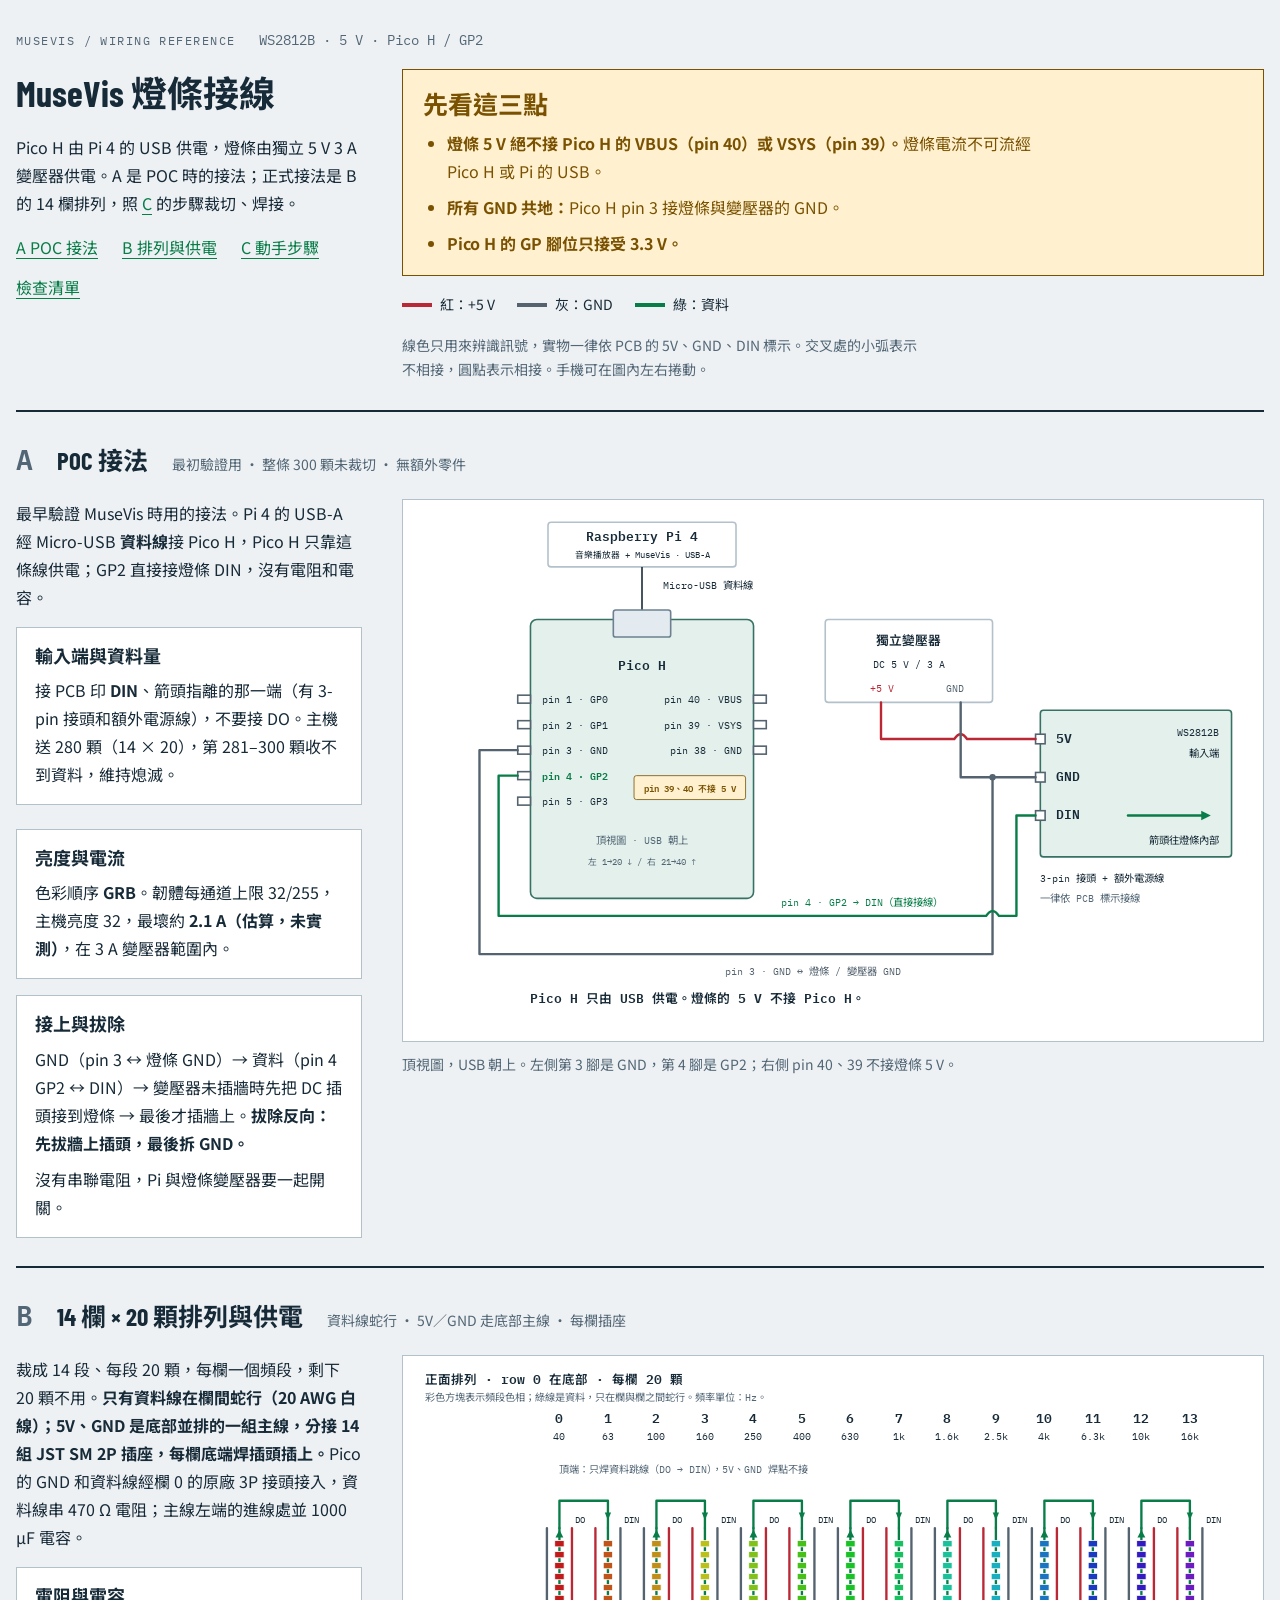
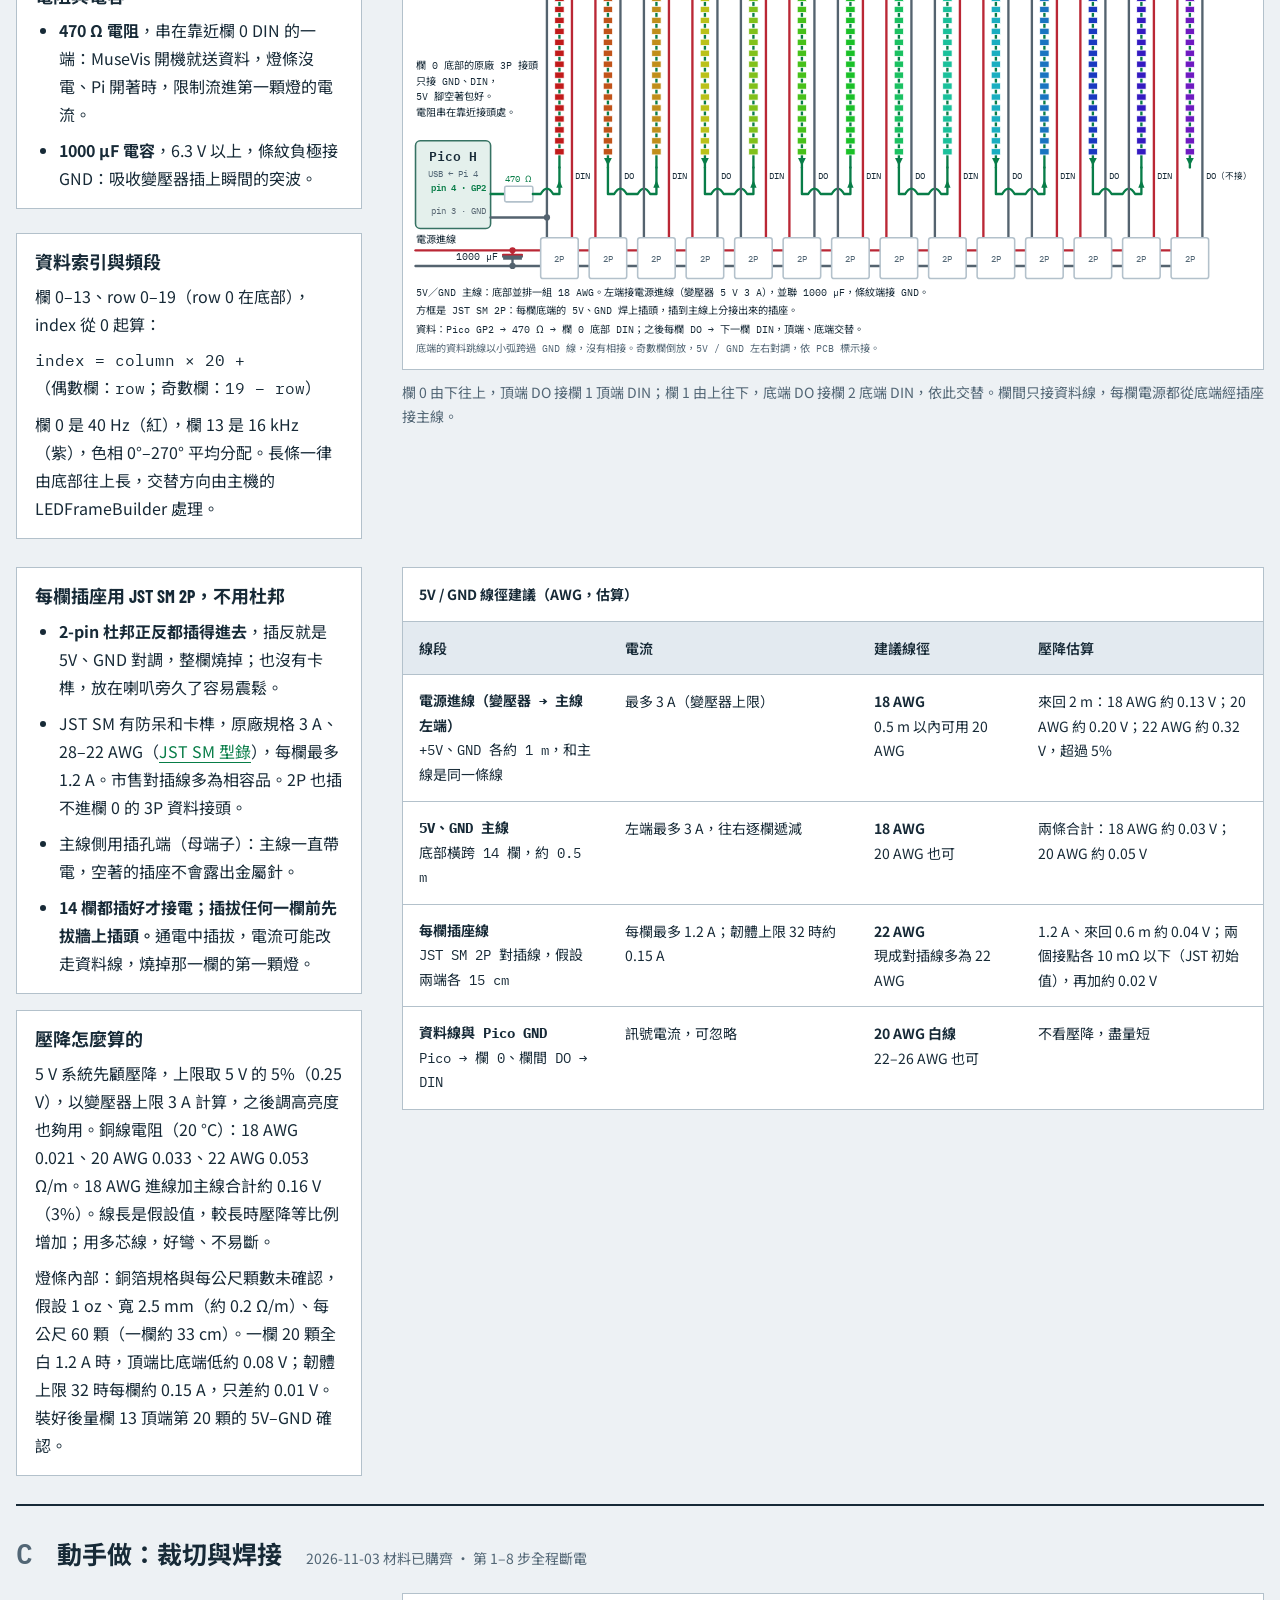
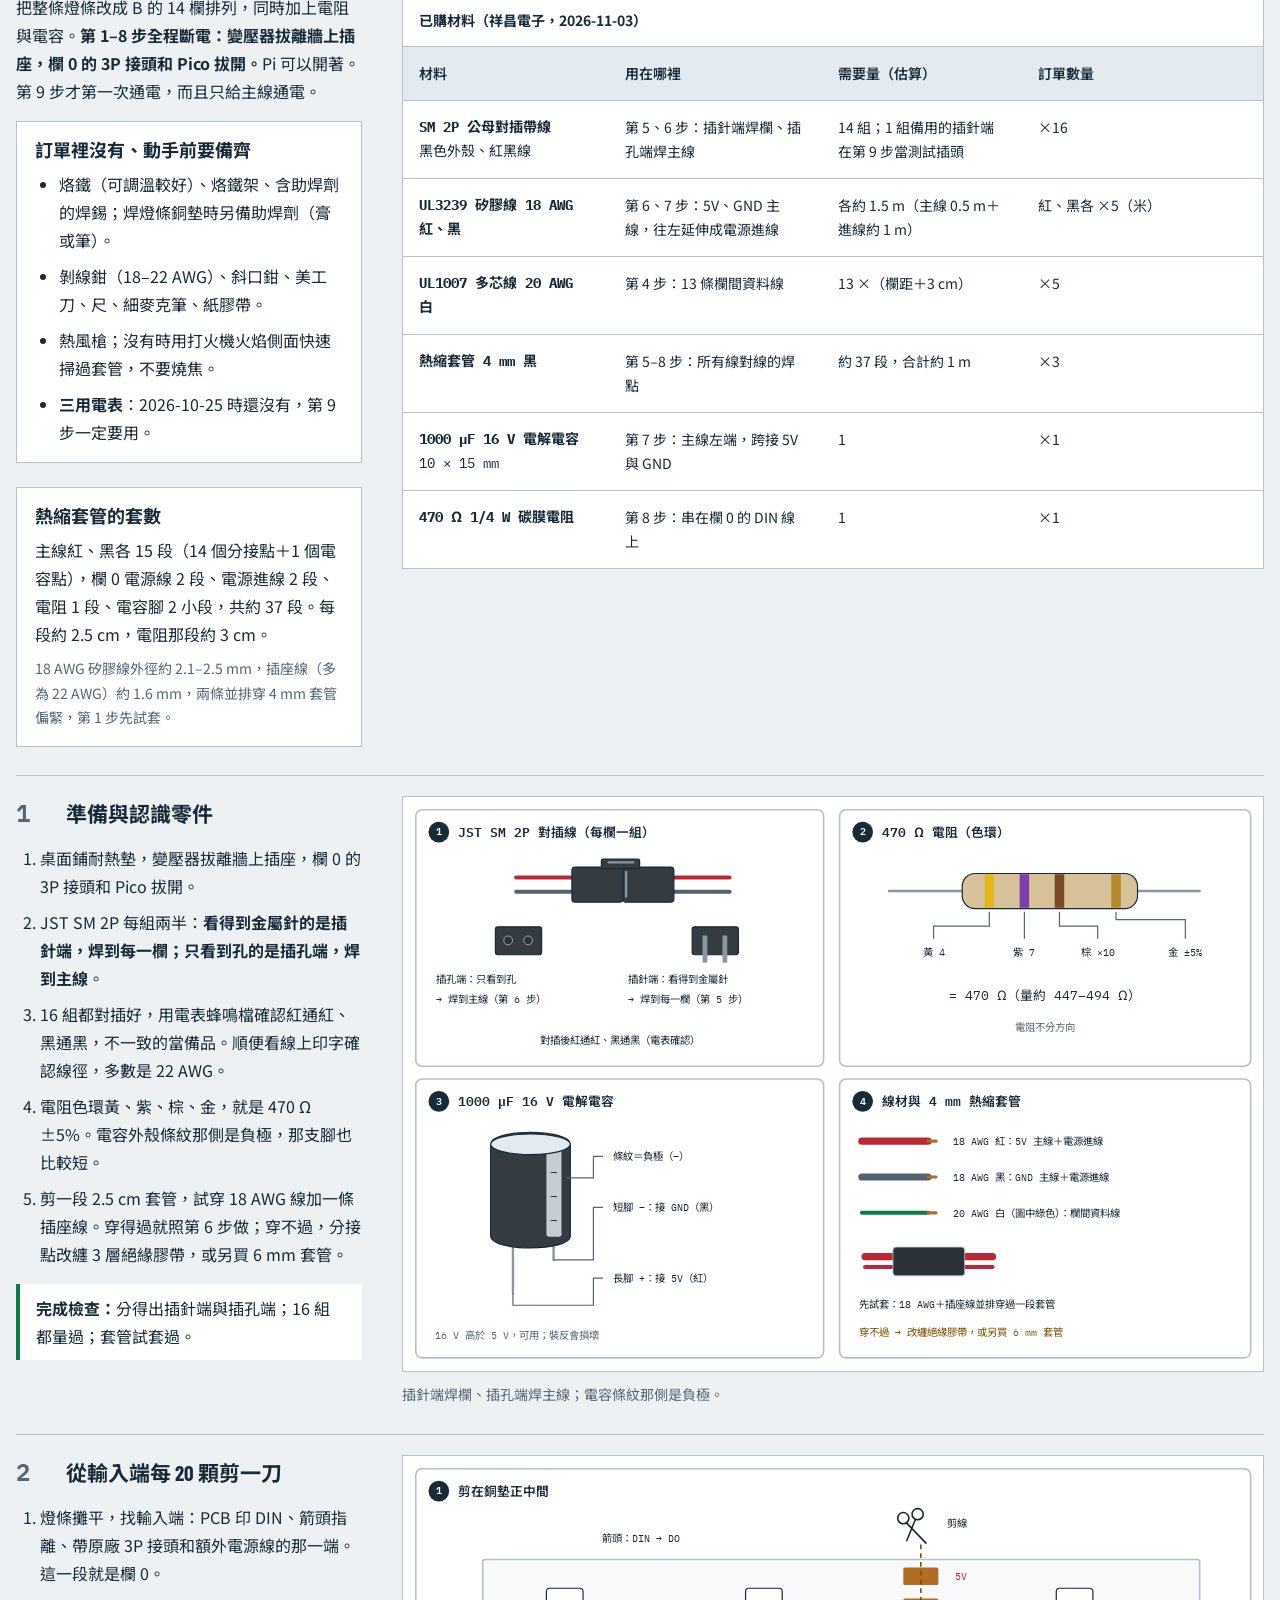
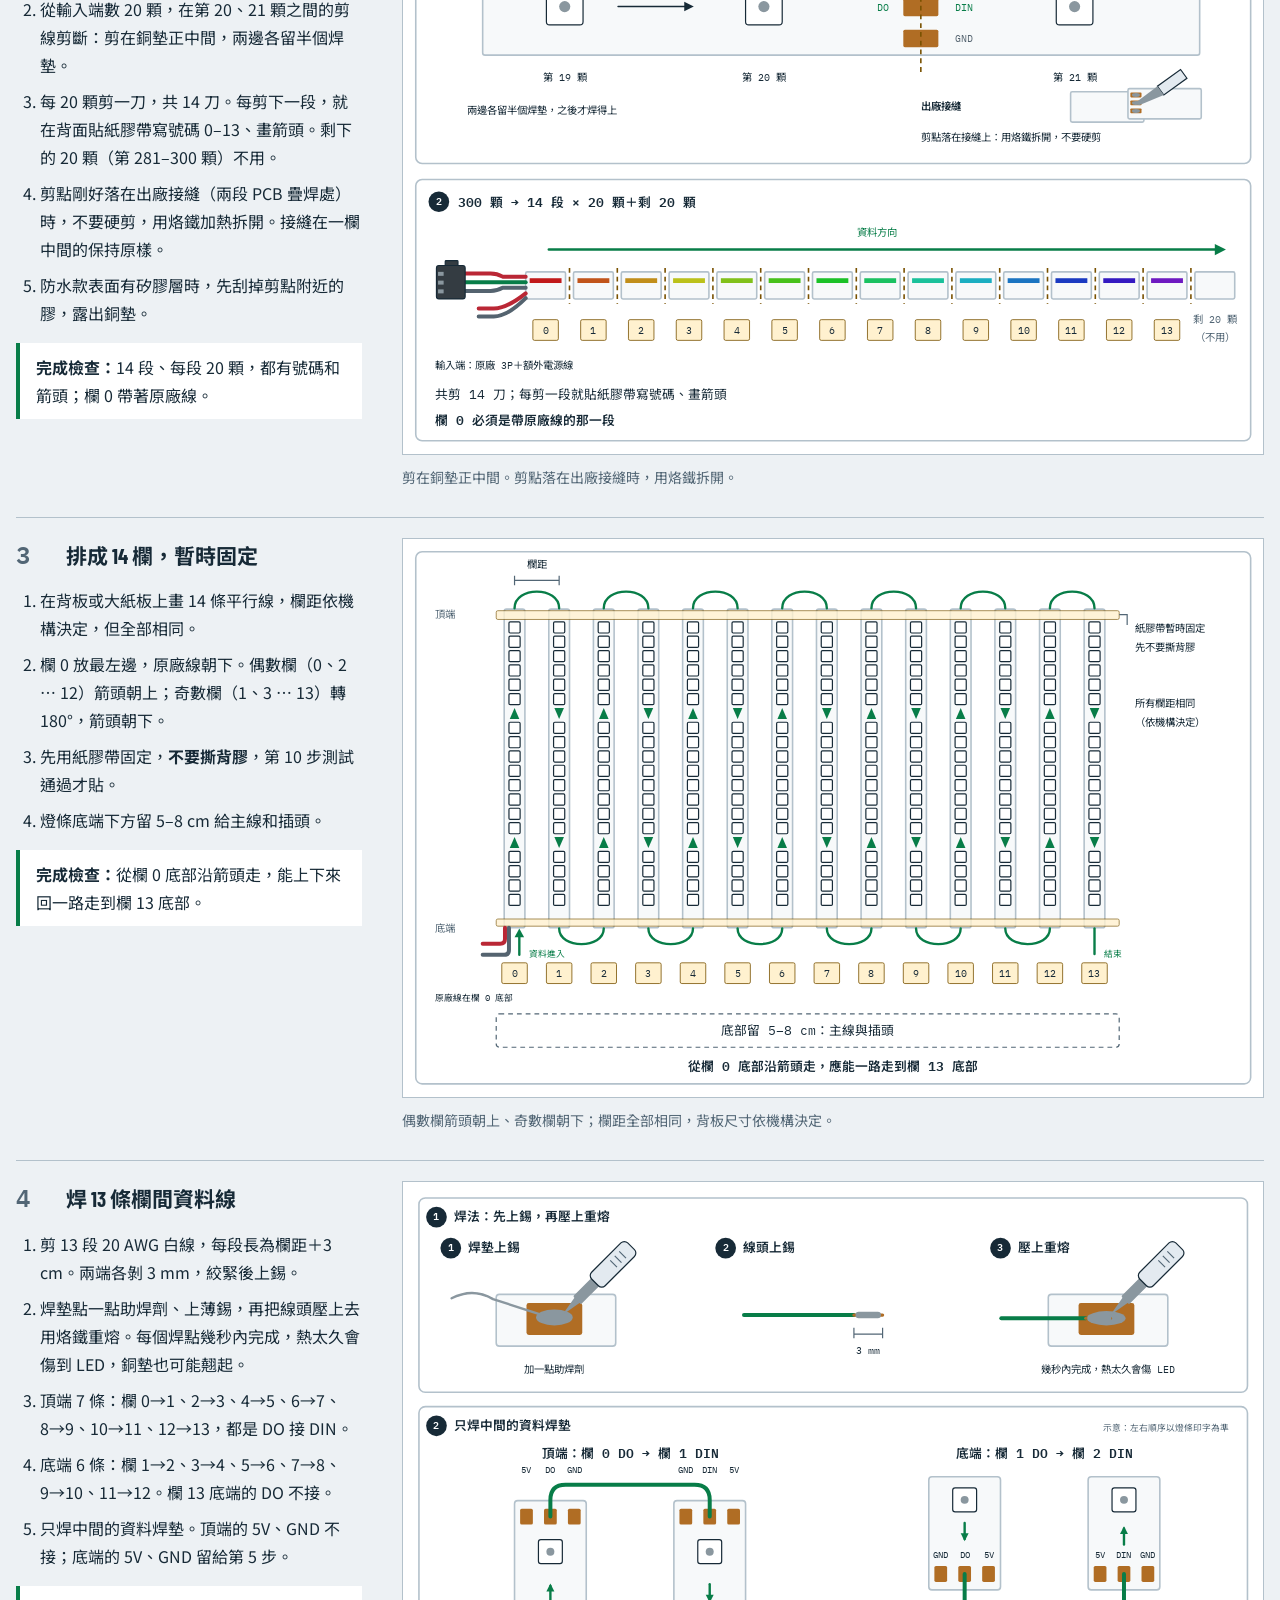
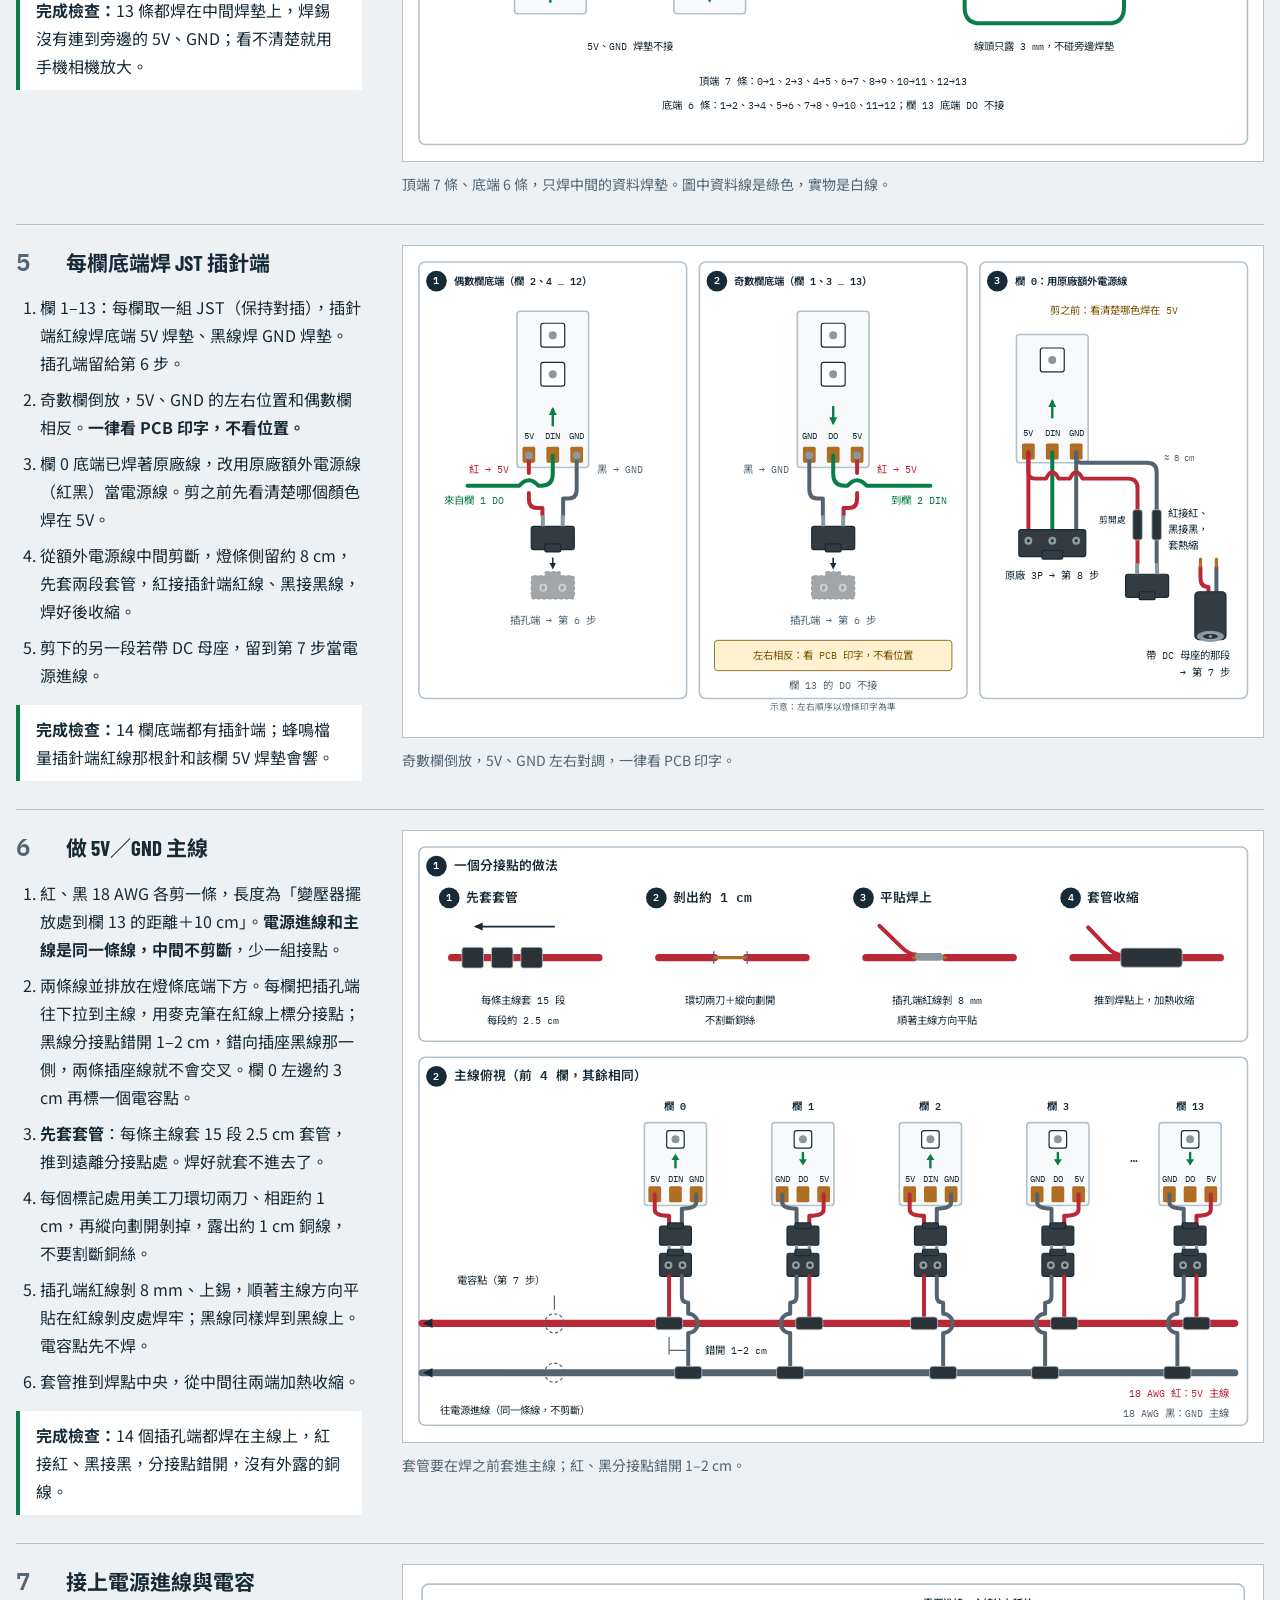
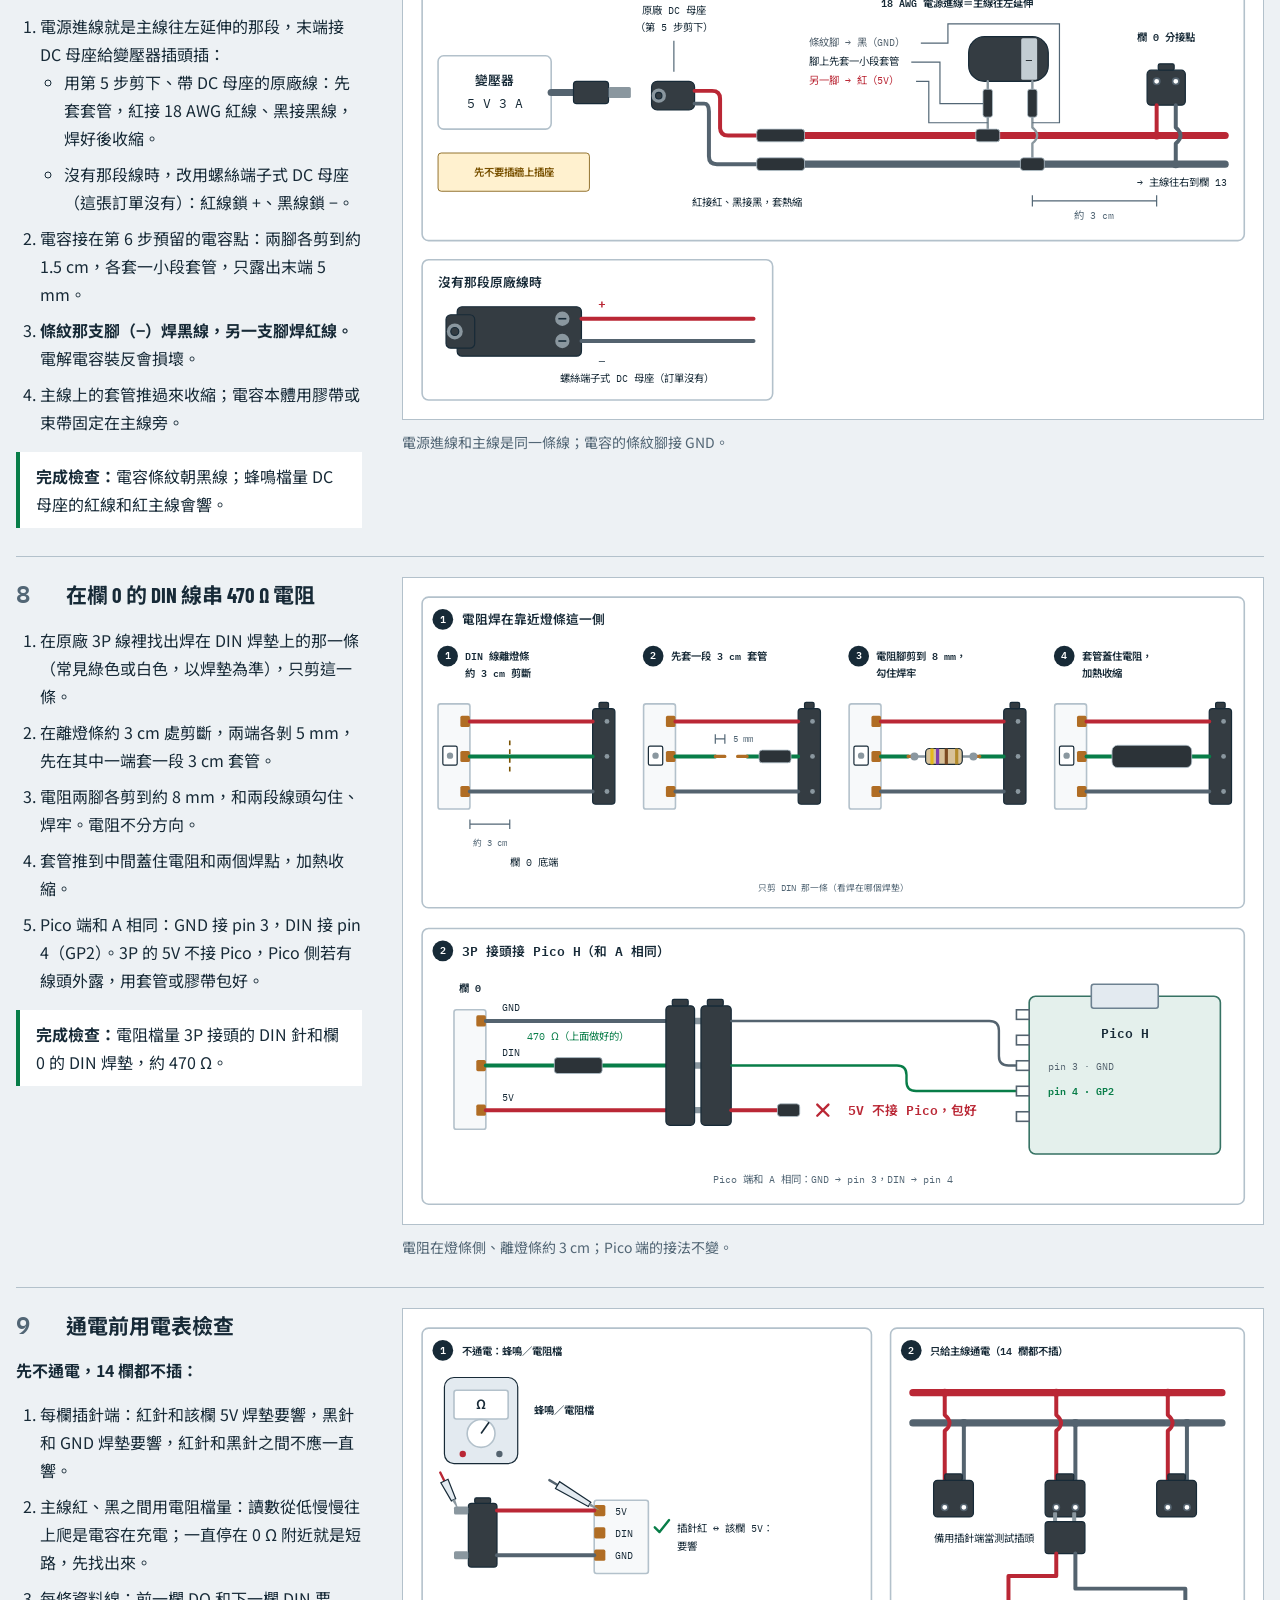
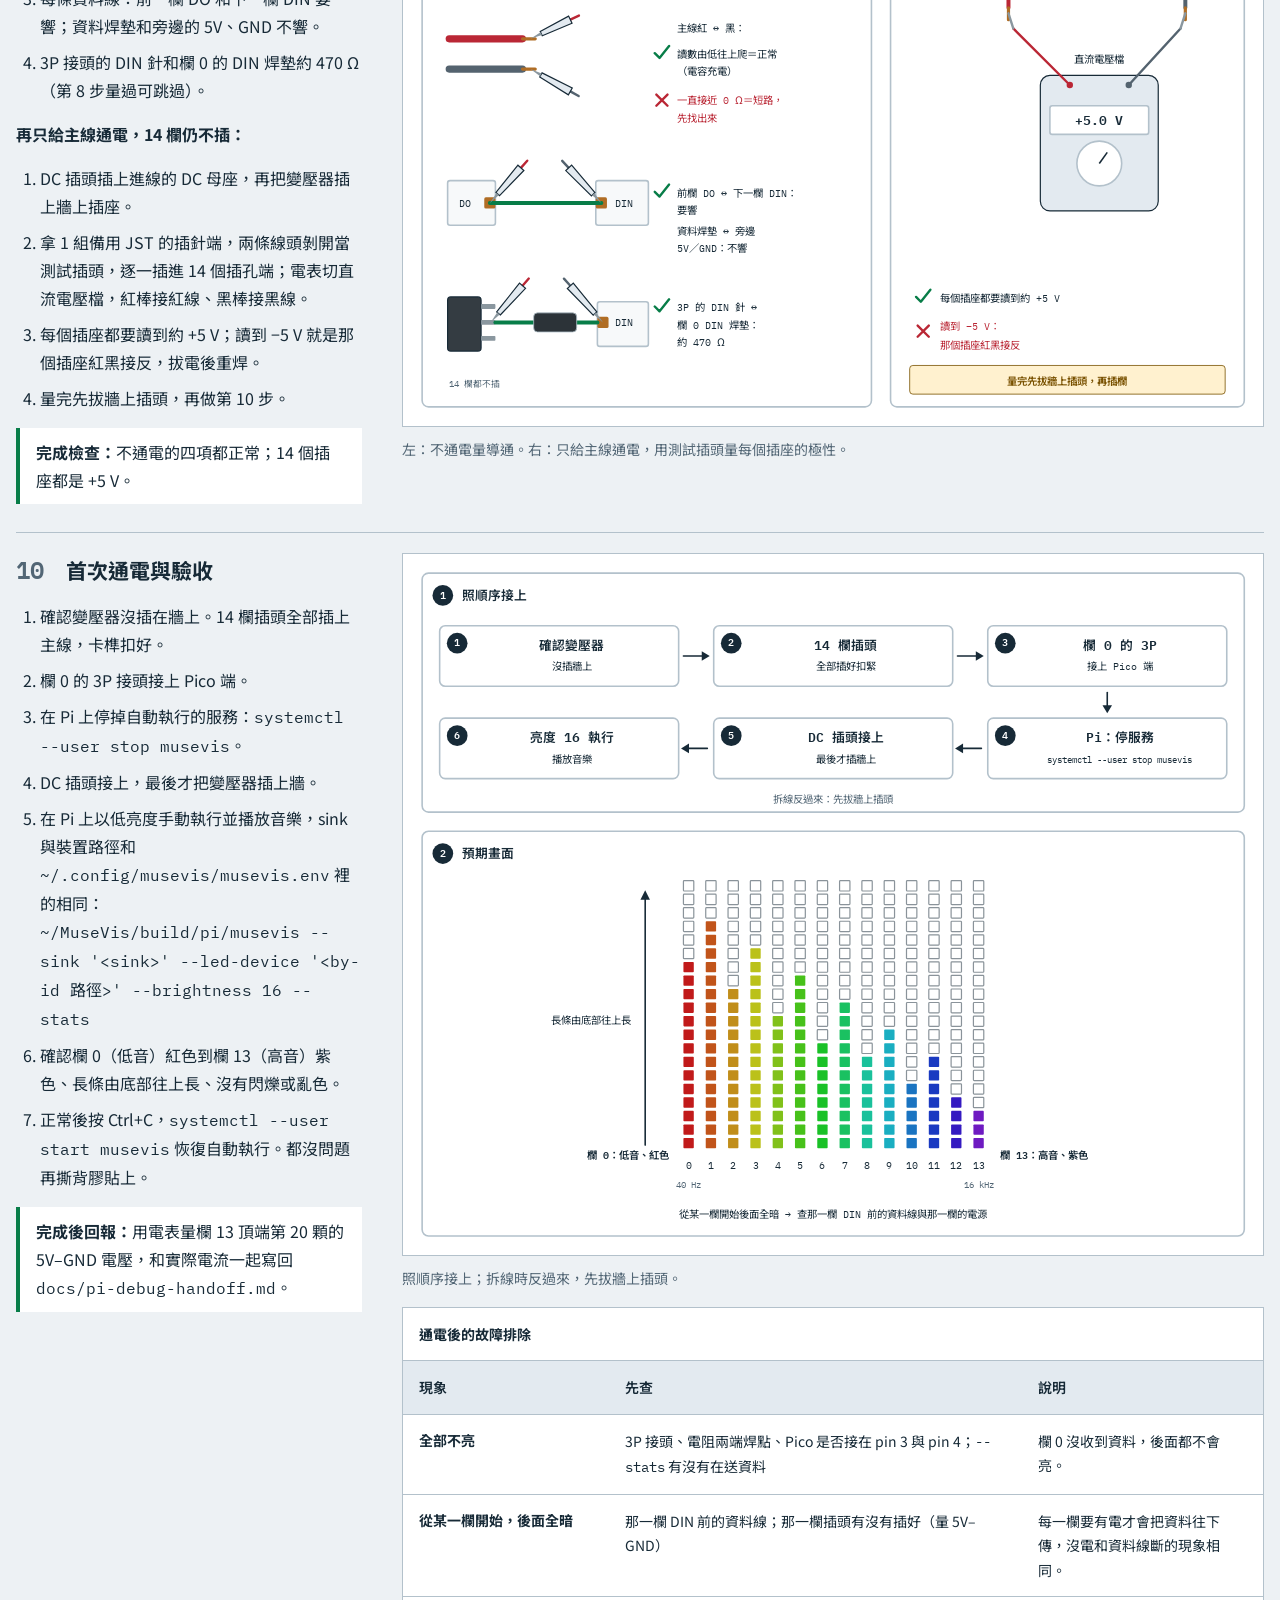
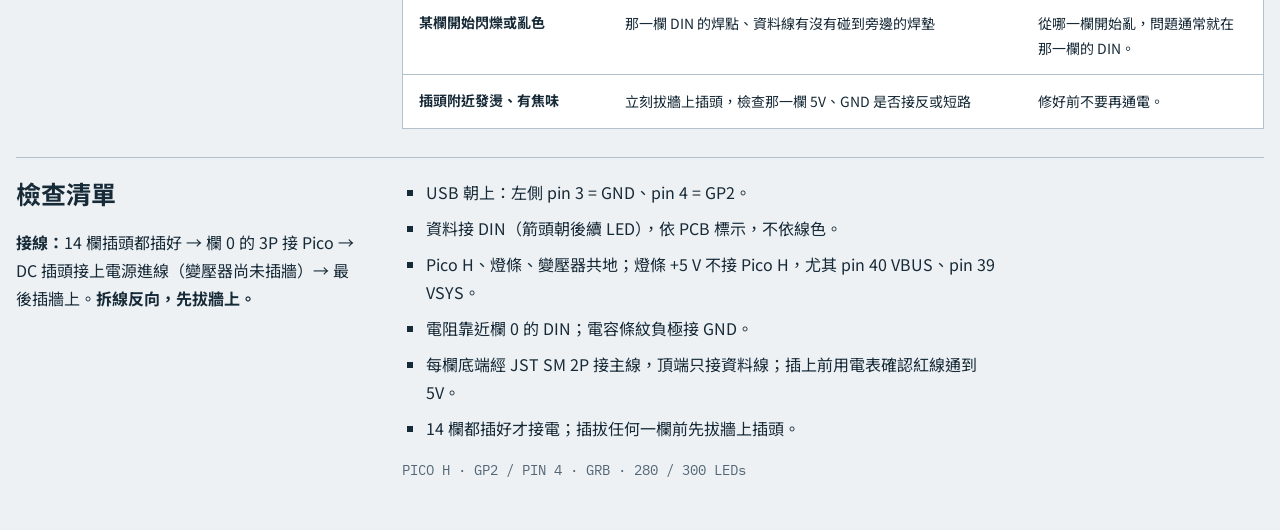
<file: musevis-wiring/index.html>
<!doctype html>
<html lang="zh-Hant">
<head>
<meta charset="utf-8">
<meta name="viewport" content="width=device-width, initial-scale=1">
<title>MuseVis 燈條接線</title>
<link href="https://fonts.googleapis.com/css2?family=Barlow+Condensed:wght@600;700&amp;family=IBM+Plex+Mono:wght@400;600&amp;family=Noto+Sans+TC:wght@400;500;600;700&amp;display=swap" rel="stylesheet">
<style>
* { box-sizing: border-box }
:root { --bg: #edf1f4; --fg: #172a37; --paper: #ffffff; --soft: #e3eaf0; --line: #b3c1cb; --muted: #526675; --power: #ba2735; --ground: #54636f; --data: #087d48; --board: #e4f0ec; --board-line: #367263; --chip: #e7edf2; --warn-bg: #fff1cf; --warn: #795100; --usb: #6d8191; --none: transparent; --band-0: hsl(0.000 76% 43%); --band-1: hsl(20.769 76% 43%); --band-2: hsl(41.538 76% 43%); --band-3: hsl(62.308 76% 43%); --band-4: hsl(83.077 76% 43%); --band-5: hsl(103.846 76% 43%); --band-6: hsl(124.615 76% 43%); --band-7: hsl(145.385 76% 43%); --band-8: hsl(166.154 76% 43%); --band-9: hsl(186.923 76% 43%); --band-10: hsl(207.692 76% 43%); --band-11: hsl(228.462 76% 43%); --band-12: hsl(249.231 76% 43%); --band-13: hsl(270.000 76% 43%); color-scheme: light }
@media (prefers-color-scheme: dark) { :root:not([data-theme="light"]) { --bg: #17242e; --fg: #e8f0f5; --paper: #20323f; --soft: #2b4252; --line: #597182; --muted: #b1c3d0; --power: #ff7d87; --ground: #c2cdd4; --data: #63d6a0; --board: #243e39; --board-line: #91bcac; --chip: #2b4252; --warn-bg: #443a21; --warn: #f3ce73; --usb: #a4b9c8; --none: transparent; --band-0: hsl(0.000 80% 66%); --band-1: hsl(20.769 80% 66%); --band-2: hsl(41.538 80% 66%); --band-3: hsl(62.308 80% 66%); --band-4: hsl(83.077 80% 66%); --band-5: hsl(103.846 80% 66%); --band-6: hsl(124.615 80% 66%); --band-7: hsl(145.385 80% 66%); --band-8: hsl(166.154 80% 66%); --band-9: hsl(186.923 80% 66%); --band-10: hsl(207.692 80% 66%); --band-11: hsl(228.462 80% 66%); --band-12: hsl(249.231 80% 66%); --band-13: hsl(270.000 80% 66%); color-scheme: dark } }
:root[data-theme="dark"] { --bg: #17242e; --fg: #e8f0f5; --paper: #20323f; --soft: #2b4252; --line: #597182; --muted: #b1c3d0; --power: #ff7d87; --ground: #c2cdd4; --data: #63d6a0; --board: #243e39; --board-line: #91bcac; --chip: #2b4252; --warn-bg: #443a21; --warn: #f3ce73; --usb: #a4b9c8; --none: transparent; --band-0: hsl(0.000 80% 66%); --band-1: hsl(20.769 80% 66%); --band-2: hsl(41.538 80% 66%); --band-3: hsl(62.308 80% 66%); --band-4: hsl(83.077 80% 66%); --band-5: hsl(103.846 80% 66%); --band-6: hsl(124.615 80% 66%); --band-7: hsl(145.385 80% 66%); --band-8: hsl(166.154 80% 66%); --band-9: hsl(186.923 80% 66%); --band-10: hsl(207.692 80% 66%); --band-11: hsl(228.462 80% 66%); --band-12: hsl(249.231 80% 66%); --band-13: hsl(270.000 80% 66%); color-scheme: dark }
body { background: var(--bg); color: var(--fg); margin: 0; font-family: "Noto Sans TC", "PingFang TC", "Microsoft JhengHei", sans-serif; font-size: 16px; line-height: 1.75 }
.sheet { max-width: 1184px; margin-inline: auto; padding-left: max(16px, env(safe-area-inset-left, 0px)); padding-right: max(16px, env(safe-area-inset-right, 0px)); padding-block: 28px 48px; display: grid; gap: 28px; min-width: 0 }
h1,h2,h3,p,figure,ul,ol { margin: 0 }
h1,h2,h3 { font-family: "Barlow Condensed", "Noto Sans TC", "PingFang TC", "Microsoft JhengHei", sans-serif; text-wrap: balance; line-height: 1.35 }
h1 { font-size: clamp(27px, 4vw, 36px); font-weight: 700 }
h2 { font-size: 25px }
h3 { font-size: 18px }
p,li { max-width: 65ch }
a { color: var(--data); text-underline-offset: 4px }
a:focus-visible, [tabindex]:focus-visible { outline: 3px solid var(--data); outline-offset: 4px }
header,section,footer,.stack { display: grid; gap: 16px; min-width: 0 }
.header-row,.legend,nav,.section-heading { display: flex; flex-wrap: wrap; align-items: baseline; gap: 12px 24px }
.kicker,.number,.mono,code,svg text,td:first-child { font-family: "IBM Plex Mono", "Noto Sans TC", "PingFang TC", "Microsoft JhengHei", monospace; font-variant-numeric: tabular-nums }
.kicker { font-size: 12px; letter-spacing: .12em; color: var(--muted) }
.muted,.hint { color: var(--muted) }
.hint { font-size: 14px }
.safety { background: var(--warn-bg); color: var(--warn); border: 1px solid var(--warn); padding: 18px 20px; display: grid; gap: 8px }
ul,ol { padding-inline-start: 24px; display: grid; gap: 8px }
.legend { font-size: 14px; gap: 12px 22px }
.legend span { display: inline-flex; gap: 8px; align-items: center }
.swatch { width: 30px; height: 4px; background: var(--ground) }
.swatch.power { background: var(--power) }.swatch.data { background: var(--data) }
.section-heading { padding-block-start: 22px; border-top: 2px solid var(--fg) }
.number { color: var(--muted); font-size: 28px; font-weight: 600 }
figure { display: grid; gap: 10px; min-width: 0 }
.diagram,.table-scroll { overflow-x: auto; max-width: 100%; min-width: 0; border: 1px solid var(--line); background: var(--paper); scrollbar-color: var(--muted) var(--soft) }
svg { display: block; width: 100%; min-width: 760px; height: auto }
svg text { fill: var(--fg); font-size: 16px }
svg .small { font-size: 13px } svg .tiny { font-size: 11px } svg .strong { font-weight: 600 } svg .muted { fill: var(--muted) }
svg .panel { fill: var(--paper); stroke: var(--line); stroke-width: 2 }
svg .board { fill: var(--board); stroke: var(--board-line); stroke-width: 2 }
svg .chip { fill: var(--chip); stroke: var(--fg); stroke-width: 2 }
svg .usb { fill: var(--soft); stroke: var(--usb); stroke-width: 2 }
svg .pin { fill: var(--paper); stroke: var(--ground); stroke-width: 2 }
svg .wire { fill: none; stroke-width: 3; stroke-linecap: round; stroke-linejoin: round }
svg .power-wire { stroke: var(--power) } svg .gnd-wire { stroke: var(--ground) } svg .data-wire { stroke: var(--data) }
svg .plain-line { fill: none; stroke: var(--fg); stroke-width: 2 }
svg .power-text { fill: var(--power) } svg .gnd-text { fill: var(--ground) } svg .data-text { fill: var(--data) }
svg .danger { fill: var(--warn-bg); stroke: var(--warn); stroke-width: 1 }
svg .warn-text { fill: var(--warn) }
svg .junction-gnd { fill: var(--ground); stroke: none } svg .junction-power { fill: var(--power); stroke: none }
svg .data-arrow { fill: var(--data); stroke: none }
svg .cap-stripe { fill: var(--ground); stroke: none }
svg .led { stroke: var(--paper); stroke-width: 1 }
table { width: 100%; border-collapse: collapse; min-width: 740px; text-align: left; font-size: 14px }
caption { text-align: left; padding: 14px 16px; font-weight: 700 }
th,td { padding: 14px 16px; border-top: 1px solid var(--line); vertical-align: top }
th { background: var(--soft); font-weight: 600 }
td:first-child { width: 24% }td:last-child { width: 28% }
.note { padding: 16px 18px; border: 1px solid var(--line); background: var(--paper); display: grid; gap: 8px }
.two-col { display: grid; grid-template-columns: repeat(2,minmax(0,1fr)); gap: 24px }
.checks { list-style: square }
footer { border-top: 1px solid var(--line); padding-block-start: 20px }
.step { display: grid; gap: 14px; padding-block-start: 20px; border-top: 1px solid var(--line); min-width: 0 }
.step h3 { display: flex; align-items: baseline; gap: 12px; font-size: 21px }
.step-no { font-family: "IBM Plex Mono", "Noto Sans TC", "PingFang TC", "Microsoft JhengHei", monospace; font-variant-numeric: tabular-nums; font-size: 24px; font-weight: 600; color: var(--muted); min-width: 1.6em }
.check-line { max-width: none; border-left: 4px solid var(--data); background: var(--paper); padding: 10px 16px }
.split { display: grid; gap: 16px; min-width: 0 }
.split-text,.split-media { display: grid; gap: 16px; align-content: start; min-width: 0 }
:root { --copper: #b06d24; --strip: #f7f9fa; --heat: #2c3338; --metal: #8a979f; --housing: #343c42 }
@media (prefers-color-scheme: dark) { :root:not([data-theme="light"]) { --copper: #e0a45e; --strip: #2f4757; --heat: #0e161b; --metal: #b7c4cc; --housing: #0e161b } }
:root[data-theme="dark"] { --copper: #e0a45e; --strip: #2f4757; --heat: #0e161b; --metal: #b7c4cc; --housing: #0e161b }
svg .strip { fill: var(--strip); stroke: var(--line); stroke-width: 2 }
svg .copper { fill: var(--copper); stroke: none }
svg .metal { fill: var(--metal); stroke: none }
svg .lead { fill: none; stroke: var(--metal); stroke-width: 3; stroke-linecap: round; stroke-linejoin: round }
svg .bare { fill: none; stroke: var(--copper); stroke-width: 4; stroke-linecap: round }
svg .cable { fill: none; stroke-width: 9; stroke-linecap: round; stroke-linejoin: round }
svg .cable-thin { fill: none; stroke-width: 5; stroke-linecap: round; stroke-linejoin: round }
svg .heat { fill: var(--heat); stroke: var(--line); stroke-width: 1 }
svg .housing { fill: var(--housing); stroke: var(--fg); stroke-width: 1.5 }
svg .led-chip { fill: var(--paper); stroke: var(--fg); stroke-width: 1.5 }
svg .tool { fill: var(--soft); stroke: var(--fg); stroke-width: 1.5 }
svg .tape { fill: var(--warn-bg); stroke: var(--warn); stroke-width: 1 }
svg .cut-line { fill: none; stroke: var(--warn); stroke-width: 2; stroke-dasharray: 6 5 }
svg .dim { fill: none; stroke: var(--muted); stroke-width: 1.5 }
svg .arrow-line { fill: none; stroke: var(--fg); stroke-width: 2; stroke-linecap: round; stroke-linejoin: round }
svg .arrow-head { fill: var(--fg); stroke: none }
svg .badge { fill: var(--fg); stroke: none } svg text.badge-text { fill: var(--paper); font-weight: 600 }
svg .ok { fill: none; stroke: var(--data); stroke-width: 3; stroke-linecap: round; stroke-linejoin: round }
svg .ng { fill: none; stroke: var(--power); stroke-width: 3; stroke-linecap: round }
svg .ok-text { fill: var(--data) } svg .ng-text { fill: var(--power) }
svg .band-0 { fill: var(--band-0); stroke: none }
svg .band-1 { fill: var(--band-1); stroke: none }
svg .band-2 { fill: var(--band-2); stroke: none }
svg .band-3 { fill: var(--band-3); stroke: none }
svg .band-4 { fill: var(--band-4); stroke: none }
svg .band-5 { fill: var(--band-5); stroke: none }
svg .band-6 { fill: var(--band-6); stroke: none }
svg .band-7 { fill: var(--band-7); stroke: none }
svg .band-8 { fill: var(--band-8); stroke: none }
svg .band-9 { fill: var(--band-9); stroke: none }
svg .band-10 { fill: var(--band-10); stroke: none }
svg .band-11 { fill: var(--band-11); stroke: none }
svg .band-12 { fill: var(--band-12); stroke: none }
svg .band-13 { fill: var(--band-13); stroke: none }
svg .res-body { fill: #d8c29a; stroke: var(--fg); stroke-width: 1.5 }
svg .rb-yellow { fill: #e3b81c } svg .rb-violet { fill: #7d3fae } svg .rb-brown { fill: #7b4a22 } svg .rb-gold { fill: #b38b2d }
svg .cap-band { fill: #c3cdd3; stroke: none } svg text.cap-mark { fill: #2c3338; font-weight: 600 }
@media (min-width: 1200px) { .sheet { max-width: 1600px } .split { grid-template-columns: clamp(19rem, 27vw, 26rem) minmax(0,1fr); column-gap: 40px; align-items: start } .split + .split { margin-block-start: 12px } .split-text .two-col { grid-template-columns: 1fr } }
@media (max-width: 680px) { .two-col { grid-template-columns: 1fr } .sheet { padding-block: 20px 32px; gap: 24px } nav { font-size: 14px } }
@media (prefers-reduced-motion: reduce) { * { scroll-behavior: auto } }
</style>
</head>
<body>
<main class="sheet" lang="zh-Hant">
<header>
<div class="header-row"><p class="kicker">MUSEVIS / WIRING REFERENCE</p><p class="hint mono">WS2812B · 5 V · Pico H / GP2</p></div>
<div class="split"><div class="split-text">
<h1>MuseVis 燈條接線</h1>
<p>Pico H 由 Pi 4 的 USB 供電，燈條由獨立 5 V 3 A 變壓器供電。A 是 POC 時的接法；正式接法是 B 的 14 欄排列，照 <a href="#build">C</a> 的步驟裁切、焊接。</p>
<nav aria-label="頁面段落"><a href="#poc">A POC 接法</a><a href="#layout">B 排列與供電</a><a href="#build">C 動手步驟</a><a href="#checklist">檢查清單</a></nav>
</div><div class="split-media">
<div class="safety" aria-label="接線安全重點">
<h2>先看這三點</h2>
<ul><li><strong>燈條 5 V 絕不接 Pico H 的 VBUS（pin 40）或 VSYS（pin 39）。</strong>燈條電流不可流經 Pico H 或 Pi 的 USB。</li><li><strong>所有 GND 共地：</strong>Pico H pin 3 接燈條與變壓器的 GND。</li><li><strong>Pico H 的 GP 腳位只接受 3.3&nbsp;V。</strong></li></ul>
</div>
<div class="legend" aria-label="接線圖例"><span><i class="swatch power" aria-hidden="true"></i>紅：+5 V</span><span><i class="swatch" aria-hidden="true"></i>灰：GND</span><span><i class="swatch data" aria-hidden="true"></i>綠：資料</span></div>
<p class="hint">線色只用來辨識訊號，實物一律依 PCB 的 5V、GND、DIN 標示。交叉處的小弧表示不相接，圓點表示相接。手機可在圖內左右捲動。</p>
</div></div>
</header>
<section id="poc" aria-labelledby="poc-title">
<div class="section-heading"><span class="number">A</span><h2 id="poc-title">POC 接法</h2><span class="hint">最初驗證用 · 整條 300 顆未裁切 · 無額外零件</span></div>
<div class="split"><div class="split-text">
<p>最早驗證 MuseVis 時用的接法。Pi 4 的 USB-A 經 Micro-USB <strong>資料線</strong>接 Pico H，Pico H 只靠這條線供電；GP2 直接接燈條 DIN，沒有電阻和電容。</p>
<div class="two-col"><div class="note"><h3>輸入端與資料量</h3><p>接 PCB 印 <strong>DIN</strong>、箭頭指離的那一端（有 3-pin 接頭和額外電源線），不要接 DO。主機送 280 顆（14 × 20），第 281–300 顆收不到資料，維持熄滅。</p></div><div class="note"><h3>亮度與電流</h3><p>色彩順序 <strong>GRB</strong>。韌體每通道上限 32/255，主機亮度 32，最壞約 <strong>2.1 A（估算，未實測）</strong>，在 3 A 變壓器範圍內。</p></div></div>
<div class="note"><h3>接上與拔除</h3><p>GND（pin 3 ↔ 燈條 GND）→ 資料（pin 4 GP2 ↔ DIN）→ 變壓器未插牆時先把 DC 插頭接到燈條 → 最後才插牆上。<strong>拔除反向：先拔牆上插頭，最後拆 GND。</strong></p><p>沒有串聯電阻，Pi 與燈條變壓器要一起開關。</p></div>
</div><div class="split-media">
<figure><div class="diagram" tabindex="0" role="region" aria-label="POC 接法圖，可左右捲動"><svg viewBox="0 0 1080 680" role="img" aria-labelledby="a-title a-desc"><title id="a-title">POC 接法：GP2 直連 DIN，獨立供電並共地</title><desc id="a-desc">Pico H USB 朝上。左側 pin 3 GND 接燈條 GND，pin 4 GP2 直接接 DIN。5 V 3 A 變壓器接燈條 5V 與 GND。右側 pin 40 VBUS、pin 39 VSYS 不接燈條電源。</desc><rect x="182" y="28" width="236" height="56" rx="4" class="panel"/><text x="300" y="51" class="strong" text-anchor="middle">Raspberry Pi 4</text><text x="300" y="73" class="tiny" text-anchor="middle">音樂播放器 + MuseVis · USB-A</text><path d="M300 84 V138" class="plain-line"/><text x="326" y="112" class="small">Micro-USB 資料線</text><rect x="160" y="150" width="280" height="350" rx="8" class="board"/><rect x="264.0" y="138" width="72" height="34" rx="3" class="usb"/><text x="300.0" y="214" class="strong" text-anchor="middle">Pico H</text><rect x="144" y="245" width="16" height="10" rx="0" class="pin"/><text x="174" y="255" class="small ">pin 1 · GP0</text><rect x="144" y="277" width="16" height="10" rx="0" class="pin"/><text x="174" y="287" class="small ">pin 2 · GP1</text><rect x="144" y="309" width="16" height="10" rx="0" class="pin"/><text x="174" y="319" class="small ">pin 3 · GND</text><rect x="144" y="341" width="16" height="10" rx="0" class="pin"/><text x="174" y="351" class="small data-text strong">pin 4 · GP2</text><rect x="144" y="373" width="16" height="10" rx="0" class="pin"/><text x="174" y="383" class="small ">pin 5 · GP3</text><rect x="440" y="245" width="16" height="10" rx="0" class="pin"/><text x="426" y="255" class="small" text-anchor="end">pin 40 · VBUS</text><rect x="440" y="277" width="16" height="10" rx="0" class="pin"/><text x="426" y="287" class="small" text-anchor="end">pin 39 · VSYS</text><rect x="440" y="309" width="16" height="10" rx="0" class="pin"/><text x="426" y="319" class="small" text-anchor="end">pin 38 · GND</text><rect x="290" y="346" width="140" height="30" rx="3" class="danger"/><text x="360" y="366" class="tiny warn-text strong" text-anchor="middle">pin 39、40 不接 5 V</text><text x="300.0" y="432" class="small muted" text-anchor="middle">頂視圖 · USB 朝上</text><text x="300.0" y="458" class="tiny muted" text-anchor="middle">左 1→20 ↓  /  右 21→40 ↑</text><rect x="800" y="264" width="240" height="184" rx="4" class="board"/><rect x="794" y="294" width="12" height="12" rx="0" class="pin"/><text x="820" y="305" class="strong">5V</text><rect x="794" y="342" width="12" height="12" rx="0" class="pin"/><text x="820" y="353" class="strong">GND</text><rect x="794" y="390" width="12" height="12" rx="0" class="pin"/><text x="820" y="401" class="strong">DIN</text><text x="1024" y="296" class="small" text-anchor="end">WS2812B</text><text x="1024" y="322" class="small" text-anchor="end">輸入端</text><path d="M910 396 H1008" class="wire data-wire"/><path d="M1002 390 L1014 396 L1002 402 Z" class="data-arrow"/><text x="1024" y="432" class="small" text-anchor="end">箭頭往燈條內部</text><rect x="530" y="150" width="210" height="104" rx="4" class="panel"/><text x="635" y="182" class="strong" text-anchor="middle">獨立變壓器</text><text x="635" y="211" class="small" text-anchor="middle">DC 5 V / 3 A</text><text x="586" y="241" class="small power-text">+5 V</text><text x="682" y="241" class="small gnd-text">GND</text><path d="M600 254 V300 H692 Q700 288 708 300 H794" class="wire power-wire"/><path d="M700 254 V348 H794 M740 348 V570 H96 V314 H144" class="wire gnd-wire"/><circle cx="740" cy="348" r="4" class="junction-gnd"/><path d="M144 346 H120 V522 H732 Q740 510 748 522 H770 V396 H794" class="wire data-wire"/><text x="474" y="509" class="small data-text">pin 4 · GP2 → DIN（直接接線）</text><text x="404" y="596" class="small gnd-text">pin 3 · GND ↔ 燈條 / 變壓器 GND</text><text x="800" y="480" class="small">3-pin 接頭 + 額外電源線</text><text x="800" y="504" class="small muted">一律依 PCB 標示接線</text><text x="160" y="632" class="strong">Pico H 只由 USB 供電。燈條的 5 V 不接 Pico H。</text></svg></div><figcaption class="hint">頂視圖，USB 朝上。左側第 3 腳是 GND，第 4 腳是 GP2；右側 pin 40、39 不接燈條 5 V。</figcaption></figure>
</div></div>
</section>
<section id="layout" aria-labelledby="layout-title">
<div class="section-heading"><span class="number">B</span><h2 id="layout-title">14 欄 × 20 顆排列與供電</h2><span class="hint">資料線蛇行 · 5V／GND 走底部主線 · 每欄插座</span></div>
<div class="split"><div class="split-text">
<p>裁成 14 段、每段 20 顆，每欄一個頻段，剩下 20 顆不用。<strong>只有資料線在欄間蛇行（20 AWG 白線）；5V、GND 是底部並排的一組主線，分接 14 組 JST SM 2P 插座，每欄底端焊插頭插上。</strong>Pico 的 GND 和資料線經欄 0 的原廠 3P 接頭接入，資料線串 470 Ω 電阻；主線左端的進線處並 1000 µF 電容。</p>
<div class="two-col"><div class="note"><h3>電阻與電容</h3><ul><li><strong>470 Ω 電阻</strong>，串在靠近欄 0 DIN 的一端：MuseVis 開機就送資料，燈條沒電、Pi 開著時，限制流進第一顆燈的電流。</li><li><strong>1000 µF 電容</strong>，6.3 V 以上，條紋負極接 GND：吸收變壓器插上瞬間的突波。</li></ul></div><div class="note"><h3>資料索引與頻段</h3><p>欄 0–13、row 0–19（row 0 在底部），index 從 0 起算：</p><p class="mono">index = column × 20 +<br>（偶數欄：row；奇數欄：19 − row）</p><p>欄 0 是 40 Hz（紅），欄 13 是 16 kHz（紫），色相 0°–270° 平均分配。長條一律由底部往上長，交替方向由主機的 LEDFrameBuilder 處理。</p></div></div>
</div><div class="split-media">
<figure><div class="diagram" tabindex="0" role="region" aria-label="14 欄蛇形接線圖，可左右捲動"><svg viewBox="0 0 1100 784" role="img" aria-labelledby="c-title c-desc"><title id="c-title">14 欄乘 20 顆：資料蛇行，5V 與 GND 從底部主線經插座供電</title><desc id="c-desc">資料線從 Pico GP2 經 470 歐姆電阻進欄 0 底部 DIN，之後每欄 DO 接下一欄 DIN，頂端與底端交替。5V 與 GND 主線並排在底部，左端接電源進線並聯 1000 微法電容；每欄底端的 5V 與 GND 經 JST SM 2P 插頭接到主線上的插座。Pico 的 GND 經欄 0 的 3P 接頭接欄 0 底部 GND。頂端只接資料線。奇數欄倒放，5V 與 GND 左右對調。底端的資料跳線跨過 GND 線，沒有相接。</desc><text x="28" y="36" class="strong">正面排列 · row 0 在底部 · 每欄 20 顆</text><text x="28" y="58" class="small muted">彩色方塊表示頻段色相；綠線是資料，只在欄與欄之間蛇行。頻率單位：Hz。</text><text x="200" y="150" class="small muted">頂端：只焊資料跳線（DO → DIN），5V、GND 焊點不接</text><path d="M16 632 H1006" class="wire power-wire"/><path d="M16 652 H1006" class="wire gnd-wire"/><text x="16" y="622" class="small">電源進線</text><path d="M140 632 V638 M128 638 H152" class="wire power-wire"/><path d="M128 640 H152 M140 640 V652" class="wire gnd-wire"/><rect x="128" y="640" width="24" height="4" class="cap-stripe"/><circle cx="140" cy="632" r="4" class="junction-power"/><circle cx="140" cy="652" r="4" class="junction-gnd"/><text x="122" y="644" class="small" text-anchor="end">1000 µF</text><text x="200" y="86" class="strong" text-anchor="middle">0</text><text x="200" y="108" class="small" text-anchor="middle">40</text><path d="M216 220 V616" class="wire power-wire"/><path d="M184 220 V616" class="wire gnd-wire"/><path d="M200 220 V526" class="wire data-wire"/><rect x="194" y="236" width="12" height="8" class="led" fill="var(--band-0)"/><rect x="194" y="250" width="12" height="8" class="led" fill="var(--band-0)"/><rect x="194" y="264" width="12" height="8" class="led" fill="var(--band-0)"/><rect x="194" y="278" width="12" height="8" class="led" fill="var(--band-0)"/><rect x="194" y="292" width="12" height="8" class="led" fill="var(--band-0)"/><rect x="194" y="306" width="12" height="8" class="led" fill="var(--band-0)"/><rect x="194" y="320" width="12" height="8" class="led" fill="var(--band-0)"/><rect x="194" y="334" width="12" height="8" class="led" fill="var(--band-0)"/><rect x="194" y="348" width="12" height="8" class="led" fill="var(--band-0)"/><rect x="194" y="362" width="12" height="8" class="led" fill="var(--band-0)"/><rect x="194" y="376" width="12" height="8" class="led" fill="var(--band-0)"/><rect x="194" y="390" width="12" height="8" class="led" fill="var(--band-0)"/><rect x="194" y="404" width="12" height="8" class="led" fill="var(--band-0)"/><rect x="194" y="418" width="12" height="8" class="led" fill="var(--band-0)"/><rect x="194" y="432" width="12" height="8" class="led" fill="var(--band-0)"/><rect x="194" y="446" width="12" height="8" class="led" fill="var(--band-0)"/><rect x="194" y="460" width="12" height="8" class="led" fill="var(--band-0)"/><rect x="194" y="474" width="12" height="8" class="led" fill="var(--band-0)"/><rect x="194" y="488" width="12" height="8" class="led" fill="var(--band-0)"/><rect x="194" y="502" width="12" height="8" class="led" fill="var(--band-0)"/><path d="M195 232 L200 222 L205 232 Z" class="data-arrow"/><text x="220" y="213" class="tiny">DO</text><text x="220" y="541" class="tiny">DIN</text><path d="M200 220 V185 H262 V220" class="wire data-wire"/><path d="M258 200 L262 210 L266 200 Z" class="data-arrow"/><rect x="176" y="616" width="48" height="52" rx="3" class="panel"/><text x="200" y="647" class="tiny muted" text-anchor="middle">2P</text><text x="262" y="86" class="strong" text-anchor="middle">1</text><text x="262" y="108" class="small" text-anchor="middle">63</text><path d="M246 220 V616" class="wire power-wire"/><path d="M278 220 V616" class="wire gnd-wire"/><path d="M262 220 V526" class="wire data-wire"/><rect x="256" y="236" width="12" height="8" class="led" fill="var(--band-1)"/><rect x="256" y="250" width="12" height="8" class="led" fill="var(--band-1)"/><rect x="256" y="264" width="12" height="8" class="led" fill="var(--band-1)"/><rect x="256" y="278" width="12" height="8" class="led" fill="var(--band-1)"/><rect x="256" y="292" width="12" height="8" class="led" fill="var(--band-1)"/><rect x="256" y="306" width="12" height="8" class="led" fill="var(--band-1)"/><rect x="256" y="320" width="12" height="8" class="led" fill="var(--band-1)"/><rect x="256" y="334" width="12" height="8" class="led" fill="var(--band-1)"/><rect x="256" y="348" width="12" height="8" class="led" fill="var(--band-1)"/><rect x="256" y="362" width="12" height="8" class="led" fill="var(--band-1)"/><rect x="256" y="376" width="12" height="8" class="led" fill="var(--band-1)"/><rect x="256" y="390" width="12" height="8" class="led" fill="var(--band-1)"/><rect x="256" y="404" width="12" height="8" class="led" fill="var(--band-1)"/><rect x="256" y="418" width="12" height="8" class="led" fill="var(--band-1)"/><rect x="256" y="432" width="12" height="8" class="led" fill="var(--band-1)"/><rect x="256" y="446" width="12" height="8" class="led" fill="var(--band-1)"/><rect x="256" y="460" width="12" height="8" class="led" fill="var(--band-1)"/><rect x="256" y="474" width="12" height="8" class="led" fill="var(--band-1)"/><rect x="256" y="488" width="12" height="8" class="led" fill="var(--band-1)"/><rect x="256" y="502" width="12" height="8" class="led" fill="var(--band-1)"/><path d="M257 514 L262 524 L267 514 Z" class="data-arrow"/><text x="282" y="213" class="tiny">DIN</text><text x="282" y="541" class="tiny">DO</text><path d="M262 526 V560 H270 Q278 546 286 560 H300 Q308 546 316 560 H324 V526" class="wire data-wire"/><path d="M320 552 L324 542 L328 552 Z" class="data-arrow"/><rect x="238" y="616" width="48" height="52" rx="3" class="panel"/><text x="262" y="647" class="tiny muted" text-anchor="middle">2P</text><text x="324" y="86" class="strong" text-anchor="middle">2</text><text x="324" y="108" class="small" text-anchor="middle">100</text><path d="M340 220 V616" class="wire power-wire"/><path d="M308 220 V616" class="wire gnd-wire"/><path d="M324 220 V526" class="wire data-wire"/><rect x="318" y="236" width="12" height="8" class="led" fill="var(--band-2)"/><rect x="318" y="250" width="12" height="8" class="led" fill="var(--band-2)"/><rect x="318" y="264" width="12" height="8" class="led" fill="var(--band-2)"/><rect x="318" y="278" width="12" height="8" class="led" fill="var(--band-2)"/><rect x="318" y="292" width="12" height="8" class="led" fill="var(--band-2)"/><rect x="318" y="306" width="12" height="8" class="led" fill="var(--band-2)"/><rect x="318" y="320" width="12" height="8" class="led" fill="var(--band-2)"/><rect x="318" y="334" width="12" height="8" class="led" fill="var(--band-2)"/><rect x="318" y="348" width="12" height="8" class="led" fill="var(--band-2)"/><rect x="318" y="362" width="12" height="8" class="led" fill="var(--band-2)"/><rect x="318" y="376" width="12" height="8" class="led" fill="var(--band-2)"/><rect x="318" y="390" width="12" height="8" class="led" fill="var(--band-2)"/><rect x="318" y="404" width="12" height="8" class="led" fill="var(--band-2)"/><rect x="318" y="418" width="12" height="8" class="led" fill="var(--band-2)"/><rect x="318" y="432" width="12" height="8" class="led" fill="var(--band-2)"/><rect x="318" y="446" width="12" height="8" class="led" fill="var(--band-2)"/><rect x="318" y="460" width="12" height="8" class="led" fill="var(--band-2)"/><rect x="318" y="474" width="12" height="8" class="led" fill="var(--band-2)"/><rect x="318" y="488" width="12" height="8" class="led" fill="var(--band-2)"/><rect x="318" y="502" width="12" height="8" class="led" fill="var(--band-2)"/><path d="M319 232 L324 222 L329 232 Z" class="data-arrow"/><text x="344" y="213" class="tiny">DO</text><text x="344" y="541" class="tiny">DIN</text><path d="M324 220 V185 H386 V220" class="wire data-wire"/><path d="M382 200 L386 210 L390 200 Z" class="data-arrow"/><rect x="300" y="616" width="48" height="52" rx="3" class="panel"/><text x="324" y="647" class="tiny muted" text-anchor="middle">2P</text><text x="386" y="86" class="strong" text-anchor="middle">3</text><text x="386" y="108" class="small" text-anchor="middle">160</text><path d="M370 220 V616" class="wire power-wire"/><path d="M402 220 V616" class="wire gnd-wire"/><path d="M386 220 V526" class="wire data-wire"/><rect x="380" y="236" width="12" height="8" class="led" fill="var(--band-3)"/><rect x="380" y="250" width="12" height="8" class="led" fill="var(--band-3)"/><rect x="380" y="264" width="12" height="8" class="led" fill="var(--band-3)"/><rect x="380" y="278" width="12" height="8" class="led" fill="var(--band-3)"/><rect x="380" y="292" width="12" height="8" class="led" fill="var(--band-3)"/><rect x="380" y="306" width="12" height="8" class="led" fill="var(--band-3)"/><rect x="380" y="320" width="12" height="8" class="led" fill="var(--band-3)"/><rect x="380" y="334" width="12" height="8" class="led" fill="var(--band-3)"/><rect x="380" y="348" width="12" height="8" class="led" fill="var(--band-3)"/><rect x="380" y="362" width="12" height="8" class="led" fill="var(--band-3)"/><rect x="380" y="376" width="12" height="8" class="led" fill="var(--band-3)"/><rect x="380" y="390" width="12" height="8" class="led" fill="var(--band-3)"/><rect x="380" y="404" width="12" height="8" class="led" fill="var(--band-3)"/><rect x="380" y="418" width="12" height="8" class="led" fill="var(--band-3)"/><rect x="380" y="432" width="12" height="8" class="led" fill="var(--band-3)"/><rect x="380" y="446" width="12" height="8" class="led" fill="var(--band-3)"/><rect x="380" y="460" width="12" height="8" class="led" fill="var(--band-3)"/><rect x="380" y="474" width="12" height="8" class="led" fill="var(--band-3)"/><rect x="380" y="488" width="12" height="8" class="led" fill="var(--band-3)"/><rect x="380" y="502" width="12" height="8" class="led" fill="var(--band-3)"/><path d="M381 514 L386 524 L391 514 Z" class="data-arrow"/><text x="406" y="213" class="tiny">DIN</text><text x="406" y="541" class="tiny">DO</text><path d="M386 526 V560 H394 Q402 546 410 560 H424 Q432 546 440 560 H448 V526" class="wire data-wire"/><path d="M444 552 L448 542 L452 552 Z" class="data-arrow"/><rect x="362" y="616" width="48" height="52" rx="3" class="panel"/><text x="386" y="647" class="tiny muted" text-anchor="middle">2P</text><text x="448" y="86" class="strong" text-anchor="middle">4</text><text x="448" y="108" class="small" text-anchor="middle">250</text><path d="M464 220 V616" class="wire power-wire"/><path d="M432 220 V616" class="wire gnd-wire"/><path d="M448 220 V526" class="wire data-wire"/><rect x="442" y="236" width="12" height="8" class="led" fill="var(--band-4)"/><rect x="442" y="250" width="12" height="8" class="led" fill="var(--band-4)"/><rect x="442" y="264" width="12" height="8" class="led" fill="var(--band-4)"/><rect x="442" y="278" width="12" height="8" class="led" fill="var(--band-4)"/><rect x="442" y="292" width="12" height="8" class="led" fill="var(--band-4)"/><rect x="442" y="306" width="12" height="8" class="led" fill="var(--band-4)"/><rect x="442" y="320" width="12" height="8" class="led" fill="var(--band-4)"/><rect x="442" y="334" width="12" height="8" class="led" fill="var(--band-4)"/><rect x="442" y="348" width="12" height="8" class="led" fill="var(--band-4)"/><rect x="442" y="362" width="12" height="8" class="led" fill="var(--band-4)"/><rect x="442" y="376" width="12" height="8" class="led" fill="var(--band-4)"/><rect x="442" y="390" width="12" height="8" class="led" fill="var(--band-4)"/><rect x="442" y="404" width="12" height="8" class="led" fill="var(--band-4)"/><rect x="442" y="418" width="12" height="8" class="led" fill="var(--band-4)"/><rect x="442" y="432" width="12" height="8" class="led" fill="var(--band-4)"/><rect x="442" y="446" width="12" height="8" class="led" fill="var(--band-4)"/><rect x="442" y="460" width="12" height="8" class="led" fill="var(--band-4)"/><rect x="442" y="474" width="12" height="8" class="led" fill="var(--band-4)"/><rect x="442" y="488" width="12" height="8" class="led" fill="var(--band-4)"/><rect x="442" y="502" width="12" height="8" class="led" fill="var(--band-4)"/><path d="M443 232 L448 222 L453 232 Z" class="data-arrow"/><text x="468" y="213" class="tiny">DO</text><text x="468" y="541" class="tiny">DIN</text><path d="M448 220 V185 H510 V220" class="wire data-wire"/><path d="M506 200 L510 210 L514 200 Z" class="data-arrow"/><rect x="424" y="616" width="48" height="52" rx="3" class="panel"/><text x="448" y="647" class="tiny muted" text-anchor="middle">2P</text><text x="510" y="86" class="strong" text-anchor="middle">5</text><text x="510" y="108" class="small" text-anchor="middle">400</text><path d="M494 220 V616" class="wire power-wire"/><path d="M526 220 V616" class="wire gnd-wire"/><path d="M510 220 V526" class="wire data-wire"/><rect x="504" y="236" width="12" height="8" class="led" fill="var(--band-5)"/><rect x="504" y="250" width="12" height="8" class="led" fill="var(--band-5)"/><rect x="504" y="264" width="12" height="8" class="led" fill="var(--band-5)"/><rect x="504" y="278" width="12" height="8" class="led" fill="var(--band-5)"/><rect x="504" y="292" width="12" height="8" class="led" fill="var(--band-5)"/><rect x="504" y="306" width="12" height="8" class="led" fill="var(--band-5)"/><rect x="504" y="320" width="12" height="8" class="led" fill="var(--band-5)"/><rect x="504" y="334" width="12" height="8" class="led" fill="var(--band-5)"/><rect x="504" y="348" width="12" height="8" class="led" fill="var(--band-5)"/><rect x="504" y="362" width="12" height="8" class="led" fill="var(--band-5)"/><rect x="504" y="376" width="12" height="8" class="led" fill="var(--band-5)"/><rect x="504" y="390" width="12" height="8" class="led" fill="var(--band-5)"/><rect x="504" y="404" width="12" height="8" class="led" fill="var(--band-5)"/><rect x="504" y="418" width="12" height="8" class="led" fill="var(--band-5)"/><rect x="504" y="432" width="12" height="8" class="led" fill="var(--band-5)"/><rect x="504" y="446" width="12" height="8" class="led" fill="var(--band-5)"/><rect x="504" y="460" width="12" height="8" class="led" fill="var(--band-5)"/><rect x="504" y="474" width="12" height="8" class="led" fill="var(--band-5)"/><rect x="504" y="488" width="12" height="8" class="led" fill="var(--band-5)"/><rect x="504" y="502" width="12" height="8" class="led" fill="var(--band-5)"/><path d="M505 514 L510 524 L515 514 Z" class="data-arrow"/><text x="530" y="213" class="tiny">DIN</text><text x="530" y="541" class="tiny">DO</text><path d="M510 526 V560 H518 Q526 546 534 560 H548 Q556 546 564 560 H572 V526" class="wire data-wire"/><path d="M568 552 L572 542 L576 552 Z" class="data-arrow"/><rect x="486" y="616" width="48" height="52" rx="3" class="panel"/><text x="510" y="647" class="tiny muted" text-anchor="middle">2P</text><text x="572" y="86" class="strong" text-anchor="middle">6</text><text x="572" y="108" class="small" text-anchor="middle">630</text><path d="M588 220 V616" class="wire power-wire"/><path d="M556 220 V616" class="wire gnd-wire"/><path d="M572 220 V526" class="wire data-wire"/><rect x="566" y="236" width="12" height="8" class="led" fill="var(--band-6)"/><rect x="566" y="250" width="12" height="8" class="led" fill="var(--band-6)"/><rect x="566" y="264" width="12" height="8" class="led" fill="var(--band-6)"/><rect x="566" y="278" width="12" height="8" class="led" fill="var(--band-6)"/><rect x="566" y="292" width="12" height="8" class="led" fill="var(--band-6)"/><rect x="566" y="306" width="12" height="8" class="led" fill="var(--band-6)"/><rect x="566" y="320" width="12" height="8" class="led" fill="var(--band-6)"/><rect x="566" y="334" width="12" height="8" class="led" fill="var(--band-6)"/><rect x="566" y="348" width="12" height="8" class="led" fill="var(--band-6)"/><rect x="566" y="362" width="12" height="8" class="led" fill="var(--band-6)"/><rect x="566" y="376" width="12" height="8" class="led" fill="var(--band-6)"/><rect x="566" y="390" width="12" height="8" class="led" fill="var(--band-6)"/><rect x="566" y="404" width="12" height="8" class="led" fill="var(--band-6)"/><rect x="566" y="418" width="12" height="8" class="led" fill="var(--band-6)"/><rect x="566" y="432" width="12" height="8" class="led" fill="var(--band-6)"/><rect x="566" y="446" width="12" height="8" class="led" fill="var(--band-6)"/><rect x="566" y="460" width="12" height="8" class="led" fill="var(--band-6)"/><rect x="566" y="474" width="12" height="8" class="led" fill="var(--band-6)"/><rect x="566" y="488" width="12" height="8" class="led" fill="var(--band-6)"/><rect x="566" y="502" width="12" height="8" class="led" fill="var(--band-6)"/><path d="M567 232 L572 222 L577 232 Z" class="data-arrow"/><text x="592" y="213" class="tiny">DO</text><text x="592" y="541" class="tiny">DIN</text><path d="M572 220 V185 H634 V220" class="wire data-wire"/><path d="M630 200 L634 210 L638 200 Z" class="data-arrow"/><rect x="548" y="616" width="48" height="52" rx="3" class="panel"/><text x="572" y="647" class="tiny muted" text-anchor="middle">2P</text><text x="634" y="86" class="strong" text-anchor="middle">7</text><text x="634" y="108" class="small" text-anchor="middle">1k</text><path d="M618 220 V616" class="wire power-wire"/><path d="M650 220 V616" class="wire gnd-wire"/><path d="M634 220 V526" class="wire data-wire"/><rect x="628" y="236" width="12" height="8" class="led" fill="var(--band-7)"/><rect x="628" y="250" width="12" height="8" class="led" fill="var(--band-7)"/><rect x="628" y="264" width="12" height="8" class="led" fill="var(--band-7)"/><rect x="628" y="278" width="12" height="8" class="led" fill="var(--band-7)"/><rect x="628" y="292" width="12" height="8" class="led" fill="var(--band-7)"/><rect x="628" y="306" width="12" height="8" class="led" fill="var(--band-7)"/><rect x="628" y="320" width="12" height="8" class="led" fill="var(--band-7)"/><rect x="628" y="334" width="12" height="8" class="led" fill="var(--band-7)"/><rect x="628" y="348" width="12" height="8" class="led" fill="var(--band-7)"/><rect x="628" y="362" width="12" height="8" class="led" fill="var(--band-7)"/><rect x="628" y="376" width="12" height="8" class="led" fill="var(--band-7)"/><rect x="628" y="390" width="12" height="8" class="led" fill="var(--band-7)"/><rect x="628" y="404" width="12" height="8" class="led" fill="var(--band-7)"/><rect x="628" y="418" width="12" height="8" class="led" fill="var(--band-7)"/><rect x="628" y="432" width="12" height="8" class="led" fill="var(--band-7)"/><rect x="628" y="446" width="12" height="8" class="led" fill="var(--band-7)"/><rect x="628" y="460" width="12" height="8" class="led" fill="var(--band-7)"/><rect x="628" y="474" width="12" height="8" class="led" fill="var(--band-7)"/><rect x="628" y="488" width="12" height="8" class="led" fill="var(--band-7)"/><rect x="628" y="502" width="12" height="8" class="led" fill="var(--band-7)"/><path d="M629 514 L634 524 L639 514 Z" class="data-arrow"/><text x="654" y="213" class="tiny">DIN</text><text x="654" y="541" class="tiny">DO</text><path d="M634 526 V560 H642 Q650 546 658 560 H672 Q680 546 688 560 H696 V526" class="wire data-wire"/><path d="M692 552 L696 542 L700 552 Z" class="data-arrow"/><rect x="610" y="616" width="48" height="52" rx="3" class="panel"/><text x="634" y="647" class="tiny muted" text-anchor="middle">2P</text><text x="696" y="86" class="strong" text-anchor="middle">8</text><text x="696" y="108" class="small" text-anchor="middle">1.6k</text><path d="M712 220 V616" class="wire power-wire"/><path d="M680 220 V616" class="wire gnd-wire"/><path d="M696 220 V526" class="wire data-wire"/><rect x="690" y="236" width="12" height="8" class="led" fill="var(--band-8)"/><rect x="690" y="250" width="12" height="8" class="led" fill="var(--band-8)"/><rect x="690" y="264" width="12" height="8" class="led" fill="var(--band-8)"/><rect x="690" y="278" width="12" height="8" class="led" fill="var(--band-8)"/><rect x="690" y="292" width="12" height="8" class="led" fill="var(--band-8)"/><rect x="690" y="306" width="12" height="8" class="led" fill="var(--band-8)"/><rect x="690" y="320" width="12" height="8" class="led" fill="var(--band-8)"/><rect x="690" y="334" width="12" height="8" class="led" fill="var(--band-8)"/><rect x="690" y="348" width="12" height="8" class="led" fill="var(--band-8)"/><rect x="690" y="362" width="12" height="8" class="led" fill="var(--band-8)"/><rect x="690" y="376" width="12" height="8" class="led" fill="var(--band-8)"/><rect x="690" y="390" width="12" height="8" class="led" fill="var(--band-8)"/><rect x="690" y="404" width="12" height="8" class="led" fill="var(--band-8)"/><rect x="690" y="418" width="12" height="8" class="led" fill="var(--band-8)"/><rect x="690" y="432" width="12" height="8" class="led" fill="var(--band-8)"/><rect x="690" y="446" width="12" height="8" class="led" fill="var(--band-8)"/><rect x="690" y="460" width="12" height="8" class="led" fill="var(--band-8)"/><rect x="690" y="474" width="12" height="8" class="led" fill="var(--band-8)"/><rect x="690" y="488" width="12" height="8" class="led" fill="var(--band-8)"/><rect x="690" y="502" width="12" height="8" class="led" fill="var(--band-8)"/><path d="M691 232 L696 222 L701 232 Z" class="data-arrow"/><text x="716" y="213" class="tiny">DO</text><text x="716" y="541" class="tiny">DIN</text><path d="M696 220 V185 H758 V220" class="wire data-wire"/><path d="M754 200 L758 210 L762 200 Z" class="data-arrow"/><rect x="672" y="616" width="48" height="52" rx="3" class="panel"/><text x="696" y="647" class="tiny muted" text-anchor="middle">2P</text><text x="758" y="86" class="strong" text-anchor="middle">9</text><text x="758" y="108" class="small" text-anchor="middle">2.5k</text><path d="M742 220 V616" class="wire power-wire"/><path d="M774 220 V616" class="wire gnd-wire"/><path d="M758 220 V526" class="wire data-wire"/><rect x="752" y="236" width="12" height="8" class="led" fill="var(--band-9)"/><rect x="752" y="250" width="12" height="8" class="led" fill="var(--band-9)"/><rect x="752" y="264" width="12" height="8" class="led" fill="var(--band-9)"/><rect x="752" y="278" width="12" height="8" class="led" fill="var(--band-9)"/><rect x="752" y="292" width="12" height="8" class="led" fill="var(--band-9)"/><rect x="752" y="306" width="12" height="8" class="led" fill="var(--band-9)"/><rect x="752" y="320" width="12" height="8" class="led" fill="var(--band-9)"/><rect x="752" y="334" width="12" height="8" class="led" fill="var(--band-9)"/><rect x="752" y="348" width="12" height="8" class="led" fill="var(--band-9)"/><rect x="752" y="362" width="12" height="8" class="led" fill="var(--band-9)"/><rect x="752" y="376" width="12" height="8" class="led" fill="var(--band-9)"/><rect x="752" y="390" width="12" height="8" class="led" fill="var(--band-9)"/><rect x="752" y="404" width="12" height="8" class="led" fill="var(--band-9)"/><rect x="752" y="418" width="12" height="8" class="led" fill="var(--band-9)"/><rect x="752" y="432" width="12" height="8" class="led" fill="var(--band-9)"/><rect x="752" y="446" width="12" height="8" class="led" fill="var(--band-9)"/><rect x="752" y="460" width="12" height="8" class="led" fill="var(--band-9)"/><rect x="752" y="474" width="12" height="8" class="led" fill="var(--band-9)"/><rect x="752" y="488" width="12" height="8" class="led" fill="var(--band-9)"/><rect x="752" y="502" width="12" height="8" class="led" fill="var(--band-9)"/><path d="M753 514 L758 524 L763 514 Z" class="data-arrow"/><text x="778" y="213" class="tiny">DIN</text><text x="778" y="541" class="tiny">DO</text><path d="M758 526 V560 H766 Q774 546 782 560 H796 Q804 546 812 560 H820 V526" class="wire data-wire"/><path d="M816 552 L820 542 L824 552 Z" class="data-arrow"/><rect x="734" y="616" width="48" height="52" rx="3" class="panel"/><text x="758" y="647" class="tiny muted" text-anchor="middle">2P</text><text x="820" y="86" class="strong" text-anchor="middle">10</text><text x="820" y="108" class="small" text-anchor="middle">4k</text><path d="M836 220 V616" class="wire power-wire"/><path d="M804 220 V616" class="wire gnd-wire"/><path d="M820 220 V526" class="wire data-wire"/><rect x="814" y="236" width="12" height="8" class="led" fill="var(--band-10)"/><rect x="814" y="250" width="12" height="8" class="led" fill="var(--band-10)"/><rect x="814" y="264" width="12" height="8" class="led" fill="var(--band-10)"/><rect x="814" y="278" width="12" height="8" class="led" fill="var(--band-10)"/><rect x="814" y="292" width="12" height="8" class="led" fill="var(--band-10)"/><rect x="814" y="306" width="12" height="8" class="led" fill="var(--band-10)"/><rect x="814" y="320" width="12" height="8" class="led" fill="var(--band-10)"/><rect x="814" y="334" width="12" height="8" class="led" fill="var(--band-10)"/><rect x="814" y="348" width="12" height="8" class="led" fill="var(--band-10)"/><rect x="814" y="362" width="12" height="8" class="led" fill="var(--band-10)"/><rect x="814" y="376" width="12" height="8" class="led" fill="var(--band-10)"/><rect x="814" y="390" width="12" height="8" class="led" fill="var(--band-10)"/><rect x="814" y="404" width="12" height="8" class="led" fill="var(--band-10)"/><rect x="814" y="418" width="12" height="8" class="led" fill="var(--band-10)"/><rect x="814" y="432" width="12" height="8" class="led" fill="var(--band-10)"/><rect x="814" y="446" width="12" height="8" class="led" fill="var(--band-10)"/><rect x="814" y="460" width="12" height="8" class="led" fill="var(--band-10)"/><rect x="814" y="474" width="12" height="8" class="led" fill="var(--band-10)"/><rect x="814" y="488" width="12" height="8" class="led" fill="var(--band-10)"/><rect x="814" y="502" width="12" height="8" class="led" fill="var(--band-10)"/><path d="M815 232 L820 222 L825 232 Z" class="data-arrow"/><text x="840" y="213" class="tiny">DO</text><text x="840" y="541" class="tiny">DIN</text><path d="M820 220 V185 H882 V220" class="wire data-wire"/><path d="M878 200 L882 210 L886 200 Z" class="data-arrow"/><rect x="796" y="616" width="48" height="52" rx="3" class="panel"/><text x="820" y="647" class="tiny muted" text-anchor="middle">2P</text><text x="882" y="86" class="strong" text-anchor="middle">11</text><text x="882" y="108" class="small" text-anchor="middle">6.3k</text><path d="M866 220 V616" class="wire power-wire"/><path d="M898 220 V616" class="wire gnd-wire"/><path d="M882 220 V526" class="wire data-wire"/><rect x="876" y="236" width="12" height="8" class="led" fill="var(--band-11)"/><rect x="876" y="250" width="12" height="8" class="led" fill="var(--band-11)"/><rect x="876" y="264" width="12" height="8" class="led" fill="var(--band-11)"/><rect x="876" y="278" width="12" height="8" class="led" fill="var(--band-11)"/><rect x="876" y="292" width="12" height="8" class="led" fill="var(--band-11)"/><rect x="876" y="306" width="12" height="8" class="led" fill="var(--band-11)"/><rect x="876" y="320" width="12" height="8" class="led" fill="var(--band-11)"/><rect x="876" y="334" width="12" height="8" class="led" fill="var(--band-11)"/><rect x="876" y="348" width="12" height="8" class="led" fill="var(--band-11)"/><rect x="876" y="362" width="12" height="8" class="led" fill="var(--band-11)"/><rect x="876" y="376" width="12" height="8" class="led" fill="var(--band-11)"/><rect x="876" y="390" width="12" height="8" class="led" fill="var(--band-11)"/><rect x="876" y="404" width="12" height="8" class="led" fill="var(--band-11)"/><rect x="876" y="418" width="12" height="8" class="led" fill="var(--band-11)"/><rect x="876" y="432" width="12" height="8" class="led" fill="var(--band-11)"/><rect x="876" y="446" width="12" height="8" class="led" fill="var(--band-11)"/><rect x="876" y="460" width="12" height="8" class="led" fill="var(--band-11)"/><rect x="876" y="474" width="12" height="8" class="led" fill="var(--band-11)"/><rect x="876" y="488" width="12" height="8" class="led" fill="var(--band-11)"/><rect x="876" y="502" width="12" height="8" class="led" fill="var(--band-11)"/><path d="M877 514 L882 524 L887 514 Z" class="data-arrow"/><text x="902" y="213" class="tiny">DIN</text><text x="902" y="541" class="tiny">DO</text><path d="M882 526 V560 H890 Q898 546 906 560 H920 Q928 546 936 560 H944 V526" class="wire data-wire"/><path d="M940 552 L944 542 L948 552 Z" class="data-arrow"/><rect x="858" y="616" width="48" height="52" rx="3" class="panel"/><text x="882" y="647" class="tiny muted" text-anchor="middle">2P</text><text x="944" y="86" class="strong" text-anchor="middle">12</text><text x="944" y="108" class="small" text-anchor="middle">10k</text><path d="M960 220 V616" class="wire power-wire"/><path d="M928 220 V616" class="wire gnd-wire"/><path d="M944 220 V526" class="wire data-wire"/><rect x="938" y="236" width="12" height="8" class="led" fill="var(--band-12)"/><rect x="938" y="250" width="12" height="8" class="led" fill="var(--band-12)"/><rect x="938" y="264" width="12" height="8" class="led" fill="var(--band-12)"/><rect x="938" y="278" width="12" height="8" class="led" fill="var(--band-12)"/><rect x="938" y="292" width="12" height="8" class="led" fill="var(--band-12)"/><rect x="938" y="306" width="12" height="8" class="led" fill="var(--band-12)"/><rect x="938" y="320" width="12" height="8" class="led" fill="var(--band-12)"/><rect x="938" y="334" width="12" height="8" class="led" fill="var(--band-12)"/><rect x="938" y="348" width="12" height="8" class="led" fill="var(--band-12)"/><rect x="938" y="362" width="12" height="8" class="led" fill="var(--band-12)"/><rect x="938" y="376" width="12" height="8" class="led" fill="var(--band-12)"/><rect x="938" y="390" width="12" height="8" class="led" fill="var(--band-12)"/><rect x="938" y="404" width="12" height="8" class="led" fill="var(--band-12)"/><rect x="938" y="418" width="12" height="8" class="led" fill="var(--band-12)"/><rect x="938" y="432" width="12" height="8" class="led" fill="var(--band-12)"/><rect x="938" y="446" width="12" height="8" class="led" fill="var(--band-12)"/><rect x="938" y="460" width="12" height="8" class="led" fill="var(--band-12)"/><rect x="938" y="474" width="12" height="8" class="led" fill="var(--band-12)"/><rect x="938" y="488" width="12" height="8" class="led" fill="var(--band-12)"/><rect x="938" y="502" width="12" height="8" class="led" fill="var(--band-12)"/><path d="M939 232 L944 222 L949 232 Z" class="data-arrow"/><text x="964" y="213" class="tiny">DO</text><text x="964" y="541" class="tiny">DIN</text><path d="M944 220 V185 H1006 V220" class="wire data-wire"/><path d="M1002 200 L1006 210 L1010 200 Z" class="data-arrow"/><rect x="920" y="616" width="48" height="52" rx="3" class="panel"/><text x="944" y="647" class="tiny muted" text-anchor="middle">2P</text><text x="1006" y="86" class="strong" text-anchor="middle">13</text><text x="1006" y="108" class="small" text-anchor="middle">16k</text><path d="M990 220 V616" class="wire power-wire"/><path d="M1022 220 V616" class="wire gnd-wire"/><path d="M1006 220 V526" class="wire data-wire"/><rect x="1000" y="236" width="12" height="8" class="led" fill="var(--band-13)"/><rect x="1000" y="250" width="12" height="8" class="led" fill="var(--band-13)"/><rect x="1000" y="264" width="12" height="8" class="led" fill="var(--band-13)"/><rect x="1000" y="278" width="12" height="8" class="led" fill="var(--band-13)"/><rect x="1000" y="292" width="12" height="8" class="led" fill="var(--band-13)"/><rect x="1000" y="306" width="12" height="8" class="led" fill="var(--band-13)"/><rect x="1000" y="320" width="12" height="8" class="led" fill="var(--band-13)"/><rect x="1000" y="334" width="12" height="8" class="led" fill="var(--band-13)"/><rect x="1000" y="348" width="12" height="8" class="led" fill="var(--band-13)"/><rect x="1000" y="362" width="12" height="8" class="led" fill="var(--band-13)"/><rect x="1000" y="376" width="12" height="8" class="led" fill="var(--band-13)"/><rect x="1000" y="390" width="12" height="8" class="led" fill="var(--band-13)"/><rect x="1000" y="404" width="12" height="8" class="led" fill="var(--band-13)"/><rect x="1000" y="418" width="12" height="8" class="led" fill="var(--band-13)"/><rect x="1000" y="432" width="12" height="8" class="led" fill="var(--band-13)"/><rect x="1000" y="446" width="12" height="8" class="led" fill="var(--band-13)"/><rect x="1000" y="460" width="12" height="8" class="led" fill="var(--band-13)"/><rect x="1000" y="474" width="12" height="8" class="led" fill="var(--band-13)"/><rect x="1000" y="488" width="12" height="8" class="led" fill="var(--band-13)"/><rect x="1000" y="502" width="12" height="8" class="led" fill="var(--band-13)"/><path d="M1001 514 L1006 524 L1011 514 Z" class="data-arrow"/><text x="1026" y="213" class="tiny">DIN</text><text x="1026" y="541" class="tiny">DO（不接）</text><rect x="982" y="616" width="48" height="52" rx="3" class="panel"/><text x="1006" y="647" class="tiny muted" text-anchor="middle">2P</text><rect x="16" y="492" width="96" height="112" rx="6" class="board"/><text x="64" y="518" class="strong" text-anchor="middle">Pico H</text><text x="64" y="538" class="tiny muted" text-anchor="middle">USB ← Pi 4</text><text x="106" y="556" class="tiny data-text strong" text-anchor="end">pin 4 · GP2</text><text x="106" y="586" class="tiny gnd-text" text-anchor="end">pin 3 · GND</text><path d="M112 560 H130" class="wire data-wire"/><rect x="130" y="550" width="36" height="20" rx="2" class="panel"/><text x="148" y="544" class="tiny data-text" text-anchor="middle">470 Ω</text><path d="M166 560 H176 Q184 546 192 560 H200 V526" class="wire data-wire"/><path d="M196 552 L200 542 L204 552 Z" class="data-arrow"/><path d="M112 590 H184" class="wire gnd-wire"/><circle cx="184" cy="590" r="4" class="junction-gnd"/><text x="16" y="400" class="small">欄 0 底部的原廠 3P 接頭</text><text x="16" y="420" class="small">只接 GND、DIN，</text><text x="16" y="440" class="small">5V 腳空著包好。</text><text x="16" y="460" class="small">電阻串在靠近接頭處。</text><text x="16" y="690" class="small">5V／GND 主線：底部並排一組 18 AWG。左端接電源進線（變壓器 5 V 3 A），並聯 1000 µF，條紋端接 GND。</text><text x="16" y="714" class="small">方框是 JST SM 2P：每欄底端的 5V、GND 焊上插頭，插到主線上分接出來的插座。</text><text x="16" y="738" class="small">資料：Pico GP2 → 470 Ω → 欄 0 底部 DIN；之後每欄 DO → 下一欄 DIN，頂端、底端交替。</text><text x="16" y="762" class="small muted">底端的資料跳線以小弧跨過 GND 線，沒有相接。奇數欄倒放，5V / GND 左右對調，依 PCB 標示接。</text></svg></div><figcaption class="hint">欄 0 由下往上，頂端 DO 接欄 1 頂端 DIN；欄 1 由上往下，底端 DO 接欄 2 底端 DIN，依此交替。欄間只接資料線，每欄電源都從底端經插座接主線。</figcaption></figure>
</div></div>
<div class="split"><div class="split-text">
<div class="note"><h3>每欄插座用 JST SM 2P，不用杜邦</h3><ul><li><strong>2-pin 杜邦正反都插得進去</strong>，插反就是 5V、GND 對調，整欄燒掉；也沒有卡榫，放在喇叭旁久了容易震鬆。</li><li>JST SM 有防呆和卡榫，原廠規格 3 A、28–22 AWG（<a href="https://www.jst-mfg.com/product/pdf/eng/eSM.pdf">JST SM 型錄</a>），每欄最多 1.2 A。市售對插線多為相容品。2P 也插不進欄 0 的 3P 資料接頭。</li><li>主線側用插孔端（母端子）：主線一直帶電，空著的插座不會露出金屬針。</li><li><strong>14 欄都插好才接電；插拔任何一欄前先拔牆上插頭。</strong>通電中插拔，電流可能改走資料線，燒掉那一欄的第一顆燈。</li></ul></div>
<div class="note"><h3>壓降怎麼算的</h3><p>5 V 系統先顧壓降，上限取 5 V 的 5%（0.25 V），以變壓器上限 3 A 計算，之後調高亮度也夠用。銅線電阻（20 °C）：18 AWG 0.021、20 AWG 0.033、22 AWG 0.053 Ω/m。18 AWG 進線加主線合計約 0.16 V（3%）。線長是假設值，較長時壓降等比例增加；用多芯線，好彎、不易斷。</p><p>燈條內部：銅箔規格與每公尺顆數未確認，假設 1 oz、寬 2.5 mm（約 0.2 Ω/m）、每公尺 60 顆（一欄約 33 cm）。一欄 20 顆全白 1.2 A 時，頂端比底端低約 0.08 V；韌體上限 32 時每欄約 0.15 A，只差約 0.01 V。裝好後量欄 13 頂端第 20 顆的 5V–GND 確認。</p></div>
</div><div class="split-media">
<div class="table-scroll" tabindex="0" role="region" aria-label="5V 與 GND 線徑建議表，可左右捲動"><table><caption>5V / GND 線徑建議（AWG，估算）</caption><thead><tr><th scope="col">線段</th><th scope="col">電流</th><th scope="col">建議線徑</th><th scope="col">壓降估算</th></tr></thead><tbody><tr><td><strong>電源進線（變壓器 → 主線左端）</strong><br>+5V、GND 各約 1 m，和主線是同一條線</td><td>最多 3 A（變壓器上限）</td><td><strong>18 AWG</strong><br>0.5 m 以內可用 20 AWG</td><td>來回 2 m：18 AWG 約 0.13 V；20 AWG 約 0.20 V；22 AWG 約 0.32 V，超過 5%</td></tr><tr><td><strong>5V、GND 主線</strong><br>底部橫跨 14 欄，約 0.5 m</td><td>左端最多 3 A，往右逐欄遞減</td><td><strong>18 AWG</strong><br>20 AWG 也可</td><td>兩條合計：18 AWG 約 0.03 V；20 AWG 約 0.05 V</td></tr><tr><td><strong>每欄插座線</strong><br>JST SM 2P 對插線，假設兩端各 15 cm</td><td>每欄最多 1.2 A；韌體上限 32 時約 0.15 A</td><td><strong>22 AWG</strong><br>現成對插線多為 22 AWG</td><td>1.2 A、來回 0.6 m 約 0.04 V；兩個接點各 10 mΩ 以下（JST 初始值），再加約 0.02 V</td></tr><tr><td><strong>資料線與 Pico GND</strong><br>Pico → 欄 0、欄間 DO → DIN</td><td>訊號電流，可忽略</td><td><strong>20 AWG 白線</strong><br>22–26 AWG 也可</td><td>不看壓降，盡量短</td></tr></tbody></table></div>
</div></div>
</section>
<section id="build" aria-labelledby="build-title">
<div class="section-heading"><span class="number">C</span><h2 id="build-title">動手做：裁切與焊接</h2><span class="hint">2026-11-03 材料已購齊 · 第 1–8 步全程斷電</span></div>
<div class="split"><div class="split-text">
<p>把整條燈條改成 B 的 14 欄排列，同時加上電阻與電容。<strong>第 1–8 步全程斷電：變壓器拔離牆上插座，欄 0 的 3P 接頭和 Pico 拔開。</strong>Pi 可以開著。第 9 步才第一次通電，而且只給主線通電。</p>
<div class="two-col"><div class="note"><h3>訂單裡沒有、動手前要備齊</h3><ul><li>烙鐵（可調溫較好）、烙鐵架、含助焊劑的焊錫；焊燈條銅墊時另備助焊劑（膏或筆）。</li><li>剝線鉗（18–22 AWG）、斜口鉗、美工刀、尺、細麥克筆、紙膠帶。</li><li>熱風槍；沒有時用打火機火焰側面快速掃過套管，不要燒焦。</li><li><strong>三用電表</strong>：2026-10-25 時還沒有，第 9 步一定要用。</li></ul></div><div class="note"><h3>熱縮套管的套數</h3><p>主線紅、黑各 15 段（14 個分接點＋1 個電容點），欄 0 電源線 2 段、電源進線 2 段、電阻 1 段、電容腳 2 小段，共約 37 段。每段約 2.5 cm，電阻那段約 3 cm。</p><p class="hint">18 AWG 矽膠線外徑約 2.1–2.5 mm，插座線（多為 22 AWG）約 1.6 mm，兩條並排穿 4 mm 套管偏緊，第 1 步先試套。</p></div></div>
</div><div class="split-media">
<div class="table-scroll" tabindex="0" role="region" aria-label="已購材料與用途表，可左右捲動"><table><caption>已購材料（祥昌電子，2026-11-03）</caption><thead><tr><th scope="col">材料</th><th scope="col">用在哪裡</th><th scope="col">需要量（估算）</th><th scope="col">訂單數量</th></tr></thead><tbody>
<tr><td><strong>SM 2P 公母對插帶線</strong><br>黑色外殼、紅黑線</td><td>第 5、6 步：插針端焊欄、插孔端焊主線</td><td>14 組；1 組備用的插針端在第 9 步當測試插頭</td><td>×16</td></tr>
<tr><td><strong>UL3239 矽膠線 18 AWG 紅、黑</strong></td><td>第 6、7 步：5V、GND 主線，往左延伸成電源進線</td><td>各約 1.5 m（主線 0.5 m＋進線約 1 m）</td><td>紅、黑各 ×5（米）</td></tr>
<tr><td><strong>UL1007 多芯線 20 AWG 白</strong></td><td>第 4 步：13 條欄間資料線</td><td>13 ×（欄距＋3 cm）</td><td>×5</td></tr>
<tr><td><strong>熱縮套管 4 mm 黑</strong></td><td>第 5–8 步：所有線對線的焊點</td><td>約 37 段，合計約 1 m</td><td>×3</td></tr>
<tr><td><strong>1000 µF 16 V 電解電容</strong><br>10 × 15 mm</td><td>第 7 步：主線左端，跨接 5V 與 GND</td><td>1</td><td>×1</td></tr>
<tr><td><strong>470 Ω 1/4 W 碳膜電阻</strong></td><td>第 8 步：串在欄 0 的 DIN 線上</td><td>1</td><td>×1</td></tr>
</tbody></table></div>
</div></div>

<article class="step split" id="step-1" aria-labelledby="step-1-title"><div class="split-text">
<h3 id="step-1-title"><span class="step-no">1</span>準備與認識零件</h3>
<ol><li>桌面鋪耐熱墊，變壓器拔離牆上插座，欄 0 的 3P 接頭和 Pico 拔開。</li><li>JST SM 2P 每組兩半：<strong>看得到金屬針的是插針端，焊到每一欄；只看到孔的是插孔端，焊到主線</strong>。</li><li>16 組都對插好，用電表蜂鳴檔確認紅通紅、黑通黑，不一致的當備品。順便看線上印字確認線徑，多數是 22 AWG。</li><li>電阻色環黃、紫、棕、金，就是 470 Ω ±5%。電容外殼條紋那側是負極，那支腳也比較短。</li><li>剪一段 2.5 cm 套管，試穿 18 AWG 線加一條插座線。穿得過就照第 6 步做；穿不過，分接點改纏 3 層絕緣膠帶，或另買 6 mm 套管。</li></ol>
<p class="check-line"><strong>完成檢查：</strong>分得出插針端與插孔端；16 組都量過；套管試套過。</p>
</div><div class="split-media">
<figure><div class="diagram" tabindex="0" role="region" aria-label="第 1 步插圖，可左右捲動"><svg viewBox="0 0 1080 720" role="img" aria-labelledby="f1-title f1-desc"><title id="f1-title">第 1 步：認識零件</title><desc id="f1-desc">四張零件卡。左上是 JST SM 2P 對插線，並以端面區分只有孔的插孔端與露出金屬針的插針端；插孔端焊到主線，插針端焊到每一欄，對插後須量測紅通紅、黑通黑。右上是黃、紫、棕、金四色環的 470 Ω 電阻。左下是 1000 µF 16 V 電解電容，右側負極條紋下方為短腳，接 GND，另一長腳接 5V。右下是主線與資料線樣品，以及兩條紅線並排穿過熱縮套管的試套示意。</desc><rect x="16" y="16" width="512" height="322" class="panel" rx="8"/><circle cx="45" cy="44" r="13" class="badge"/><text x="45" y="48" class="small badge-text" text-anchor="middle">1</text><text x="69" y="50" class="strong">JST SM 2P 對插線（每欄一組）</text><rect x="548" y="16" width="516" height="322" class="panel" rx="8"/><circle cx="577" cy="44" r="13" class="badge"/><text x="577" y="48" class="small badge-text" text-anchor="middle">2</text><text x="601" y="50" class="strong">470 Ω 電阻（色環）</text><rect x="16" y="354" width="512" height="350" class="panel" rx="8"/><circle cx="45" cy="382" r="13" class="badge"/><text x="45" y="386" class="small badge-text" text-anchor="middle">3</text><text x="69" y="388" class="strong">1000 µF 16 V 電解電容</text><rect x="548" y="354" width="516" height="350" class="panel" rx="8"/><circle cx="577" cy="382" r="13" class="badge"/><text x="577" y="386" class="small badge-text" text-anchor="middle">4</text><text x="601" y="388" class="strong">線材與 4 mm 熱縮套管</text><path d="M142 101 H212 M340 101 H410" class="cable-thin power-wire"/><path d="M142 119 H212 M340 119 H410" class="cable-thin gnd-wire"/><rect x="212" y="88" width="64" height="44" class="housing" rx="4"/><rect x="276" y="88" width="64" height="44" class="housing" rx="4"/><rect x="249" y="78" width="48" height="12" class="housing" rx="2"/><path d="M258 82 H289 M280 94 V125" class="lead" stroke-width="1.5"/><rect x="116" y="163" width="58" height="35" class="housing" rx="3"/><circle cx="132" cy="180" r="5.5" class="heat"/><circle cx="157" cy="180" r="5.5" class="heat"/><rect x="363" y="163" width="58" height="35" class="housing" rx="3"/><rect x="376" y="174" width="6" height="34" class="metal" rx="1"/><rect x="401" y="174" width="6" height="34" class="metal" rx="1"/><text x="42" y="233" class="small">插孔端：只看到孔</text><text x="42" y="258" class="small">→ 焊到主線（第 6 步）</text><text x="282" y="233" class="small">插針端：看得到金屬針</text><text x="282" y="258" class="small">→ 焊到每一欄（第 5 步）</text><text x="272" y="310" class="small" text-anchor="middle">對插後紅通紅、黑通黑（電表確認）</text><path d="M610 118 H702 M922 118 H1000" class="lead"/><rect x="702" y="96" width="220" height="44" class="res-body" rx="16"/><rect x="730" y="97" width="12" height="42" class="rb-yellow"/><rect x="774" y="97" width="12" height="42" class="rb-violet"/><rect x="818" y="97" width="12" height="42" class="rb-brown"/><rect x="889" y="97" width="12" height="42" class="rb-gold"/><path d="M736 144 V162 H666 V178 M780 144 V178 M824 144 V162 H872 V178 M895 144 V154 H982 V178" class="dim"/><text x="666" y="199" class="small" text-anchor="middle">黃 4</text><text x="780" y="199" class="small" text-anchor="middle">紫 7</text><text x="872" y="199" class="small" text-anchor="middle">棕 ×10</text><text x="982" y="199" class="small" text-anchor="middle">金 ±5%</text><text x="806" y="255" text-anchor="middle">= 470 Ω（量約 447–494 Ω）</text><text x="806" y="294" class="small muted" text-anchor="middle">電阻不分方向</text><path d="M138 555 V623 M189 555 V581" class="lead"/><path d="M110 436 C110 416 210 416 210 436 V551 C210 571 110 571 110 551 Z" class="housing"/><rect x="180" y="437" width="19" height="115" class="cap-band" rx="3"/><ellipse cx="160" cy="436" rx="50" ry="13" class="tool"/><text x="189.5" y="476" class="cap-mark" text-anchor="middle">−</text><text x="189.5" y="506" class="cap-mark" text-anchor="middle">−</text><text x="189.5" y="536" class="cap-mark" text-anchor="middle">−</text><path d="M205 478 H239 V451 H251" class="dim"/><text x="263" y="456" class="small">條紋＝負極（−）</text><path d="M189 581 H239 V515 H251" class="dim"/><text x="263" y="520" class="small">短腳 −：接 GND（黑）</text><path d="M138 623 V638 H239 V604 H251" class="dim"/><text x="263" y="609" class="small">長腳 +：接 5V（紅）</text><text x="40" y="680" class="small muted">16 V 高於 5 V，可用；裝反會損壞</text><path d="M576 432 H659" class="cable power-wire"/><path d="M659 432 H669" class="bare"/><text x="691" y="437" class="small">18 AWG 紅：5V 主線＋電源進線</text><path d="M576 477 H659" class="cable gnd-wire"/><path d="M659 477 H669" class="bare"/><text x="691" y="482" class="small">18 AWG 黑：GND 主線＋電源進線</text><path d="M576 522 H659" class="cable-thin data-wire"/><path d="M659 522 H669" class="bare"/><text x="691" y="527" class="small">20 AWG 白（圖中綠色）：欄間資料線</text><path d="M580 577 H740" class="cable power-wire"/><path d="M580 590 H740" class="cable-thin power-wire"/><rect x="615" y="565" width="90" height="36" class="heat" rx="4"/><text x="573" y="642" class="small">先試套：18 AWG＋插座線並排穿過一段套管</text><text x="573" y="676" class="small warn-text">穿不過 → 改纏絕緣膠帶，或另買 6 mm 套管</text></svg></div><figcaption class="hint">插針端焊欄、插孔端焊主線；電容條紋那側是負極。</figcaption></figure>
</div></article>

<article class="step split" id="step-2" aria-labelledby="step-2-title"><div class="split-text">
<h3 id="step-2-title"><span class="step-no">2</span>從輸入端每 20 顆剪一刀</h3>
<ol><li>燈條攤平，找輸入端：PCB 印 DIN、箭頭指離、帶原廠 3P 接頭和額外電源線的那一端。這一段就是欄 0。</li><li>從輸入端數 20 顆，在第 20、21 顆之間的剪線剪斷：剪在銅墊正中間，兩邊各留半個焊墊。</li><li>每 20 顆剪一刀，共 14 刀。每剪下一段，就在背面貼紙膠帶寫號碼 0–13、畫箭頭。剩下的 20 顆（第 281–300 顆）不用。</li><li>剪點剛好落在出廠接縫（兩段 PCB 疊焊處）時，不要硬剪，用烙鐵加熱拆開。接縫在一欄中間的保持原樣。</li><li>防水款表面有矽膠層時，先刮掉剪點附近的膠，露出銅墊。</li></ol>
<p class="check-line"><strong>完成檢查：</strong>14 段、每段 20 顆，都有號碼和箭頭；欄 0 帶著原廠線。</p>
</div><div class="split-media">
<figure><div class="diagram" tabindex="0" role="region" aria-label="第 2 步插圖，可左右捲動"><svg viewBox="0 0 1080 750" role="img" aria-labelledby="f2-title f2-desc"><title id="f2-title">第 2 步：從輸入端每 20 顆剪一刀</title><desc id="f2-desc">上方放大顯示第 19、20、21 顆 LED，以及第 20 與第 21 顆之間的三個銅焊墊。剪線穿過 5V、資料與 GND 焊墊中央，左右各保留半個焊墊，資料從左側 DO 往右側 DIN。若剪點正好在出廠接縫上，用烙鐵拆開。下方從帶原廠 3P 接頭及額外電源線的輸入端開始，沿資料方向剪出十五段，每段 20 顆；前十四段依次編號 0 至 13，最後 20 顆不用。</desc><rect x="16" y="16" width="1048" height="370" class="panel" rx="8"/><circle cx="45" cy="44" r="13" class="badge"/><text x="45" y="48" class="small badge-text" text-anchor="middle">1</text><text x="69" y="50" class="strong">剪在銅墊正中間</text><rect x="16" y="406" width="1048" height="328" class="panel" rx="8"/><circle cx="45" cy="434" r="13" class="badge"/><text x="45" y="438" class="small badge-text" text-anchor="middle">2</text><text x="69" y="440" class="strong">300 顆 → 14 段 × 20 顆＋剩 20 顆</text><rect x="100" y="130" width="900" height="120" class="strip" rx="3"/><rect x="180" y="166" width="46" height="46" class="led-chip" rx="4"/><circle cx="203" cy="189" r="7" class="metal"/><rect x="430" y="166" width="46" height="46" class="led-chip" rx="4"/><circle cx="453" cy="189" r="7" class="metal"/><rect x="820" y="166" width="46" height="46" class="led-chip" rx="4"/><circle cx="843" cy="189" r="7" class="metal"/><rect x="628" y="140" width="44" height="22" class="copper" rx="2"/><rect x="628" y="179" width="44" height="22" class="copper" rx="2"/><rect x="628" y="218" width="44" height="22" class="copper" rx="2"/><text x="693" y="156" class="small power-text">5V</text><text x="693" y="234" class="small gnd-text">GND</text><text x="610" y="195" class="small data-text" text-anchor="end">DO</text><text x="693" y="195" class="small data-text">DIN</text><path d="M270 189 H357" class="arrow-line"/><path d="M353 183 L365 189 L353 195 Z" class="arrow-head"/><text x="250" y="108" class="small">箭頭：DIN → DO</text><path d="M650 111 V271" class="cut-line"/><circle cx="628" cy="78" r="7" class="plain-line"/><circle cx="646" cy="73" r="7" class="plain-line"/><path d="M632 84 L657 110 M643 80 L632 107" class="plain-line"/><text x="683" y="89" class="small">剪線</text><text x="203" y="282" class="small" text-anchor="middle">第 19 顆</text><text x="453" y="282" class="small" text-anchor="middle">第 20 顆</text><text x="843" y="282" class="small" text-anchor="middle">第 21 顆</text><text x="80" y="324" class="small">兩邊各留半個焊墊，之後才焊得上</text><text x="650" y="319" class="small strong">出廠接縫</text><rect x="838" y="296" width="92" height="38" class="strip" rx="2"/><rect x="910" y="292" width="92" height="38" class="strip" rx="2"/><rect x="913" y="297" width="14" height="6" class="copper" rx="1"/><ellipse cx="920" cy="300" rx="5" ry="2.5" class="metal"/><rect x="913" y="307" width="14" height="6" class="copper" rx="1"/><ellipse cx="920" cy="310" rx="5" ry="2.5" class="metal"/><rect x="913" y="317" width="14" height="6" class="copper" rx="1"/><ellipse cx="920" cy="320" rx="5" ry="2.5" class="metal"/><path d="M947 289 L955 300 L984 279 L976 268 Z" class="tool"/><path d="M947 289 L955 300 L924 313 L919 310 Z" class="metal"/><text x="650" y="358" class="small">剪點落在接縫上：用烙鐵拆開，不要硬剪</text><path d="M183 494 H1024" class="wire data-wire"/><path d="M1019 487 L1033 494 L1019 501 Z" class="data-arrow"/><text x="595" y="477" class="small data-text" text-anchor="middle">資料方向</text><rect x="154" y="522" width="50" height="34" class="strip" rx="2"/><rect x="159" y="530" width="40" height="6" class="band-0"/><rect x="163" y="582" width="32" height="26" class="tape" rx="2"/><text x="179" y="600" class="small" text-anchor="middle">0</text><path d="M209 517 V562" class="cut-line"/><rect x="214" y="522" width="50" height="34" class="strip" rx="2"/><rect x="219" y="530" width="40" height="6" class="band-1"/><rect x="223" y="582" width="32" height="26" class="tape" rx="2"/><text x="239" y="600" class="small" text-anchor="middle">1</text><path d="M269 517 V562" class="cut-line"/><rect x="274" y="522" width="50" height="34" class="strip" rx="2"/><rect x="279" y="530" width="40" height="6" class="band-2"/><rect x="283" y="582" width="32" height="26" class="tape" rx="2"/><text x="299" y="600" class="small" text-anchor="middle">2</text><path d="M329 517 V562" class="cut-line"/><rect x="334" y="522" width="50" height="34" class="strip" rx="2"/><rect x="339" y="530" width="40" height="6" class="band-3"/><rect x="343" y="582" width="32" height="26" class="tape" rx="2"/><text x="359" y="600" class="small" text-anchor="middle">3</text><path d="M389 517 V562" class="cut-line"/><rect x="394" y="522" width="50" height="34" class="strip" rx="2"/><rect x="399" y="530" width="40" height="6" class="band-4"/><rect x="403" y="582" width="32" height="26" class="tape" rx="2"/><text x="419" y="600" class="small" text-anchor="middle">4</text><path d="M449 517 V562" class="cut-line"/><rect x="454" y="522" width="50" height="34" class="strip" rx="2"/><rect x="459" y="530" width="40" height="6" class="band-5"/><rect x="463" y="582" width="32" height="26" class="tape" rx="2"/><text x="479" y="600" class="small" text-anchor="middle">5</text><path d="M509 517 V562" class="cut-line"/><rect x="514" y="522" width="50" height="34" class="strip" rx="2"/><rect x="519" y="530" width="40" height="6" class="band-6"/><rect x="523" y="582" width="32" height="26" class="tape" rx="2"/><text x="539" y="600" class="small" text-anchor="middle">6</text><path d="M569 517 V562" class="cut-line"/><rect x="574" y="522" width="50" height="34" class="strip" rx="2"/><rect x="579" y="530" width="40" height="6" class="band-7"/><rect x="583" y="582" width="32" height="26" class="tape" rx="2"/><text x="599" y="600" class="small" text-anchor="middle">7</text><path d="M629 517 V562" class="cut-line"/><rect x="634" y="522" width="50" height="34" class="strip" rx="2"/><rect x="639" y="530" width="40" height="6" class="band-8"/><rect x="643" y="582" width="32" height="26" class="tape" rx="2"/><text x="659" y="600" class="small" text-anchor="middle">8</text><path d="M689 517 V562" class="cut-line"/><rect x="694" y="522" width="50" height="34" class="strip" rx="2"/><rect x="699" y="530" width="40" height="6" class="band-9"/><rect x="703" y="582" width="32" height="26" class="tape" rx="2"/><text x="719" y="600" class="small" text-anchor="middle">9</text><path d="M749 517 V562" class="cut-line"/><rect x="754" y="522" width="50" height="34" class="strip" rx="2"/><rect x="759" y="530" width="40" height="6" class="band-10"/><rect x="763" y="582" width="32" height="26" class="tape" rx="2"/><text x="779" y="600" class="small" text-anchor="middle">10</text><path d="M809 517 V562" class="cut-line"/><rect x="814" y="522" width="50" height="34" class="strip" rx="2"/><rect x="819" y="530" width="40" height="6" class="band-11"/><rect x="823" y="582" width="32" height="26" class="tape" rx="2"/><text x="839" y="600" class="small" text-anchor="middle">11</text><path d="M869 517 V562" class="cut-line"/><rect x="874" y="522" width="50" height="34" class="strip" rx="2"/><rect x="879" y="530" width="40" height="6" class="band-12"/><rect x="883" y="582" width="32" height="26" class="tape" rx="2"/><text x="899" y="600" class="small" text-anchor="middle">12</text><path d="M929 517 V562" class="cut-line"/><rect x="934" y="522" width="50" height="34" class="strip" rx="2"/><rect x="939" y="530" width="40" height="6" class="band-13"/><rect x="943" y="582" width="32" height="26" class="tape" rx="2"/><text x="959" y="600" class="small" text-anchor="middle">13</text><path d="M989 517 V562" class="cut-line"/><rect x="994" y="522" width="50" height="34" class="strip" rx="2"/><text x="1019" y="586" class="small muted" text-anchor="middle">剩 20 顆</text><text x="1019" y="609" class="small muted" text-anchor="middle">（不用）</text><path d="M78 524 H110 Q118 524 125 528 H154" class="cable-thin power-wire"/><path d="M78 535 H154" class="cable-thin data-wire"/><path d="M78 546 H110 Q118 546 125 542 H154" class="cable-thin gnd-wire"/><rect x="42" y="514" width="36" height="42" class="housing" rx="3"/><rect x="44" y="522" width="7" height="5" class="metal"/><rect x="44" y="533" width="7" height="5" class="metal"/><rect x="44" y="544" width="7" height="5" class="metal"/><rect x="53" y="508" width="16" height="6" class="housing" rx="1"/><path d="M154 549 Q130 568 114 568 H95" class="cable-thin power-wire"/><path d="M154 555 Q131 578 114 578 H95" class="cable-thin gnd-wire"/><text x="40" y="644" class="small">輸入端：原廠 3P＋額外電源線</text><text x="40" y="681">共剪 14 刀；每剪一段就貼紙膠帶寫號碼、畫箭頭</text><text x="40" y="714" class="strong">欄 0 必須是帶原廠線的那一段</text></svg></div><figcaption class="hint">剪在銅墊正中間。剪點落在出廠接縫時，用烙鐵拆開。</figcaption></figure>
</div></article>

<article class="step split" id="step-3" aria-labelledby="step-3-title"><div class="split-text">
<h3 id="step-3-title"><span class="step-no">3</span>排成 14 欄，暫時固定</h3>
<ol><li>在背板或大紙板上畫 14 條平行線，欄距依機構決定，但全部相同。</li><li>欄 0 放最左邊，原廠線朝下。偶數欄（0、2 … 12）箭頭朝上；奇數欄（1、3 … 13）轉 180°，箭頭朝下。</li><li>先用紙膠帶固定，<strong>不要撕背膠</strong>，第 10 步測試通過才貼。</li><li>燈條底端下方留 5–8 cm 給主線和插頭。</li></ol>
<p class="check-line"><strong>完成檢查：</strong>從欄 0 底部沿箭頭走，能上下來回一路走到欄 13 底部。</p>
</div><div class="split-media">
<figure><div class="diagram" tabindex="0" role="region" aria-label="第 3 步插圖，可左右捲動"><svg viewBox="0 0 1080 700" role="img" aria-labelledby="f3-title f3-desc"><title id="f3-title">第 3 步：排成 14 欄，奇數欄倒放</title><desc id="f3-desc">背板上由左到右排列 0 至 13 共十四欄，每欄有二十顆 LED。每欄有兩個綠色方向箭頭，偶數欄向上、奇數欄向下。資料從欄 0 底部進入；頂端的綠色實線弧形接線依次連接欄 0 到 1、2 到 3，直到 12 到 13；底端連接欄 1 到 2、3 到 4，直到 11 到 12，最後在欄 13 底部結束。兩條紙膠帶橫跨所有欄暫時固定，背膠先不撕。欄距保持相同，數值依機構決定；原廠線留在欄 0 底部，所有欄的下方預留 5 至 8 公分放主線與插頭。</desc><rect x="16" y="16" width="1048" height="668" class="panel" rx="8"/><path d="M140 52 H196 M140 46 V58 M196 46 V58" class="dim"/><text x="168" y="37" class="small" text-anchor="middle">欄距</text><text x="40" y="99" class="small muted">頂端</text><text x="40" y="493" class="small muted">底端</text><rect x="127" y="88" width="26" height="400" class="strip" rx="3"/><rect x="133" y="104" width="14" height="14" class="led-chip" rx="1.5"/><rect x="133" y="122" width="14" height="14" class="led-chip" rx="1.5"/><rect x="133" y="140" width="14" height="14" class="led-chip" rx="1.5"/><rect x="133" y="158" width="14" height="14" class="led-chip" rx="1.5"/><rect x="133" y="176" width="14" height="14" class="led-chip" rx="1.5"/><rect x="133" y="194" width="14" height="14" class="led-chip" rx="1.5"/><rect x="133" y="230" width="14" height="14" class="led-chip" rx="1.5"/><rect x="133" y="248" width="14" height="14" class="led-chip" rx="1.5"/><rect x="133" y="266" width="14" height="14" class="led-chip" rx="1.5"/><rect x="133" y="284" width="14" height="14" class="led-chip" rx="1.5"/><rect x="133" y="302" width="14" height="14" class="led-chip" rx="1.5"/><rect x="133" y="320" width="14" height="14" class="led-chip" rx="1.5"/><rect x="133" y="338" width="14" height="14" class="led-chip" rx="1.5"/><rect x="133" y="356" width="14" height="14" class="led-chip" rx="1.5"/><rect x="133" y="392" width="14" height="14" class="led-chip" rx="1.5"/><rect x="133" y="410" width="14" height="14" class="led-chip" rx="1.5"/><rect x="133" y="428" width="14" height="14" class="led-chip" rx="1.5"/><rect x="133" y="446" width="14" height="14" class="led-chip" rx="1.5"/><path d="M134 226 L140 212 L146 226 Z" class="data-arrow"/><path d="M134 388 L140 374 L146 388 Z" class="data-arrow"/><rect x="124" y="532" width="32" height="26" class="tape" rx="2"/><text x="140" y="550" class="small" text-anchor="middle">0</text><rect x="183" y="88" width="26" height="400" class="strip" rx="3"/><rect x="189" y="104" width="14" height="14" class="led-chip" rx="1.5"/><rect x="189" y="122" width="14" height="14" class="led-chip" rx="1.5"/><rect x="189" y="140" width="14" height="14" class="led-chip" rx="1.5"/><rect x="189" y="158" width="14" height="14" class="led-chip" rx="1.5"/><rect x="189" y="176" width="14" height="14" class="led-chip" rx="1.5"/><rect x="189" y="194" width="14" height="14" class="led-chip" rx="1.5"/><rect x="189" y="230" width="14" height="14" class="led-chip" rx="1.5"/><rect x="189" y="248" width="14" height="14" class="led-chip" rx="1.5"/><rect x="189" y="266" width="14" height="14" class="led-chip" rx="1.5"/><rect x="189" y="284" width="14" height="14" class="led-chip" rx="1.5"/><rect x="189" y="302" width="14" height="14" class="led-chip" rx="1.5"/><rect x="189" y="320" width="14" height="14" class="led-chip" rx="1.5"/><rect x="189" y="338" width="14" height="14" class="led-chip" rx="1.5"/><rect x="189" y="356" width="14" height="14" class="led-chip" rx="1.5"/><rect x="189" y="392" width="14" height="14" class="led-chip" rx="1.5"/><rect x="189" y="410" width="14" height="14" class="led-chip" rx="1.5"/><rect x="189" y="428" width="14" height="14" class="led-chip" rx="1.5"/><rect x="189" y="446" width="14" height="14" class="led-chip" rx="1.5"/><path d="M190 212 L196 226 L202 212 Z" class="data-arrow"/><path d="M190 374 L196 388 L202 374 Z" class="data-arrow"/><rect x="180" y="532" width="32" height="26" class="tape" rx="2"/><text x="196" y="550" class="small" text-anchor="middle">1</text><rect x="239" y="88" width="26" height="400" class="strip" rx="3"/><rect x="245" y="104" width="14" height="14" class="led-chip" rx="1.5"/><rect x="245" y="122" width="14" height="14" class="led-chip" rx="1.5"/><rect x="245" y="140" width="14" height="14" class="led-chip" rx="1.5"/><rect x="245" y="158" width="14" height="14" class="led-chip" rx="1.5"/><rect x="245" y="176" width="14" height="14" class="led-chip" rx="1.5"/><rect x="245" y="194" width="14" height="14" class="led-chip" rx="1.5"/><rect x="245" y="230" width="14" height="14" class="led-chip" rx="1.5"/><rect x="245" y="248" width="14" height="14" class="led-chip" rx="1.5"/><rect x="245" y="266" width="14" height="14" class="led-chip" rx="1.5"/><rect x="245" y="284" width="14" height="14" class="led-chip" rx="1.5"/><rect x="245" y="302" width="14" height="14" class="led-chip" rx="1.5"/><rect x="245" y="320" width="14" height="14" class="led-chip" rx="1.5"/><rect x="245" y="338" width="14" height="14" class="led-chip" rx="1.5"/><rect x="245" y="356" width="14" height="14" class="led-chip" rx="1.5"/><rect x="245" y="392" width="14" height="14" class="led-chip" rx="1.5"/><rect x="245" y="410" width="14" height="14" class="led-chip" rx="1.5"/><rect x="245" y="428" width="14" height="14" class="led-chip" rx="1.5"/><rect x="245" y="446" width="14" height="14" class="led-chip" rx="1.5"/><path d="M246 226 L252 212 L258 226 Z" class="data-arrow"/><path d="M246 388 L252 374 L258 388 Z" class="data-arrow"/><rect x="236" y="532" width="32" height="26" class="tape" rx="2"/><text x="252" y="550" class="small" text-anchor="middle">2</text><rect x="295" y="88" width="26" height="400" class="strip" rx="3"/><rect x="301" y="104" width="14" height="14" class="led-chip" rx="1.5"/><rect x="301" y="122" width="14" height="14" class="led-chip" rx="1.5"/><rect x="301" y="140" width="14" height="14" class="led-chip" rx="1.5"/><rect x="301" y="158" width="14" height="14" class="led-chip" rx="1.5"/><rect x="301" y="176" width="14" height="14" class="led-chip" rx="1.5"/><rect x="301" y="194" width="14" height="14" class="led-chip" rx="1.5"/><rect x="301" y="230" width="14" height="14" class="led-chip" rx="1.5"/><rect x="301" y="248" width="14" height="14" class="led-chip" rx="1.5"/><rect x="301" y="266" width="14" height="14" class="led-chip" rx="1.5"/><rect x="301" y="284" width="14" height="14" class="led-chip" rx="1.5"/><rect x="301" y="302" width="14" height="14" class="led-chip" rx="1.5"/><rect x="301" y="320" width="14" height="14" class="led-chip" rx="1.5"/><rect x="301" y="338" width="14" height="14" class="led-chip" rx="1.5"/><rect x="301" y="356" width="14" height="14" class="led-chip" rx="1.5"/><rect x="301" y="392" width="14" height="14" class="led-chip" rx="1.5"/><rect x="301" y="410" width="14" height="14" class="led-chip" rx="1.5"/><rect x="301" y="428" width="14" height="14" class="led-chip" rx="1.5"/><rect x="301" y="446" width="14" height="14" class="led-chip" rx="1.5"/><path d="M302 212 L308 226 L314 212 Z" class="data-arrow"/><path d="M302 374 L308 388 L314 374 Z" class="data-arrow"/><rect x="292" y="532" width="32" height="26" class="tape" rx="2"/><text x="308" y="550" class="small" text-anchor="middle">3</text><rect x="351" y="88" width="26" height="400" class="strip" rx="3"/><rect x="357" y="104" width="14" height="14" class="led-chip" rx="1.5"/><rect x="357" y="122" width="14" height="14" class="led-chip" rx="1.5"/><rect x="357" y="140" width="14" height="14" class="led-chip" rx="1.5"/><rect x="357" y="158" width="14" height="14" class="led-chip" rx="1.5"/><rect x="357" y="176" width="14" height="14" class="led-chip" rx="1.5"/><rect x="357" y="194" width="14" height="14" class="led-chip" rx="1.5"/><rect x="357" y="230" width="14" height="14" class="led-chip" rx="1.5"/><rect x="357" y="248" width="14" height="14" class="led-chip" rx="1.5"/><rect x="357" y="266" width="14" height="14" class="led-chip" rx="1.5"/><rect x="357" y="284" width="14" height="14" class="led-chip" rx="1.5"/><rect x="357" y="302" width="14" height="14" class="led-chip" rx="1.5"/><rect x="357" y="320" width="14" height="14" class="led-chip" rx="1.5"/><rect x="357" y="338" width="14" height="14" class="led-chip" rx="1.5"/><rect x="357" y="356" width="14" height="14" class="led-chip" rx="1.5"/><rect x="357" y="392" width="14" height="14" class="led-chip" rx="1.5"/><rect x="357" y="410" width="14" height="14" class="led-chip" rx="1.5"/><rect x="357" y="428" width="14" height="14" class="led-chip" rx="1.5"/><rect x="357" y="446" width="14" height="14" class="led-chip" rx="1.5"/><path d="M358 226 L364 212 L370 226 Z" class="data-arrow"/><path d="M358 388 L364 374 L370 388 Z" class="data-arrow"/><rect x="348" y="532" width="32" height="26" class="tape" rx="2"/><text x="364" y="550" class="small" text-anchor="middle">4</text><rect x="407" y="88" width="26" height="400" class="strip" rx="3"/><rect x="413" y="104" width="14" height="14" class="led-chip" rx="1.5"/><rect x="413" y="122" width="14" height="14" class="led-chip" rx="1.5"/><rect x="413" y="140" width="14" height="14" class="led-chip" rx="1.5"/><rect x="413" y="158" width="14" height="14" class="led-chip" rx="1.5"/><rect x="413" y="176" width="14" height="14" class="led-chip" rx="1.5"/><rect x="413" y="194" width="14" height="14" class="led-chip" rx="1.5"/><rect x="413" y="230" width="14" height="14" class="led-chip" rx="1.5"/><rect x="413" y="248" width="14" height="14" class="led-chip" rx="1.5"/><rect x="413" y="266" width="14" height="14" class="led-chip" rx="1.5"/><rect x="413" y="284" width="14" height="14" class="led-chip" rx="1.5"/><rect x="413" y="302" width="14" height="14" class="led-chip" rx="1.5"/><rect x="413" y="320" width="14" height="14" class="led-chip" rx="1.5"/><rect x="413" y="338" width="14" height="14" class="led-chip" rx="1.5"/><rect x="413" y="356" width="14" height="14" class="led-chip" rx="1.5"/><rect x="413" y="392" width="14" height="14" class="led-chip" rx="1.5"/><rect x="413" y="410" width="14" height="14" class="led-chip" rx="1.5"/><rect x="413" y="428" width="14" height="14" class="led-chip" rx="1.5"/><rect x="413" y="446" width="14" height="14" class="led-chip" rx="1.5"/><path d="M414 212 L420 226 L426 212 Z" class="data-arrow"/><path d="M414 374 L420 388 L426 374 Z" class="data-arrow"/><rect x="404" y="532" width="32" height="26" class="tape" rx="2"/><text x="420" y="550" class="small" text-anchor="middle">5</text><rect x="463" y="88" width="26" height="400" class="strip" rx="3"/><rect x="469" y="104" width="14" height="14" class="led-chip" rx="1.5"/><rect x="469" y="122" width="14" height="14" class="led-chip" rx="1.5"/><rect x="469" y="140" width="14" height="14" class="led-chip" rx="1.5"/><rect x="469" y="158" width="14" height="14" class="led-chip" rx="1.5"/><rect x="469" y="176" width="14" height="14" class="led-chip" rx="1.5"/><rect x="469" y="194" width="14" height="14" class="led-chip" rx="1.5"/><rect x="469" y="230" width="14" height="14" class="led-chip" rx="1.5"/><rect x="469" y="248" width="14" height="14" class="led-chip" rx="1.5"/><rect x="469" y="266" width="14" height="14" class="led-chip" rx="1.5"/><rect x="469" y="284" width="14" height="14" class="led-chip" rx="1.5"/><rect x="469" y="302" width="14" height="14" class="led-chip" rx="1.5"/><rect x="469" y="320" width="14" height="14" class="led-chip" rx="1.5"/><rect x="469" y="338" width="14" height="14" class="led-chip" rx="1.5"/><rect x="469" y="356" width="14" height="14" class="led-chip" rx="1.5"/><rect x="469" y="392" width="14" height="14" class="led-chip" rx="1.5"/><rect x="469" y="410" width="14" height="14" class="led-chip" rx="1.5"/><rect x="469" y="428" width="14" height="14" class="led-chip" rx="1.5"/><rect x="469" y="446" width="14" height="14" class="led-chip" rx="1.5"/><path d="M470 226 L476 212 L482 226 Z" class="data-arrow"/><path d="M470 388 L476 374 L482 388 Z" class="data-arrow"/><rect x="460" y="532" width="32" height="26" class="tape" rx="2"/><text x="476" y="550" class="small" text-anchor="middle">6</text><rect x="519" y="88" width="26" height="400" class="strip" rx="3"/><rect x="525" y="104" width="14" height="14" class="led-chip" rx="1.5"/><rect x="525" y="122" width="14" height="14" class="led-chip" rx="1.5"/><rect x="525" y="140" width="14" height="14" class="led-chip" rx="1.5"/><rect x="525" y="158" width="14" height="14" class="led-chip" rx="1.5"/><rect x="525" y="176" width="14" height="14" class="led-chip" rx="1.5"/><rect x="525" y="194" width="14" height="14" class="led-chip" rx="1.5"/><rect x="525" y="230" width="14" height="14" class="led-chip" rx="1.5"/><rect x="525" y="248" width="14" height="14" class="led-chip" rx="1.5"/><rect x="525" y="266" width="14" height="14" class="led-chip" rx="1.5"/><rect x="525" y="284" width="14" height="14" class="led-chip" rx="1.5"/><rect x="525" y="302" width="14" height="14" class="led-chip" rx="1.5"/><rect x="525" y="320" width="14" height="14" class="led-chip" rx="1.5"/><rect x="525" y="338" width="14" height="14" class="led-chip" rx="1.5"/><rect x="525" y="356" width="14" height="14" class="led-chip" rx="1.5"/><rect x="525" y="392" width="14" height="14" class="led-chip" rx="1.5"/><rect x="525" y="410" width="14" height="14" class="led-chip" rx="1.5"/><rect x="525" y="428" width="14" height="14" class="led-chip" rx="1.5"/><rect x="525" y="446" width="14" height="14" class="led-chip" rx="1.5"/><path d="M526 212 L532 226 L538 212 Z" class="data-arrow"/><path d="M526 374 L532 388 L538 374 Z" class="data-arrow"/><rect x="516" y="532" width="32" height="26" class="tape" rx="2"/><text x="532" y="550" class="small" text-anchor="middle">7</text><rect x="575" y="88" width="26" height="400" class="strip" rx="3"/><rect x="581" y="104" width="14" height="14" class="led-chip" rx="1.5"/><rect x="581" y="122" width="14" height="14" class="led-chip" rx="1.5"/><rect x="581" y="140" width="14" height="14" class="led-chip" rx="1.5"/><rect x="581" y="158" width="14" height="14" class="led-chip" rx="1.5"/><rect x="581" y="176" width="14" height="14" class="led-chip" rx="1.5"/><rect x="581" y="194" width="14" height="14" class="led-chip" rx="1.5"/><rect x="581" y="230" width="14" height="14" class="led-chip" rx="1.5"/><rect x="581" y="248" width="14" height="14" class="led-chip" rx="1.5"/><rect x="581" y="266" width="14" height="14" class="led-chip" rx="1.5"/><rect x="581" y="284" width="14" height="14" class="led-chip" rx="1.5"/><rect x="581" y="302" width="14" height="14" class="led-chip" rx="1.5"/><rect x="581" y="320" width="14" height="14" class="led-chip" rx="1.5"/><rect x="581" y="338" width="14" height="14" class="led-chip" rx="1.5"/><rect x="581" y="356" width="14" height="14" class="led-chip" rx="1.5"/><rect x="581" y="392" width="14" height="14" class="led-chip" rx="1.5"/><rect x="581" y="410" width="14" height="14" class="led-chip" rx="1.5"/><rect x="581" y="428" width="14" height="14" class="led-chip" rx="1.5"/><rect x="581" y="446" width="14" height="14" class="led-chip" rx="1.5"/><path d="M582 226 L588 212 L594 226 Z" class="data-arrow"/><path d="M582 388 L588 374 L594 388 Z" class="data-arrow"/><rect x="572" y="532" width="32" height="26" class="tape" rx="2"/><text x="588" y="550" class="small" text-anchor="middle">8</text><rect x="631" y="88" width="26" height="400" class="strip" rx="3"/><rect x="637" y="104" width="14" height="14" class="led-chip" rx="1.5"/><rect x="637" y="122" width="14" height="14" class="led-chip" rx="1.5"/><rect x="637" y="140" width="14" height="14" class="led-chip" rx="1.5"/><rect x="637" y="158" width="14" height="14" class="led-chip" rx="1.5"/><rect x="637" y="176" width="14" height="14" class="led-chip" rx="1.5"/><rect x="637" y="194" width="14" height="14" class="led-chip" rx="1.5"/><rect x="637" y="230" width="14" height="14" class="led-chip" rx="1.5"/><rect x="637" y="248" width="14" height="14" class="led-chip" rx="1.5"/><rect x="637" y="266" width="14" height="14" class="led-chip" rx="1.5"/><rect x="637" y="284" width="14" height="14" class="led-chip" rx="1.5"/><rect x="637" y="302" width="14" height="14" class="led-chip" rx="1.5"/><rect x="637" y="320" width="14" height="14" class="led-chip" rx="1.5"/><rect x="637" y="338" width="14" height="14" class="led-chip" rx="1.5"/><rect x="637" y="356" width="14" height="14" class="led-chip" rx="1.5"/><rect x="637" y="392" width="14" height="14" class="led-chip" rx="1.5"/><rect x="637" y="410" width="14" height="14" class="led-chip" rx="1.5"/><rect x="637" y="428" width="14" height="14" class="led-chip" rx="1.5"/><rect x="637" y="446" width="14" height="14" class="led-chip" rx="1.5"/><path d="M638 212 L644 226 L650 212 Z" class="data-arrow"/><path d="M638 374 L644 388 L650 374 Z" class="data-arrow"/><rect x="628" y="532" width="32" height="26" class="tape" rx="2"/><text x="644" y="550" class="small" text-anchor="middle">9</text><rect x="687" y="88" width="26" height="400" class="strip" rx="3"/><rect x="693" y="104" width="14" height="14" class="led-chip" rx="1.5"/><rect x="693" y="122" width="14" height="14" class="led-chip" rx="1.5"/><rect x="693" y="140" width="14" height="14" class="led-chip" rx="1.5"/><rect x="693" y="158" width="14" height="14" class="led-chip" rx="1.5"/><rect x="693" y="176" width="14" height="14" class="led-chip" rx="1.5"/><rect x="693" y="194" width="14" height="14" class="led-chip" rx="1.5"/><rect x="693" y="230" width="14" height="14" class="led-chip" rx="1.5"/><rect x="693" y="248" width="14" height="14" class="led-chip" rx="1.5"/><rect x="693" y="266" width="14" height="14" class="led-chip" rx="1.5"/><rect x="693" y="284" width="14" height="14" class="led-chip" rx="1.5"/><rect x="693" y="302" width="14" height="14" class="led-chip" rx="1.5"/><rect x="693" y="320" width="14" height="14" class="led-chip" rx="1.5"/><rect x="693" y="338" width="14" height="14" class="led-chip" rx="1.5"/><rect x="693" y="356" width="14" height="14" class="led-chip" rx="1.5"/><rect x="693" y="392" width="14" height="14" class="led-chip" rx="1.5"/><rect x="693" y="410" width="14" height="14" class="led-chip" rx="1.5"/><rect x="693" y="428" width="14" height="14" class="led-chip" rx="1.5"/><rect x="693" y="446" width="14" height="14" class="led-chip" rx="1.5"/><path d="M694 226 L700 212 L706 226 Z" class="data-arrow"/><path d="M694 388 L700 374 L706 388 Z" class="data-arrow"/><rect x="684" y="532" width="32" height="26" class="tape" rx="2"/><text x="700" y="550" class="small" text-anchor="middle">10</text><rect x="743" y="88" width="26" height="400" class="strip" rx="3"/><rect x="749" y="104" width="14" height="14" class="led-chip" rx="1.5"/><rect x="749" y="122" width="14" height="14" class="led-chip" rx="1.5"/><rect x="749" y="140" width="14" height="14" class="led-chip" rx="1.5"/><rect x="749" y="158" width="14" height="14" class="led-chip" rx="1.5"/><rect x="749" y="176" width="14" height="14" class="led-chip" rx="1.5"/><rect x="749" y="194" width="14" height="14" class="led-chip" rx="1.5"/><rect x="749" y="230" width="14" height="14" class="led-chip" rx="1.5"/><rect x="749" y="248" width="14" height="14" class="led-chip" rx="1.5"/><rect x="749" y="266" width="14" height="14" class="led-chip" rx="1.5"/><rect x="749" y="284" width="14" height="14" class="led-chip" rx="1.5"/><rect x="749" y="302" width="14" height="14" class="led-chip" rx="1.5"/><rect x="749" y="320" width="14" height="14" class="led-chip" rx="1.5"/><rect x="749" y="338" width="14" height="14" class="led-chip" rx="1.5"/><rect x="749" y="356" width="14" height="14" class="led-chip" rx="1.5"/><rect x="749" y="392" width="14" height="14" class="led-chip" rx="1.5"/><rect x="749" y="410" width="14" height="14" class="led-chip" rx="1.5"/><rect x="749" y="428" width="14" height="14" class="led-chip" rx="1.5"/><rect x="749" y="446" width="14" height="14" class="led-chip" rx="1.5"/><path d="M750 212 L756 226 L762 212 Z" class="data-arrow"/><path d="M750 374 L756 388 L762 374 Z" class="data-arrow"/><rect x="740" y="532" width="32" height="26" class="tape" rx="2"/><text x="756" y="550" class="small" text-anchor="middle">11</text><rect x="799" y="88" width="26" height="400" class="strip" rx="3"/><rect x="805" y="104" width="14" height="14" class="led-chip" rx="1.5"/><rect x="805" y="122" width="14" height="14" class="led-chip" rx="1.5"/><rect x="805" y="140" width="14" height="14" class="led-chip" rx="1.5"/><rect x="805" y="158" width="14" height="14" class="led-chip" rx="1.5"/><rect x="805" y="176" width="14" height="14" class="led-chip" rx="1.5"/><rect x="805" y="194" width="14" height="14" class="led-chip" rx="1.5"/><rect x="805" y="230" width="14" height="14" class="led-chip" rx="1.5"/><rect x="805" y="248" width="14" height="14" class="led-chip" rx="1.5"/><rect x="805" y="266" width="14" height="14" class="led-chip" rx="1.5"/><rect x="805" y="284" width="14" height="14" class="led-chip" rx="1.5"/><rect x="805" y="302" width="14" height="14" class="led-chip" rx="1.5"/><rect x="805" y="320" width="14" height="14" class="led-chip" rx="1.5"/><rect x="805" y="338" width="14" height="14" class="led-chip" rx="1.5"/><rect x="805" y="356" width="14" height="14" class="led-chip" rx="1.5"/><rect x="805" y="392" width="14" height="14" class="led-chip" rx="1.5"/><rect x="805" y="410" width="14" height="14" class="led-chip" rx="1.5"/><rect x="805" y="428" width="14" height="14" class="led-chip" rx="1.5"/><rect x="805" y="446" width="14" height="14" class="led-chip" rx="1.5"/><path d="M806 226 L812 212 L818 226 Z" class="data-arrow"/><path d="M806 388 L812 374 L818 388 Z" class="data-arrow"/><rect x="796" y="532" width="32" height="26" class="tape" rx="2"/><text x="812" y="550" class="small" text-anchor="middle">12</text><rect x="855" y="88" width="26" height="400" class="strip" rx="3"/><rect x="861" y="104" width="14" height="14" class="led-chip" rx="1.5"/><rect x="861" y="122" width="14" height="14" class="led-chip" rx="1.5"/><rect x="861" y="140" width="14" height="14" class="led-chip" rx="1.5"/><rect x="861" y="158" width="14" height="14" class="led-chip" rx="1.5"/><rect x="861" y="176" width="14" height="14" class="led-chip" rx="1.5"/><rect x="861" y="194" width="14" height="14" class="led-chip" rx="1.5"/><rect x="861" y="230" width="14" height="14" class="led-chip" rx="1.5"/><rect x="861" y="248" width="14" height="14" class="led-chip" rx="1.5"/><rect x="861" y="266" width="14" height="14" class="led-chip" rx="1.5"/><rect x="861" y="284" width="14" height="14" class="led-chip" rx="1.5"/><rect x="861" y="302" width="14" height="14" class="led-chip" rx="1.5"/><rect x="861" y="320" width="14" height="14" class="led-chip" rx="1.5"/><rect x="861" y="338" width="14" height="14" class="led-chip" rx="1.5"/><rect x="861" y="356" width="14" height="14" class="led-chip" rx="1.5"/><rect x="861" y="392" width="14" height="14" class="led-chip" rx="1.5"/><rect x="861" y="410" width="14" height="14" class="led-chip" rx="1.5"/><rect x="861" y="428" width="14" height="14" class="led-chip" rx="1.5"/><rect x="861" y="446" width="14" height="14" class="led-chip" rx="1.5"/><path d="M862 212 L868 226 L874 212 Z" class="data-arrow"/><path d="M862 374 L868 388 L874 374 Z" class="data-arrow"/><rect x="852" y="532" width="32" height="26" class="tape" rx="2"/><text x="868" y="550" class="small" text-anchor="middle">13</text><rect x="117" y="90" width="782" height="11" class="tape" opacity="0.8" rx="2"/><rect x="117" y="477" width="782" height="9" class="tape" opacity="0.8" rx="2"/><path d="M140 87 C140 59 196 59 196 87" class="wire data-wire"/><path d="M196 489 C196 515 252 515 252 489" class="wire data-wire"/><path d="M252 87 C252 59 308 59 308 87" class="wire data-wire"/><path d="M308 489 C308 515 364 515 364 489" class="wire data-wire"/><path d="M364 87 C364 59 420 59 420 87" class="wire data-wire"/><path d="M420 489 C420 515 476 515 476 489" class="wire data-wire"/><path d="M476 87 C476 59 532 59 532 87" class="wire data-wire"/><path d="M532 489 C532 515 588 515 588 489" class="wire data-wire"/><path d="M588 87 C588 59 644 59 644 87" class="wire data-wire"/><path d="M644 489 C644 515 700 515 700 489" class="wire data-wire"/><path d="M700 87 C700 59 756 59 756 87" class="wire data-wire"/><path d="M756 489 C756 515 812 515 812 489" class="wire data-wire"/><path d="M812 87 C812 59 868 59 868 87" class="wire data-wire"/><path d="M146 522 V497" class="wire data-wire"/><path d="M140 500 L146 489 L152 500 Z" class="data-arrow"/><text x="158" y="525" class="tiny data-text">資料進入</text><path d="M868 489 V521" class="wire data-wire"/><text x="880" y="525" class="tiny data-text">結束</text><path d="M899 95 H909 V108" class="dim"/><text x="919" y="117" class="small">紙膠帶暫時固定</text><text x="919" y="141" class="small">先不要撕背膠</text><text x="919" y="211" class="small">所有欄距相同</text><text x="919" y="235" class="small">（依機構決定）</text><path d="M128 488 V502 Q128 508 122 508 H100" class="cable-thin power-wire"/><path d="M133 488 V516 Q133 522 127 522 H100" class="cable-thin gnd-wire"/><text x="40" y="580" class="tiny">原廠線在欄 0 底部</text><rect x="117" y="596" width="782" height="42" class="dim" stroke-dasharray="6 5" rx="4"/><text x="508" y="623" text-anchor="middle">底部留 5–8 cm：主線與插頭</text><text x="540" y="668" class="strong" text-anchor="middle">從欄 0 底部沿箭頭走，應能一路走到欄 13 底部</text></svg></div><figcaption class="hint">偶數欄箭頭朝上、奇數欄朝下；欄距全部相同，背板尺寸依機構決定。</figcaption></figure>
</div></article>

<article class="step split" id="step-4" aria-labelledby="step-4-title"><div class="split-text">
<h3 id="step-4-title"><span class="step-no">4</span>焊 13 條欄間資料線</h3>
<ol><li>剪 13 段 20 AWG 白線，每段長為欄距＋3 cm。兩端各剝 3 mm，絞緊後上錫。</li><li>焊墊點一點助焊劑、上薄錫，再把線頭壓上去用烙鐵重熔。每個焊點幾秒內完成，熱太久會傷到 LED，銅墊也可能翹起。</li><li>頂端 7 條：欄 0→1、2→3、4→5、6→7、8→9、10→11、12→13，都是 DO 接 DIN。</li><li>底端 6 條：欄 1→2、3→4、5→6、7→8、9→10、11→12。欄 13 底端的 DO 不接。</li><li>只焊中間的資料焊墊。頂端的 5V、GND 不接；底端的 5V、GND 留給第 5 步。</li></ol>
<p class="check-line"><strong>完成檢查：</strong>13 條都焊在中間焊墊上，焊錫沒有連到旁邊的 5V、GND；看不清楚就用手機相機放大。</p>
</div><div class="split-media">
<figure><div class="diagram" tabindex="0" role="region" aria-label="第 4 步插圖，可左右捲動"><svg viewBox="0 0 1080 726" role="img" aria-labelledby="f4-title f4-desc"><title id="f4-title">第 4 步：焊欄間資料線</title><desc id="f4-desc">上方依序示範焊墊上錫、線頭剝出 3 mm 後上錫，以及用烙鐵壓上重熔。下方示範欄 0 頂端 DO 接欄 1 頂端 DIN，與欄 1 底端 DO 接欄 2 底端 DIN；只焊中間資料焊墊，兩側電源焊墊不接。頂端共 7 條、底端共 6 條，欄 13 底端 DO 不接。</desc><g transform="translate(0 -34)"><rect x="20" y="54" width="1040" height="244" rx="8" class="panel" /><circle cx="42" cy="78" r="13" class="badge" /><text x="42" y="82" class="small badge-text" text-anchor="middle">1</text><text x="64" y="83" class="strong" text-anchor="start">焊法：先上錫，再壓上重熔</text><circle cx="60" cy="117" r="13" class="badge" /><text x="60" y="121" class="small badge-text" text-anchor="middle">1</text><text x="82" y="122" class="strong" text-anchor="start">焊墊上錫</text><circle cx="405" cy="117" r="13" class="badge" /><text x="405" y="121" class="small badge-text" text-anchor="middle">2</text><text x="427" y="122" class="strong" text-anchor="start">線頭上錫</text><circle cx="750" cy="117" r="13" class="badge" /><text x="750" y="121" class="small badge-text" text-anchor="middle">3</text><text x="772" y="122" class="strong" text-anchor="start">壓上重熔</text><rect x="117" y="175" width="150" height="65" rx="4" class="strip" /><rect x="155" y="186" width="70" height="40" rx="3" class="copper" /><ellipse cx="190" cy="204" rx="23" ry="10" class="metal"/><path d="M61 180 Q88 166 113 181 L175 201" class="lead" /><g transform="translate(200 201) rotate(45)"><path d="M0 0 L-5 -28 L5 -28 Z" class="metal" /><rect x="-7" y="-62" width="14" height="36" rx="2" class="metal" /><rect x="-12" y="-122" width="24" height="64" rx="6" class="tool" /><path d="M-6 -107 H6 M-6 -99 H6 M-6 -91 H6" class="dim" /></g><text x="190" y="274" class="small" text-anchor="middle">加一點助焊劑</text><path d="M428 201 H566" class="cable-thin data-wire" /><path d="M566 201 H602" class="bare" /><rect x="568" y="197" width="32" height="8" rx="4" class="metal" /><path d="M566 217 V230 M602 217 V230 M566 225 H602" class="dim" /><text x="584" y="250" class="small" text-anchor="middle">3 mm</text><rect x="810" y="175" width="150" height="65" rx="4" class="strip" /><rect x="848" y="186" width="70" height="40" rx="3" class="copper" /><ellipse cx="883" cy="205" rx="24" ry="9" class="metal"/><path d="M751 205 H857" class="cable-thin data-wire" /><path d="M857 205 H888" class="bare" /><rect x="859" y="201" width="30" height="8" rx="3" class="metal" /><g transform="translate(888 201) rotate(45)"><path d="M0 0 L-5 -28 L5 -28 Z" class="metal" /><rect x="-7" y="-62" width="14" height="36" rx="2" class="metal" /><rect x="-12" y="-122" width="24" height="64" rx="6" class="tool" /><path d="M-6 -107 H6 M-6 -99 H6 M-6 -91 H6" class="dim" /></g><text x="885" y="274" class="small" text-anchor="middle">幾秒內完成，熱太久會傷 LED</text><rect x="20" y="316" width="1040" height="424" rx="8" class="panel" /><circle cx="42" cy="340" r="13" class="badge" /><text x="42" y="344" class="small badge-text" text-anchor="middle">2</text><text x="64" y="345" class="strong" text-anchor="start">只焊中間的資料焊墊</text><text x="1037" y="346" class="tiny muted" text-anchor="end">示意：左右順序以燈條印字為準</text><text x="285" y="380" class="strong" text-anchor="middle">頂端：欄 0 DO → 欄 1 DIN</text><rect x="140" y="434" width="90" height="142" rx="4" class="strip" /><rect x="147" y="444" width="16" height="20" rx="2" class="copper" /><text x="155" y="399" class="tiny" text-anchor="middle">5V</text><rect x="177" y="444" width="16" height="20" rx="2" class="copper" /><text x="185" y="399" class="tiny" text-anchor="middle">DO</text><rect x="207" y="444" width="16" height="20" rx="2" class="copper" /><text x="215" y="399" class="tiny" text-anchor="middle">GND</text><rect x="170" y="483" width="30" height="30" rx="3" class="led-chip" /><circle cx="185" cy="498" r="5" class="metal" /><path d="M185 561 V541" class="wire data-wire" /><path d="M180 548 L185 538 L190 548 Z" class="data-arrow" /><rect x="340" y="434" width="90" height="142" rx="4" class="strip" /><rect x="347" y="444" width="16" height="20" rx="2" class="copper" /><text x="355" y="399" class="tiny" text-anchor="middle">GND</text><rect x="377" y="444" width="16" height="20" rx="2" class="copper" /><text x="385" y="399" class="tiny" text-anchor="middle">DIN</text><rect x="407" y="444" width="16" height="20" rx="2" class="copper" /><text x="415" y="399" class="tiny" text-anchor="middle">5V</text><rect x="370" y="483" width="30" height="30" rx="3" class="led-chip" /><circle cx="385" cy="498" r="5" class="metal" /><path d="M385 539 V559" class="wire data-wire" /><path d="M380 552 L385 562 L390 552 Z" class="data-arrow" /><path d="M185 454 V433 Q185 414 204 414 H366 Q385 414 385 433 V454" class="cable-thin data-wire" /><text x="285" y="621" class="small" text-anchor="middle">5V、GND 焊墊不接</text><text x="805" y="380" class="strong" text-anchor="middle">底端：欄 1 DO → 欄 2 DIN</text><rect x="660" y="404" width="90" height="142" rx="4" class="strip" /><rect x="690" y="418" width="30" height="30" rx="3" class="led-chip" /><circle cx="705" cy="433" r="5" class="metal" /><path d="M705 462 V482" class="wire data-wire" /><path d="M700 475 L705 485 L710 475 Z" class="data-arrow" /><rect x="667" y="516" width="16" height="20" rx="2" class="copper" /><text x="675" y="506" class="tiny" text-anchor="middle">GND</text><rect x="697" y="516" width="16" height="20" rx="2" class="copper" /><text x="705" y="506" class="tiny" text-anchor="middle">DO</text><rect x="727" y="516" width="16" height="20" rx="2" class="copper" /><text x="735" y="506" class="tiny" text-anchor="middle">5V</text><rect x="860" y="404" width="90" height="142" rx="4" class="strip" /><rect x="890" y="418" width="30" height="30" rx="3" class="led-chip" /><circle cx="905" cy="433" r="5" class="metal" /><path d="M905 489 V469" class="wire data-wire" /><path d="M900 476 L905 466 L910 476 Z" class="data-arrow" /><rect x="867" y="516" width="16" height="20" rx="2" class="copper" /><text x="875" y="506" class="tiny" text-anchor="middle">5V</text><rect x="897" y="516" width="16" height="20" rx="2" class="copper" /><text x="905" y="506" class="tiny" text-anchor="middle">DIN</text><rect x="927" y="516" width="16" height="20" rx="2" class="copper" /><text x="935" y="506" class="tiny" text-anchor="middle">GND</text><path d="M705 526 V568 Q705 588 725 588 H885 Q905 588 905 568 V526" class="cable-thin data-wire" /><text x="805" y="621" class="small" text-anchor="middle">線頭只露 3 mm，不碰旁邊焊墊</text><text x="540" y="665" class="small" text-anchor="middle">頂端 7 條：0→1、2→3、4→5、6→7、8→9、10→11、12→13</text><text x="540" y="695" class="small" text-anchor="middle">底端 6 條：1→2、3→4、5→6、7→8、9→10、11→12；欄 13 底端 DO 不接</text></g></svg></div><figcaption class="hint">頂端 7 條、底端 6 條，只焊中間的資料焊墊。圖中資料線是綠色，實物是白線。</figcaption></figure>
</div></article>

<article class="step split" id="step-5" aria-labelledby="step-5-title"><div class="split-text">
<h3 id="step-5-title"><span class="step-no">5</span>每欄底端焊 JST 插針端</h3>
<ol><li>欄 1–13：每欄取一組 JST（保持對插），插針端紅線焊底端 5V 焊墊、黑線焊 GND 焊墊。插孔端留給第 6 步。</li><li>奇數欄倒放，5V、GND 的左右位置和偶數欄相反。<strong>一律看 PCB 印字，不看位置。</strong></li><li>欄 0 底端已焊著原廠線，改用原廠額外電源線（紅黑）當電源線。剪之前先看清楚哪個顏色焊在 5V。</li><li>從額外電源線中間剪斷，燈條側留約 8 cm，先套兩段套管，紅接插針端紅線、黑接黑線，焊好後收縮。</li><li>剪下的另一段若帶 DC 母座，留到第 7 步當電源進線。</li></ol>
<p class="check-line"><strong>完成檢查：</strong>14 欄底端都有插針端；蜂鳴檔量插針端紅線那根針和該欄 5V 焊墊會響。</p>
</div><div class="split-media">
<figure><div class="diagram" tabindex="0" role="region" aria-label="第 5 步插圖，可左右捲動"><svg viewBox="0 0 1080 616" role="img" aria-labelledby="f5-title f5-desc"><title id="f5-title">第 5 步：每欄底端焊 JST 插針端</title><desc id="f5-desc">左圖是偶數欄底端：5V、DIN、GND 依序由左到右，紅線焊 5V，黑線焊 GND，資料由欄 1 DO 進入。中圖是奇數欄，焊墊左右相反，資料往欄 2 DIN；欄 13 的 DO 不接。每欄電源接 JST 插針端，淡色虛線插孔端留至第 6 步。右圖欄 0 的原廠 3P 三線由焊墊直下接頭，留到第 8 步；額外紅黑電源線向右引出，紅線跨越原廠線處畫跳線弧。燈條側約 8 cm 的電源線在剪開處以兩個並排熱縮套管接上 JST 插針端，帶短裸線頭的 DC 母座剪下段留到第 7 步。</desc><g transform="translate(0 -34)"><rect x="20" y="54" width="336" height="548" rx="8" class="panel" /><circle cx="42" cy="78" r="13" class="badge" /><text x="42" y="82" class="small badge-text" text-anchor="middle">1</text><text x="64" y="83" class="small strong" text-anchor="start">偶數欄底端（欄 2、4 … 12）</text><rect x="372" y="54" width="336" height="548" rx="8" class="panel" /><circle cx="394" cy="78" r="13" class="badge" /><text x="394" y="82" class="small badge-text" text-anchor="middle">2</text><text x="416" y="83" class="small strong" text-anchor="start">奇數欄底端（欄 1、3 … 13）</text><rect x="724" y="54" width="336" height="548" rx="8" class="panel" /><circle cx="746" cy="78" r="13" class="badge" /><text x="746" y="82" class="small badge-text" text-anchor="middle">3</text><text x="768" y="83" class="small strong" text-anchor="start">欄 0：用原廠額外電源線</text><rect x="143" y="116" width="90" height="196" rx="4" class="strip" /><rect x="173" y="131" width="30" height="30" rx="3" class="led-chip" /><circle cx="188" cy="146" r="5" class="metal" /><rect x="173" y="180" width="30" height="30" rx="3" class="led-chip" /><circle cx="188" cy="195" r="5" class="metal" /><path d="M188 259 V239" class="wire data-wire" /><path d="M183 246 L188 236 L193 246 Z" class="data-arrow" /><rect x="150" y="286" width="16" height="20" rx="2" class="copper" /><text x="158" y="276" class="tiny" text-anchor="middle">5V</text><rect x="180" y="286" width="16" height="20" rx="2" class="copper" /><text x="188" y="276" class="tiny" text-anchor="middle">DIN</text><rect x="210" y="286" width="16" height="20" rx="2" class="copper" /><text x="218" y="276" class="tiny" text-anchor="middle">GND</text><path d="M158 297 V319 M158 344 V351 Q158 363 168 363 H175 V372" class="cable-thin power-wire" /><path d="M218 297 V339 Q218 351 208 351 H201 V372" class="cable-thin gnd-wire" /><circle cx="158" cy="297" r="5" class="metal" /><circle cx="218" cy="297" r="5" class="metal" /><path d="M188 297 V320 Q188 335 174 335 H170 Q158 321 146 335 H81" class="cable-thin data-wire" /><text x="52" y="358" class="small data-text" text-anchor="start">來自欄 1 DO</text><rect x="161" y="386" width="54" height="29" rx="3" class="housing" /><rect x="178" y="408" width="20" height="10" rx="2" class="housing" /><rect x="173" y="372" width="5" height="14" rx="0" class="metal" /><rect x="198" y="372" width="5" height="14" rx="0" class="metal" /><g opacity="0.45" stroke-dasharray="4 3"><rect x="161" y="448" width="54" height="29" rx="3" class="housing" /><rect x="178" y="443" width="20" height="8" rx="2" class="housing" /><circle cx="176.12" cy="463" r="5" class="metal" /><circle cx="176.12" cy="463" r="3" class="heat" /><circle cx="199.88" cy="463" r="5" class="metal" /><circle cx="199.88" cy="463" r="3" class="heat" /></g><path d="M188 426 V435" class="arrow-line" /><path d="M184 432 L188 440 L192 432 Z" class="arrow-head" /><text x="188" y="509" class="small muted" text-anchor="middle">插孔端 → 第 6 步</text><text x="133" y="319" class="small power-text" text-anchor="end">紅 → 5V</text><text x="243" y="319" class="small gnd-text" text-anchor="start">黑 → GND</text><rect x="495" y="116" width="90" height="196" rx="4" class="strip" /><rect x="525" y="131" width="30" height="30" rx="3" class="led-chip" /><circle cx="540" cy="146" r="5" class="metal" /><rect x="525" y="180" width="30" height="30" rx="3" class="led-chip" /><circle cx="540" cy="195" r="5" class="metal" /><path d="M540 236 V256" class="wire data-wire" /><path d="M535 249 L540 259 L545 249 Z" class="data-arrow" /><rect x="502" y="286" width="16" height="20" rx="2" class="copper" /><text x="510" y="276" class="tiny" text-anchor="middle">GND</text><rect x="532" y="286" width="16" height="20" rx="2" class="copper" /><text x="540" y="276" class="tiny" text-anchor="middle">DO</text><rect x="562" y="286" width="16" height="20" rx="2" class="copper" /><text x="570" y="276" class="tiny" text-anchor="middle">5V</text><path d="M570 297 V319 M570 344 V351 Q570 363 560 363 H553 V372" class="cable-thin power-wire" /><path d="M510 297 V339 Q510 351 520 351 H527 V372" class="cable-thin gnd-wire" /><circle cx="570" cy="297" r="5" class="metal" /><circle cx="510" cy="297" r="5" class="metal" /><path d="M540 297 V320 Q540 335 554 335 H558 Q570 321 582 335 H662" class="cable-thin data-wire" /><text x="683" y="358" class="small data-text" text-anchor="end">到欄 2 DIN</text><rect x="513" y="386" width="54" height="29" rx="3" class="housing" /><rect x="530" y="408" width="20" height="10" rx="2" class="housing" /><rect x="525" y="372" width="5" height="14" rx="0" class="metal" /><rect x="550" y="372" width="5" height="14" rx="0" class="metal" /><g opacity="0.45" stroke-dasharray="4 3"><rect x="513" y="448" width="54" height="29" rx="3" class="housing" /><rect x="530" y="443" width="20" height="8" rx="2" class="housing" /><circle cx="528.12" cy="463" r="5" class="metal" /><circle cx="528.12" cy="463" r="3" class="heat" /><circle cx="551.88" cy="463" r="5" class="metal" /><circle cx="551.88" cy="463" r="3" class="heat" /></g><path d="M540 426 V435" class="arrow-line" /><path d="M536 432 L540 440 L544 432 Z" class="arrow-head" /><text x="540" y="509" class="small muted" text-anchor="middle">插孔端 → 第 6 步</text><text x="595" y="319" class="small power-text" text-anchor="start">紅 → 5V</text><text x="485" y="319" class="small gnd-text" text-anchor="end">黑 → GND</text><rect x="391" y="529" width="298" height="38" rx="4" class="danger" /><text x="540" y="553" class="small warn-text" text-anchor="middle">左右相反：看 PCB 印字，不看位置</text><text x="540" y="590" class="small muted" text-anchor="middle">欄 13 的 DO 不接</text><text x="892" y="119" class="small warn-text" text-anchor="middle">剪之前：看清楚哪色焊在 5V</text><rect x="770" y="145" width="90" height="161" rx="4" class="strip" /><rect x="800" y="162" width="30" height="30" rx="3" class="led-chip" /><circle cx="815" cy="177" r="5" class="metal" /><path d="M815 249 V229" class="wire data-wire" /><path d="M810 236 L815 226 L820 236 Z" class="data-arrow" /><rect x="777" y="282" width="16" height="20" rx="2" class="copper" /><text x="785" y="272" class="tiny" text-anchor="middle">5V</text><rect x="807" y="282" width="16" height="20" rx="2" class="copper" /><text x="815" y="272" class="tiny" text-anchor="middle">DIN</text><rect x="837" y="282" width="16" height="20" rx="2" class="copper" /><text x="845" y="272" class="tiny" text-anchor="middle">GND</text><path d="M785 293 V390" class="cable-thin power-wire" /><path d="M815 293 V390" class="cable-thin data-wire" /><path d="M845 293 V390" class="cable-thin gnd-wire" /><rect x="773" y="390" width="84" height="34" rx="3" class="housing" /><rect x="802" y="416" width="26" height="11" rx="2" class="housing" /><circle cx="785" cy="404" r="5" class="metal" /><circle cx="785" cy="404" r="2.8" class="heat" /><circle cx="815" cy="404" r="5" class="metal" /><circle cx="815" cy="404" r="2.8" class="heat" /><circle cx="845" cy="404" r="5" class="metal" /><circle cx="845" cy="404" r="2.8" class="heat" /><text x="815" y="452" class="small" text-anchor="middle">原廠 3P → 第 8 步</text><path d="M785 293 V318 Q785 326 793 326 H807 Q815 310 823 326 H837 Q845 310 853 326 H910 Q922 326 922 338 V432" class="cable-thin power-wire" /><path d="M845 293 V300 Q845 306 851 306 H934 Q946 306 946 318 V432" class="cable-thin gnd-wire" /><text x="955" y="304" class="tiny muted" text-anchor="start">≈ 8 cm</text><rect x="916" y="365" width="12" height="38" rx="3" class="heat" /><rect x="940" y="365" width="12" height="38" rx="3" class="heat" /><rect x="907" y="446" width="54" height="29" rx="3" class="housing" /><rect x="924" y="468" width="20" height="10" rx="2" class="housing" /><rect x="919" y="432" width="5" height="14" rx="0" class="metal" /><rect x="944" y="432" width="5" height="14" rx="0" class="metal" /><text x="907" y="382" class="tiny" text-anchor="end">剪開處</text><text x="960" y="374" class="small" text-anchor="start">紅接紅、</text><text x="960" y="394" class="small" text-anchor="start">黑接黑，</text><text x="960" y="414" class="small" text-anchor="start">套熱縮</text><path d="M1001 437 V450 Q1001 462 1011 462 V468" class="cable-thin power-wire" /><path d="M1021 437 V468" class="cable-thin gnd-wire" /><path d="M1001 427 V436 M1021 427 V436" class="bare" /><rect x="994" y="468" width="39" height="60" rx="5" class="housing" /><ellipse cx="1013.5" cy="524" rx="17" ry="7" class="metal"/><ellipse cx="1013.5" cy="524" rx="10" ry="4" class="heat"/><circle cx="1013.5" cy="524" r="2" class="metal" /><text x="1038" y="552" class="small" text-anchor="end">帶 DC 母座的那段</text><text x="1038" y="574" class="small" text-anchor="end">→ 第 7 步</text><text x="540" y="616" class="tiny muted" text-anchor="middle">示意：左右順序以燈條印字為準</text></g></svg></div><figcaption class="hint">奇數欄倒放，5V、GND 左右對調，一律看 PCB 印字。</figcaption></figure>
</div></article>

<article class="step split" id="step-6" aria-labelledby="step-6-title"><div class="split-text">
<h3 id="step-6-title"><span class="step-no">6</span>做 5V／GND 主線</h3>
<ol><li>紅、黑 18 AWG 各剪一條，長度為「變壓器擺放處到欄 13 的距離＋10 cm」。<strong>電源進線和主線是同一條線，中間不剪斷</strong>，少一組接點。</li><li>兩條線並排放在燈條底端下方。每欄把插孔端往下拉到主線，用麥克筆在紅線上標分接點；黑線分接點錯開 1–2 cm，錯向插座黑線那一側，兩條插座線就不會交叉。欄 0 左邊約 3 cm 再標一個電容點。</li><li><strong>先套套管</strong>：每條主線套 15 段 2.5 cm 套管，推到遠離分接點處。焊好就套不進去了。</li><li>每個標記處用美工刀環切兩刀、相距約 1 cm，再縱向劃開剝掉，露出約 1 cm 銅線，不要割斷銅絲。</li><li>插孔端紅線剝 8 mm、上錫，順著主線方向平貼在紅線剝皮處焊牢；黑線同樣焊到黑線上。電容點先不焊。</li><li>套管推到焊點中央，從中間往兩端加熱收縮。</li></ol>
<p class="check-line"><strong>完成檢查：</strong>14 個插孔端都焊在主線上，紅接紅、黑接黑，分接點錯開，沒有外露的銅線。</p>
</div><div class="split-media">
<figure><div class="diagram" tabindex="0" role="region" aria-label="第 6 步插圖，可左右捲動"><svg viewBox="0 0 1080 766" role="img" aria-labelledby="f6-title f6-desc"><title id="f6-title">第 6 步：主線中段剝皮、焊上插孔端</title><desc id="f6-desc">上方四格依序示範在主線先套入熱縮管、中段剝出約 1 cm 而不割斷銅絲、將剝出 8 mm 的插孔端紅線順著主線平貼焊上，再推上套管加熱收縮。下方俯視前四欄與欄 13，奇偶欄方向交替，每欄經一對插針端與插孔端接到紅色 5V 和黑色 GND 的 18 AWG 主線。紅黑分接點錯開 1 至 2 cm，黑線分接點放在插座黑線那一側，兩條插座線不交叉；欄 0 左方保留電容點，主線向左連往電源進線而不剪斷。</desc><g transform="translate(0 -34)"><rect x="20" y="54" width="1040" height="244" rx="8" class="panel" /><circle cx="42" cy="78" r="13" class="badge" /><text x="42" y="82" class="small badge-text" text-anchor="middle">1</text><text x="64" y="83" class="strong" text-anchor="start">一個分接點的做法</text><circle cx="58" cy="118" r="13" class="badge" /><text x="58" y="122" class="small badge-text" text-anchor="middle">1</text><text x="79" y="123" class="strong" text-anchor="start">先套套管</text><circle cx="318" cy="118" r="13" class="badge" /><text x="318" y="122" class="small badge-text" text-anchor="middle">2</text><text x="339" y="123" class="strong" text-anchor="start">剝出約 1 cm</text><circle cx="578" cy="118" r="13" class="badge" /><text x="578" y="122" class="small badge-text" text-anchor="middle">3</text><text x="599" y="123" class="strong" text-anchor="start">平貼焊上</text><circle cx="838" cy="118" r="13" class="badge" /><text x="838" y="122" class="small badge-text" text-anchor="middle">4</text><text x="859" y="123" class="strong" text-anchor="start">套管收縮</text><path d="M61 193 H246" class="cable power-wire" /><rect x="74" y="180" width="27" height="26" rx="3" class="heat" /><rect x="111" y="180" width="27" height="26" rx="3" class="heat" /><rect x="148" y="180" width="27" height="26" rx="3" class="heat" /><path d="M190 154 H91" class="arrow-line" /><path d="M100 149 L89 154 L100 159 Z" class="arrow-head" /><text x="150" y="251" class="small" text-anchor="middle">每條主線套 15 段</text><text x="150" y="276" class="small" text-anchor="middle">每段約 2.5 cm</text><path d="M321 193 H391 M431 193 H506" class="cable power-wire" /><path d="M391 193 H431" class="bare" /><path d="M390 185 V201 M432 185 V201" class="dim" /><text x="410" y="251" class="small" text-anchor="middle">環切兩刀＋縱向劃開</text><text x="410" y="276" class="small" text-anchor="middle">不割斷銅絲</text><path d="M581 193 H641 M681 193 H766" class="cable power-wire" /><path d="M641 193 H681" class="bare" /><path d="M598 153 L626 180 Q635 189 644 189" class="cable-thin power-wire" /><path d="M644 189 H674" class="bare" /><rect x="643" y="187" width="35" height="10" rx="5" class="metal" /><text x="670" y="251" class="small" text-anchor="middle">插孔端紅線剝 8 mm</text><text x="670" y="276" class="small" text-anchor="middle">順著主線方向平貼</text><path d="M841 193 H1026" class="cable power-wire" /><path d="M860 155 L884 180 Q892 190 906 190" class="cable-thin power-wire" /><rect x="901" y="181" width="77" height="24" rx="4" class="heat" /><text x="930" y="251" class="small" text-anchor="middle">推到焊點上，加熱收縮</text><rect x="20" y="318" width="1040" height="462" rx="8" class="panel" /><circle cx="42" cy="342" r="13" class="badge" /><text x="42" y="346" class="small badge-text" text-anchor="middle">2</text><text x="64" y="347" class="strong" text-anchor="start">主線俯視（前 4 欄，其餘相同）</text><path d="M24 652 H1044" class="cable power-wire" /><path d="M24 714 H1044" class="cable gnd-wire" /><text x="342" y="384" class="small strong" text-anchor="middle">欄 0</text><rect x="303" y="400" width="78" height="104" rx="4" class="strip" /><rect x="331" y="410" width="22" height="22" rx="3" class="led-chip" /><circle cx="342" cy="421" r="5" class="metal" /><path d="M342 456 V443" class="wire data-wire" /><path d="M337 447 L342 439 L347 447 Z" class="data-arrow" /><rect x="308" y="480" width="16" height="20" rx="2" class="copper" /><text x="316" y="475" class="tiny" text-anchor="middle">5V</text><rect x="334" y="480" width="16" height="20" rx="2" class="copper" /><text x="342" y="475" class="tiny" text-anchor="middle">DIN</text><rect x="360" y="480" width="16" height="20" rx="2" class="copper" /><text x="368" y="475" class="tiny" text-anchor="middle">GND</text><path d="M316 490 V509 Q316 517 334 517 V530" class="cable-thin power-wire" /><path d="M368 490 V500 Q368 508 350 508 V530" class="cable-thin gnd-wire" /><rect x="322" y="530" width="40" height="24" rx="3" class="housing" /><rect x="332" y="526" width="20" height="7" rx="2" class="housing" /><rect x="332" y="554" width="4" height="10" rx="0" class="metal" /><rect x="348" y="554" width="4" height="10" rx="0" class="metal" /><g ><rect x="322" y="564" width="40" height="29" rx="3" class="housing" /><rect x="332" y="559" width="20" height="8" rx="2" class="housing" /><circle cx="333.2" cy="579" r="5" class="metal" /><circle cx="333.2" cy="579" r="3" class="heat" /><circle cx="350.8" cy="579" r="5" class="metal" /><circle cx="350.8" cy="579" r="3" class="heat" /></g><path d="M334 593 V652" class="cable-thin power-wire" /><path d="M350 593 V618 Q350 626 358 626 V640 C364.63 640 370 645.37 370 652 C370 658.63 364.63 664 358 664 V714" class="cable-thin gnd-wire" /><text x="502" y="384" class="small strong" text-anchor="middle">欄 1</text><rect x="463" y="400" width="78" height="104" rx="4" class="strip" /><rect x="491" y="410" width="22" height="22" rx="3" class="led-chip" /><circle cx="502" cy="421" r="5" class="metal" /><path d="M502 438 V450" class="wire data-wire" /><path d="M497 446 L502 454 L507 446 Z" class="data-arrow" /><rect x="468" y="480" width="16" height="20" rx="2" class="copper" /><text x="476" y="475" class="tiny" text-anchor="middle">GND</text><rect x="494" y="480" width="16" height="20" rx="2" class="copper" /><text x="502" y="475" class="tiny" text-anchor="middle">DO</text><rect x="520" y="480" width="16" height="20" rx="2" class="copper" /><text x="528" y="475" class="tiny" text-anchor="middle">5V</text><path d="M528 490 V509 Q528 517 510 517 V530" class="cable-thin power-wire" /><path d="M476 490 V500 Q476 508 494 508 V530" class="cable-thin gnd-wire" /><rect x="482" y="530" width="40" height="24" rx="3" class="housing" /><rect x="492" y="526" width="20" height="7" rx="2" class="housing" /><rect x="492" y="554" width="4" height="10" rx="0" class="metal" /><rect x="508" y="554" width="4" height="10" rx="0" class="metal" /><g ><rect x="482" y="564" width="40" height="29" rx="3" class="housing" /><rect x="492" y="559" width="20" height="8" rx="2" class="housing" /><circle cx="493.2" cy="579" r="5" class="metal" /><circle cx="493.2" cy="579" r="3" class="heat" /><circle cx="510.8" cy="579" r="5" class="metal" /><circle cx="510.8" cy="579" r="3" class="heat" /></g><path d="M510 593 V652" class="cable-thin power-wire" /><path d="M494 593 V618 Q494 626 486 626 V640 C479.37 640 474 645.37 474 652 C474 658.63 479.37 664 486 664 V714" class="cable-thin gnd-wire" /><text x="662" y="384" class="small strong" text-anchor="middle">欄 2</text><rect x="623" y="400" width="78" height="104" rx="4" class="strip" /><rect x="651" y="410" width="22" height="22" rx="3" class="led-chip" /><circle cx="662" cy="421" r="5" class="metal" /><path d="M662 456 V443" class="wire data-wire" /><path d="M657 447 L662 439 L667 447 Z" class="data-arrow" /><rect x="628" y="480" width="16" height="20" rx="2" class="copper" /><text x="636" y="475" class="tiny" text-anchor="middle">5V</text><rect x="654" y="480" width="16" height="20" rx="2" class="copper" /><text x="662" y="475" class="tiny" text-anchor="middle">DIN</text><rect x="680" y="480" width="16" height="20" rx="2" class="copper" /><text x="688" y="475" class="tiny" text-anchor="middle">GND</text><path d="M636 490 V509 Q636 517 654 517 V530" class="cable-thin power-wire" /><path d="M688 490 V500 Q688 508 670 508 V530" class="cable-thin gnd-wire" /><rect x="642" y="530" width="40" height="24" rx="3" class="housing" /><rect x="652" y="526" width="20" height="7" rx="2" class="housing" /><rect x="652" y="554" width="4" height="10" rx="0" class="metal" /><rect x="668" y="554" width="4" height="10" rx="0" class="metal" /><g ><rect x="642" y="564" width="40" height="29" rx="3" class="housing" /><rect x="652" y="559" width="20" height="8" rx="2" class="housing" /><circle cx="653.2" cy="579" r="5" class="metal" /><circle cx="653.2" cy="579" r="3" class="heat" /><circle cx="670.8" cy="579" r="5" class="metal" /><circle cx="670.8" cy="579" r="3" class="heat" /></g><path d="M654 593 V652" class="cable-thin power-wire" /><path d="M670 593 V618 Q670 626 678 626 V640 C684.63 640 690 645.37 690 652 C690 658.63 684.63 664 678 664 V714" class="cable-thin gnd-wire" /><text x="822" y="384" class="small strong" text-anchor="middle">欄 3</text><rect x="783" y="400" width="78" height="104" rx="4" class="strip" /><rect x="811" y="410" width="22" height="22" rx="3" class="led-chip" /><circle cx="822" cy="421" r="5" class="metal" /><path d="M822 438 V450" class="wire data-wire" /><path d="M817 446 L822 454 L827 446 Z" class="data-arrow" /><rect x="788" y="480" width="16" height="20" rx="2" class="copper" /><text x="796" y="475" class="tiny" text-anchor="middle">GND</text><rect x="814" y="480" width="16" height="20" rx="2" class="copper" /><text x="822" y="475" class="tiny" text-anchor="middle">DO</text><rect x="840" y="480" width="16" height="20" rx="2" class="copper" /><text x="848" y="475" class="tiny" text-anchor="middle">5V</text><path d="M848 490 V509 Q848 517 830 517 V530" class="cable-thin power-wire" /><path d="M796 490 V500 Q796 508 814 508 V530" class="cable-thin gnd-wire" /><rect x="802" y="530" width="40" height="24" rx="3" class="housing" /><rect x="812" y="526" width="20" height="7" rx="2" class="housing" /><rect x="812" y="554" width="4" height="10" rx="0" class="metal" /><rect x="828" y="554" width="4" height="10" rx="0" class="metal" /><g ><rect x="802" y="564" width="40" height="29" rx="3" class="housing" /><rect x="812" y="559" width="20" height="8" rx="2" class="housing" /><circle cx="813.2" cy="579" r="5" class="metal" /><circle cx="813.2" cy="579" r="3" class="heat" /><circle cx="830.8" cy="579" r="5" class="metal" /><circle cx="830.8" cy="579" r="3" class="heat" /></g><path d="M830 593 V652" class="cable-thin power-wire" /><path d="M814 593 V618 Q814 626 806 626 V640 C799.37 640 794 645.37 794 652 C794 658.63 799.37 664 806 664 V714" class="cable-thin gnd-wire" /><text x="988" y="384" class="small strong" text-anchor="middle">欄 13</text><rect x="949" y="400" width="78" height="104" rx="4" class="strip" /><rect x="977" y="410" width="22" height="22" rx="3" class="led-chip" /><circle cx="988" cy="421" r="5" class="metal" /><path d="M988 438 V450" class="wire data-wire" /><path d="M983 446 L988 454 L993 446 Z" class="data-arrow" /><rect x="954" y="480" width="16" height="20" rx="2" class="copper" /><text x="962" y="475" class="tiny" text-anchor="middle">GND</text><rect x="980" y="480" width="16" height="20" rx="2" class="copper" /><text x="988" y="475" class="tiny" text-anchor="middle">DO</text><rect x="1006" y="480" width="16" height="20" rx="2" class="copper" /><text x="1014" y="475" class="tiny" text-anchor="middle">5V</text><path d="M1014 490 V509 Q1014 517 996 517 V530" class="cable-thin power-wire" /><path d="M962 490 V500 Q962 508 980 508 V530" class="cable-thin gnd-wire" /><rect x="968" y="530" width="40" height="24" rx="3" class="housing" /><rect x="978" y="526" width="20" height="7" rx="2" class="housing" /><rect x="978" y="554" width="4" height="10" rx="0" class="metal" /><rect x="994" y="554" width="4" height="10" rx="0" class="metal" /><g ><rect x="968" y="564" width="40" height="29" rx="3" class="housing" /><rect x="978" y="559" width="20" height="8" rx="2" class="housing" /><circle cx="979.2" cy="579" r="5" class="metal" /><circle cx="979.2" cy="579" r="3" class="heat" /><circle cx="996.8" cy="579" r="5" class="metal" /><circle cx="996.8" cy="579" r="3" class="heat" /></g><path d="M996 593 V652" class="cable-thin power-wire" /><path d="M980 593 V618 Q980 626 972 626 V640 C965.37 640 960 645.37 960 652 C960 658.63 965.37 664 972 664 V714" class="cable-thin gnd-wire" /><text x="917" y="450" class="" text-anchor="middle">…</text><rect x="317" y="644" width="34" height="16" rx="4" class="heat" /><rect x="341" y="706" width="34" height="16" rx="4" class="heat" /><rect x="493" y="644" width="34" height="16" rx="4" class="heat" /><rect x="469" y="706" width="34" height="16" rx="4" class="heat" /><rect x="637" y="644" width="34" height="16" rx="4" class="heat" /><rect x="661" y="706" width="34" height="16" rx="4" class="heat" /><rect x="813" y="644" width="34" height="16" rx="4" class="heat" /><rect x="789" y="706" width="34" height="16" rx="4" class="heat" /><rect x="979" y="644" width="34" height="16" rx="4" class="heat" /><rect x="955" y="706" width="34" height="16" rx="4" class="heat" /><circle cx="190" cy="652" r="12" class="dim" stroke-dasharray="4 3"/><circle cx="190" cy="714" r="12" class="dim" stroke-dasharray="4 3"/><text x="68" y="603" class="small" text-anchor="start">電容點（第 7 步）</text><path d="M190 617 V635" class="dim" /><path d="M334 669 V691 M358 677 V691 M334 686 H358" class="dim" /><text x="379" y="691" class="small" text-anchor="start">錯開 1–2 cm</text><text x="1037" y="745" class="small power-text" text-anchor="end">18 AWG 紅：5V 主線</text><text x="1037" y="769" class="small gnd-text" text-anchor="end">18 AWG 黑：GND 主線</text><path d="M37 646 L25 652 L37 658 Z M37 708 L25 714 L37 720 Z" class="arrow-head" /><text x="47" y="766" class="small" text-anchor="start">往電源進線（同一條線，不剪斷）</text></g></svg></div><figcaption class="hint">套管要在焊之前套進主線；紅、黑分接點錯開 1–2 cm。</figcaption></figure>
</div></article>

<article class="step split" id="step-7" aria-labelledby="step-7-title"><div class="split-text">
<h3 id="step-7-title"><span class="step-no">7</span>接上電源進線與電容</h3>
<ol><li>電源進線就是主線往左延伸的那段，末端接 DC 母座給變壓器插頭插：<ul><li>用第 5 步剪下、帶 DC 母座的原廠線：先套套管，紅接 18 AWG 紅線、黑接黑線，焊好後收縮。</li><li>沒有那段線時，改用螺絲端子式 DC 母座（這張訂單沒有）：紅線鎖 +、黑線鎖 −。</li></ul></li><li>電容接在第 6 步預留的電容點：兩腳各剪到約 1.5 cm，各套一小段套管，只露出末端 5 mm。</li><li><strong>條紋那支腳（−）焊黑線，另一支腳焊紅線。</strong>電解電容裝反會損壞。</li><li>主線上的套管推過來收縮；電容本體用膠帶或束帶固定在主線旁。</li></ol>
<p class="check-line"><strong>完成檢查：</strong>電容條紋朝黑線；蜂鳴檔量 DC 母座的紅線和紅主線會響。</p>
</div><div class="split-media">
<figure><div class="diagram" tabindex="0" role="region" aria-label="第 7 步插圖，可左右捲動"><svg viewBox="0 0 1080 570" role="img" aria-labelledby="f7-title f7-desc"><title id="f7-title">第 7 步：接上電源進線與電容</title><desc id="f7-desc">變壓器尚未插牆上插座，DC 插頭與第 5 步剪下的原廠 DC 母座分開。母座的紅黑細線分別接紅黑 18 AWG 主線，接點套熱縮。電容靠近欄 0，條紋側腳接黑色 GND，另一腳接紅色 5V，兩腳與主線焊接處分別絕緣。電容接點與欄 0 分接點約隔 3 cm；JST 插孔端向上，主線繼續往右到欄 13。左下小圖顯示沒有原廠線時可用的螺絲端子式 DC 母座，訂單沒有此零件。</desc><rect x="24" y="24" width="1032" height="322" rx="8" class="panel"/><rect x="44" y="114" width="142" height="92" rx="7" class="panel" /><text x="115" y="151" class="strong" text-anchor="middle">變壓器</text><text x="115" y="179" text-anchor="middle">5 V 3 A</text><path d="M186 160 H214" class="cable gnd-wire" /><rect x="214" y="146" width="44" height="28" rx="4" class="housing" /><rect x="258" y="153" width="28" height="14" rx="2" class="metal" /><rect x="44" y="236" width="190" height="48" rx="4" class="danger" /><text x="139" y="265" class="small warn-text strong" text-anchor="middle">先不要插牆上插座</text><rect x="312" y="146" width="54" height="36" rx="7" class="housing" /><circle cx="321" cy="164" r="9" class="metal" /><circle cx="321" cy="164" r="4" class="housing" /><text x="340" y="61" class="small" text-anchor="middle">原廠 DC 母座</text><text x="340" y="83" class="small" text-anchor="middle">（第 5 步剪下）</text><path d="M340 95 V134" class="dim" /><path d="M366 158 H388 Q398 158 398 168 V204 Q398 214 408 214 H452" class="cable-thin power-wire" /><path d="M366 174 H378 Q384 174 384 184 V240 Q384 250 394 250 H452" class="cable-thin gnd-wire" /><path d="M496 214 H1032" class="cable power-wire" /><path d="M496 250 H1032" class="cable gnd-wire" /><rect x="444" y="206" width="60" height="16" rx="4" class="heat" /><rect x="444" y="242" width="60" height="16" rx="4" class="heat" /><text x="432" y="302" class="small" text-anchor="middle">紅接紅、黑接黑，套熱縮</text><text x="696" y="53" class="small strong" text-anchor="middle">18 AWG 電源進線＝主線往左延伸</text><rect x="710" y="90" width="100" height="56" rx="20" class="housing" /><rect x="776" y="92" width="20" height="52" rx="2" class="cap-band" /><text x="786" y="124" class="cap-mark" text-anchor="middle">−</text><path d="M734 146 V214" class="lead" /><path d="M790 146 V204 Q802 214 790 224 V250" class="lead" /><rect x="728" y="156" width="12" height="35" rx="3" class="heat" /><rect x="784" y="156" width="12" height="35" rx="3" class="heat" /><rect x="719" y="206" width="30" height="16" rx="4" class="heat" /><rect x="775" y="242" width="30" height="16" rx="4" class="heat" /><text x="510" y="102" class="small gnd-text">條紋腳 → 黑（GND）</text><path d="M650 98 H684 V74 H824 V198 H790" class="dim" /><text x="510" y="126" class="small">腳上先套一小段套管</text><path d="M638 122 H674 V174 H728" class="dim" /><text x="510" y="150" class="small power-text">另一腳 → 紅（5V）</text><path d="M644 146 H660 V198 H734" class="dim" /><rect x="934" y="132" width="48" height="44" rx="5" class="housing" /><rect x="948" y="124" width="20" height="8" rx="2" class="housing" /><circle cx="946" cy="146" r="4" class="pin" /><circle cx="970" cy="146" r="4" class="pin" /><path d="M946 176 V214" class="cable-thin power-wire" /><path d="M970 176 V204 Q982 214 970 224 V250" class="cable-thin gnd-wire" /><circle cx="946" cy="214" r="5" class="junction-power" /><circle cx="970" cy="250" r="5" class="junction-gnd" /><text x="958" y="95" class="small strong" text-anchor="middle">欄 0 分接點</text><text x="1034" y="278" class="small" text-anchor="end">→ 主線往右到欄 13</text><path d="M790 289 V303 M790 296 H946 M946 289 V303" class="dim" /><text x="868" y="319" class="small muted" text-anchor="middle">約 3 cm</text><rect x="24" y="370" width="440" height="176" rx="8" class="panel"/><text x="44" y="404" class="strong">沒有那段原廠線時</text><rect x="68" y="429" width="156" height="62" rx="6" class="housing" /><rect x="54" y="439" width="36" height="42" rx="6" class="housing" /><circle cx="65" cy="460" r="10" class="metal" /><circle cx="65" cy="460" r="5" class="housing" /><circle cx="200" cy="444" r="9" class="metal" /><path d="M195 444 H205" class="plain-line" /><circle cx="200" cy="472" r="9" class="metal" /><path d="M195 472 H205" class="plain-line" /><text x="250" y="431" class="power-text strong" text-anchor="middle">+</text><text x="250" y="502" class="gnd-text strong" text-anchor="middle">−</text><path d="M224 444 H440" class="cable-thin power-wire" /><path d="M224 472 H440" class="cable-thin gnd-wire" /><text x="294" y="523" class="small" text-anchor="middle">螺絲端子式 DC 母座（訂單沒有）</text></svg></div><figcaption class="hint">電源進線和主線是同一條線；電容的條紋腳接 GND。</figcaption></figure>
</div></article>

<article class="step split" id="step-8" aria-labelledby="step-8-title"><div class="split-text">
<h3 id="step-8-title"><span class="step-no">8</span>在欄 0 的 DIN 線串 470 Ω 電阻</h3>
<ol><li>在原廠 3P 線裡找出焊在 DIN 焊墊上的那一條（常見綠色或白色，以焊墊為準），只剪這一條。</li><li>在離燈條約 3 cm 處剪斷，兩端各剝 5 mm，先在其中一端套一段 3 cm 套管。</li><li>電阻兩腳各剪到約 8 mm，和兩段線頭勾住、焊牢。電阻不分方向。</li><li>套管推到中間蓋住電阻和兩個焊點，加熱收縮。</li><li>Pico 端和 A 相同：GND 接 pin 3，DIN 接 pin 4（GP2）。3P 的 5V 不接 Pico，Pico 側若有線頭外露，用套管或膠帶包好。</li></ol>
<p class="check-line"><strong>完成檢查：</strong>電阻檔量 3P 接頭的 DIN 針和欄 0 的 DIN 焊墊，約 470 Ω。</p>
</div><div class="split-media">
<figure><div class="diagram" tabindex="0" role="region" aria-label="第 8 步插圖，可左右捲動"><svg viewBox="0 0 1080 810" role="img" aria-labelledby="f8-title f8-desc"><title id="f8-title">第 8 步：在原廠 3P 的 DIN 線上串電阻</title><desc id="f8-desc">上半部四個步驟只剪開欄 0 底端原廠 3P 的 DIN 線，5V 與 GND 保持完整：離燈條約 3 cm 剪斷、先套 3 cm 套管並剝線 5 mm、將剪到 8 mm 的電阻腳勾住焊牢，最後套管包住電阻與接點並加熱收縮。下半部顯示 470 歐姆電阻靠近燈條接頭，DIN 接 Pico H pin 4 GP2，GND 接 pin 3 GND；5V 線不接 Pico 並封好絕緣。</desc><rect x="24" y="24" width="1032" height="390" rx="8" class="panel"/><circle cx="50" cy="52" r="13" class="badge"/><text x="50" y="56" class="small badge-text" text-anchor="middle">1</text><text x="74" y="58" class="strong">電阻焊在靠近燈條這一側</text><circle cx="56" cy="98" r="13" class="badge"/><text x="56" y="102" class="small badge-text" text-anchor="middle">1</text><text x="78" y="103" class="small strong">DIN 線離燈條</text><text x="78" y="124" class="small strong">約 3 cm 剪斷</text><rect x="44" y="158" width="40" height="132" rx="3" class="strip"/><rect x="50" y="211" width="18" height="24" rx="2" class="led-chip"/><circle cx="59" cy="223" r="4" class="metal"/><rect x="72" y="173" width="12" height="14" rx="2" class="copper"/><rect x="72" y="217" width="12" height="14" rx="2" class="copper"/><rect x="72" y="261" width="12" height="14" rx="2" class="copper"/><rect x="238" y="164" width="28" height="120" rx="4" class="housing"/><rect x="246" y="156" width="12" height="8" rx="2" class="housing"/><circle cx="256" cy="180" r="3" class="metal"/><circle cx="256" cy="224" r="3" class="metal"/><circle cx="256" cy="268" r="3" class="metal"/><path d="M84 180 H238" class="cable-thin power-wire"/><path d="M84 268 H238" class="cable-thin gnd-wire"/><path d="M84 224 H238" class="cable-thin data-wire"/><path d="M134 204 V244" class="cut-line"/><path d="M84 303 V315 M84 309 H134 M134 303 V315" class="dim"/><text x="109" y="337" class="tiny muted" text-anchor="middle">約 3 cm</text><text x="164" y="361" class="small" text-anchor="middle">欄 0 底端</text><circle cx="314" cy="98" r="13" class="badge"/><text x="314" y="102" class="small badge-text" text-anchor="middle">2</text><text x="336" y="103" class="small strong">先套一段 3 cm 套管</text><rect x="302" y="158" width="40" height="132" rx="3" class="strip"/><rect x="308" y="211" width="18" height="24" rx="2" class="led-chip"/><circle cx="317" cy="223" r="4" class="metal"/><rect x="330" y="173" width="12" height="14" rx="2" class="copper"/><rect x="330" y="217" width="12" height="14" rx="2" class="copper"/><rect x="330" y="261" width="12" height="14" rx="2" class="copper"/><rect x="496" y="164" width="28" height="120" rx="4" class="housing"/><rect x="504" y="156" width="12" height="8" rx="2" class="housing"/><circle cx="514" cy="180" r="3" class="metal"/><circle cx="514" cy="224" r="3" class="metal"/><circle cx="514" cy="268" r="3" class="metal"/><path d="M342 180 H496" class="cable-thin power-wire"/><path d="M342 268 H496" class="cable-thin gnd-wire"/><path d="M342 224 H392 M432 224 H496" class="cable-thin data-wire"/><path d="M392 224 H404 M420 224 H432" class="bare"/><rect x="447" y="216" width="40" height="16" rx="4" class="heat"/><path d="M392 196 V208 M392 202 H404 M404 196 V208" class="dim"/><text x="414" y="206" class="tiny muted">5 mm</text><circle cx="572" cy="98" r="13" class="badge"/><text x="572" y="102" class="small badge-text" text-anchor="middle">3</text><text x="594" y="103" class="small strong">電阻腳剪到 8 mm，</text><text x="594" y="124" class="small strong">勾住焊牢</text><rect x="560" y="158" width="40" height="132" rx="3" class="strip"/><rect x="566" y="211" width="18" height="24" rx="2" class="led-chip"/><circle cx="575" cy="223" r="4" class="metal"/><rect x="588" y="173" width="12" height="14" rx="2" class="copper"/><rect x="588" y="217" width="12" height="14" rx="2" class="copper"/><rect x="588" y="261" width="12" height="14" rx="2" class="copper"/><rect x="754" y="164" width="28" height="120" rx="4" class="housing"/><rect x="762" y="156" width="12" height="8" rx="2" class="housing"/><circle cx="772" cy="180" r="3" class="metal"/><circle cx="772" cy="224" r="3" class="metal"/><circle cx="772" cy="268" r="3" class="metal"/><path d="M600 180 H754" class="cable-thin power-wire"/><path d="M600 268 H754" class="cable-thin gnd-wire"/><path d="M600 224 H634 M724 224 H754" class="cable-thin data-wire"/><path d="M634 224 H642 M716 224 H724" class="bare"/><path d="M642 224 H656 M702 224 H716" class="lead"/><rect x="656" y="214" width="46" height="20" rx="5" class="res-body"/><rect x="662" y="214" width="4" height="20" rx="0" class="rb-yellow"/><rect x="669" y="214" width="4" height="20" rx="0" class="rb-violet"/><rect x="680" y="214" width="4" height="20" rx="0" class="rb-brown"/><rect x="693" y="214" width="4" height="20" rx="0" class="rb-gold"/><circle cx="642" cy="224" r="5" class="metal"/><circle cx="716" cy="224" r="5" class="metal"/><circle cx="830" cy="98" r="13" class="badge"/><text x="830" y="102" class="small badge-text" text-anchor="middle">4</text><text x="852" y="103" class="small strong">套管蓋住電阻，</text><text x="852" y="124" class="small strong">加熱收縮</text><rect x="818" y="158" width="40" height="132" rx="3" class="strip"/><rect x="824" y="211" width="18" height="24" rx="2" class="led-chip"/><circle cx="833" cy="223" r="4" class="metal"/><rect x="846" y="173" width="12" height="14" rx="2" class="copper"/><rect x="846" y="217" width="12" height="14" rx="2" class="copper"/><rect x="846" y="261" width="12" height="14" rx="2" class="copper"/><rect x="1012" y="164" width="28" height="120" rx="4" class="housing"/><rect x="1020" y="156" width="12" height="8" rx="2" class="housing"/><circle cx="1030" cy="180" r="3" class="metal"/><circle cx="1030" cy="224" r="3" class="metal"/><circle cx="1030" cy="268" r="3" class="metal"/><path d="M858 180 H1012" class="cable-thin power-wire"/><path d="M858 268 H1012" class="cable-thin gnd-wire"/><path d="M858 224 H1012" class="cable-thin data-wire"/><rect x="890" y="210" width="100" height="28" rx="7" class="heat"/><text x="540" y="393" class="tiny muted" text-anchor="middle">只剪 DIN 那一條（看焊在哪個焊墊）</text><rect x="24" y="440" width="1032" height="346" rx="8" class="panel"/><circle cx="50" cy="468" r="13" class="badge"/><text x="50" y="472" class="small badge-text" text-anchor="middle">2</text><text x="74" y="474" class="strong">3P 接頭接 Pico H（和 A 相同）</text><rect x="64" y="542" width="40" height="150" rx="3" class="strip"/><text x="84" y="520" class="small strong" text-anchor="middle">欄 0</text><rect x="92" y="549" width="12" height="14" rx="2" class="copper"/><text x="124" y="544" class="small">GND</text><path d="M104 556 H330" class="cable-thin gnd-wire"/><rect x="366" y="552" width="10" height="8" rx="1" class="metal"/><rect x="92" y="605" width="12" height="14" rx="2" class="copper"/><text x="124" y="600" class="small">DIN</text><path d="M104 612 H330" class="cable-thin data-wire"/><rect x="366" y="608" width="10" height="8" rx="1" class="metal"/><rect x="92" y="661" width="12" height="14" rx="2" class="copper"/><text x="124" y="656" class="small">5V</text><path d="M104 668 H330" class="cable-thin power-wire"/><rect x="366" y="664" width="10" height="8" rx="1" class="metal"/><rect x="190" y="602" width="60" height="20" rx="4" class="heat"/><text x="220" y="580" class="small data-text" text-anchor="middle">470 Ω（上面做好的）</text><rect x="330" y="537" width="36" height="150" rx="5" class="housing"/><rect x="374" y="537" width="38" height="150" rx="5" class="housing"/><rect x="338" y="529" width="20" height="8" rx="2" class="housing"/><rect x="382" y="529" width="20" height="8" rx="2" class="housing"/><path d="M412 668 H480" class="cable-thin power-wire"/><rect x="470" y="660" width="28" height="16" rx="4" class="heat"/><path d="M520 661 l14 14 M534 661 l-14 14" class="ng"/><text x="558" y="674" class="power-text strong">5V 不接 Pico，包好</text><path d="M412 612 H620 Q632 612 632 624 V632 Q632 644 644 644 H770" class="wire data-wire"/><path d="M412 556 H736 Q748 556 748 568 V600 Q748 612 760 612 H770" class="wire gnd-wire"/><rect x="786" y="525" width="240" height="198" rx="8" class="board"/><rect x="864" y="510" width="84" height="30" rx="3" class="usb"/><text x="906" y="577" class="strong" text-anchor="middle">Pico H</text><rect x="770" y="542" width="16" height="12" rx="0" class="pin"/><rect x="770" y="574" width="16" height="12" rx="0" class="pin"/><rect x="770" y="606" width="16" height="12" rx="0" class="pin"/><rect x="770" y="638" width="16" height="12" rx="0" class="pin"/><rect x="770" y="670" width="16" height="12" rx="0" class="pin"/><text x="810" y="617" class="small gnd-text">pin 3 · GND</text><text x="810" y="649" class="small data-text strong">pin 4 · GP2</text><text x="540" y="759" class="small muted" text-anchor="middle">Pico 端和 A 相同：GND → pin 3，DIN → pin 4</text></svg></div><figcaption class="hint">電阻在燈條側、離燈條約 3 cm；Pico 端的接法不變。</figcaption></figure>
</div></article>

<article class="step split" id="step-9" aria-labelledby="step-9-title"><div class="split-text">
<h3 id="step-9-title"><span class="step-no">9</span>通電前用電表檢查</h3>
<p><strong>先不通電，14 欄都不插：</strong></p>
<ol><li>每欄插針端：紅針和該欄 5V 焊墊要響，黑針和 GND 焊墊要響，紅針和黑針之間不應一直響。</li><li>主線紅、黑之間用電阻檔量：讀數從低慢慢往上爬是電容在充電；一直停在 0 Ω 附近就是短路，先找出來。</li><li>每條資料線：前一欄 DO 和下一欄 DIN 要響；資料焊墊和旁邊的 5V、GND 不響。</li><li>3P 接頭的 DIN 針和欄 0 的 DIN 焊墊約 470 Ω（第 8 步量過可跳過）。</li></ol>
<p><strong>再只給主線通電，14 欄仍不插：</strong></p>
<ol><li>DC 插頭插上進線的 DC 母座，再把變壓器插上牆上插座。</li><li>拿 1 組備用 JST 的插針端，兩條線頭剝開當測試插頭，逐一插進 14 個插孔端；電表切直流電壓檔，紅棒接紅線、黑棒接黑線。</li><li>每個插座都要讀到約 +5 V；讀到 −5 V 就是那個插座紅黑接反，拔電後重焊。</li><li>量完先拔牆上插頭，再做第 10 步。</li></ol>
<p class="check-line"><strong>完成檢查：</strong>不通電的四項都正常；14 個插座都是 +5 V。</p>
</div><div class="split-media">
<figure><div class="diagram" tabindex="0" role="region" aria-label="第 9 步插圖，可左右捲動"><svg viewBox="0 0 1080 900" role="img" aria-labelledby="f9-title f9-desc"><title id="f9-title">第 9 步：通電前檢查</title><desc id="f9-desc">左側在不通電且 14 欄均已從主線拔除時，用蜂鳴或電阻檔逐一檢查：插針紅與該欄 5V 要導通，主線紅黑的電阻應由低往上爬，持續接近零歐姆是短路；前欄 DO 與下一欄 DIN 要導通，資料焊墊與旁邊電源焊墊不能導通；3P 的 DIN 針到欄 0 DIN 焊墊約 470 歐姆。右側只給主線通電，14 欄均不插。三個示意插座中，以備用插針端插入中間插座，電表探棒碰剝皮線端，紅對紅、黑對黑。每個插座都應量到約正 5 V；負 5 V 表示該插座紅黑接反。量完先拔牆上插頭，再插各欄。</desc><rect x="24" y="24" width="564" height="852" rx="8" class="panel"/><circle cx="50" cy="52" r="13" class="badge"/><text x="50" y="56" class="small badge-text" text-anchor="middle">1</text><text x="74" y="58" class="small strong">不通電：蜂鳴／電阻檔</text><rect x="612" y="24" width="444" height="852" rx="8" class="panel"/><circle cx="638" cy="52" r="13" class="badge"/><text x="638" y="56" class="small badge-text" text-anchor="middle">2</text><text x="662" y="58" class="small strong">只給主線通電（14 欄都不插）</text><rect x="52" y="86" width="92" height="108" rx="12" class="tool"/><rect x="64" y="102" width="68" height="36" rx="3" class="panel"/><text x="98.0" y="126" class="strong" text-anchor="middle">Ω</text><circle cx="98.0" cy="156.2" r="17.48" class="panel"/><path d="M98.0 156.2 l10 -14" class="plain-line"/><circle cx="75.0" cy="182" r="4" class="junction-power"/><circle cx="121.0" cy="182" r="4" class="junction-gnd"/><text x="164" y="132" class="small strong">蜂鳴／電阻檔</text><rect x="82" y="244" width="36" height="80" rx="4" class="housing"/><rect x="90" y="237" width="20" height="7" rx="2" class="housing"/><rect x="64" y="248" width="18" height="10" rx="2" class="metal"/><rect x="64" y="304" width="18" height="10" rx="2" class="metal"/><rect x="240" y="240" width="68" height="92" rx="3" class="strip"/><rect x="240" y="246" width="14" height="14" rx="2" class="copper"/><text x="266" y="258" class="small">5V</text><rect x="240" y="274" width="14" height="14" rx="2" class="copper"/><text x="266" y="286" class="small">DIN</text><rect x="240" y="302" width="14" height="14" rx="2" class="copper"/><text x="266" y="314" class="small">GND</text><path d="M118 253 H240" class="cable-thin power-wire"/><path d="M118 309 H240" class="cable-thin gnd-wire"/><path d="M52.00 216.00 l-5.25 -10.79" class="wire power-wire"/><path d="M66.14 238.20 L56.50 213.81 L47.50 218.19 L60.74 240.82 Z" class="tool"/><path d="M70 253 L65.24 238.64 L61.64 240.39 Z" class="metal"/><path d="M194.00 221.00 l-10.27 -6.20" class="wire gnd-wire"/><path d="M235.71 242.68 L196.58 216.72 L191.42 225.28 L232.61 247.82 Z" class="tool"/><path d="M247 253 L235.19 243.53 L233.13 246.96 Z" class="metal"/><path d="M316 274 l6 6 l12 -15" class="ok"/><text x="344" y="280" class="small">插針紅 ↔ 該欄 5V：</text><text x="344" y="302" class="small">要響</text><path d="M58 414 H150" class="cable power-wire"/><path d="M58 452 H150" class="cable gnd-wire"/><path d="M150 414 H166 M150 452 H166" class="bare"/><path d="M210.00 390.00 l10.82 -5.19" class="wire power-wire"/><path d="M174.82 410.21 L212.16 394.51 L207.84 385.49 L172.22 404.80 Z" class="tool"/><path d="M160 414 L174.39 409.31 L172.66 405.71 Z" class="metal"/><path d="M210.00 480.00 l10.47 5.86" class="wire gnd-wire"/><path d="M171.62 461.95 L207.56 484.36 L212.44 475.64 L174.55 456.71 Z" class="tool"/><path d="M160 452 L172.11 461.07 L174.06 457.58 Z" class="metal"/><text x="344" y="405" class="small">主線紅 ↔ 黑：</text><path d="M316 432 l6 6 l12 -15" class="ok"/><text x="344" y="438" class="small">讀數由低往上爬＝正常</text><text x="344" y="460" class="small">（電容充電）</text><path d="M318 484 l14 14 M332 484 l-14 14" class="ng"/><text x="344" y="496" class="small ng-text">一直接近 0 Ω＝短路，</text><text x="344" y="518" class="small ng-text">先找出來</text><rect x="56" y="592" width="60" height="56" rx="3" class="strip"/><rect x="242" y="592" width="66" height="56" rx="3" class="strip"/><rect x="102" y="613" width="14" height="14" rx="2" class="copper"/><rect x="242" y="613" width="14" height="14" rx="2" class="copper"/><text x="70" y="625" class="small">DO</text><text x="266" y="625" class="small">DIN</text><path d="M109 620 H249" class="cable-thin data-wire"/><path d="M148.00 576.00 l7.96 -8.98" class="wire power-wire"/><path d="M121.19 610.76 L151.74 579.32 L144.26 572.68 L116.70 606.78 Z" class="tool"/><path d="M109 620 L120.45 610.10 L117.45 607.45 Z" class="metal"/><path d="M208.00 576.00 l-8.18 -8.78" class="wire gnd-wire"/><path d="M240.97 606.98 L211.66 572.59 L204.34 579.41 L236.58 611.07 Z" class="tool"/><path d="M249 620 L240.24 607.66 L237.31 610.39 Z" class="metal"/><path d="M316 606 l6 6 l12 -15" class="ok"/><text x="344" y="612" class="small">前欄 DO ↔ 下一欄 DIN：</text><text x="344" y="634" class="small">要響</text><text x="344" y="660" class="small">資料焊墊 ↔ 旁邊</text><text x="344" y="682" class="small">5V／GND：不響</text><rect x="56" y="738" width="42" height="68" rx="4" class="housing"/><rect x="98" y="747" width="18" height="6" rx="1" class="metal"/><rect x="98" y="767" width="18" height="6" rx="1" class="metal"/><rect x="98" y="787" width="18" height="6" rx="1" class="metal"/><rect x="244" y="744" width="64" height="56" rx="3" class="strip"/><rect x="244" y="763" width="14" height="14" rx="2" class="copper"/><text x="266" y="775" class="small">DIN</text><path d="M116 770 H244" class="cable-thin data-wire"/><rect x="164" y="758" width="54" height="24" rx="5" class="heat"/><path d="M150.00 724.00 l7.87 -9.06" class="wire power-wire"/><path d="M122.11 760.65 L153.77 727.28 L146.23 720.72 L117.58 756.71 Z" class="tool"/><path d="M110 770 L121.35 759.99 L118.33 757.37 Z" class="metal"/><path d="M210.00 724.00 l-7.98 -8.96" class="wire gnd-wire"/><path d="M243.26 756.81 L213.73 720.67 L206.27 727.33 L238.78 760.80 Z" class="tool"/><path d="M251 770 L242.51 757.47 L239.53 760.13 Z" class="metal"/><path d="M316 750 l6 6 l12 -15" class="ok"/><text x="344" y="756" class="small">3P 的 DIN 針 ↔</text><text x="344" y="778" class="small">欄 0 DIN 焊墊：</text><text x="344" y="800" class="small">約 470 Ω</text><text x="58" y="851" class="tiny muted">14 欄都不插</text><path d="M640 105 H1028" class="cable power-wire"/><path d="M640 143 H1028" class="cable gnd-wire"/><path d="M680 105 V133 Q692 143 680 153 V215" class="cable-thin power-wire"/><path d="M704 143 V215" class="cable-thin gnd-wire"/><circle cx="680" cy="105" r="5" class="junction-power"/><circle cx="704" cy="143" r="5" class="junction-gnd"/><rect x="666" y="215" width="50" height="46" rx="5" class="housing"/><rect x="680" y="207" width="22" height="8" rx="2" class="housing"/><circle cx="680" cy="249" r="4" class="pin"/><circle cx="704" cy="249" r="4" class="pin"/><path d="M820 105 V133 Q832 143 820 153 V215" class="cable-thin power-wire"/><path d="M844 143 V215" class="cable-thin gnd-wire"/><circle cx="820" cy="105" r="5" class="junction-power"/><circle cx="844" cy="143" r="5" class="junction-gnd"/><rect x="806" y="215" width="50" height="46" rx="5" class="housing"/><rect x="820" y="207" width="22" height="8" rx="2" class="housing"/><circle cx="820" cy="249" r="4" class="pin"/><circle cx="844" cy="249" r="4" class="pin"/><path d="M960 105 V133 Q972 143 960 153 V215" class="cable-thin power-wire"/><path d="M984 143 V215" class="cable-thin gnd-wire"/><circle cx="960" cy="105" r="5" class="junction-power"/><circle cx="984" cy="143" r="5" class="junction-gnd"/><rect x="946" y="215" width="50" height="46" rx="5" class="housing"/><rect x="960" y="207" width="22" height="8" rx="2" class="housing"/><circle cx="960" cy="249" r="4" class="pin"/><circle cx="984" cy="249" r="4" class="pin"/><rect x="816" y="255" width="5" height="16" rx="1" class="metal"/><rect x="840" y="255" width="5" height="16" rx="1" class="metal"/><rect x="806" y="267" width="50" height="40" rx="4" class="housing"/><text x="792" y="292" class="small" text-anchor="end">備用插針端當測試插頭</text><path d="M820 307 V335 H760 V375" class="cable-thin power-wire"/><path d="M844 307 V351 H982 V375" class="cable-thin gnd-wire"/><path d="M760 375 V390 M982 375 V390" class="bare"/><rect x="800" y="460" width="148" height="170" rx="12" class="tool"/><rect x="812" y="498" width="124" height="36" rx="3" class="panel"/><text x="874.0" y="522" class="strong" text-anchor="middle">+5.0 V</text><circle cx="874.0" cy="570.5" r="28.12" class="panel"/><path d="M874.0 570.5 l10 -14" class="plain-line"/><circle cx="837.0" cy="472" r="4" class="junction-power"/><circle cx="911.0" cy="472" r="4" class="junction-gnd"/><path d="M837 472 L766 401" class="wire power-wire"/><path d="M911 472 L976 401" class="wire gnd-wire"/><path d="M766 401 L760 382 M976 401 L982 382" class="lead"/><text x="874" y="444" class="small" text-anchor="middle">直流電壓檔</text><path d="M644 738 l6 6 l12 -15" class="ok"/><text x="674" y="744" class="small">每個插座都要讀到約 +5 V</text><path d="M646 774 l14 14 M660 774 l-14 14" class="ng"/><text x="674" y="780" class="small ng-text">讀到 −5 V：</text><text x="674" y="803" class="small ng-text">那個插座紅黑接反</text><rect x="636" y="824" width="396" height="36" rx="4" class="danger"/><text x="834" y="848" class="small warn-text strong" text-anchor="middle">量完先拔牆上插頭，再插欄</text></svg></div><figcaption class="hint">左：不通電量導通。右：只給主線通電，用測試插頭量每個插座的極性。</figcaption></figure>
</div></article>

<article class="step split" id="step-10" aria-labelledby="step-10-title"><div class="split-text">
<h3 id="step-10-title"><span class="step-no">10</span>首次通電與驗收</h3>
<ol><li>確認變壓器沒插在牆上。14 欄插頭全部插上主線，卡榫扣好。</li><li>欄 0 的 3P 接頭接上 Pico 端。</li><li>在 Pi 上停掉自動執行的服務：<code>systemctl --user stop musevis</code>。</li><li>DC 插頭接上，最後才把變壓器插上牆。</li><li>在 Pi 上以低亮度手動執行並播放音樂，sink 與裝置路徑和 <code>~/.config/musevis/musevis.env</code> 裡的相同：<br><code>~/MuseVis/build/pi/musevis --sink '&lt;sink&gt;' --led-device '&lt;by-id 路徑&gt;' --brightness 16 --stats</code></li><li>確認欄 0（低音）紅色到欄 13（高音）紫色、長條由底部往上長、沒有閃爍或亂色。</li><li>正常後按 Ctrl+C，<code>systemctl --user start musevis</code> 恢復自動執行。都沒問題再撕背膠貼上。</li></ol>
<p class="check-line"><strong>完成後回報：</strong>用電表量欄 13 頂端第 20 顆的 5V–GND 電壓，和實際電流一起寫回 <code>docs/pi-debug-handoff.md</code>。</p>
</div><div class="split-media">
<figure><div class="diagram" tabindex="0" role="region" aria-label="第 10 步插圖，可左右捲動"><svg viewBox="0 0 1080 880" role="img" aria-labelledby="f10-title f10-desc"><title id="f10-title">第 10 步：通電順序與預期結果</title><desc id="f10-desc">上半部依編號蛇形排列六步驟：確認變壓器沒有插牆上，14 欄插頭全部插好扣緊，欄 0 的 3P 接 Pico 端，在 Pi 停止 musevis 服務，接 DC 插頭並最後才插牆上，亮度 16 執行並播放音樂。拆線時反過來，先拔牆上插頭。下半部是 14 欄、每欄 20 顆的音樂長條示意圖，亮燈從底部往上長，由欄 0 的低音紅色漸變到欄 13 的高音紫色，標示 40 Hz 到 16 kHz。各欄亮起數量依序為 14、17、12、15、10、13、8、11、7、9、5、7、4、3；其餘以淡色方框表示。若從某欄開始後面全暗，檢查該欄 DIN 前的資料線與該欄電源。</desc><rect x="24" y="24" width="1032" height="300" rx="8" class="panel"/><circle cx="50" cy="52" r="13" class="badge"/><text x="50" y="56" class="small badge-text" text-anchor="middle">1</text><text x="74" y="58" class="strong">照順序接上</text><rect x="46" y="90" width="300" height="76" rx="7" class="panel"/><circle cx="68" cy="112" r="13" class="badge"/><text x="68" y="116" class="small badge-text" text-anchor="middle">1</text><text x="212" y="120" class="strong" text-anchor="middle">確認變壓器</text><text x="212" y="146" class="small" text-anchor="middle">沒插牆上</text><rect x="390" y="90" width="300" height="76" rx="7" class="panel"/><circle cx="412" cy="112" r="13" class="badge"/><text x="412" y="116" class="small badge-text" text-anchor="middle">2</text><text x="556" y="120" class="strong" text-anchor="middle">14 欄插頭</text><text x="556" y="146" class="small" text-anchor="middle">全部插好扣緊</text><rect x="734" y="90" width="300" height="76" rx="7" class="panel"/><circle cx="756" cy="112" r="13" class="badge"/><text x="756" y="116" class="small badge-text" text-anchor="middle">3</text><text x="900" y="120" class="strong" text-anchor="middle">欄 0 的 3P</text><text x="900" y="146" class="small" text-anchor="middle">接上 Pico 端</text><rect x="734" y="206" width="300" height="76" rx="7" class="panel"/><circle cx="756" cy="228" r="13" class="badge"/><text x="756" y="232" class="small badge-text" text-anchor="middle">4</text><text x="900" y="236" class="strong" text-anchor="middle">Pi：停服務</text><text x="900" y="262" class="tiny" text-anchor="middle">systemctl --user stop musevis</text><rect x="390" y="206" width="300" height="76" rx="7" class="panel"/><circle cx="412" cy="228" r="13" class="badge"/><text x="412" y="232" class="small badge-text" text-anchor="middle">5</text><text x="556" y="236" class="strong" text-anchor="middle">DC 插頭接上</text><text x="556" y="262" class="small" text-anchor="middle">最後才插牆上</text><rect x="46" y="206" width="300" height="76" rx="7" class="panel"/><circle cx="68" cy="228" r="13" class="badge"/><text x="68" y="232" class="small badge-text" text-anchor="middle">6</text><text x="212" y="236" class="strong" text-anchor="middle">亮度 16 執行</text><text x="212" y="262" class="small" text-anchor="middle">播放音樂</text><path d="M352 128 H377" class="arrow-line"/><path d="M375 122 l10 6 l-10 6 Z" class="arrow-head"/><path d="M696 128 H721" class="arrow-line"/><path d="M719 122 l10 6 l-10 6 Z" class="arrow-head"/><path d="M884 174 V192" class="arrow-line"/><path d="M878 190 l6 10 l6 -10 Z" class="arrow-head"/><path d="M726 244 H701" class="arrow-line"/><path d="M703 238 l-10 6 l10 6 Z" class="arrow-head"/><path d="M382 244 H357" class="arrow-line"/><path d="M359 238 l-10 6 l10 6 Z" class="arrow-head"/><text x="540" y="312" class="small muted" text-anchor="middle">拆線反過來：先拔牆上插頭</text><rect x="24" y="348" width="1032" height="508" rx="8" class="panel"/><circle cx="50" cy="376" r="13" class="badge"/><text x="50" y="380" class="small badge-text" text-anchor="middle">2</text><text x="74" y="382" class="strong">預期畫面</text><rect x="352" y="410" width="13" height="13" rx="1" opacity="0.5" class="led-chip"/><rect x="352" y="427" width="13" height="13" rx="1" opacity="0.5" class="led-chip"/><rect x="352" y="444" width="13" height="13" rx="1" opacity="0.5" class="led-chip"/><rect x="352" y="461" width="13" height="13" rx="1" opacity="0.5" class="led-chip"/><rect x="352" y="478" width="13" height="13" rx="1" opacity="0.5" class="led-chip"/><rect x="352" y="495" width="13" height="13" rx="1" opacity="0.5" class="led-chip"/><rect x="352" y="512" width="13" height="13" rx="1" class="band-0"/><rect x="352" y="529" width="13" height="13" rx="1" class="band-0"/><rect x="352" y="546" width="13" height="13" rx="1" class="band-0"/><rect x="352" y="563" width="13" height="13" rx="1" class="band-0"/><rect x="352" y="580" width="13" height="13" rx="1" class="band-0"/><rect x="352" y="597" width="13" height="13" rx="1" class="band-0"/><rect x="352" y="614" width="13" height="13" rx="1" class="band-0"/><rect x="352" y="631" width="13" height="13" rx="1" class="band-0"/><rect x="352" y="648" width="13" height="13" rx="1" class="band-0"/><rect x="352" y="665" width="13" height="13" rx="1" class="band-0"/><rect x="352" y="682" width="13" height="13" rx="1" class="band-0"/><rect x="352" y="699" width="13" height="13" rx="1" class="band-0"/><rect x="352" y="716" width="13" height="13" rx="1" class="band-0"/><rect x="352" y="733" width="13" height="13" rx="1" class="band-0"/><text x="358.5" y="772" class="small" text-anchor="middle">0</text><rect x="380" y="410" width="13" height="13" rx="1" opacity="0.5" class="led-chip"/><rect x="380" y="427" width="13" height="13" rx="1" opacity="0.5" class="led-chip"/><rect x="380" y="444" width="13" height="13" rx="1" opacity="0.5" class="led-chip"/><rect x="380" y="461" width="13" height="13" rx="1" class="band-1"/><rect x="380" y="478" width="13" height="13" rx="1" class="band-1"/><rect x="380" y="495" width="13" height="13" rx="1" class="band-1"/><rect x="380" y="512" width="13" height="13" rx="1" class="band-1"/><rect x="380" y="529" width="13" height="13" rx="1" class="band-1"/><rect x="380" y="546" width="13" height="13" rx="1" class="band-1"/><rect x="380" y="563" width="13" height="13" rx="1" class="band-1"/><rect x="380" y="580" width="13" height="13" rx="1" class="band-1"/><rect x="380" y="597" width="13" height="13" rx="1" class="band-1"/><rect x="380" y="614" width="13" height="13" rx="1" class="band-1"/><rect x="380" y="631" width="13" height="13" rx="1" class="band-1"/><rect x="380" y="648" width="13" height="13" rx="1" class="band-1"/><rect x="380" y="665" width="13" height="13" rx="1" class="band-1"/><rect x="380" y="682" width="13" height="13" rx="1" class="band-1"/><rect x="380" y="699" width="13" height="13" rx="1" class="band-1"/><rect x="380" y="716" width="13" height="13" rx="1" class="band-1"/><rect x="380" y="733" width="13" height="13" rx="1" class="band-1"/><text x="386.5" y="772" class="small" text-anchor="middle">1</text><rect x="408" y="410" width="13" height="13" rx="1" opacity="0.5" class="led-chip"/><rect x="408" y="427" width="13" height="13" rx="1" opacity="0.5" class="led-chip"/><rect x="408" y="444" width="13" height="13" rx="1" opacity="0.5" class="led-chip"/><rect x="408" y="461" width="13" height="13" rx="1" opacity="0.5" class="led-chip"/><rect x="408" y="478" width="13" height="13" rx="1" opacity="0.5" class="led-chip"/><rect x="408" y="495" width="13" height="13" rx="1" opacity="0.5" class="led-chip"/><rect x="408" y="512" width="13" height="13" rx="1" opacity="0.5" class="led-chip"/><rect x="408" y="529" width="13" height="13" rx="1" opacity="0.5" class="led-chip"/><rect x="408" y="546" width="13" height="13" rx="1" class="band-2"/><rect x="408" y="563" width="13" height="13" rx="1" class="band-2"/><rect x="408" y="580" width="13" height="13" rx="1" class="band-2"/><rect x="408" y="597" width="13" height="13" rx="1" class="band-2"/><rect x="408" y="614" width="13" height="13" rx="1" class="band-2"/><rect x="408" y="631" width="13" height="13" rx="1" class="band-2"/><rect x="408" y="648" width="13" height="13" rx="1" class="band-2"/><rect x="408" y="665" width="13" height="13" rx="1" class="band-2"/><rect x="408" y="682" width="13" height="13" rx="1" class="band-2"/><rect x="408" y="699" width="13" height="13" rx="1" class="band-2"/><rect x="408" y="716" width="13" height="13" rx="1" class="band-2"/><rect x="408" y="733" width="13" height="13" rx="1" class="band-2"/><text x="414.5" y="772" class="small" text-anchor="middle">2</text><rect x="436" y="410" width="13" height="13" rx="1" opacity="0.5" class="led-chip"/><rect x="436" y="427" width="13" height="13" rx="1" opacity="0.5" class="led-chip"/><rect x="436" y="444" width="13" height="13" rx="1" opacity="0.5" class="led-chip"/><rect x="436" y="461" width="13" height="13" rx="1" opacity="0.5" class="led-chip"/><rect x="436" y="478" width="13" height="13" rx="1" opacity="0.5" class="led-chip"/><rect x="436" y="495" width="13" height="13" rx="1" class="band-3"/><rect x="436" y="512" width="13" height="13" rx="1" class="band-3"/><rect x="436" y="529" width="13" height="13" rx="1" class="band-3"/><rect x="436" y="546" width="13" height="13" rx="1" class="band-3"/><rect x="436" y="563" width="13" height="13" rx="1" class="band-3"/><rect x="436" y="580" width="13" height="13" rx="1" class="band-3"/><rect x="436" y="597" width="13" height="13" rx="1" class="band-3"/><rect x="436" y="614" width="13" height="13" rx="1" class="band-3"/><rect x="436" y="631" width="13" height="13" rx="1" class="band-3"/><rect x="436" y="648" width="13" height="13" rx="1" class="band-3"/><rect x="436" y="665" width="13" height="13" rx="1" class="band-3"/><rect x="436" y="682" width="13" height="13" rx="1" class="band-3"/><rect x="436" y="699" width="13" height="13" rx="1" class="band-3"/><rect x="436" y="716" width="13" height="13" rx="1" class="band-3"/><rect x="436" y="733" width="13" height="13" rx="1" class="band-3"/><text x="442.5" y="772" class="small" text-anchor="middle">3</text><rect x="464" y="410" width="13" height="13" rx="1" opacity="0.5" class="led-chip"/><rect x="464" y="427" width="13" height="13" rx="1" opacity="0.5" class="led-chip"/><rect x="464" y="444" width="13" height="13" rx="1" opacity="0.5" class="led-chip"/><rect x="464" y="461" width="13" height="13" rx="1" opacity="0.5" class="led-chip"/><rect x="464" y="478" width="13" height="13" rx="1" opacity="0.5" class="led-chip"/><rect x="464" y="495" width="13" height="13" rx="1" opacity="0.5" class="led-chip"/><rect x="464" y="512" width="13" height="13" rx="1" opacity="0.5" class="led-chip"/><rect x="464" y="529" width="13" height="13" rx="1" opacity="0.5" class="led-chip"/><rect x="464" y="546" width="13" height="13" rx="1" opacity="0.5" class="led-chip"/><rect x="464" y="563" width="13" height="13" rx="1" opacity="0.5" class="led-chip"/><rect x="464" y="580" width="13" height="13" rx="1" class="band-4"/><rect x="464" y="597" width="13" height="13" rx="1" class="band-4"/><rect x="464" y="614" width="13" height="13" rx="1" class="band-4"/><rect x="464" y="631" width="13" height="13" rx="1" class="band-4"/><rect x="464" y="648" width="13" height="13" rx="1" class="band-4"/><rect x="464" y="665" width="13" height="13" rx="1" class="band-4"/><rect x="464" y="682" width="13" height="13" rx="1" class="band-4"/><rect x="464" y="699" width="13" height="13" rx="1" class="band-4"/><rect x="464" y="716" width="13" height="13" rx="1" class="band-4"/><rect x="464" y="733" width="13" height="13" rx="1" class="band-4"/><text x="470.5" y="772" class="small" text-anchor="middle">4</text><rect x="492" y="410" width="13" height="13" rx="1" opacity="0.5" class="led-chip"/><rect x="492" y="427" width="13" height="13" rx="1" opacity="0.5" class="led-chip"/><rect x="492" y="444" width="13" height="13" rx="1" opacity="0.5" class="led-chip"/><rect x="492" y="461" width="13" height="13" rx="1" opacity="0.5" class="led-chip"/><rect x="492" y="478" width="13" height="13" rx="1" opacity="0.5" class="led-chip"/><rect x="492" y="495" width="13" height="13" rx="1" opacity="0.5" class="led-chip"/><rect x="492" y="512" width="13" height="13" rx="1" opacity="0.5" class="led-chip"/><rect x="492" y="529" width="13" height="13" rx="1" class="band-5"/><rect x="492" y="546" width="13" height="13" rx="1" class="band-5"/><rect x="492" y="563" width="13" height="13" rx="1" class="band-5"/><rect x="492" y="580" width="13" height="13" rx="1" class="band-5"/><rect x="492" y="597" width="13" height="13" rx="1" class="band-5"/><rect x="492" y="614" width="13" height="13" rx="1" class="band-5"/><rect x="492" y="631" width="13" height="13" rx="1" class="band-5"/><rect x="492" y="648" width="13" height="13" rx="1" class="band-5"/><rect x="492" y="665" width="13" height="13" rx="1" class="band-5"/><rect x="492" y="682" width="13" height="13" rx="1" class="band-5"/><rect x="492" y="699" width="13" height="13" rx="1" class="band-5"/><rect x="492" y="716" width="13" height="13" rx="1" class="band-5"/><rect x="492" y="733" width="13" height="13" rx="1" class="band-5"/><text x="498.5" y="772" class="small" text-anchor="middle">5</text><rect x="520" y="410" width="13" height="13" rx="1" opacity="0.5" class="led-chip"/><rect x="520" y="427" width="13" height="13" rx="1" opacity="0.5" class="led-chip"/><rect x="520" y="444" width="13" height="13" rx="1" opacity="0.5" class="led-chip"/><rect x="520" y="461" width="13" height="13" rx="1" opacity="0.5" class="led-chip"/><rect x="520" y="478" width="13" height="13" rx="1" opacity="0.5" class="led-chip"/><rect x="520" y="495" width="13" height="13" rx="1" opacity="0.5" class="led-chip"/><rect x="520" y="512" width="13" height="13" rx="1" opacity="0.5" class="led-chip"/><rect x="520" y="529" width="13" height="13" rx="1" opacity="0.5" class="led-chip"/><rect x="520" y="546" width="13" height="13" rx="1" opacity="0.5" class="led-chip"/><rect x="520" y="563" width="13" height="13" rx="1" opacity="0.5" class="led-chip"/><rect x="520" y="580" width="13" height="13" rx="1" opacity="0.5" class="led-chip"/><rect x="520" y="597" width="13" height="13" rx="1" opacity="0.5" class="led-chip"/><rect x="520" y="614" width="13" height="13" rx="1" class="band-6"/><rect x="520" y="631" width="13" height="13" rx="1" class="band-6"/><rect x="520" y="648" width="13" height="13" rx="1" class="band-6"/><rect x="520" y="665" width="13" height="13" rx="1" class="band-6"/><rect x="520" y="682" width="13" height="13" rx="1" class="band-6"/><rect x="520" y="699" width="13" height="13" rx="1" class="band-6"/><rect x="520" y="716" width="13" height="13" rx="1" class="band-6"/><rect x="520" y="733" width="13" height="13" rx="1" class="band-6"/><text x="526.5" y="772" class="small" text-anchor="middle">6</text><rect x="548" y="410" width="13" height="13" rx="1" opacity="0.5" class="led-chip"/><rect x="548" y="427" width="13" height="13" rx="1" opacity="0.5" class="led-chip"/><rect x="548" y="444" width="13" height="13" rx="1" opacity="0.5" class="led-chip"/><rect x="548" y="461" width="13" height="13" rx="1" opacity="0.5" class="led-chip"/><rect x="548" y="478" width="13" height="13" rx="1" opacity="0.5" class="led-chip"/><rect x="548" y="495" width="13" height="13" rx="1" opacity="0.5" class="led-chip"/><rect x="548" y="512" width="13" height="13" rx="1" opacity="0.5" class="led-chip"/><rect x="548" y="529" width="13" height="13" rx="1" opacity="0.5" class="led-chip"/><rect x="548" y="546" width="13" height="13" rx="1" opacity="0.5" class="led-chip"/><rect x="548" y="563" width="13" height="13" rx="1" class="band-7"/><rect x="548" y="580" width="13" height="13" rx="1" class="band-7"/><rect x="548" y="597" width="13" height="13" rx="1" class="band-7"/><rect x="548" y="614" width="13" height="13" rx="1" class="band-7"/><rect x="548" y="631" width="13" height="13" rx="1" class="band-7"/><rect x="548" y="648" width="13" height="13" rx="1" class="band-7"/><rect x="548" y="665" width="13" height="13" rx="1" class="band-7"/><rect x="548" y="682" width="13" height="13" rx="1" class="band-7"/><rect x="548" y="699" width="13" height="13" rx="1" class="band-7"/><rect x="548" y="716" width="13" height="13" rx="1" class="band-7"/><rect x="548" y="733" width="13" height="13" rx="1" class="band-7"/><text x="554.5" y="772" class="small" text-anchor="middle">7</text><rect x="576" y="410" width="13" height="13" rx="1" opacity="0.5" class="led-chip"/><rect x="576" y="427" width="13" height="13" rx="1" opacity="0.5" class="led-chip"/><rect x="576" y="444" width="13" height="13" rx="1" opacity="0.5" class="led-chip"/><rect x="576" y="461" width="13" height="13" rx="1" opacity="0.5" class="led-chip"/><rect x="576" y="478" width="13" height="13" rx="1" opacity="0.5" class="led-chip"/><rect x="576" y="495" width="13" height="13" rx="1" opacity="0.5" class="led-chip"/><rect x="576" y="512" width="13" height="13" rx="1" opacity="0.5" class="led-chip"/><rect x="576" y="529" width="13" height="13" rx="1" opacity="0.5" class="led-chip"/><rect x="576" y="546" width="13" height="13" rx="1" opacity="0.5" class="led-chip"/><rect x="576" y="563" width="13" height="13" rx="1" opacity="0.5" class="led-chip"/><rect x="576" y="580" width="13" height="13" rx="1" opacity="0.5" class="led-chip"/><rect x="576" y="597" width="13" height="13" rx="1" opacity="0.5" class="led-chip"/><rect x="576" y="614" width="13" height="13" rx="1" opacity="0.5" class="led-chip"/><rect x="576" y="631" width="13" height="13" rx="1" class="band-8"/><rect x="576" y="648" width="13" height="13" rx="1" class="band-8"/><rect x="576" y="665" width="13" height="13" rx="1" class="band-8"/><rect x="576" y="682" width="13" height="13" rx="1" class="band-8"/><rect x="576" y="699" width="13" height="13" rx="1" class="band-8"/><rect x="576" y="716" width="13" height="13" rx="1" class="band-8"/><rect x="576" y="733" width="13" height="13" rx="1" class="band-8"/><text x="582.5" y="772" class="small" text-anchor="middle">8</text><rect x="604" y="410" width="13" height="13" rx="1" opacity="0.5" class="led-chip"/><rect x="604" y="427" width="13" height="13" rx="1" opacity="0.5" class="led-chip"/><rect x="604" y="444" width="13" height="13" rx="1" opacity="0.5" class="led-chip"/><rect x="604" y="461" width="13" height="13" rx="1" opacity="0.5" class="led-chip"/><rect x="604" y="478" width="13" height="13" rx="1" opacity="0.5" class="led-chip"/><rect x="604" y="495" width="13" height="13" rx="1" opacity="0.5" class="led-chip"/><rect x="604" y="512" width="13" height="13" rx="1" opacity="0.5" class="led-chip"/><rect x="604" y="529" width="13" height="13" rx="1" opacity="0.5" class="led-chip"/><rect x="604" y="546" width="13" height="13" rx="1" opacity="0.5" class="led-chip"/><rect x="604" y="563" width="13" height="13" rx="1" opacity="0.5" class="led-chip"/><rect x="604" y="580" width="13" height="13" rx="1" opacity="0.5" class="led-chip"/><rect x="604" y="597" width="13" height="13" rx="1" class="band-9"/><rect x="604" y="614" width="13" height="13" rx="1" class="band-9"/><rect x="604" y="631" width="13" height="13" rx="1" class="band-9"/><rect x="604" y="648" width="13" height="13" rx="1" class="band-9"/><rect x="604" y="665" width="13" height="13" rx="1" class="band-9"/><rect x="604" y="682" width="13" height="13" rx="1" class="band-9"/><rect x="604" y="699" width="13" height="13" rx="1" class="band-9"/><rect x="604" y="716" width="13" height="13" rx="1" class="band-9"/><rect x="604" y="733" width="13" height="13" rx="1" class="band-9"/><text x="610.5" y="772" class="small" text-anchor="middle">9</text><rect x="632" y="410" width="13" height="13" rx="1" opacity="0.5" class="led-chip"/><rect x="632" y="427" width="13" height="13" rx="1" opacity="0.5" class="led-chip"/><rect x="632" y="444" width="13" height="13" rx="1" opacity="0.5" class="led-chip"/><rect x="632" y="461" width="13" height="13" rx="1" opacity="0.5" class="led-chip"/><rect x="632" y="478" width="13" height="13" rx="1" opacity="0.5" class="led-chip"/><rect x="632" y="495" width="13" height="13" rx="1" opacity="0.5" class="led-chip"/><rect x="632" y="512" width="13" height="13" rx="1" opacity="0.5" class="led-chip"/><rect x="632" y="529" width="13" height="13" rx="1" opacity="0.5" class="led-chip"/><rect x="632" y="546" width="13" height="13" rx="1" opacity="0.5" class="led-chip"/><rect x="632" y="563" width="13" height="13" rx="1" opacity="0.5" class="led-chip"/><rect x="632" y="580" width="13" height="13" rx="1" opacity="0.5" class="led-chip"/><rect x="632" y="597" width="13" height="13" rx="1" opacity="0.5" class="led-chip"/><rect x="632" y="614" width="13" height="13" rx="1" opacity="0.5" class="led-chip"/><rect x="632" y="631" width="13" height="13" rx="1" opacity="0.5" class="led-chip"/><rect x="632" y="648" width="13" height="13" rx="1" opacity="0.5" class="led-chip"/><rect x="632" y="665" width="13" height="13" rx="1" class="band-10"/><rect x="632" y="682" width="13" height="13" rx="1" class="band-10"/><rect x="632" y="699" width="13" height="13" rx="1" class="band-10"/><rect x="632" y="716" width="13" height="13" rx="1" class="band-10"/><rect x="632" y="733" width="13" height="13" rx="1" class="band-10"/><text x="638.5" y="772" class="small" text-anchor="middle">10</text><rect x="660" y="410" width="13" height="13" rx="1" opacity="0.5" class="led-chip"/><rect x="660" y="427" width="13" height="13" rx="1" opacity="0.5" class="led-chip"/><rect x="660" y="444" width="13" height="13" rx="1" opacity="0.5" class="led-chip"/><rect x="660" y="461" width="13" height="13" rx="1" opacity="0.5" class="led-chip"/><rect x="660" y="478" width="13" height="13" rx="1" opacity="0.5" class="led-chip"/><rect x="660" y="495" width="13" height="13" rx="1" opacity="0.5" class="led-chip"/><rect x="660" y="512" width="13" height="13" rx="1" opacity="0.5" class="led-chip"/><rect x="660" y="529" width="13" height="13" rx="1" opacity="0.5" class="led-chip"/><rect x="660" y="546" width="13" height="13" rx="1" opacity="0.5" class="led-chip"/><rect x="660" y="563" width="13" height="13" rx="1" opacity="0.5" class="led-chip"/><rect x="660" y="580" width="13" height="13" rx="1" opacity="0.5" class="led-chip"/><rect x="660" y="597" width="13" height="13" rx="1" opacity="0.5" class="led-chip"/><rect x="660" y="614" width="13" height="13" rx="1" opacity="0.5" class="led-chip"/><rect x="660" y="631" width="13" height="13" rx="1" class="band-11"/><rect x="660" y="648" width="13" height="13" rx="1" class="band-11"/><rect x="660" y="665" width="13" height="13" rx="1" class="band-11"/><rect x="660" y="682" width="13" height="13" rx="1" class="band-11"/><rect x="660" y="699" width="13" height="13" rx="1" class="band-11"/><rect x="660" y="716" width="13" height="13" rx="1" class="band-11"/><rect x="660" y="733" width="13" height="13" rx="1" class="band-11"/><text x="666.5" y="772" class="small" text-anchor="middle">11</text><rect x="688" y="410" width="13" height="13" rx="1" opacity="0.5" class="led-chip"/><rect x="688" y="427" width="13" height="13" rx="1" opacity="0.5" class="led-chip"/><rect x="688" y="444" width="13" height="13" rx="1" opacity="0.5" class="led-chip"/><rect x="688" y="461" width="13" height="13" rx="1" opacity="0.5" class="led-chip"/><rect x="688" y="478" width="13" height="13" rx="1" opacity="0.5" class="led-chip"/><rect x="688" y="495" width="13" height="13" rx="1" opacity="0.5" class="led-chip"/><rect x="688" y="512" width="13" height="13" rx="1" opacity="0.5" class="led-chip"/><rect x="688" y="529" width="13" height="13" rx="1" opacity="0.5" class="led-chip"/><rect x="688" y="546" width="13" height="13" rx="1" opacity="0.5" class="led-chip"/><rect x="688" y="563" width="13" height="13" rx="1" opacity="0.5" class="led-chip"/><rect x="688" y="580" width="13" height="13" rx="1" opacity="0.5" class="led-chip"/><rect x="688" y="597" width="13" height="13" rx="1" opacity="0.5" class="led-chip"/><rect x="688" y="614" width="13" height="13" rx="1" opacity="0.5" class="led-chip"/><rect x="688" y="631" width="13" height="13" rx="1" opacity="0.5" class="led-chip"/><rect x="688" y="648" width="13" height="13" rx="1" opacity="0.5" class="led-chip"/><rect x="688" y="665" width="13" height="13" rx="1" opacity="0.5" class="led-chip"/><rect x="688" y="682" width="13" height="13" rx="1" class="band-12"/><rect x="688" y="699" width="13" height="13" rx="1" class="band-12"/><rect x="688" y="716" width="13" height="13" rx="1" class="band-12"/><rect x="688" y="733" width="13" height="13" rx="1" class="band-12"/><text x="694.5" y="772" class="small" text-anchor="middle">12</text><rect x="716" y="410" width="13" height="13" rx="1" opacity="0.5" class="led-chip"/><rect x="716" y="427" width="13" height="13" rx="1" opacity="0.5" class="led-chip"/><rect x="716" y="444" width="13" height="13" rx="1" opacity="0.5" class="led-chip"/><rect x="716" y="461" width="13" height="13" rx="1" opacity="0.5" class="led-chip"/><rect x="716" y="478" width="13" height="13" rx="1" opacity="0.5" class="led-chip"/><rect x="716" y="495" width="13" height="13" rx="1" opacity="0.5" class="led-chip"/><rect x="716" y="512" width="13" height="13" rx="1" opacity="0.5" class="led-chip"/><rect x="716" y="529" width="13" height="13" rx="1" opacity="0.5" class="led-chip"/><rect x="716" y="546" width="13" height="13" rx="1" opacity="0.5" class="led-chip"/><rect x="716" y="563" width="13" height="13" rx="1" opacity="0.5" class="led-chip"/><rect x="716" y="580" width="13" height="13" rx="1" opacity="0.5" class="led-chip"/><rect x="716" y="597" width="13" height="13" rx="1" opacity="0.5" class="led-chip"/><rect x="716" y="614" width="13" height="13" rx="1" opacity="0.5" class="led-chip"/><rect x="716" y="631" width="13" height="13" rx="1" opacity="0.5" class="led-chip"/><rect x="716" y="648" width="13" height="13" rx="1" opacity="0.5" class="led-chip"/><rect x="716" y="665" width="13" height="13" rx="1" opacity="0.5" class="led-chip"/><rect x="716" y="682" width="13" height="13" rx="1" opacity="0.5" class="led-chip"/><rect x="716" y="699" width="13" height="13" rx="1" class="band-13"/><rect x="716" y="716" width="13" height="13" rx="1" class="band-13"/><rect x="716" y="733" width="13" height="13" rx="1" class="band-13"/><text x="722.5" y="772" class="small" text-anchor="middle">13</text><text x="358.5" y="796" class="tiny muted" text-anchor="middle">40 Hz</text><text x="722.5" y="796" class="tiny muted" text-anchor="middle">16 kHz</text><text x="334" y="760" class="small strong" text-anchor="end">欄 0：低音、紅色</text><text x="750" y="760" class="small strong">欄 13：高音、紫色</text><path d="M304 742 V432" class="arrow-line"/><path d="M298 434 l6 -12 l6 12 Z" class="arrow-head"/><text x="286" y="590" class="small" text-anchor="end">長條由底部往上長</text><text x="540" y="834" class="small" text-anchor="middle">從某一欄開始後面全暗 → 查那一欄 DIN 前的資料線與那一欄的電源</text></svg></div><figcaption class="hint">照順序接上；拆線時反過來，先拔牆上插頭。</figcaption></figure>
<div class="table-scroll" tabindex="0" role="region" aria-label="通電後的故障排除表，可左右捲動"><table><caption>通電後的故障排除</caption><thead><tr><th scope="col">現象</th><th scope="col">先查</th><th scope="col">說明</th></tr></thead><tbody>
<tr><td><strong>全部不亮</strong></td><td>3P 接頭、電阻兩端焊點、Pico 是否接在 pin 3 與 pin 4；<code>--stats</code> 有沒有在送資料</td><td>欄 0 沒收到資料，後面都不會亮。</td></tr>
<tr><td><strong>從某一欄開始，後面全暗</strong></td><td>那一欄 DIN 前的資料線；那一欄插頭有沒有插好（量 5V–GND）</td><td>每一欄要有電才會把資料往下傳，沒電和資料線斷的現象相同。</td></tr>
<tr><td><strong>某欄開始閃爍或亂色</strong></td><td>那一欄 DIN 的焊點、資料線有沒有碰到旁邊的焊墊</td><td>從哪一欄開始亂，問題通常就在那一欄的 DIN。</td></tr>
<tr><td><strong>插頭附近發燙、有焦味</strong></td><td>立刻拔牆上插頭，檢查那一欄 5V、GND 是否接反或短路</td><td>修好前不要再通電。</td></tr>
</tbody></table></div>
</div></article>
</section>
<footer id="checklist" aria-labelledby="checklist-title">
<div class="split"><div class="split-text">
<h2 id="checklist-title">檢查清單</h2>
<p><strong>接線：</strong>14 欄插頭都插好 → 欄 0 的 3P 接 Pico → DC 插頭接上電源進線（變壓器尚未插牆）→ 最後插牆上。<strong>拆線反向，先拔牆上。</strong></p>
</div><div class="split-media">
<ul class="checks"><li>USB 朝上：左側 pin 3 = GND、pin 4 = GP2。</li><li>資料接 DIN（箭頭朝後續 LED），依 PCB 標示，不依線色。</li><li>Pico H、燈條、變壓器共地；燈條 +5 V 不接 Pico H，尤其 pin 40 VBUS、pin 39 VSYS。</li><li>電阻靠近欄 0 的 DIN；電容條紋負極接 GND。</li><li>每欄底端經 JST SM 2P 接主線，頂端只接資料線；插上前用電表確認紅線通到 5V。</li><li>14 欄都插好才接電；插拔任何一欄前先拔牆上插頭。</li></ul>
<p class="hint mono">PICO H · GP2 / PIN 4 · GRB · 280 / 300 LEDs</p>
</div></div>
</footer>
</main>
</body>
</html>
</file>
<file: local-llm/assets/style.css>
/* 色彩與字型 token。深色模式同時支援系統設定與手動切換。 */
:root {
  color-scheme: light;
  --page: #e9edf0;
  --surface: #fbfcfd;
  --surface-2: #f1f4f6;
  --ink: #16222d;
  --ink-2: #485664;
  --muted: #5f6b78;
  --rule: #d2d9df;
  --rule-strong: #aeb9c3;
  --accent: #1f5fae;
  --track: #e3e8ec;
  --reserve: #cfd6dc;

  /* 圖表分類色，順序固定：權重、KV、prompt cache、暫存 */
  --s-weights: #2a78d6;
  --s-kv: #eb6834;
  --s-cache: #1baf7a;
  --s-act: #eda100;

  /* 狀態色只用在支援／放得下這類狀態，永遠搭配符號與文字 */
  --good: #0ca30c;
  --warn: #c98500;
  --bad: #d03b3b;

  --font: "Archivo", "PingFang TC", "Noto Sans TC", "Microsoft JhengHei", system-ui, sans-serif;
  --mono: ui-monospace, "SF Mono", Menlo, Consolas, monospace;
}

@media (prefers-color-scheme: dark) {
  :root:not([data-theme="light"]) {
    color-scheme: dark;
    --page: #0f1418;
    --surface: #161c22;
    --surface-2: #1d252c;
    --ink: #e3e8ed;
    --ink-2: #a7b2bd;
    --muted: #7f8b97;
    --rule: #28323b;
    --rule-strong: #3d4955;
    --accent: #78aef0;
    --track: #222b33;
    --reserve: #2e3842;
    --s-weights: #3987e5;
    --s-kv: #d95926;
    --s-cache: #199e70;
    --s-act: #c98500;
    --good: #0ca30c;
    --warn: #fab219;
    --bad: #e66767;
  }
}
:root[data-theme="dark"] {
  color-scheme: dark;
  --page: #0f1418;
  --surface: #161c22;
  --surface-2: #1d252c;
  --ink: #e3e8ed;
  --ink-2: #a7b2bd;
  --muted: #7f8b97;
  --rule: #28323b;
  --rule-strong: #3d4955;
  --accent: #78aef0;
  --track: #222b33;
  --reserve: #2e3842;
  --s-weights: #3987e5;
  --s-kv: #d95926;
  --s-cache: #199e70;
  --s-act: #c98500;
  --good: #0ca30c;
  --warn: #fab219;
  --bad: #e66767;
}

* { box-sizing: border-box; }

html { -webkit-text-size-adjust: 100%; scroll-padding-top: 72px; }
body {
  margin: 0;
  background: var(--page);
  color: var(--ink);
  font-family: var(--font);
  font-size: 16px;
  line-height: 1.75;
  font-feature-settings: "palt" 0;
}

a { color: var(--accent); text-underline-offset: 3px; }
a:hover { text-decoration-thickness: 2px; }
:focus-visible { outline: 2px solid var(--accent); outline-offset: 2px; border-radius: 2px; }

code { font-family: var(--mono); font-size: 0.88em; background: var(--surface-2); padding: 1px 5px; border-radius: 4px; overflow-wrap: break-word; }
pre { background: var(--surface-2); padding: 12px 14px; border-radius: 6px; overflow-x: auto; margin: 12px 0; }
pre code { background: none; padding: 0; font-size: 13.5px; }

.skip { position: absolute; left: -9999px; }
.skip:focus { left: 16px; top: 16px; z-index: 10; background: var(--surface); padding: 8px 12px; }

/* 版面：寬螢幕左側固定目錄，窄螢幕目錄變成頂端可橫向捲動的列 */
.layout {
  max-width: 1240px;
  margin: 0 auto;
  padding: 0 16px 96px;
}
.toc {
  position: sticky;
  top: 0;
  z-index: 5;
  display: flex;
  align-items: center;
  gap: 12px;
  margin: 0 -16px;
  padding: 10px 16px;
  background: var(--page);
  border-bottom: 1px solid var(--rule);
  overflow-x: auto;
  white-space: nowrap;
}
.toc-title { display: none; }
.toc ol { display: flex; gap: 16px; list-style: none; margin: 0; padding: 0; }
.toc a { color: var(--ink-2); text-decoration: none; font-size: 14px; }
.toc a:hover, .toc a[aria-current="true"] { color: var(--ink); }
.theme-toggle {
  margin-left: auto;
  flex: none;
  font: inherit;
  font-size: 13px;
  color: var(--ink-2);
  background: none;
  border: 1px solid var(--rule-strong);
  border-radius: 999px;
  padding: 2px 12px;
  cursor: pointer;
}
.theme-toggle:hover { color: var(--ink); border-color: var(--ink-2); }

@media (min-width: 1100px) {
  .layout {
    display: grid;
    grid-template-columns: 176px minmax(0, 1fr);
    gap: 56px;
    padding: 0 32px 120px;
  }
  .toc {
    top: 0;
    height: 100vh;
    margin: 0;
    padding: 56px 0 24px;
    flex-direction: column;
    align-items: flex-start;
    border-bottom: 0;
    background: none;
    white-space: normal;
  }
  .toc-title { display: block; margin: 0 0 8px; font-size: 13px; color: var(--muted); }
  .toc ol { flex-direction: column; gap: 6px; }
  .theme-toggle { margin: 24px 0 0; }
}

main { min-width: 0; }

/* 字級：以 16px 為基準 */
h1, h2, h3 { margin: 0; color: var(--ink); }
h1 {
  font-size: clamp(2.3rem, 6.4vw, 4.6rem);
  font-stretch: 120%;
  font-weight: 780;
  line-height: 1.04;
  letter-spacing: -0.012em;
}
h2 {
  font-size: 1.75rem;
  font-stretch: 112%;
  font-weight: 720;
  line-height: 1.25;
  margin-bottom: 16px;
}
h3 {
  font-size: 1.125rem;
  font-weight: 650;
  line-height: 1.4;
  margin: 32px 0 10px;
}
p { margin: 0 0 14px; }
.measure { max-width: 46em; }
.note { color: var(--ink-2); font-size: 14px; max-width: 52em; }
strong { font-weight: 650; }

section {
  padding-top: 72px;
  margin-top: 72px;
  border-top: 1px solid var(--rule-strong);
}

/* Hero */
.hero { padding-top: 40px; }
@media (min-width: 1100px) { .hero { padding-top: 64px; } }
.hero-meta { color: var(--muted); font-size: 14px; margin-bottom: 18px; }
.hero h1 { margin-bottom: 24px; }
.lead { font-size: 1.125rem; line-height: 1.8; max-width: 40em; color: var(--ink); }
.lead strong { font-weight: 700; }

.map-figure { margin: 36px 0 32px; }
figcaption { display: flex; flex-wrap: wrap; gap: 4px 14px; align-items: baseline; margin-bottom: 14px; }
.fig-title { font-weight: 650; }
.fig-sub { color: var(--ink-2); font-size: 14px; }

.decisions {
  display: grid;
  grid-template-columns: 1fr;
  margin: 0 0 20px;
  border-top: 1px solid var(--rule);
}
.decisions > div {
  display: grid;
  grid-template-columns: 6.5em minmax(0, 1fr);
  gap: 12px;
  padding: 10px 0;
  border-bottom: 1px solid var(--rule);
}
.decisions dt { color: var(--ink-2); font-size: 14px; padding-top: 2px; }
.decisions dd { margin: 0; }
@media (min-width: 900px) {
  .decisions { grid-template-columns: 1fr 1fr; column-gap: 40px; }
}

/* 記憶體地圖 */
.mmap { position: relative; padding-top: 30px; }
.mmap.sm { padding-top: 0; }
.mmap-track {
  position: relative;
  height: 56px;
  background: var(--track);
  border-radius: 4px;
}
.mmap.sm .mmap-track { height: 24px; }
.mmap-seg {
  position: absolute;
  top: 0;
  bottom: 0;
  display: flex;
  align-items: center;
  padding: 0 10px;
  overflow: hidden;
  white-space: nowrap;
  font-size: 19px;
  font-weight: 700;
  color: #fff;
  cursor: default;
}
.mmap-seg[data-k="weights"] { background: var(--s-weights); }
/* 色塊內文字 19px 粗體（WCAG 大字）。藍底用白字，其他三色用深色字 */
.mmap-seg[data-k="kv"] { background: var(--s-kv); color: #0b1a26; }
.mmap-seg[data-k="cache"] { background: var(--s-cache); color: #0b1a26; }
.mmap-seg[data-k="act"] { background: var(--s-act); color: #0b1a26; }
.mmap-seg.last { border-radius: 0 4px 4px 0; }
.mmap-seg:hover, .mmap-seg:focus-visible { filter: brightness(1.08); }
.mmap-seg .in { pointer-events: none; }
.mmap-reserve {
  position: absolute;
  top: 0;
  bottom: 0;
  right: 0;
  background: var(--reserve);
  border-radius: 0 4px 4px 0;
  display: flex;
  align-items: center;
  justify-content: center;
  font-size: 12px;
  color: var(--ink-2);
  overflow: hidden;
  white-space: nowrap;
}
.mmap.sm .mmap-reserve { font-size: 0; }
.mmap-over {
  position: absolute;
  top: -3px;
  bottom: -3px;
  right: 0;
  width: 3px;
  background: var(--bad);
  border-radius: 2px;
}
.mmap-marker {
  position: absolute;
  top: -8px;
  bottom: -6px;
  width: 0;
  border-left: 1.5px solid var(--ink);
}
.mmap.sm .mmap-marker { top: -4px; bottom: -4px; border-left-width: 1px; opacity: 0.7; }
.mmap-marker span {
  position: absolute;
  bottom: 100%;
  transform: translateX(-50%);
  white-space: nowrap;
  font-size: 12px;
  color: var(--ink-2);
  line-height: 1;
  padding-bottom: 6px;
}
.mmap-marker.right span { transform: translateX(-100%); padding-right: 4px; }
.mmap-marker.left span { transform: none; padding-left: 4px; }
.mmap.sm .mmap-marker span { display: none; }
.mmap-ruler { position: relative; height: 22px; margin-top: 6px; }
.mmap-ruler span {
  position: absolute;
  top: 0;
  transform: translateX(-50%);
  white-space: nowrap;
  font-size: 12px;
  color: var(--muted);
  font-variant-numeric: tabular-nums;
}
.mmap-ruler span:first-child { transform: none; }
.mmap-ruler span:last-child { transform: translateX(-100%); }
.mmap-ruler span::before {
  content: "";
  position: absolute;
  left: 50%;
  top: -6px;
  height: 4px;
  border-left: 1px solid var(--rule-strong);
}
.mmap-ruler span:first-child::before { left: 0; }
.mmap-ruler span:last-child::before { left: 100%; }

.mmap-legend {
  display: flex;
  flex-wrap: wrap;
  gap: 6px 22px;
  margin: 10px 0 0;
  padding: 0;
  list-style: none;
  font-size: 14px;
}
.mmap-legend li { display: flex; align-items: center; gap: 8px; }
.mmap-legend b { font-weight: 650; font-variant-numeric: tabular-nums; }
.mmap-legend .ssd { color: var(--ink-2); }
.sw { width: 12px; height: 12px; border-radius: 3px; flex: none; }
.sw[data-k="weights"] { background: var(--s-weights); }
.sw[data-k="kv"] { background: var(--s-kv); }
.sw[data-k="cache"] { background: var(--s-cache); }
.sw[data-k="act"] { background: var(--s-act); }
.sw[data-k="reserve"] { background: var(--reserve); }
.sw[data-k="ssd"] { background: none; border: 1.5px solid var(--ink-2); }

/* 只在 hero 播放一次的填入動畫 */
@media (prefers-reduced-motion: no-preference) {
  .mmap.animate .mmap-seg { animation: fill 900ms cubic-bezier(.2, .7, .2, 1) both; animation-delay: calc(var(--i, 0) * 120ms); }
  @keyframes fill { from { clip-path: inset(0 100% 0 0); } to { clip-path: inset(0 0 0 0); } }
}

/* 四個模型並排的記憶體地圖 */
.multiples { display: grid; gap: 22px; margin: 24px 0 8px; }
.multiple {
  display: grid;
  grid-template-columns: 1fr;
  gap: 6px 24px;
  align-items: center;
}
.multiple-head { display: flex; flex-wrap: wrap; align-items: baseline; gap: 2px 10px; }
.multiple-head .name { font-weight: 650; }
.multiple-head .cfg { color: var(--ink-2); font-size: 13px; }
.multiple-total { font-size: 14px; color: var(--ink-2); font-variant-numeric: tabular-nums; }
.multiple-total b { color: var(--ink); font-weight: 650; }
@media (min-width: 900px) {
  .multiple { grid-template-columns: 200px minmax(0, 1fr) 150px; }
  .multiple-head { flex-direction: column; gap: 0; }
}
.multiples-axis { padding-left: 0; }
@media (min-width: 900px) { .multiples-axis { padding-left: 224px; padding-right: 174px; } }

/* 狀態 */
.status { display: inline-flex; align-items: center; gap: 8px; font-weight: 650; margin-bottom: 4px; }
.status .ic {
  display: inline-grid;
  place-items: center;
  width: 22px;
  height: 22px;
  border-radius: 50%;
  color: #fff;
  font-size: 13px;
  line-height: 1;
}
.status[data-s="ok"] .ic { background: var(--good); }
.status[data-s="tight"] .ic { background: var(--warn); color: #241a00; }
.status[data-s="over"] .ic { background: var(--bad); }
.status .why { font-weight: 400; color: var(--ink-2); font-size: 14px; }

/* 試算器 */
.planner {
  display: grid;
  gap: 28px;
  margin-top: 20px;
  padding: 22px 0 0;
  border-top: 1px solid var(--rule);
}
@media (min-width: 960px) {
  .planner { grid-template-columns: 300px minmax(0, 1fr); gap: 40px; }
}
.controls { display: grid; gap: 18px; align-content: start; }
fieldset { border: 0; margin: 0; padding: 0; min-width: 0; }
legend { font-size: 13px; color: var(--ink-2); margin-bottom: 6px; padding: 0; }
.seg { display: flex; flex-wrap: wrap; gap: 6px; }
.seg label, .opts label { position: relative; cursor: pointer; }
.seg input, .opts input { position: absolute; opacity: 0; width: 1px; height: 1px; }
.seg span {
  display: inline-block;
  padding: 4px 12px;
  border: 1px solid var(--rule-strong);
  border-radius: 999px;
  font-size: 14px;
  color: var(--ink-2);
  background: var(--surface);
}
.seg input:checked + span { background: var(--ink); color: var(--surface); border-color: var(--ink); }
.seg input:focus-visible + span, .opts input:focus-visible + span { outline: 2px solid var(--accent); outline-offset: 2px; }
.opts { display: grid; gap: 6px; }
.opts span {
  display: block;
  padding: 8px 12px 8px 34px;
  border: 1px solid var(--rule);
  border-radius: 6px;
  background: var(--surface);
  font-size: 14px;
  line-height: 1.5;
}
.opts span::before {
  content: "";
  position: absolute;
  left: 12px;
  top: 13px;
  width: 12px;
  height: 12px;
  border-radius: 50%;
  border: 1.5px solid var(--rule-strong);
}
.opts input:checked + span { border-color: var(--ink); }
.opts input:checked + span::before { border-color: var(--ink); background: radial-gradient(var(--ink) 0 3px, transparent 3.5px); }
.opts small { display: block; color: var(--muted); font-size: 12.5px; }
.range-row { display: flex; align-items: center; gap: 12px; }
.range-row input { flex: 1; accent-color: var(--ink); }
.range-row output { font-variant-numeric: tabular-nums; min-width: 4.5em; text-align: right; font-size: 14px; }

.result { min-width: 0; }
.result .mmap { margin-top: 8px; }
.breakdown {
  display: grid;
  grid-template-columns: repeat(auto-fit, minmax(150px, 1fr));
  gap: 0 24px;
  margin: 18px 0 8px;
}
.breakdown div { border-top: 1px solid var(--rule); padding: 8px 0; }
.breakdown dt { font-size: 13px; color: var(--ink-2); }
.breakdown dd { margin: 0; font-weight: 650; font-variant-numeric: tabular-nums; }
.breakdown dd small { font-weight: 400; color: var(--ink-2); }

/* 表格 */
.table-wrap {
  overflow-x: auto;
  margin: 12px 0 14px;
  border-top: 1px solid var(--rule-strong);
  -webkit-overflow-scrolling: touch;
}
table { border-collapse: collapse; width: 100%; font-size: 14px; line-height: 1.6; }
th, td { text-align: left; vertical-align: top; padding: 10px 12px; border-bottom: 1px solid var(--rule); }
th:first-child, td:first-child { padding-left: 0; }
thead th { font-size: 13px; font-weight: 600; color: var(--ink-2); white-space: nowrap; }
tbody th { font-weight: 650; }
th small { display: block; font-weight: 400; color: var(--muted); font-size: 12px; }
td.num, th.num { font-variant-numeric: tabular-nums; }
th.group { padding: 22px 0 8px; font-size: 15px; color: var(--ink); border-bottom-color: var(--rule-strong); }
tbody:first-of-type th.group { padding-top: 12px; }
tr.pick > th:first-child { box-shadow: inset 3px 0 0 var(--accent); padding-left: 12px; }
table.servers, table.spec-table, table.hybrid, table.measured { min-width: 860px; }
table.compare { min-width: 760px; }
table.servers td:last-child { min-width: 17em; }
table.servers td:nth-child(6) { min-width: 7.5em; }
table.spec-table td:last-child, table.hybrid td:last-child { min-width: 14em; }
table.compare tbody th { width: 9em; color: var(--ink-2); font-weight: 600; }
table.compare thead th { color: var(--ink); font-size: 14px; white-space: normal; }
table.quant td.size { white-space: nowrap; font-variant-numeric: tabular-nums; }
table.quant { min-width: 1000px; }
table.quant th[scope="row"] { width: 20%; }
table.quant td:nth-child(4) { width: 26%; }
.spd { white-space: nowrap; font-variant-numeric: tabular-nums; margin-bottom: 4px; }
.spd-k { display: inline-block; width: 4.2em; color: var(--ink-2); font-size: 12.5px; }
td.y::first-letter { color: var(--good); font-weight: 700; }
td.n::first-letter { color: var(--bad); font-weight: 700; }
td.p::first-letter { color: var(--warn); font-weight: 700; }
td.c { color: var(--ink-2); }

.verdict { display: inline-block; font-size: 12.5px; font-weight: 650; white-space: nowrap; }
.verdict[data-v="rec"]::before { content: "✓ "; color: var(--good); }
.verdict[data-v="alt"]::before { content: "○ "; color: var(--ink-2); }
.verdict[data-v="watch"]::before { content: "◔ "; color: var(--warn); }
.verdict[data-v="no"]::before { content: "✕ "; color: var(--bad); }

.conf {
  display: inline-block;
  font-size: 12px;
  line-height: 1.6;
  padding: 0 8px;
  border: 1px solid var(--rule-strong);
  border-radius: 999px;
  color: var(--ink-2);
  white-space: nowrap;
}
.conf::before { margin-right: 4px; }
.conf[data-c="c"]::before { content: "●"; }
.conf[data-c="m"]::before { content: "◆"; }
.conf[data-c="r"]::before { content: "◐"; }
.conf[data-c="e"]::before { content: "○"; }

/* 模型摘要列 */
.model-cards { margin: 20px 0 24px; border-top: 1px solid var(--rule); }
.model-row {
  display: grid;
  grid-template-columns: 1fr;
  gap: 4px 28px;
  padding: 14px 0;
  border-bottom: 1px solid var(--rule);
}
@media (min-width: 900px) { .model-row { grid-template-columns: 220px minmax(0, 1fr); } }
.model-row h3 { margin: 0; font-size: 1.05rem; font-stretch: 108%; }
.model-row .st { font-size: 13px; color: var(--ink-2); }
.model-row .st[data-s="pending"]::before { content: "◔ "; color: var(--warn); }
.model-row .st[data-s="ok"]::before { content: "● "; color: var(--good); }
.model-row p { margin: 0; max-width: 46em; }

/* 兩欄 */
.cols { display: grid; gap: 8px 48px; }
@media (min-width: 900px) { .cols { grid-template-columns: 1fr 1fr; } }
.cols h3:first-child { margin-top: 8px; }
ul.plain, ol.principles, ul.risks { padding-left: 1.2em; margin: 0 0 14px; }
ul.plain li, ol.principles li, ul.risks li { margin-bottom: 8px; }
ul.plain li ul { padding-left: 1.2em; margin: 6px 0 4px; }
ul.plain li ul li { margin-bottom: 4px; }
ol.principles li::marker { font-weight: 650; }

.clarify { display: grid; gap: 8px 48px; margin: 8px 0 20px; }
@media (min-width: 900px) { .clarify { grid-template-columns: 1fr 1fr; } }
.clarify > div { border-top: 1px solid var(--rule); }
.clarify h3 { margin-top: 14px; }

.callout {
  margin: 28px 0;
  padding: 14px 18px;
  background: var(--surface);
  border-left: 3px solid var(--accent);
  border-radius: 0 6px 6px 0;
  max-width: 52em;
}
.callout p { margin: 0; }

/* 步驟：真的有先後順序，所以用編號 */
ol.steps { list-style: none; counter-reset: step; padding: 0; margin: 0; max-width: 52em; }
ol.steps > li {
  counter-increment: step;
  position: relative;
  padding: 12px 0 12px 52px;
  border-bottom: 1px solid var(--rule);
}
ol.steps li ul { padding-left: 1.2em; margin: 6px 0 8px; }
ol.steps li ul li { margin-bottom: 4px; }
ol.steps > li::before {
  content: counter(step);
  position: absolute;
  left: 0;
  top: 8px;
  font-size: 1.6rem;
  font-stretch: 125%;
  font-weight: 760;
  color: var(--rule-strong);
  font-variant-numeric: tabular-nums;
  line-height: 1.3;
}

/* 範圍圖 */
.chart { margin: 28px 0 32px; }
.chart-legend { display: flex; align-items: center; gap: 8px; font-size: 13px; color: var(--ink-2); margin: -4px 0 12px; }
.key { display: inline-block; width: 18px; height: 8px; border-radius: 4px; background: var(--s-weights); }
.key-e { opacity: 0.38; margin-left: 12px; }
.rp { display: grid; gap: 4px; }
.rp-row { display: grid; grid-template-columns: 1fr; gap: 2px 16px; align-items: center; }
@media (min-width: 720px) { .rp-row { grid-template-columns: 180px minmax(0, 1fr); } }
.rp-label { font-size: 14px; }
.rp-label small { display: block; color: var(--muted); font-size: 12px; line-height: 1.4; }
.rp-plot { position: relative; height: 34px; }
.rp-grid { position: absolute; top: 0; bottom: 0; border-left: 1px solid var(--rule); }
.rp-grid.zero { border-left-color: var(--rule-strong); }
.rp-bar {
  position: absolute;
  top: 13px;
  height: 8px;
  min-width: 8px;
  border-radius: 4px;
  background: var(--s-weights);
}
.rp-bar[data-c="e"], .rp-bar[data-c="r"] { opacity: 0.38; }
.rp-hit { position: absolute; top: 0; bottom: 0; cursor: default; }
.rp-val {
  position: absolute;
  top: 6px;
  font-size: 13px;
  color: var(--ink-2);
  white-space: nowrap;
  font-variant-numeric: tabular-nums;
  padding-left: 8px;
}
.rp-axis { position: relative; height: 20px; }
.rp-axis span { position: absolute; transform: translateX(-50%); font-size: 12px; color: var(--muted); font-variant-numeric: tabular-nums; }
@media (min-width: 720px) { .rp-axis-wrap { padding-left: 196px; } }

.table-view { margin-top: 10px; font-size: 14px; }
.table-view summary { cursor: pointer; color: var(--ink-2); }
.table-view table { margin-top: 8px; }

/* 來源 */
.source-list { display: grid; gap: 4px 40px; }
@media (min-width: 900px) { .source-list { grid-template-columns: 1fr 1fr; } }
.source-list h3 { margin: 18px 0 6px; font-size: 1rem; }
.source-list ul { list-style: none; padding: 0; margin: 0; font-size: 14px; }
.source-list li { padding: 3px 0; overflow-wrap: anywhere; }

/* Tooltip */
.tooltip {
  position: fixed;
  z-index: 20;
  pointer-events: none;
  max-width: 280px;
  padding: 8px 10px;
  background: var(--surface);
  color: var(--ink);
  border: 1px solid var(--rule-strong);
  border-radius: 6px;
  box-shadow: 0 6px 20px rgba(0, 0, 0, 0.12);
  font-size: 13px;
  line-height: 1.5;
}
.tooltip b { display: block; font-size: 15px; font-weight: 700; font-variant-numeric: tabular-nums; }
.tooltip span { color: var(--ink-2); }

@media (forced-colors: active) {
  .mmap-seg, .rp-bar, .sw { forced-color-adjust: none; }
}

/* ---------- 上方的方案 tab ---------- */
/* Mac 和自組 PC 放在同一頁，用上方的 tab 切換面板；目錄往下讓出 tab 列的高度 */
:root { --tabs-h: 48px; }
.site-tabs {
  position: sticky;
  top: 0;
  z-index: 20;
  background: var(--page);
  border-bottom: 1px solid var(--rule);
}
.site-tabs-inner {
  max-width: 1240px;
  height: var(--tabs-h);
  margin: 0 auto;
  padding: 0 16px;
  display: flex;
  align-items: stretch;
  gap: 20px;
  overflow-x: auto;
  white-space: nowrap;
}
.site-name { align-self: center; flex: none; margin: 0; font-size: 14px; font-weight: 700; color: var(--ink); }
.tab-list { display: flex; gap: 4px; }
.tab-list [role="tab"] {
  font: inherit;
  font-size: 14px;
  color: var(--ink-2);
  background: none;
  border: 0;
  border-bottom: 2px solid transparent;
  padding: 2px 10px 0;
  cursor: pointer;
}
.tab-list [role="tab"]:hover { color: var(--ink); }
.tab-list [role="tab"][aria-selected="true"] { color: var(--ink); font-weight: 650; border-bottom-color: var(--accent); }
.site-tabs .theme-toggle { align-self: center; margin: 0 0 0 auto; }
.toc { top: var(--tabs-h); }
/* 原本的 scroll-padding-top（72px）是留給窄螢幕的目錄列，再加上 tab 列的高度 */
html { scroll-padding-top: calc(72px + var(--tabs-h)); }
@media (min-width: 1100px) {
  .site-tabs-inner { padding: 0 32px; }
  .toc { top: var(--tabs-h); height: calc(100vh - var(--tabs-h)); padding-top: 32px; }
}

/* Benchmark 門檻表（2026-11-26） */
table.gate { min-width: 1120px; }
table.gate tbody th { min-width: 9.5em; }
table.gate td:nth-child(2) { min-width: 8.5em; }
table.gate td:nth-child(3) { min-width: 8em; }
table.gate td:last-child { min-width: 18em; }
</file>
